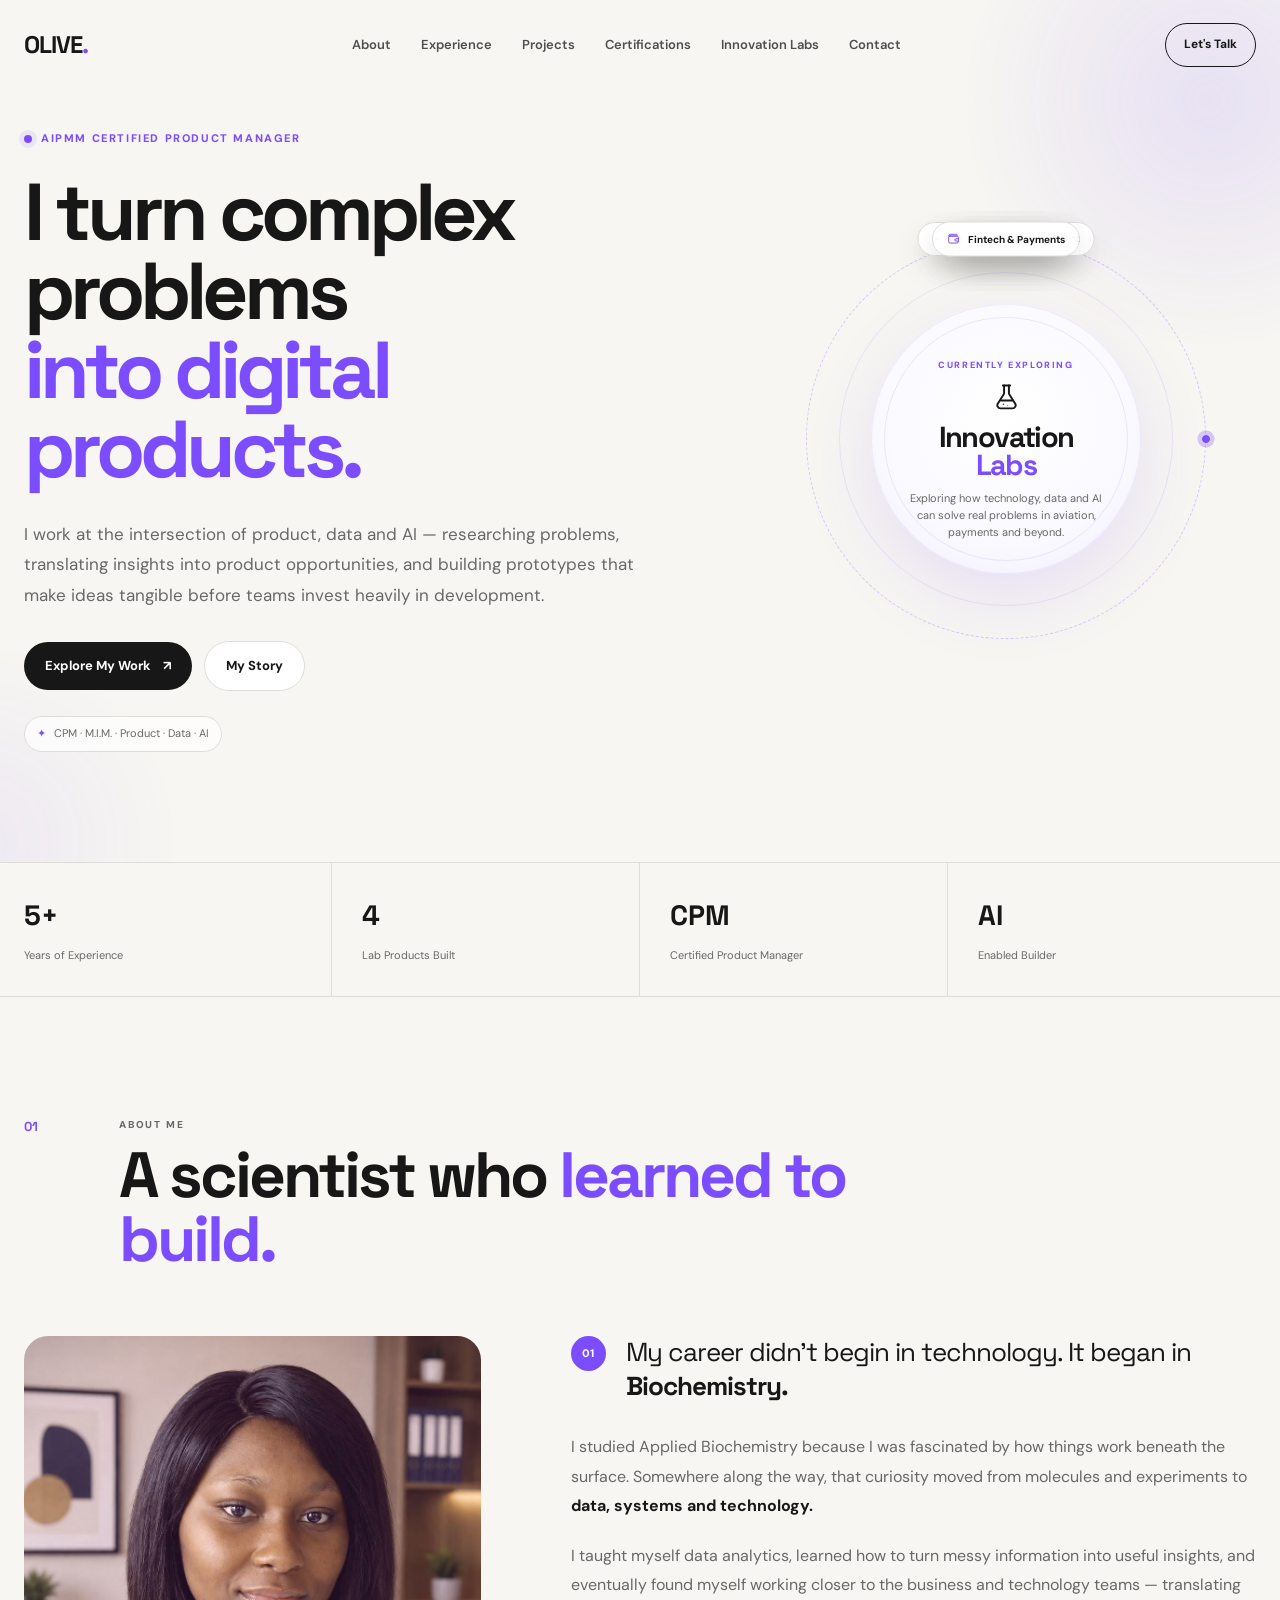
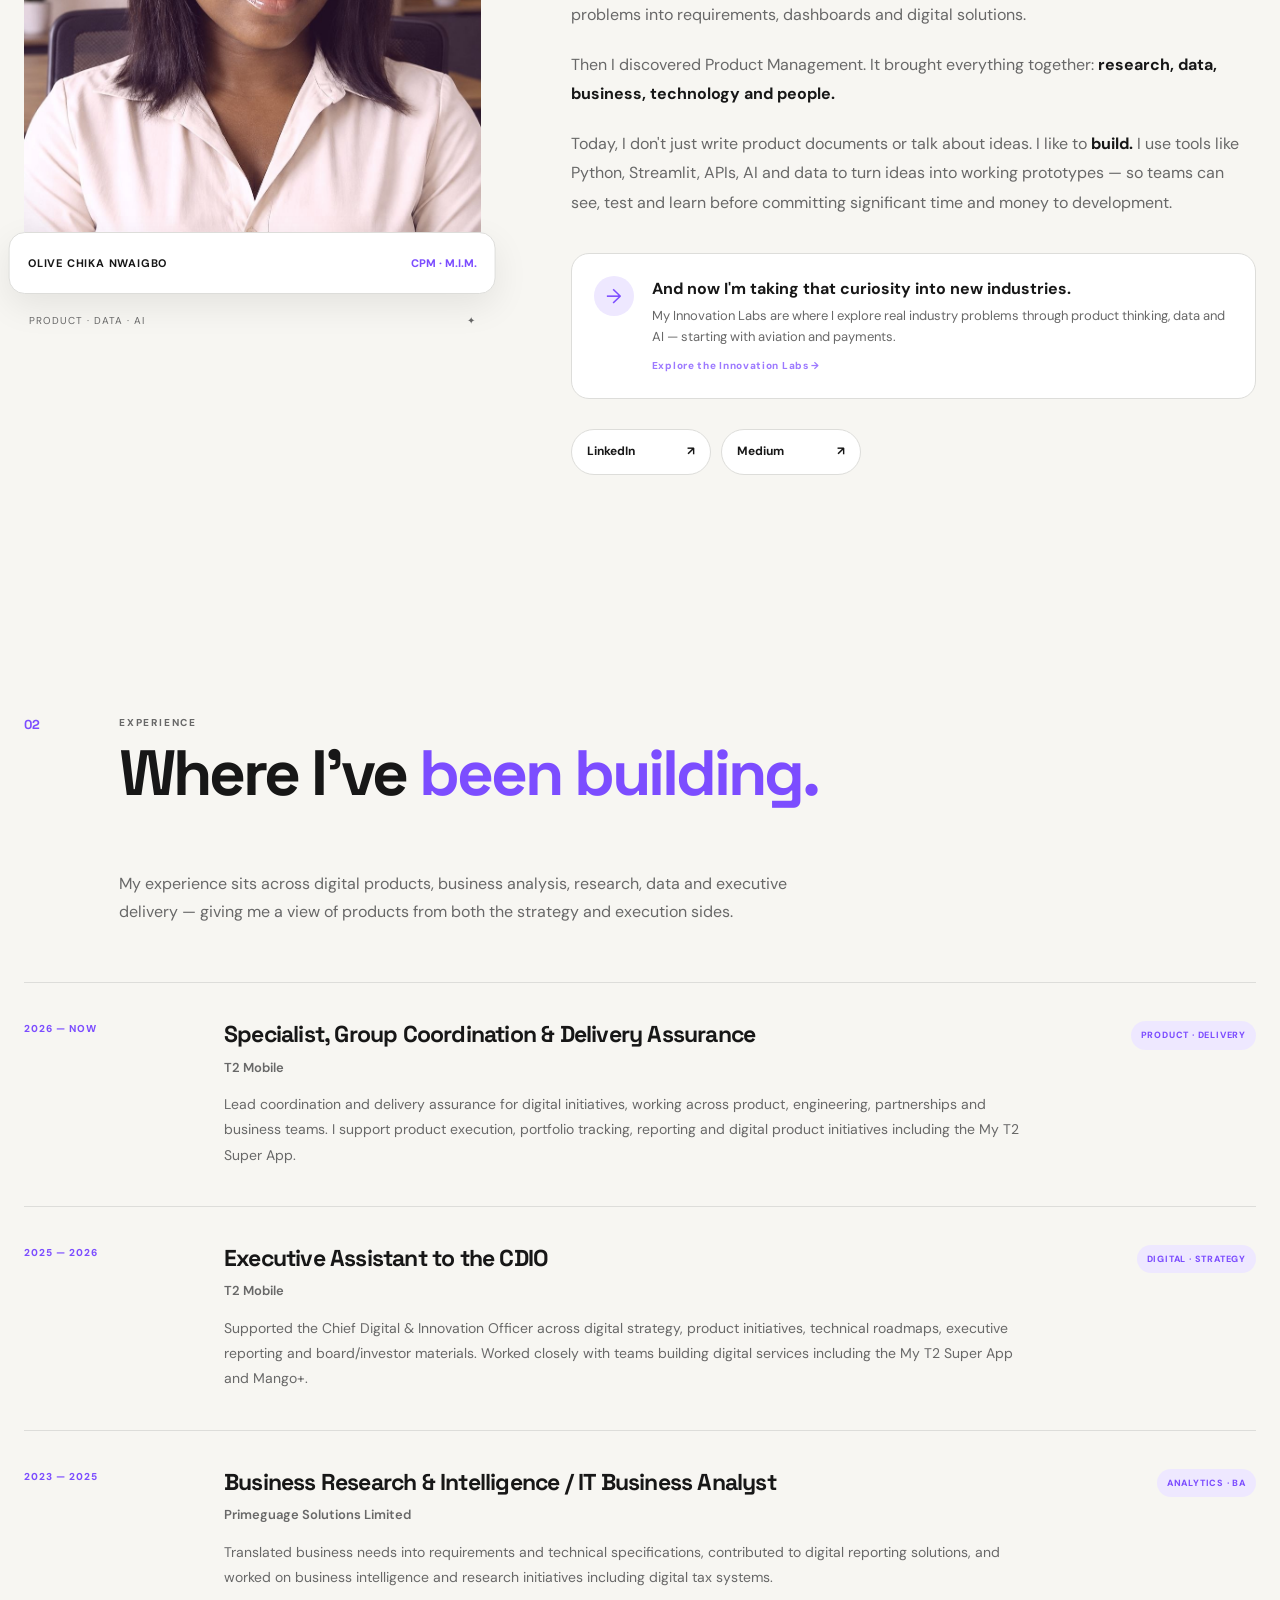
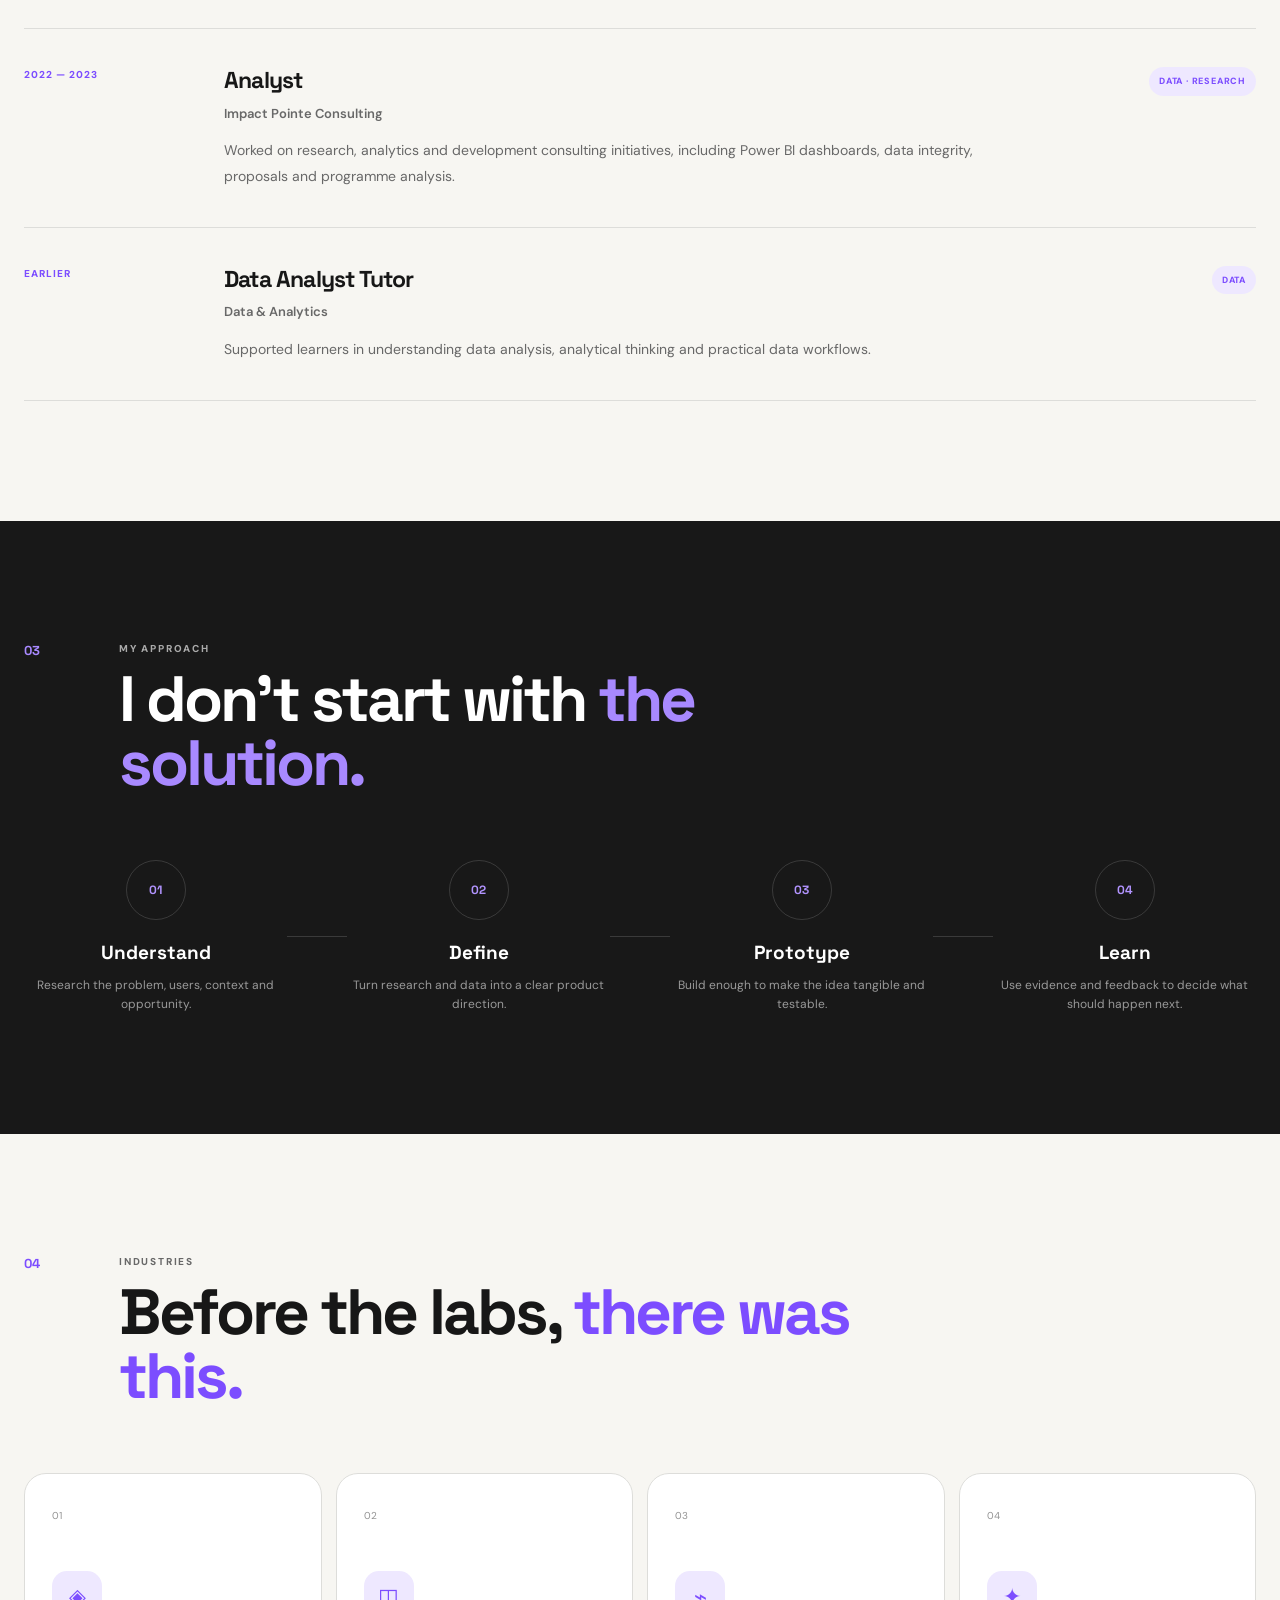
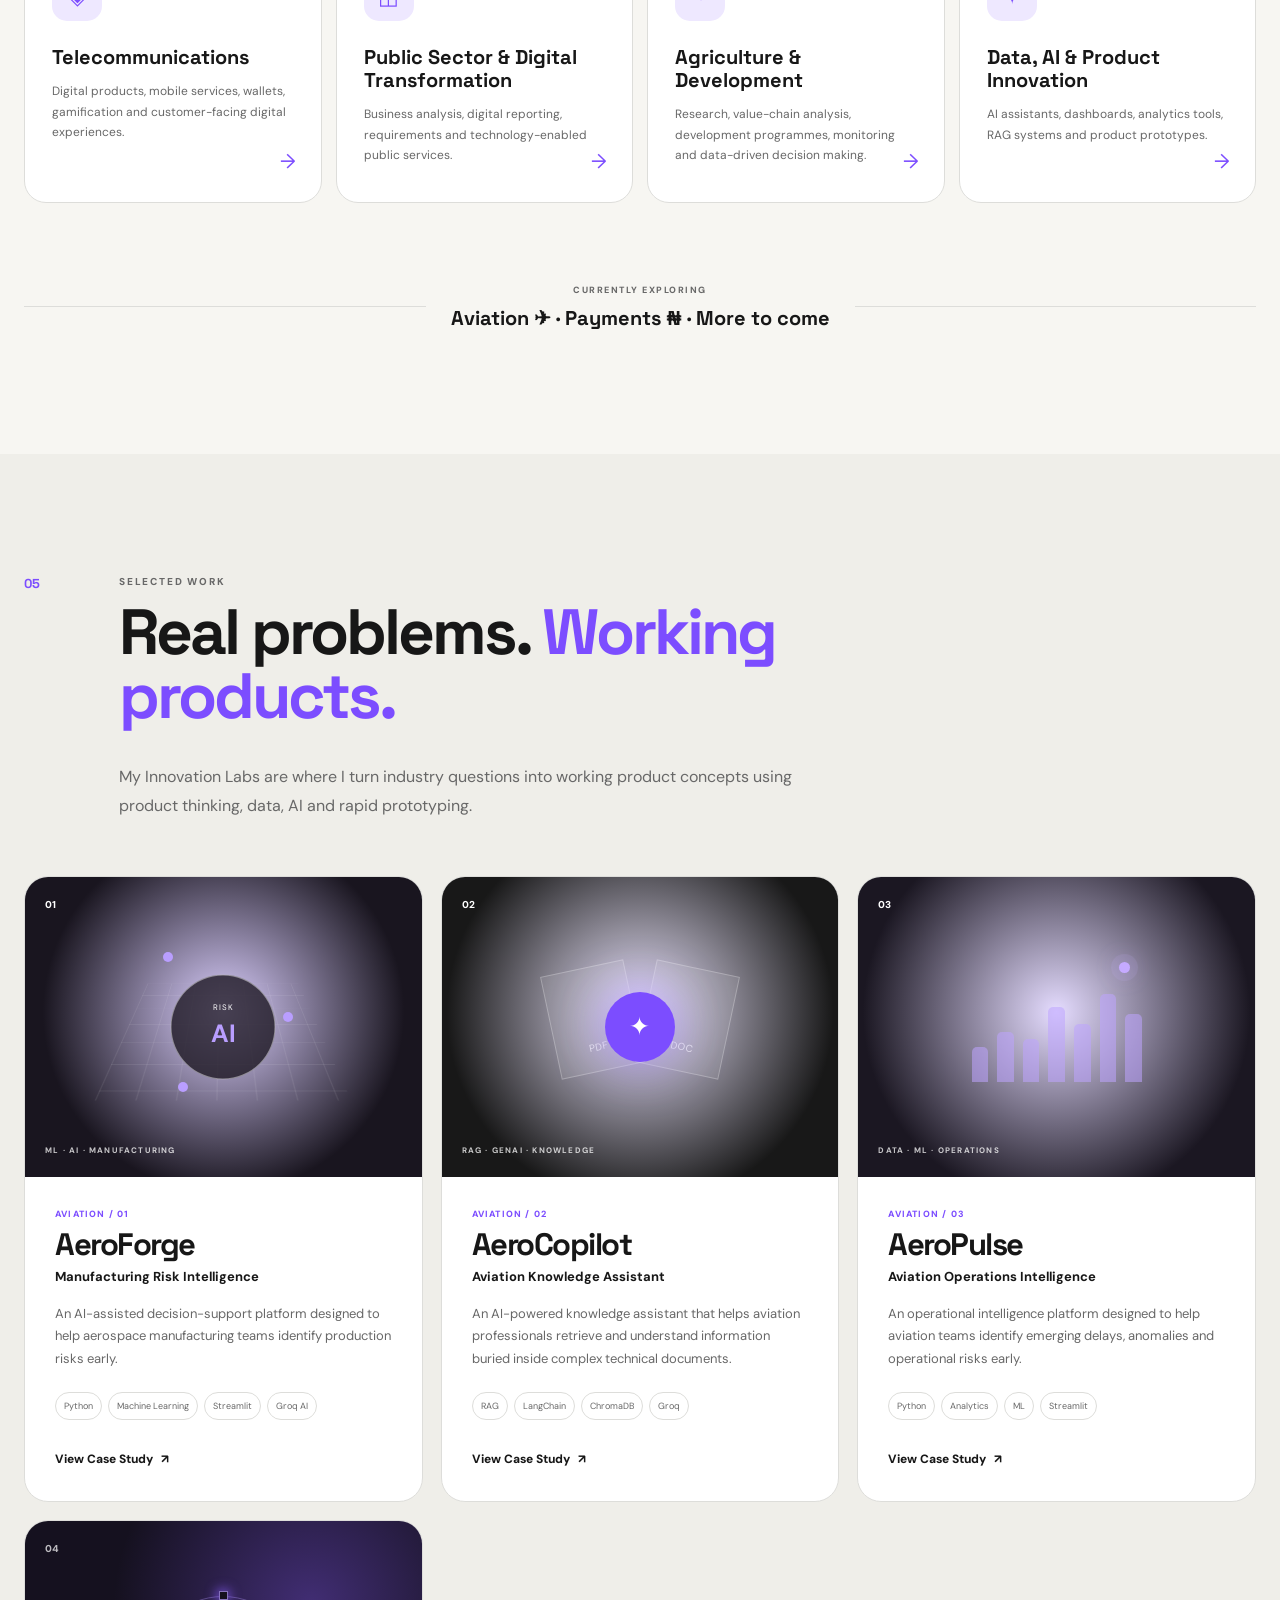
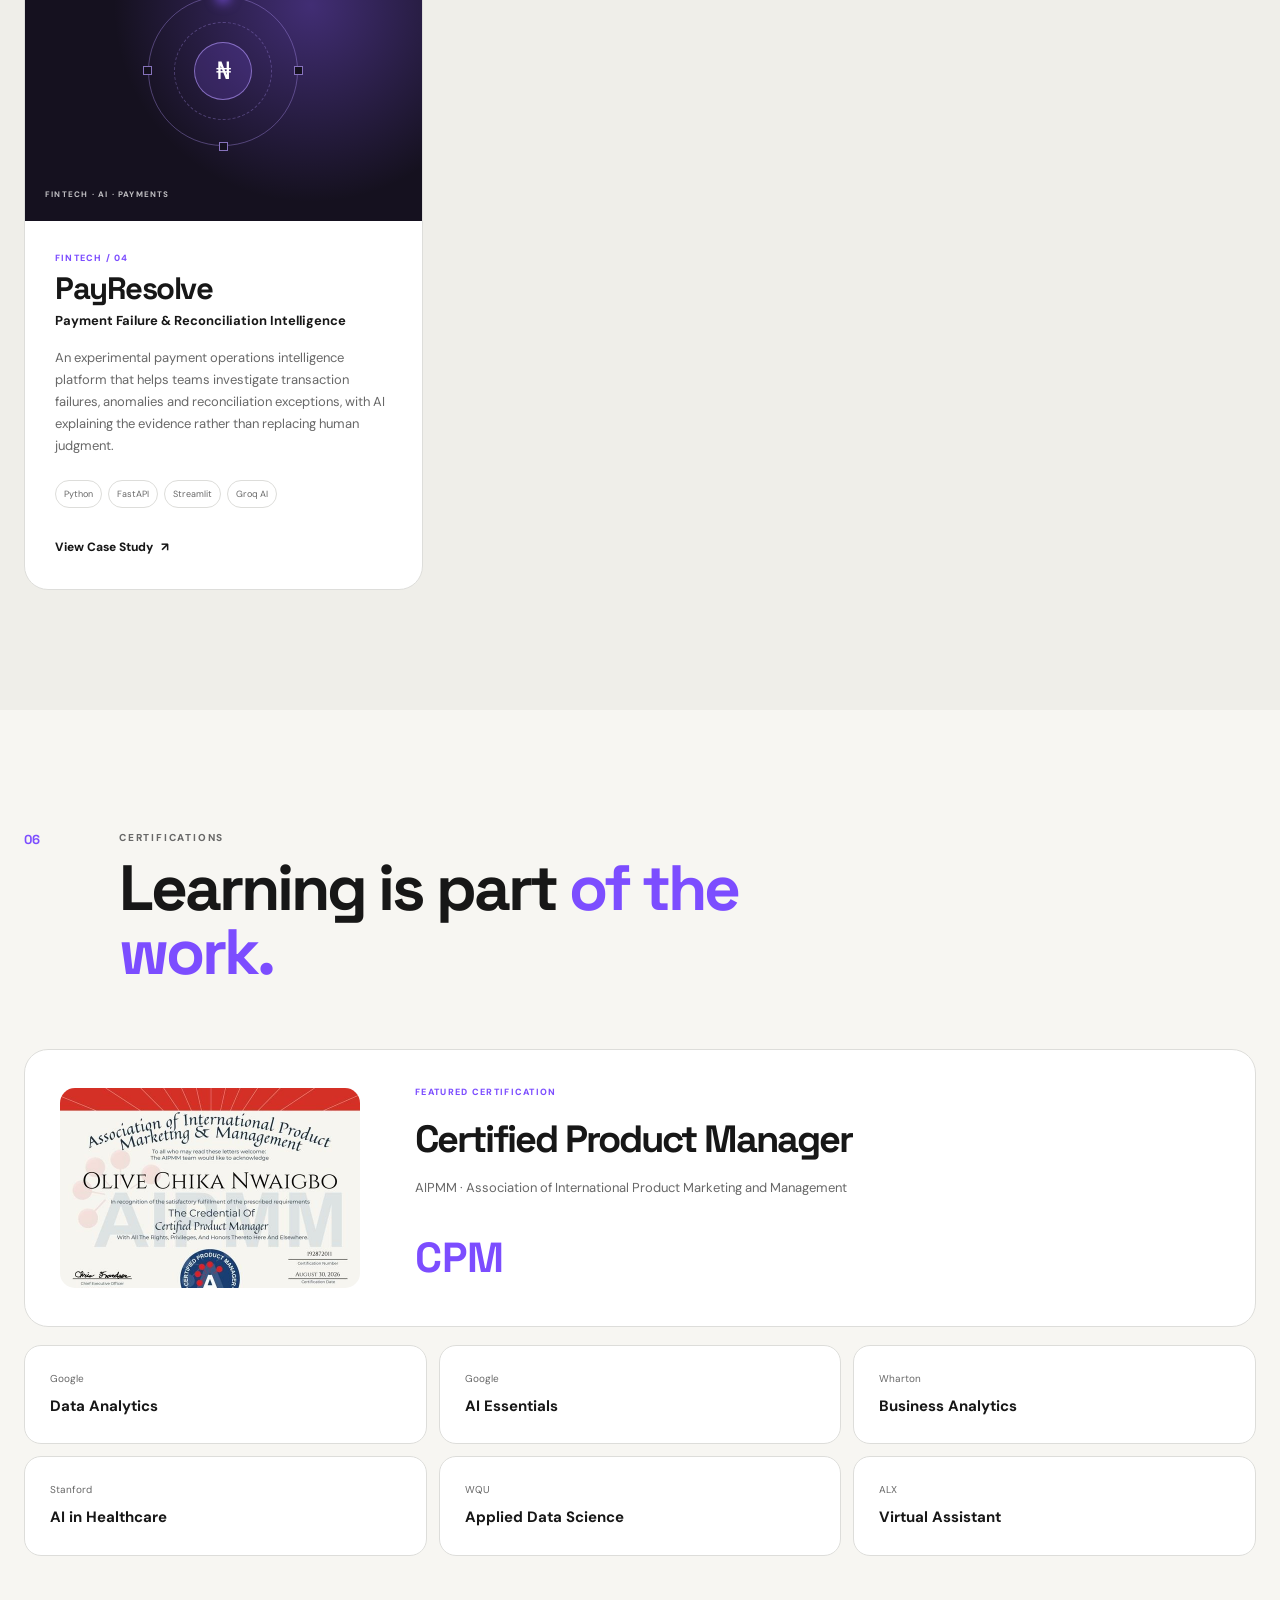
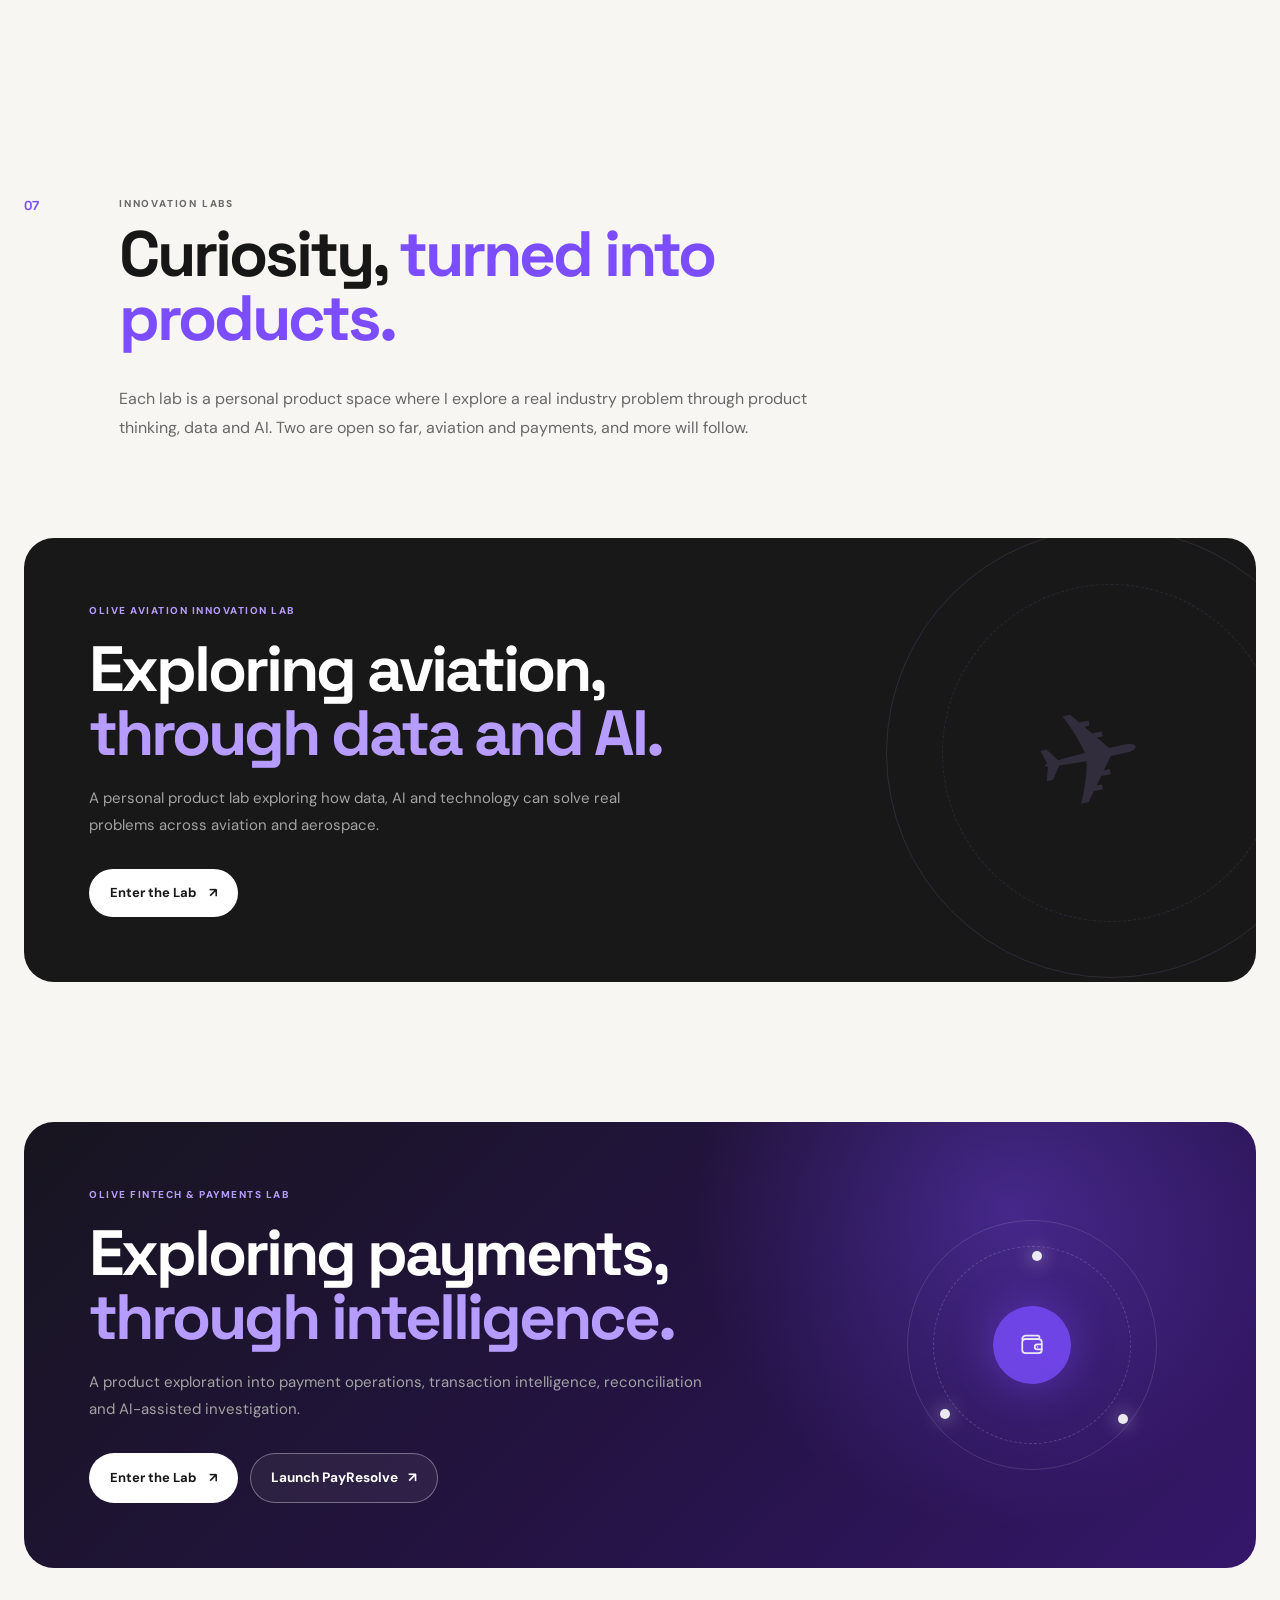
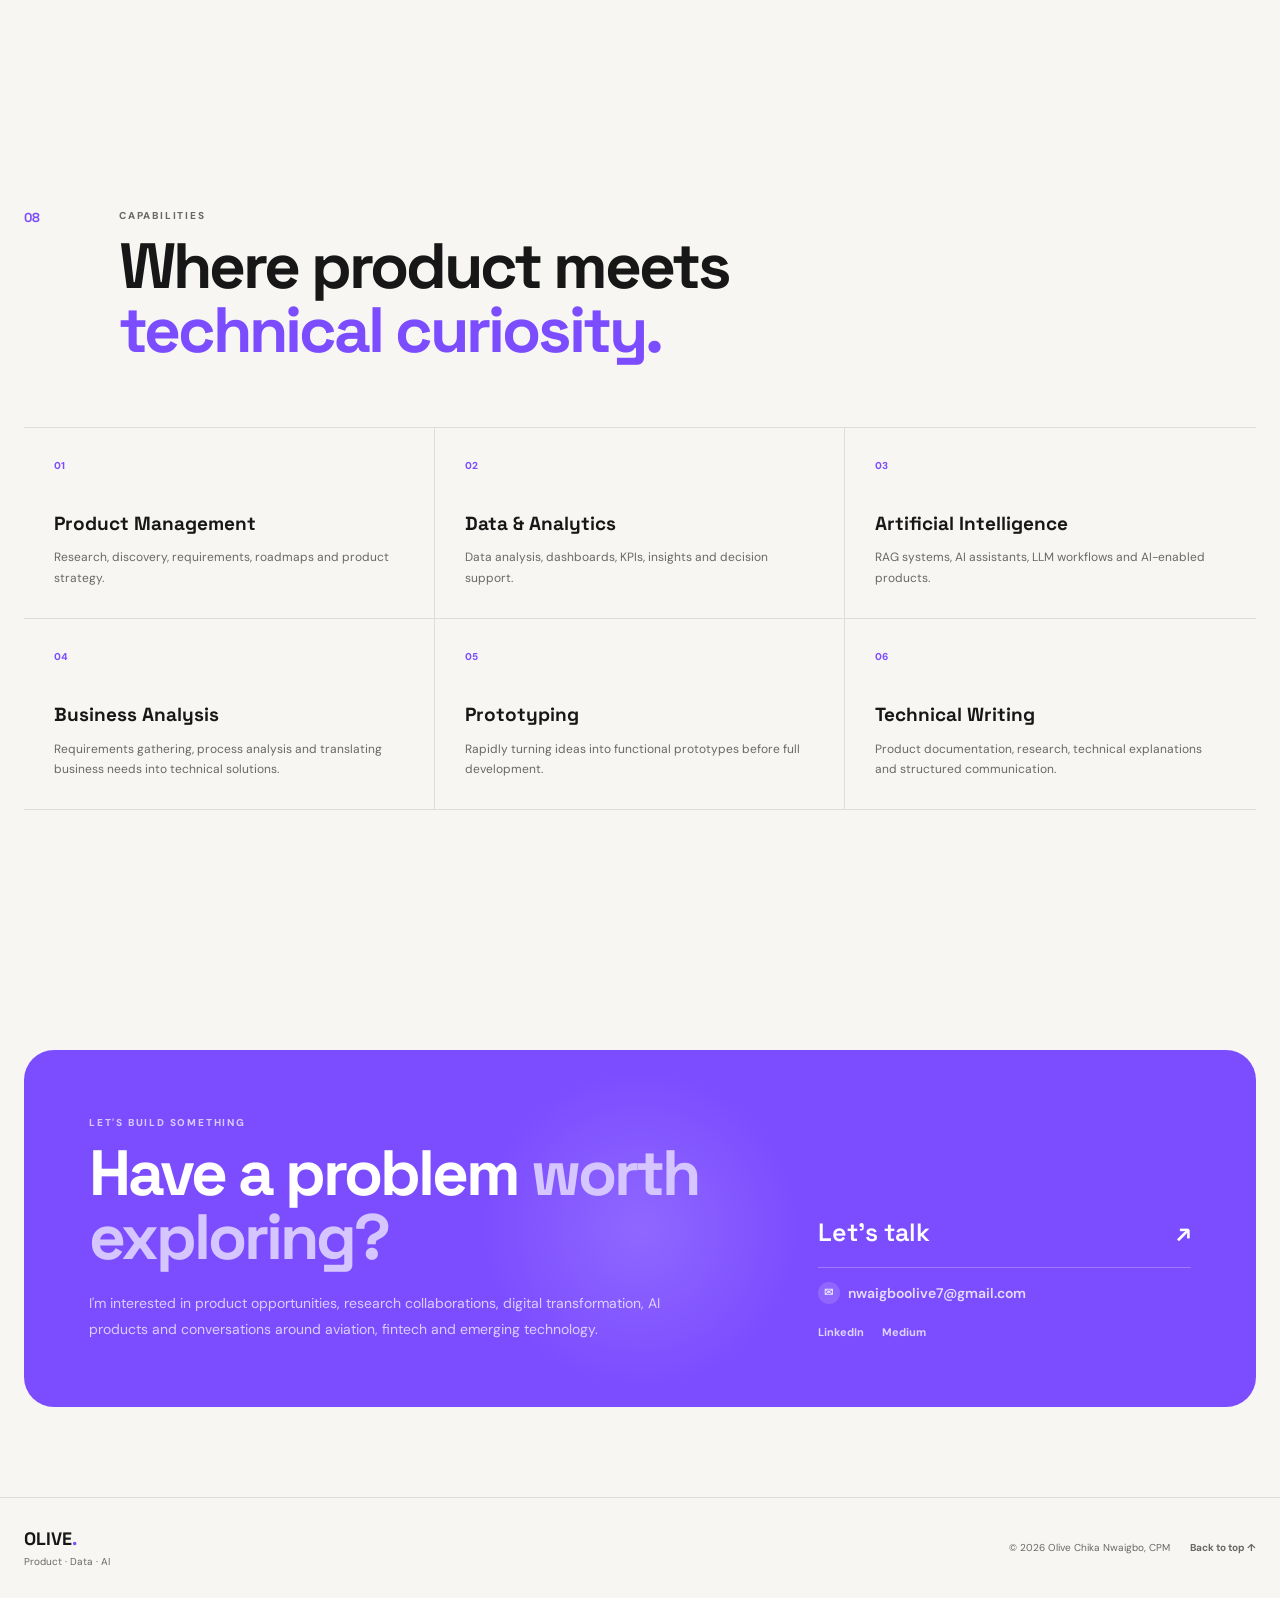
<file: index.html>
<!DOCTYPE html>
<html lang="en">
<head>

    <meta charset="UTF-8">

    <meta
        name="viewport"
        content="width=device-width, initial-scale=1.0"
    >

    <title>
        Olive Chika Nwaigbo, CPM | Product · Data · AI
    </title>

    <meta
        name="description"
        content="Olive Chika Nwaigbo is an AIPMM Certified Product Manager, Data Analyst, Business Analyst and AI-enabled builder creating digital products from research, data and ideas."
    >

    <link
        rel="stylesheet"
        href="css/style.css"
    >

    <link
        rel="preconnect"
        href="https://fonts.googleapis.com"
    >

    <link
        rel="preconnect"
        href="https://fonts.gstatic.com"
        crossorigin
    >

    <link
        href="https://fonts.googleapis.com/css2?family=DM+Sans:wght@400;500;600;700&family=Space+Grotesk:wght@400;500;600;700&display=swap"
        rel="stylesheet"
    >

    <!-- =========================================================
         PAYRESOLVE PROJECT CARD
         Styles for the new card's visual. You can move this block
         into css/style.css whenever you like.
    ========================================================== -->

    <style>

        .project-visual-payresolve {
            background:
                radial-gradient(
                    circle at 72% 28%,
                    rgba(138, 92, 255, 0.38),
                    transparent 55%
                ),
                #15111f;
            color: #ffffff;
        }

        .project-visual-payresolve .project-number,
        .project-visual-payresolve .project-type {
            color: rgba(255, 255, 255, 0.72);
        }

        .payresolve-graphic {
            position: relative;
            min-height: 190px;
        }

        .pr-orbit {
            position: absolute;
            left: 50%;
            top: 50%;
            width: 150px;
            height: 150px;
            margin: -75px 0 0 -75px;
        }

        .pr-ring,
        .pr-ring-inner {
            position: absolute;
            border-radius: 50%;
        }

        .pr-ring {
            inset: 0;
            border: 1px solid rgba(183, 156, 255, 0.35);
        }

        .pr-ring-inner {
            inset: 26px;
            border: 1px dashed rgba(183, 156, 255, 0.3);
        }

        .pr-track {
            position: absolute;
            inset: 0;
            animation: pr-spin 8s linear infinite;
        }

        .pr-track i {
            position: absolute;
            top: -4px;
            left: 50%;
            width: 8px;
            height: 8px;
            margin-left: -4px;
            border-radius: 50%;
            background: #ffffff;
            box-shadow: 0 0 12px 3px rgba(138, 92, 255, 0.85);
        }

        .pr-core {
            position: absolute;
            left: 50%;
            top: 50%;
            width: 58px;
            height: 58px;
            margin: -29px 0 0 -29px;
            border-radius: 50%;
            border: 1px solid rgba(183, 156, 255, 0.6);
            background: rgba(138, 92, 255, 0.18);

            display: grid;
            place-items: center;

            font-size: 24px;
            font-weight: 300;
            line-height: 1;
            color: #ffffff;

            animation: pr-glow 3.6s ease-in-out infinite alternate;
        }

        /* four stages: detect, reconcile, classify, explain */
        .pr-node {
            position: absolute;
            width: 9px;
            height: 9px;
            border: 1px solid rgba(183, 156, 255, 0.7);
            background: #15111f;
            animation: pr-node 8s ease-in-out infinite;
        }

        .pr-node-1 { top: -5px;    left: 50%; margin-left: -4.5px; }
        .pr-node-2 { right: -5px;  top: 50%;  margin-top: -4.5px;  animation-delay: 2s; }
        .pr-node-3 { bottom: -5px; left: 50%; margin-left: -4.5px; animation-delay: 4s; }
        .pr-node-4 { left: -5px;   top: 50%;  margin-top: -4.5px;  animation-delay: 6s; }

        @keyframes pr-spin {
            to { transform: rotate(360deg); }
        }

        @keyframes pr-glow {
            from { box-shadow: 0 0 18px rgba(138, 92, 255, 0.2); }
            to   { box-shadow: 0 0 42px rgba(138, 92, 255, 0.55); }
        }

        @keyframes pr-node {
            0%, 2% {
                background: #15111f;
                box-shadow: none;
            }
            6%, 18% {
                background: #b79cff;
                box-shadow: 0 0 12px rgba(183, 156, 255, 0.9);
            }
            26%, 100% {
                background: #15111f;
                box-shadow: none;
            }
        }

        @media (prefers-reduced-motion: reduce) {
            .pr-track,
            .pr-core,
            .pr-node {
                animation: none;
            }
        }


        /* =========================================================
           FIXES
           - the fintech-lab orbit ring, its dot and its nodes now
             move (the class existed but had no animation set)
           - the gap between the labs intro and the first lab
             banner is tightened
           - the two new hero orbit labels (Aviation, Fintech &
             Payments) reuse .industry-orbit's look
        ========================================================== */

        .fintech-symbol-ring {
            animation: fintech-spin 26s linear infinite;
        }

        .fintech-symbol-center {
            animation: fintech-breathe 4s ease-in-out infinite alternate;
        }

        .fintech-node {
            animation: fintech-node-pulse 9s ease-in-out infinite;
        }

        .fintech-node-one   { animation-delay: 0.3s; }
        .fintech-node-two   { animation-delay: 3.3s; }
        .fintech-node-three { animation-delay: 6.3s; }

        @keyframes fintech-spin {
            to { transform: rotate(360deg); }
        }

        @keyframes fintech-breathe {
            from { box-shadow: 0 0 24px rgba(138, 92, 255, 0.25); }
            to   { box-shadow: 0 0 52px rgba(138, 92, 255, 0.55); }
        }

        @keyframes fintech-node-pulse {
            0%, 4%    { opacity: 0.55; transform: scale(1); }
            10%, 26%  { opacity: 1;    transform: scale(1.6); }
            32%, 100% { opacity: 0.55; transform: scale(1); }
        }

        @media (prefers-reduced-motion: reduce) {
            .fintech-symbol-ring,
            .fintech-symbol-center,
            .fintech-node {
                animation: none;
            }
        }

        .labs-intro-section {
            padding-bottom: 20px !important;
        }

        #aviation-lab.lab-section {
            padding-top: 20px !important;
        }

        /* Aviation now orbits using .industry-orbit's own offset-path
           system, same as Telecom/Public Sector/Agriculture/Data —
           see .orbit-aviation's animation-delay in css/style.css.
           The centre lab icon is also fixed at the source now (see
           .plane-icon in css/style.css), so no overrides are needed
           here for either. */

        .exploration-visual .exploration-center .exploration-content h2 {
            margin: 0 0 12px !important;
        }

        .exploration-visual .exploration-center .exploration-content p {
            margin: 0 !important;
        }

    </style>

</head>


<body>

<!-- Icon sprite: wallet (used for payments / fintech in place of the ₦ sign) -->
<svg width="0" height="0" style="position:absolute" aria-hidden="true" focusable="false">
    <symbol id="icon-wallet" viewBox="0 0 24 24">
        <path d="M5 6.5h12.3a1.6 1.6 0 0 0 0-3.2H6.3A3.3 3.3 0 0 0 3 6.6"/>
        <rect x="3" y="6.5" width="18" height="13" rx="3"/>
        <path d="M21 11.5h-4.2a2.25 2.25 0 0 0 0 4.5H21"/>
        <circle cx="17" cy="13.75" r="0.7" fill="currentColor" stroke="none"/>
    </symbol>
    <!-- Lab flask icon — used at the centre of the hero "Innovation
         Labs" orbit in place of the ⚗ character -->
    <symbol id="icon-lab" viewBox="0 0 24 24">
        <path d="M9 2h6"/>
        <path d="M10 2v6.3a2.2 2.2 0 0 1-.4 1.25L4.9 16.9A2.6 2.6 0 0 0 7 21h10a2.6 2.6 0 0 0 2.1-4.1l-4.7-7.35A2.2 2.2 0 0 1 14 8.3V2"/>
        <path d="M7.3 14.5h9.4"/>
        <circle cx="9.5" cy="17.5" r="0.6" fill="currentColor" stroke="none"/>
        <circle cx="13" cy="18.7" r="0.4" fill="currentColor" stroke="none"/>
    </symbol>
</svg>


<!-- =========================================================
     NAVIGATION
========================================================= -->

<header class="site-header">

    <div class="container nav-container">

        <a
            href="#top"
            class="logo"
        >
            OLIVE<span>.</span>
        </a>


        <nav class="main-nav">

            <a href="#about">
                About
            </a>

            <a href="#experience">
                Experience
            </a>

            <a href="#projects">
                Projects
            </a>

            <a href="#certifications">
                Certifications
            </a>

            <a href="#innovation-lab">
                Innovation Labs
            </a>

            <a href="#contact">
                Contact
            </a>

        </nav>


        <a
            href="#contact"
            class="nav-button"
        >
            Let's Talk
        </a>

    </div>

</header>



<main id="top">


<!-- =========================================================
     HERO
========================================================= -->

<section class="hero">

    <div class="hero-background hero-background-one"></div>

    <div class="hero-background hero-background-two"></div>


    <div class="container hero-content">


        <!-- HERO TEXT -->

        <div class="hero-text">


            <div class="eyebrow">

                <span class="eyebrow-dot"></span>

                AIPMM CERTIFIED PRODUCT MANAGER

            </div>


            <h1>

                I turn complex problems

                <span>
                    into digital products.
                </span>

            </h1>


            <p class="hero-description">

                I work at the intersection of product, data and AI —
                researching problems, translating insights into product
                opportunities, and building prototypes that make ideas
                tangible before teams invest heavily in development.

            </p>


            <div class="hero-actions">


                <a
                    href="#projects"
                    class="button button-primary"
                >

                    Explore My Work

                    <span>
                        ↗
                    </span>

                </a>


                <a
                    href="#about"
                    class="button button-secondary"
                >

                    My Story

                </a>


            </div>


            <div class="hero-badge">

                <span>
                    ✦
                </span>

                CPM · M.I.M. · Product · Data · AI

            </div>


        </div>



        <!-- =================================================
             HERO EXPLORATION VISUAL
        ================================================== -->

        <div class="exploration-visual">


            <!-- MAIN ORBIT -->

            <div class="exploration-orbit"></div>


            <!-- ORBITING DOTS -->

            <div class="orbit-dot orbit-dot-one"></div>

            <div class="orbit-dot orbit-dot-two"></div>

            <div class="orbit-dot orbit-dot-three"></div>

            <div class="orbit-dot orbit-dot-four"></div>


            <!-- INDUSTRY ORBIT LABELS -->

            <div class="industry-orbit orbit-telecom">

                <span class="orbit-icon">
                    ◈
                </span>

                Telecommunications

            </div>


            <div class="industry-orbit orbit-public">

                <span class="orbit-icon">
                    ◫
                </span>

                Public Sector

            </div>


            <div class="industry-orbit orbit-agriculture">

                <span class="orbit-icon">
                    ⌁
                </span>

                Agriculture & Development

            </div>


            <div class="industry-orbit orbit-data">

                <span class="orbit-icon">
                    ✦
                </span>

                Data · AI · Product

            </div>


            <!-- Aviation and Fintech & Payments orbit alongside
                 Telecommunications, Public Sector, Agriculture and
                 Data · AI · Product using the shared .industry-orbit
                 rotation system in css/style.css. -->

            <div class="industry-orbit orbit-aviation">

                <span class="orbit-icon">
                    ✈
                </span>

                Aviation

            </div>


            <div class="industry-orbit orbit-fintech">

                <span class="orbit-icon">
                    <svg width="13" height="13" style="vertical-align:-2px;fill:none;stroke:currentColor;stroke-width:1.8;stroke-linecap:round;stroke-linejoin:round;">
                        <use href="#icon-wallet"></use>
                    </svg>
                </span>

                Fintech & Payments

            </div>



            <!-- CENTRAL INNOVATION LABS -->

            <div class="exploration-center">


                <div class="center-ring"></div>


                <div class="exploration-content">


                    <span class="exploration-label">

                        CURRENTLY EXPLORING

                    </span>


                    <div class="plane-icon">

                        <svg width="30" height="30" viewBox="0 0 24 24" style="fill:none;stroke:currentColor;stroke-width:1.6;stroke-linecap:round;stroke-linejoin:round;">
                            <use href="#icon-lab"></use>
                        </svg>

                    </div>


                    <h2>

                        Innovation

                        <br>

                        <span>
                            Labs
                        </span>

                    </h2>


                    <p>

                        Exploring how technology, data and AI can
                        solve real problems in aviation, payments
                        and beyond.

                    </p>


                </div>


            </div>


        </div>

    </div>

</section>



<!-- =========================================================
     QUICK STATS
========================================================= -->

<section class="stats-section">

    <div class="container stats-grid">


        <div class="stat-card">

            <strong>
                5+
            </strong>

            <span>
                Years of Experience
            </span>

        </div>


        <div class="stat-card">

            <strong>
                4
            </strong>

            <span>
                Lab Products Built
            </span>

        </div>


        <div class="stat-card">

            <strong>
                CPM
            </strong>

            <span>
                Certified Product Manager
            </span>

        </div>


        <div class="stat-card">

            <strong>
                AI
            </strong>

            <span>
                Enabled Builder
            </span>

        </div>


    </div>

</section>



<!-- =========================================================
     ABOUT
========================================================= -->

<section
    class="section about-section"
    id="about"
>

    <div class="container">


        <div class="section-heading">


            <span class="section-number">
                01
            </span>


            <div>

                <span class="section-kicker">
                    ABOUT ME
                </span>


                <h2>

                    A scientist who

                    <span>
                        learned to build.
                    </span>

                </h2>

            </div>


        </div>



        <div class="about-grid">


            <!-- PHOTO -->

            <div class="about-photo-wrap">


                <div class="about-photo">


                    <img
                        src="assets/images/olive-professional.png"
                        alt="Olive Chika Nwaigbo"
                    >


                    <div class="photo-nameplate">


                        <strong>
                            OLIVE CHIKA NWAIGBO
                        </strong>


                        <span>
                            CPM · M.I.M.
                        </span>


                    </div>


                </div>


                <div class="photo-caption">

                    <span>
                        PRODUCT · DATA · AI
                    </span>

                    <span>
                        ✦
                    </span>

                </div>


            </div>



            <!-- STORY -->

            <div class="about-story">


                <div class="story-intro">

                    <span class="story-number">
                        01
                    </span>


                    <p>

                        My career didn't begin in technology.
                        It began in
                        <strong>
                            Biochemistry.
                        </strong>

                    </p>

                </div>



                <p>

                    I studied Applied Biochemistry because I was
                    fascinated by how things work beneath the surface.
                    Somewhere along the way, that curiosity moved from
                    molecules and experiments to
                    <strong>
                        data, systems and technology.
                    </strong>

                </p>



                <p>

                    I taught myself data analytics, learned how to turn
                    messy information into useful insights, and eventually
                    found myself working closer to the business and
                    technology teams — translating problems into
                    requirements, dashboards and digital solutions.

                </p>



                <p>

                    Then I discovered Product Management.
                    It brought everything together:
                    <strong>
                        research, data, business, technology and people.
                    </strong>

                </p>



                <p>

                    Today, I don't just write product documents or talk
                    about ideas. I like to
                    <strong>
                        build.
                    </strong>

                    I use tools like Python, Streamlit, APIs, AI and
                    data to turn ideas into working prototypes — so
                    teams can see, test and learn before committing
                    significant time and money to development.

                </p>



                <!-- =================================================
                     CLICKABLE INNOVATION LABS STORY
                ================================================== -->

                <div class="story-ending">


                    <span class="story-arrow">
                        →
                    </span>


                    <div>

                        <a
                            href="#innovation-lab"
                            class="lab-story-link"
                        >


                            <strong>
                                And now I'm taking that curiosity into new industries.
                            </strong>


                            <p>

                                My Innovation Labs are where I explore real
                                industry problems through product thinking,
                                data and AI — starting with aviation and
                                payments.

                            </p>


                            <span class="lab-story-cta">
                                Explore the Innovation Labs →
                            </span>


                        </a>

                    </div>


                </div>



                <!-- SOCIAL LINKS -->

                <div class="social-links">


                    <a
                        href="https://ng.linkedin.com/in/olive-chika-nwaigbo-cpm%C2%AE-mim-95707a151"
                        target="_blank"
                        rel="noopener noreferrer"
                        class="social-link"
                    >

                        <span>
                            LinkedIn
                        </span>

                        <span>
                            ↗
                        </span>

                    </a>



                    <a
                        href="https://medium.com/@nwaigboolive7"
                        target="_blank"
                        rel="noopener noreferrer"
                        class="social-link"
                    >

                        <span>
                            Medium
                        </span>

                        <span>
                            ↗
                        </span>

                    </a>


                </div>


            </div>

        </div>

    </div>

</section>



<!-- =========================================================
     EXPERIENCE
========================================================= -->

<section
    class="section experience-section"
    id="experience"
>

    <div class="container">


        <div class="section-heading">

            <span class="section-number">
                02
            </span>


            <div>

                <span class="section-kicker">
                    EXPERIENCE
                </span>


                <h2>

                    Where I've

                    <span>
                        been building.
                    </span>

                </h2>

            </div>

        </div>



        <div class="experience-intro">

            <p>

                My experience sits across digital products,
                business analysis, research, data and executive
                delivery — giving me a view of products from
                both the strategy and execution sides.

            </p>

        </div>



        <div class="experience-list">


            <!-- EXPERIENCE 01 -->

            <article class="experience-item">


                <div class="experience-year">
                    2026 — NOW
                </div>


                <div class="experience-main">


                    <div class="experience-top">


                        <div>

                            <h3>
                                Specialist, Group Coordination
                                & Delivery Assurance
                            </h3>


                            <span class="experience-company">
                                T2 Mobile
                            </span>

                        </div>


                        <span class="experience-tag">
                            PRODUCT · DELIVERY
                        </span>


                    </div>


                    <p>

                        Lead coordination and delivery assurance for
                        digital initiatives, working across product,
                        engineering, partnerships and business teams.
                        I support product execution, portfolio tracking,
                        reporting and digital product initiatives including
                        the My T2 Super App.

                    </p>


                </div>


            </article>



            <!-- EXPERIENCE 02 -->

            <article class="experience-item">


                <div class="experience-year">
                    2025 — 2026
                </div>


                <div class="experience-main">


                    <div class="experience-top">


                        <div>

                            <h3>
                                Executive Assistant to the CDIO
                            </h3>


                            <span class="experience-company">
                                T2 Mobile
                            </span>

                        </div>


                        <span class="experience-tag">
                            DIGITAL · STRATEGY
                        </span>


                    </div>


                    <p>

                        Supported the Chief Digital & Innovation Officer
                        across digital strategy, product initiatives,
                        technical roadmaps, executive reporting and
                        board/investor materials. Worked closely with
                        teams building digital services including the
                        My T2 Super App and Mango+.

                    </p>


                </div>


            </article>



            <!-- EXPERIENCE 03 -->

            <article class="experience-item">


                <div class="experience-year">
                    2023 — 2025
                </div>


                <div class="experience-main">


                    <div class="experience-top">


                        <div>

                            <h3>
                                Business Research & Intelligence /
                                IT Business Analyst
                            </h3>


                            <span class="experience-company">
                                Primeguage Solutions Limited
                            </span>

                        </div>


                        <span class="experience-tag">
                            ANALYTICS · BA
                        </span>


                    </div>


                    <p>

                        Translated business needs into requirements and
                        technical specifications, contributed to digital
                        reporting solutions, and worked on business
                        intelligence and research initiatives including
                        digital tax systems.

                    </p>


                </div>


            </article>



            <!-- EXPERIENCE 04 -->

            <article class="experience-item">


                <div class="experience-year">
                    2022 — 2023
                </div>


                <div class="experience-main">


                    <div class="experience-top">


                        <div>

                            <h3>
                                Analyst
                            </h3>


                            <span class="experience-company">
                                Impact Pointe Consulting
                            </span>

                        </div>


                        <span class="experience-tag">
                            DATA · RESEARCH
                        </span>


                    </div>


                    <p>

                        Worked on research, analytics and development
                        consulting initiatives, including Power BI
                        dashboards, data integrity, proposals and
                        programme analysis.

                    </p>


                </div>


            </article>



            <!-- EXPERIENCE 05 -->

            <article class="experience-item">


                <div class="experience-year">
                    EARLIER
                </div>


                <div class="experience-main">


                    <div class="experience-top">


                        <div>

                            <h3>
                                Data Analyst Tutor
                            </h3>


                            <span class="experience-company">
                                Data & Analytics
                            </span>

                        </div>


                        <span class="experience-tag">
                            DATA
                        </span>


                    </div>


                    <p>

                        Supported learners in understanding data analysis,
                        analytical thinking and practical data workflows.

                    </p>


                </div>


            </article>


        </div>

    </div>

</section>



<!-- =========================================================
     HOW I WORK
========================================================= -->

<section class="section process-section">

    <div class="container">


        <div class="section-heading">


            <span class="section-number">
                03
            </span>


            <div>

                <span class="section-kicker">
                    MY APPROACH
                </span>


                <h2>

                    I don't start with

                    <span>
                        the solution.
                    </span>

                </h2>

            </div>


        </div>



        <div class="process-flow">


            <div class="process-step">

                <div class="process-icon">
                    01
                </div>

                <h3>
                    Understand
                </h3>

                <p>
                    Research the problem, users,
                    context and opportunity.
                </p>

            </div>


            <div class="process-line"></div>


            <div class="process-step">

                <div class="process-icon">
                    02
                </div>

                <h3>
                    Define
                </h3>

                <p>
                    Turn research and data into
                    a clear product direction.
                </p>

            </div>


            <div class="process-line"></div>


            <div class="process-step">

                <div class="process-icon">
                    03
                </div>

                <h3>
                    Prototype
                </h3>

                <p>
                    Build enough to make the
                    idea tangible and testable.
                </p>

            </div>


            <div class="process-line"></div>


            <div class="process-step">

                <div class="process-icon">
                    04
                </div>

                <h3>
                    Learn
                </h3>

                <p>
                    Use evidence and feedback
                    to decide what should happen next.
                </p>

            </div>


        </div>

    </div>

</section>



<!-- =========================================================
     INDUSTRIES
========================================================= -->

<section class="section industries-section">

    <div class="container">


        <div class="section-heading">


            <span class="section-number">
                04
            </span>


            <div>

                <span class="section-kicker">
                    INDUSTRIES
                </span>


                <h2>

                    Before the labs,

                    <span>
                        there was this.
                    </span>

                </h2>

            </div>


        </div>



        <div class="industry-grid">


            <article class="industry-card">


                <span class="industry-index">
                    01
                </span>


                <div class="industry-symbol">
                    ◈
                </div>


                <h3>
                    Telecommunications
                </h3>


                <p>

                    Digital products, mobile services,
                    wallets, gamification and customer-facing
                    digital experiences.

                </p>


                <span class="industry-arrow">
                    →
                </span>


            </article>



            <article class="industry-card">


                <span class="industry-index">
                    02
                </span>


                <div class="industry-symbol">
                    ◫
                </div>


                <h3>
                    Public Sector & Digital Transformation
                </h3>


                <p>

                    Business analysis, digital reporting,
                    requirements and technology-enabled
                    public services.

                </p>


                <span class="industry-arrow">
                    →
                </span>


            </article>



            <article class="industry-card">


                <span class="industry-index">
                    03
                </span>


                <div class="industry-symbol">
                    ⌁
                </div>


                <h3>
                    Agriculture & Development
                </h3>


                <p>

                    Research, value-chain analysis,
                    development programmes, monitoring
                    and data-driven decision making.

                </p>


                <span class="industry-arrow">
                    →
                </span>


            </article>



            <article class="industry-card">


                <span class="industry-index">
                    04
                </span>


                <div class="industry-symbol">
                    ✦
                </div>


                <h3>
                    Data, AI & Product Innovation
                </h3>


                <p>

                    AI assistants, dashboards, analytics
                    tools, RAG systems and product
                    prototypes.

                </p>


                <span class="industry-arrow">
                    →
                </span>


            </article>


        </div>



        <div class="aviation-transition">


            <span class="transition-line"></span>


            <div>

                <span>
                    CURRENTLY EXPLORING
                </span>


                <strong>
                    Aviation ✈ · Payments ₦ · More to come
                </strong>

            </div>


            <span class="transition-line"></span>


        </div>


    </div>

</section>



<!-- =========================================================
     PROJECTS — PRODUCTS BUILT IN THE INNOVATION LABS
========================================================= -->

<section
    class="section projects-section"
    id="projects"
>

    <div class="container">


        <div class="section-heading">


            <span class="section-number">
                05
            </span>


            <div>

                <span class="section-kicker">
                    SELECTED WORK
                </span>


                <h2>

                    Real problems.

                    <span>
                        Working products.
                    </span>


                </h2>


            </div>


        </div>



        <div class="projects-intro">

            <p>

                My Innovation Labs are where I turn industry
                questions into working product concepts using
                product thinking, data, AI and rapid prototyping.

            </p>

        </div>



        <div class="project-grid">


            <!-- =================================================
                 AEROFORGE
            ================================================== -->

            <article class="project-card">


                <div class="project-visual project-visual-aeroforge">


                    <span class="project-number">
                        01
                    </span>


                    <div class="project-graphic">


                        <div class="graphic-grid"></div>


                        <div class="risk-circle">

                            <span>
                                RISK
                            </span>

                            <strong>
                                AI
                            </strong>

                        </div>


                        <div class="graphic-node node-one"></div>

                        <div class="graphic-node node-two"></div>

                        <div class="graphic-node node-three"></div>


                    </div>


                    <span class="project-type">
                        ML · AI · MANUFACTURING
                    </span>


                </div>



                <div class="project-content">


                    <span class="project-label">
                        AVIATION / 01
                    </span>


                    <h3>
                        AeroForge
                    </h3>


                    <p class="project-tagline">
                        Manufacturing Risk Intelligence
                    </p>


                    <p>

                        An AI-assisted decision-support platform
                        designed to help aerospace manufacturing
                        teams identify production risks early.

                    </p>


                    <div class="project-tech">

                        <span>
                            Python
                        </span>

                        <span>
                            Machine Learning
                        </span>

                        <span>
                            Streamlit
                        </span>

                        <span>
                            Groq AI
                        </span>

                    </div>


                    <a
                        href="projects/aeroforge.html"
                        class="project-link"
                    >

                        View Case Study

                        <span>
                            ↗
                        </span>

                    </a>


                </div>


            </article>



            <!-- =================================================
                 AEROCOPILOT
            ================================================== -->

            <article class="project-card">


                <div class="project-visual project-visual-aerocopilot">


                    <span class="project-number">
                        02
                    </span>


                    <div class="project-graphic copilot-graphic">


                        <div class="document document-one">
                            PDF
                        </div>


                        <div class="document document-two">
                            DOC
                        </div>


                        <div class="copilot-core">
                            ✦
                        </div>


                        <div class="copilot-lines"></div>


                    </div>


                    <span class="project-type">
                        RAG · GENAI · KNOWLEDGE
                    </span>


                </div>



                <div class="project-content">


                    <span class="project-label">
                        AVIATION / 02
                    </span>


                    <h3>
                        AeroCopilot
                    </h3>


                    <p class="project-tagline">
                        Aviation Knowledge Assistant
                    </p>


                    <p>

                        An AI-powered knowledge assistant that
                        helps aviation professionals retrieve and
                        understand information buried inside
                        complex technical documents.

                    </p>


                    <div class="project-tech">

                        <span>
                            RAG
                        </span>

                        <span>
                            LangChain
                        </span>

                        <span>
                            ChromaDB
                        </span>

                        <span>
                            Groq
                        </span>

                    </div>


                    <a
                        href="projects/aerocopilot.html"
                        class="project-link"
                    >

                        View Case Study

                        <span>
                            ↗
                        </span>

                    </a>


                </div>


            </article>



            <!-- =================================================
                 AEROPULSE
            ================================================== -->

            <article class="project-card">


                <div class="project-visual project-visual-aeropulse">


                    <span class="project-number">
                        03
                    </span>


                    <div class="project-graphic pulse-graphic">


                        <div class="pulse-chart">

                            <span></span>

                            <span></span>

                            <span></span>

                            <span></span>

                            <span></span>

                            <span></span>

                            <span></span>

                        </div>


                        <div class="pulse-dot"></div>


                    </div>


                    <span class="project-type">
                        DATA · ML · OPERATIONS
                    </span>


                </div>



                <div class="project-content">


                    <span class="project-label">
                        AVIATION / 03
                    </span>


                    <h3>
                        AeroPulse
                    </h3>


                    <p class="project-tagline">
                        Aviation Operations Intelligence
                    </p>


                    <p>

                        An operational intelligence platform designed
                        to help aviation teams identify emerging
                        delays, anomalies and operational risks early.

                    </p>


                    <div class="project-tech">

                        <span>
                            Python
                        </span>

                        <span>
                            Analytics
                        </span>

                        <span>
                            ML
                        </span>

                        <span>
                            Streamlit
                        </span>

                    </div>


                    <a
                        href="projects/aeropulse.html"
                        class="project-link"
                    >

                        View Case Study

                        <span>
                            ↗
                        </span>

                    </a>


                </div>


            </article>



            <!-- =================================================
                 PAYRESOLVE
            ================================================== -->

            <article class="project-card">


                <div class="project-visual project-visual-payresolve">


                    <span class="project-number">
                        04
                    </span>


                    <div class="project-graphic payresolve-graphic">


                        <div class="pr-orbit">

                            <div class="pr-ring"></div>

                            <div class="pr-ring-inner"></div>

                            <div class="pr-track"><i></i></div>

                            <span class="pr-node pr-node-1"></span>
                            <span class="pr-node pr-node-2"></span>
                            <span class="pr-node pr-node-3"></span>
                            <span class="pr-node pr-node-4"></span>

                            <div class="pr-core">
                                ₦
                            </div>

                        </div>


                    </div>


                    <span class="project-type">
                        FINTECH · AI · PAYMENTS
                    </span>


                </div>



                <div class="project-content">


                    <span class="project-label">
                        FINTECH / 04
                    </span>


                    <h3>
                        PayResolve
                    </h3>


                    <p class="project-tagline">
                        Payment Failure & Reconciliation Intelligence
                    </p>


                    <p>

                        An experimental payment operations intelligence
                        platform that helps teams investigate transaction
                        failures, anomalies and reconciliation exceptions,
                        with AI explaining the evidence rather than
                        replacing human judgment.

                    </p>


                    <div class="project-tech">

                        <span>
                            Python
                        </span>

                        <span>
                            FastAPI
                        </span>

                        <span>
                            Streamlit
                        </span>

                        <span>
                            Groq AI
                        </span>

                    </div>


                    <a
                        href="projects/payresolve.html"
                        class="project-link"
                    >

                        View Case Study

                        <span>
                            ↗
                        </span>

                    </a>


                </div>


            </article>


        </div>

    </div>

</section>



<!-- =========================================================
     CERTIFICATIONS
========================================================= -->

<section
    class="section certifications-section"
    id="certifications"
>

    <div class="container">


        <div class="section-heading">


            <span class="section-number">
                06
            </span>


            <div>

                <span class="section-kicker">
                    CERTIFICATIONS
                </span>


                <h2>

                    Learning is part

                    <span>
                        of the work.
                    </span>


                </h2>


            </div>


        </div>



        <div class="featured-certification">


            <div class="featured-cert-image">


                <img
                    src="assets/images/certificates/aipmm-cpm.png"
                    alt="AIPMM Certified Product Manager certificate"
                >


            </div>



            <div class="featured-cert-content">


                <span class="cert-label">
                    FEATURED CERTIFICATION
                </span>


                <h3>
                    Certified Product Manager
                </h3>


                <p>

                    AIPMM · Association of International Product
                    Marketing and Management

                </p>


                <strong>
                    CPM
                </strong>


            </div>


        </div>



        <div class="certificate-grid">


            <div class="certificate-card">

                <span>
                    Google
                </span>

                <strong>
                    Data Analytics
                </strong>

            </div>


            <div class="certificate-card">

                <span>
                    Google
                </span>

                <strong>
                    AI Essentials
                </strong>

            </div>


            <div class="certificate-card">

                <span>
                    Wharton
                </span>

                <strong>
                    Business Analytics
                </strong>

            </div>


            <div class="certificate-card">

                <span>
                    Stanford
                </span>

                <strong>
                    AI in Healthcare
                </strong>

            </div>


            <div class="certificate-card">

                <span>
                    WQU
                </span>

                <strong>
                    Applied Data Science
                </strong>

            </div>


            <div class="certificate-card">

                <span>
                    ALX
                </span>

                <strong>
                    Virtual Assistant
                </strong>

            </div>


        </div>

    </div>

</section>



<!-- =========================================================
     INNOVATION LABS — GROUP HEADING
     Add each new lab as its own banner section below.
========================================================= -->

<section
    class="section labs-intro-section"
    id="innovation-lab"
>

    <div class="container">


        <div class="section-heading">


            <span class="section-number">
                07
            </span>


            <div>

                <span class="section-kicker">
                    INNOVATION LABS
                </span>


                <h2>

                    Curiosity,

                    <span>
                        turned into products.
                    </span>

                </h2>


            </div>


        </div>



        <div class="projects-intro">

            <p>

                Each lab is a personal product space where I explore
                a real industry problem through product thinking, data
                and AI. Two are open so far, aviation and payments,
                and more will follow.

            </p>

        </div>


    </div>

</section>



<!-- =========================================================
     AVIATION INNOVATION LAB
========================================================= -->

<section
    class="section lab-section"
    id="aviation-lab"
>

    <div class="container">


        <div class="lab-banner">


            <div class="lab-orbit-decoration"></div>


            <div class="lab-content">


                <span class="lab-kicker">
                    OLIVE AVIATION INNOVATION LAB
                </span>


                <h2>

                    Exploring aviation,

                    <span>
                        through data and AI.
                    </span>

                </h2>


                <p>

                    A personal product lab exploring how data,
                    AI and technology can solve real problems
                    across aviation and aerospace.

                </p>


                <a
                    href="labs/aviation.html"
                    class="button button-light"
                >

                    Enter the Lab

                    <span>
                        ↗
                    </span>

                </a>


            </div>


            <div class="lab-plane">
                ✈
            </div>


        </div>

    </div>

</section>

<!-- =========================================================
     FINTECH & PAYMENTS LAB
========================================================= -->

<section
    class="section lab-section fintech-lab-section"
    id="fintech-lab"
>

    <div class="container">

        <div class="lab-banner fintech-lab-banner">

            <div class="fintech-orbit-decoration"></div>

            <div class="lab-content">

                <span class="lab-kicker">
                    OLIVE FINTECH & PAYMENTS LAB
                </span>

                <h2>

                    Exploring payments,

                    <span>
                        through intelligence.
                    </span>

                </h2>

                <p>

                    A product exploration into payment operations,
                    transaction intelligence, reconciliation and
                    AI-assisted investigation.

                </p>

                <div class="fintech-lab-actions">

                    <a
                        href="labs/fintech.html"
                        class="button button-light"
                    >

                        Enter the Lab

                        <span>
                            ↗
                        </span>

                    </a>

                    <a
                        href="https://payresolve.streamlit.app"
                        target="_blank"
                        rel="noopener noreferrer"
                        class="button button-outline-light"
                    >

                        Launch PayResolve

                        <span>
                            ↗
                        </span>

                    </a>

                </div>

            </div>

            <div class="fintech-symbol">

                <div class="fintech-symbol-ring"></div>

                <div class="fintech-symbol-center">
                    <svg width="26" height="26" style="fill:none;stroke:currentColor;stroke-width:1.6;stroke-linecap:round;stroke-linejoin:round;">
                        <use href="#icon-wallet"></use>
                    </svg>
                </div>

                <span class="fintech-node fintech-node-one"></span>
                <span class="fintech-node fintech-node-two"></span>
                <span class="fintech-node fintech-node-three"></span>

            </div>

        </div>

    </div>

</section>

<!-- =========================================================
     CAPABILITIES
========================================================= -->

<section class="section capabilities-section">

    <div class="container">


        <div class="section-heading">


            <span class="section-number">
                08
            </span>


            <div>

                <span class="section-kicker">
                    CAPABILITIES
                </span>


                <h2>

                    Where product meets

                    <span>
                        technical curiosity.
                    </span>


                </h2>


            </div>


        </div>



        <div class="capabilities-grid">


            <div class="capability">

                <span>
                    01
                </span>

                <strong>
                    Product Management
                </strong>

                <p>
                    Research, discovery, requirements,
                    roadmaps and product strategy.
                </p>

            </div>



            <div class="capability">

                <span>
                    02
                </span>

                <strong>
                    Data & Analytics
                </strong>

                <p>
                    Data analysis, dashboards, KPIs,
                    insights and decision support.
                </p>

            </div>



            <div class="capability">

                <span>
                    03
                </span>

                <strong>
                    Artificial Intelligence
                </strong>

                <p>
                    RAG systems, AI assistants, LLM workflows
                    and AI-enabled products.
                </p>

            </div>



            <div class="capability">

                <span>
                    04
                </span>

                <strong>
                    Business Analysis
                </strong>

                <p>
                    Requirements gathering, process analysis
                    and translating business needs into
                    technical solutions.
                </p>

            </div>



            <div class="capability">

                <span>
                    05
                </span>

                <strong>
                    Prototyping
                </strong>

                <p>
                    Rapidly turning ideas into functional
                    prototypes before full development.
                </p>

            </div>



            <div class="capability">

                <span>
                    06
                </span>

                <strong>
                    Technical Writing
                </strong>

                <p>
                    Product documentation, research,
                    technical explanations and structured
                    communication.
                </p>

            </div>


        </div>

    </div>

</section>



<!-- =========================================================
     CONTACT
========================================================= -->

<section
    class="section contact-section"
    id="contact"
>

    <div class="container">


        <div class="contact-card">


            <div class="contact-left">


                <span class="section-kicker">
                    LET'S BUILD SOMETHING
                </span>


                <h2>

                    Have a problem

                    <span>
                        worth exploring?
                    </span>

                </h2>


                <p>

                    I'm interested in product opportunities,
                    research collaborations, digital transformation,
                    AI products and conversations around aviation,
                    fintech and emerging technology.

                </p>


            </div>



            <div class="contact-right">


                <a
                    href="mailto:nwaigboolive7@gmail.com"
                    class="contact-email"
                >

                    Let's talk

                    <span>
                        ↗
                    </span>

                </a>


                <a
                    href="mailto:nwaigboolive7@gmail.com"
                    class="contact-email-address"
                >

                    <span class="contact-email-icon">
                        ✉
                    </span>

                    nwaigboolive7@gmail.com

                </a>


                <div class="contact-socials">


                    <a
                        href="https://ng.linkedin.com/in/olive-chika-nwaigbo-cpm%C2%AE-mim-95707a151"
                        target="_blank"
                        rel="noopener noreferrer"
                    >
                        LinkedIn
                    </a>


                    <a
                        href="https://medium.com/@nwaigboolive7"
                        target="_blank"
                        rel="noopener noreferrer"
                    >
                        Medium
                    </a>


                </div>


            </div>


        </div>

    </div>

</section>


</main>



<!-- =========================================================
     FOOTER
========================================================= -->

<footer class="site-footer">


    <div class="container footer-inner">


        <div>


            <strong>
                OLIVE<span>.</span>
            </strong>


            <p>
                Product · Data · AI
            </p>


        </div>


        <p>
            © 2026 Olive Chika Nwaigbo, CPM
        </p>


        <a href="#top">
            Back to top ↑
        </a>


    </div>


</footer>



<!-- =========================================================
     JAVASCRIPT
========================================================= -->

<script src="js/script.js"></script>


<!-- =========================================================
     STAT COUNT-UP
     Animates the "5+", "4", "CPM", "AI" quick-stat numbers
     when they scroll into view.
========================================================= -->

<script>
document.addEventListener("DOMContentLoaded", function () {

    var statEls = document.querySelectorAll(".stat-card strong");

    if (!statEls.length) {
        return;
    }

    var statObserver = new IntersectionObserver(function (entries) {

        entries.forEach(function (entry) {

            if (entry.isIntersecting) {
                animateStat(entry.target);
                statObserver.unobserve(entry.target);
            }

        });

    }, { threshold: .6 });

    statEls.forEach(function (el) {
        statObserver.observe(el);
    });


    function animateStat(el) {

        var raw = el.textContent.trim();
        var match = raw.match(/^(\d+)(\D*)$/);

        // Non-numeric stats (CPM, AI) get a pop-in instead of a count
        if (!match) {
            el.classList.add("stat-text-reveal");
            return;
        }

        var target = parseInt(match[1], 10);
        var suffix = match[2];
        var duration = 1100;
        var start = null;

        el.classList.add("is-counting");

        function step(timestamp) {

            if (!start) {
                start = timestamp;
            }

            var progress = Math.min((timestamp - start) / duration, 1);
            var eased = 1 - Math.pow(1 - progress, 3);

            el.textContent = Math.round(eased * target) + suffix;

            if (progress < 1) {
                requestAnimationFrame(step);
            } else {
                el.textContent = target + suffix;
                el.classList.remove("is-counting");
            }

        }

        requestAnimationFrame(step);

    }

});
</script>


</body>
</html>
</file>
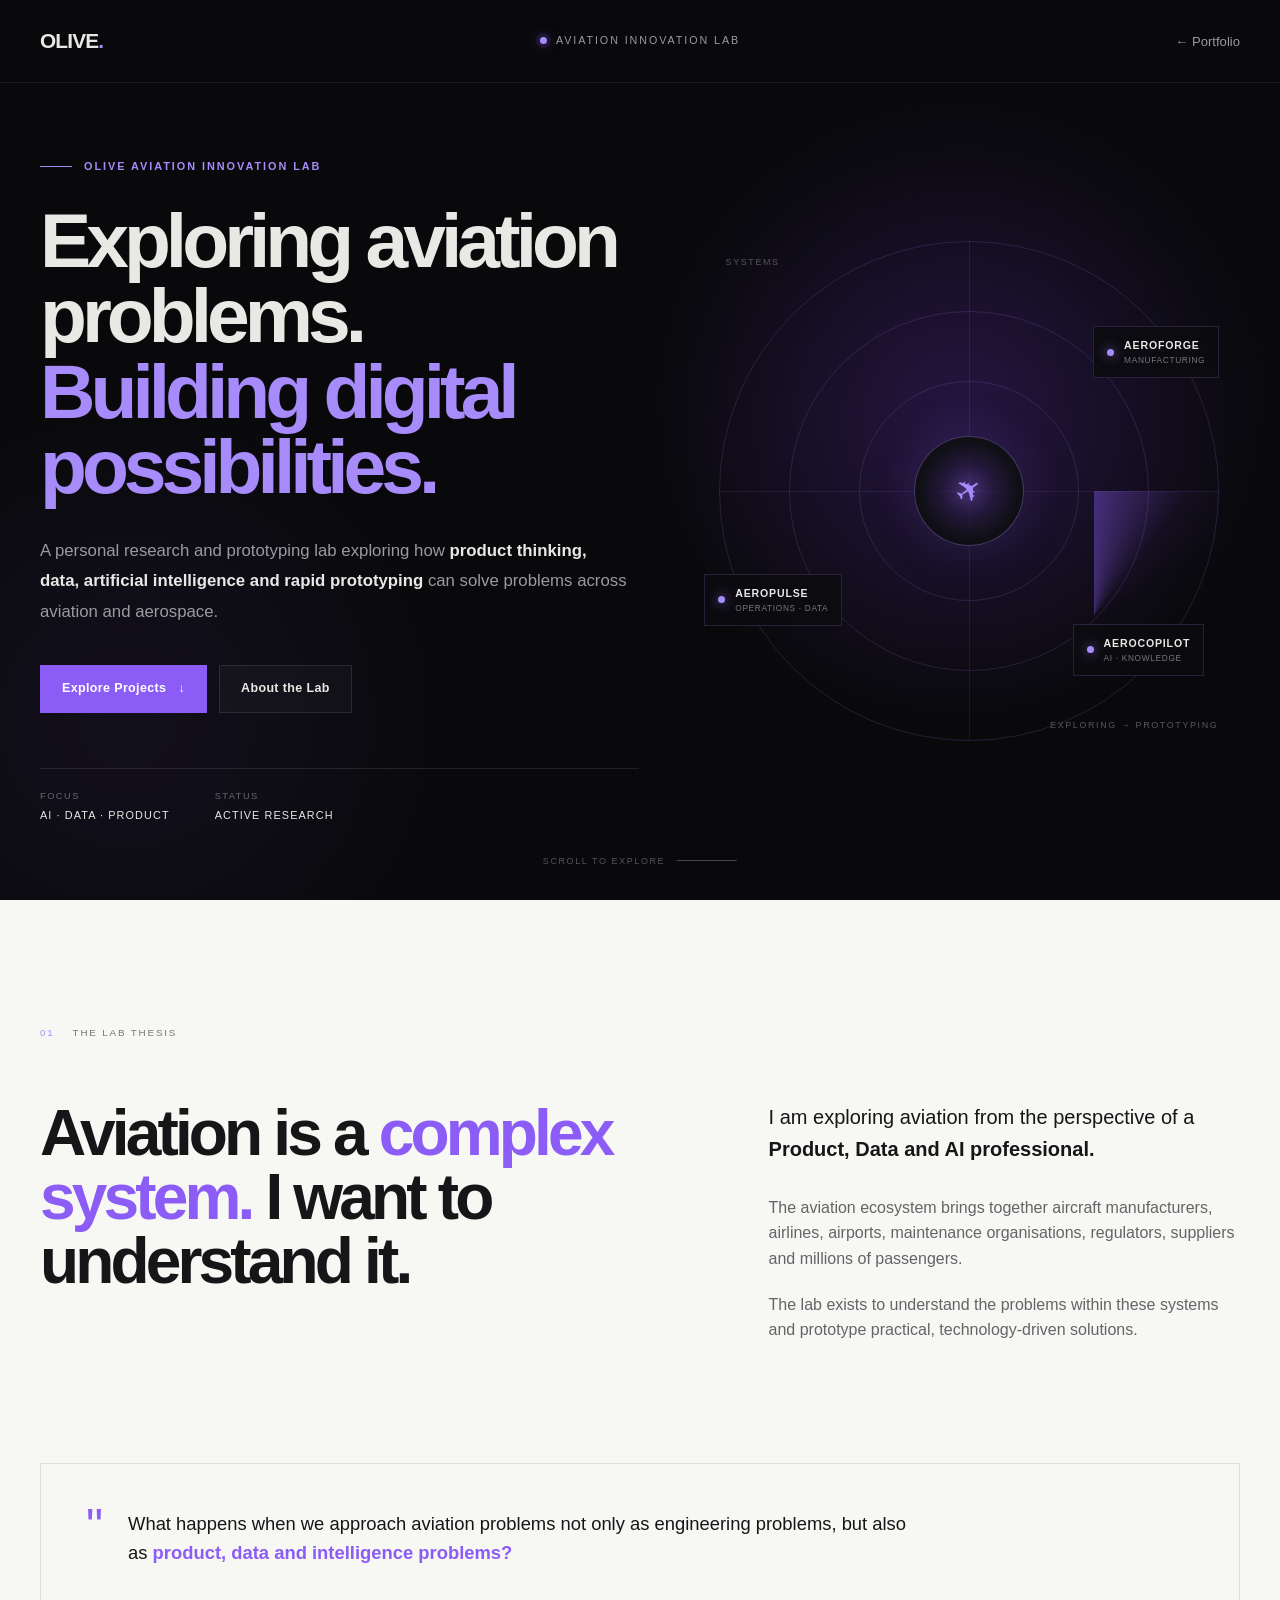
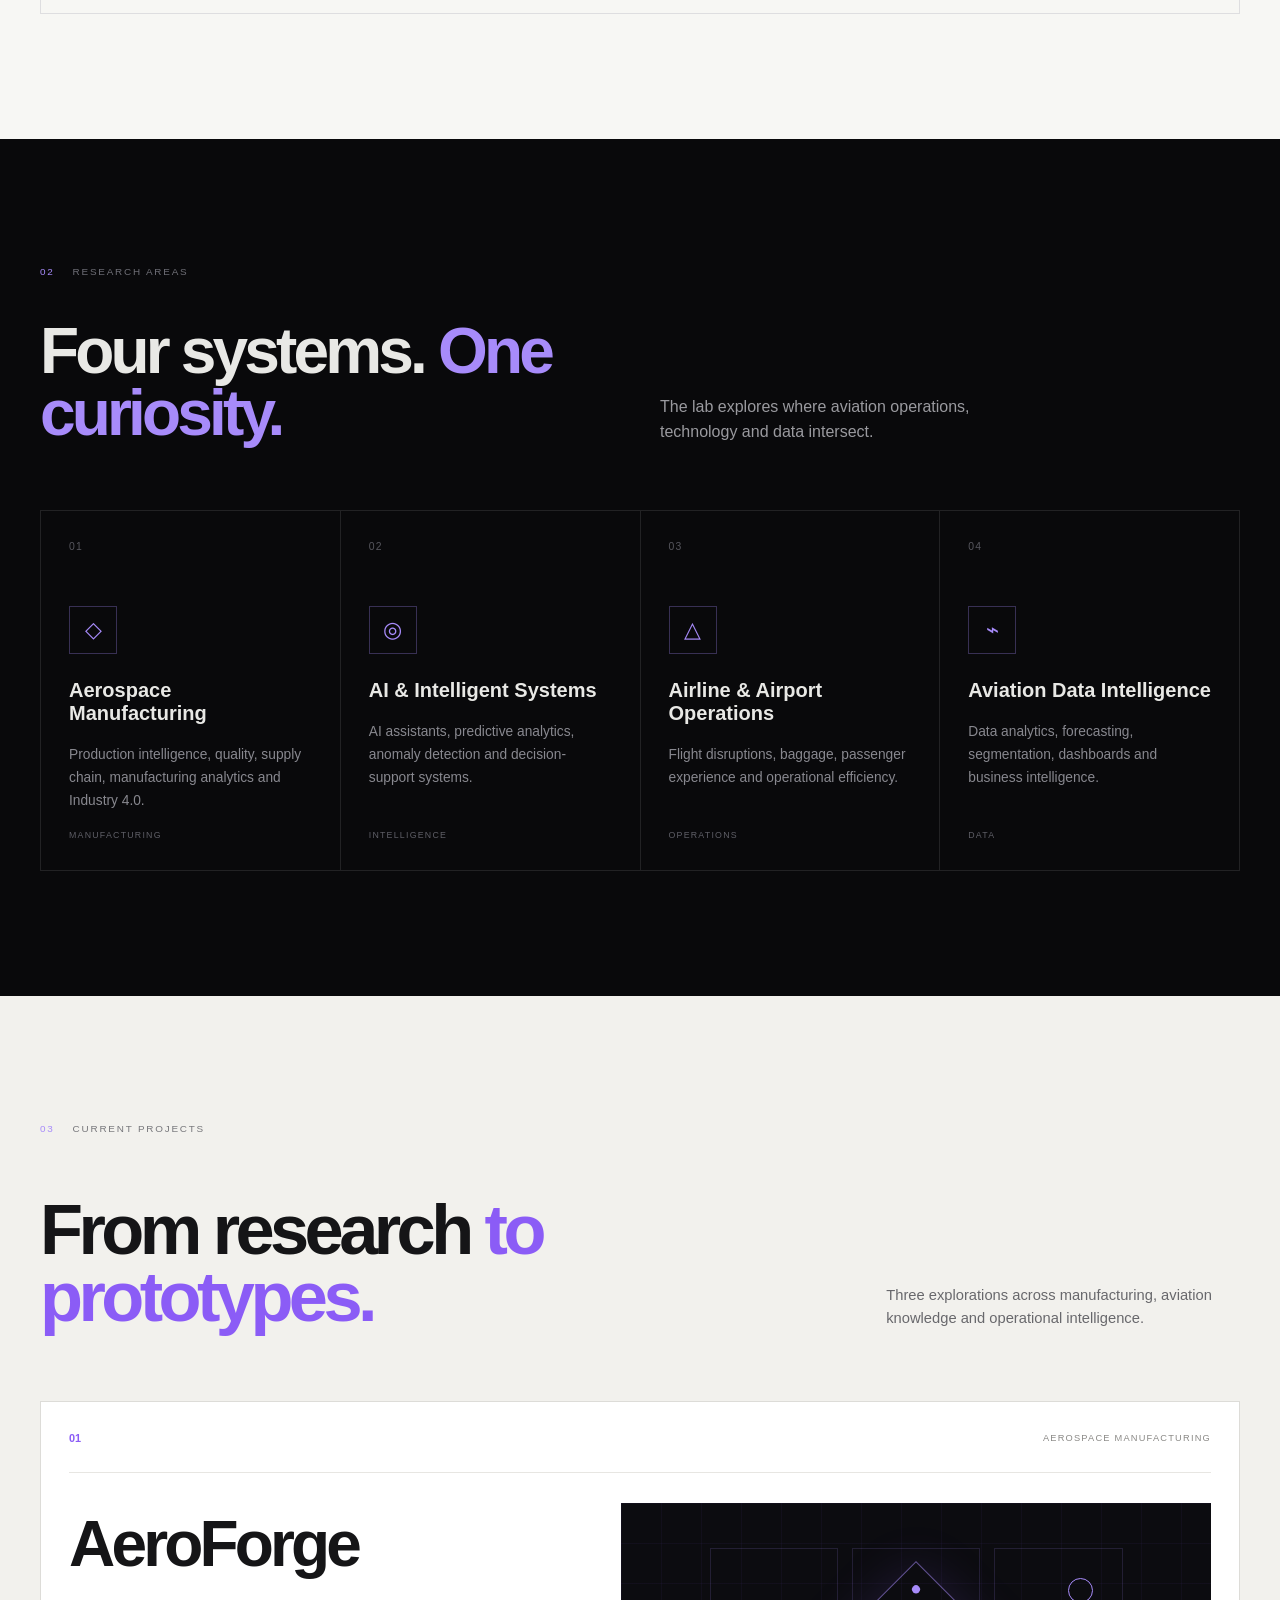
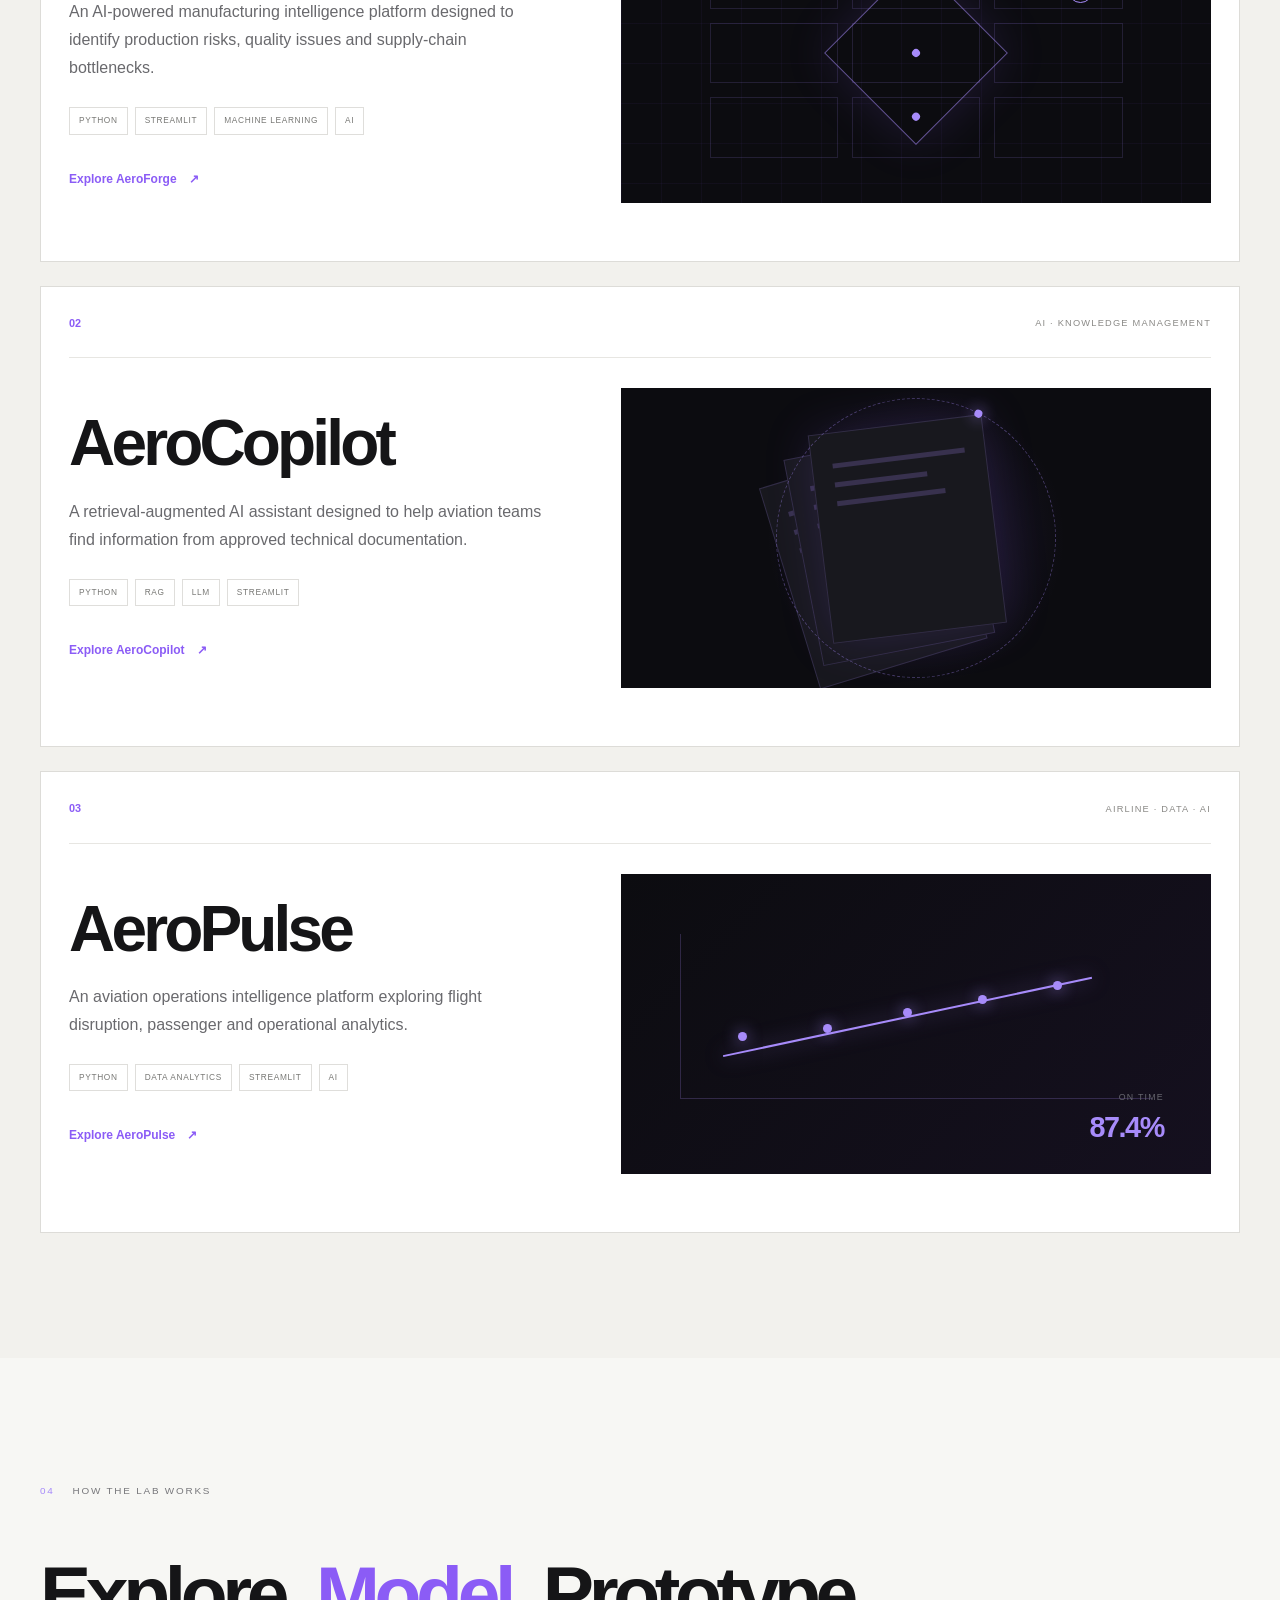
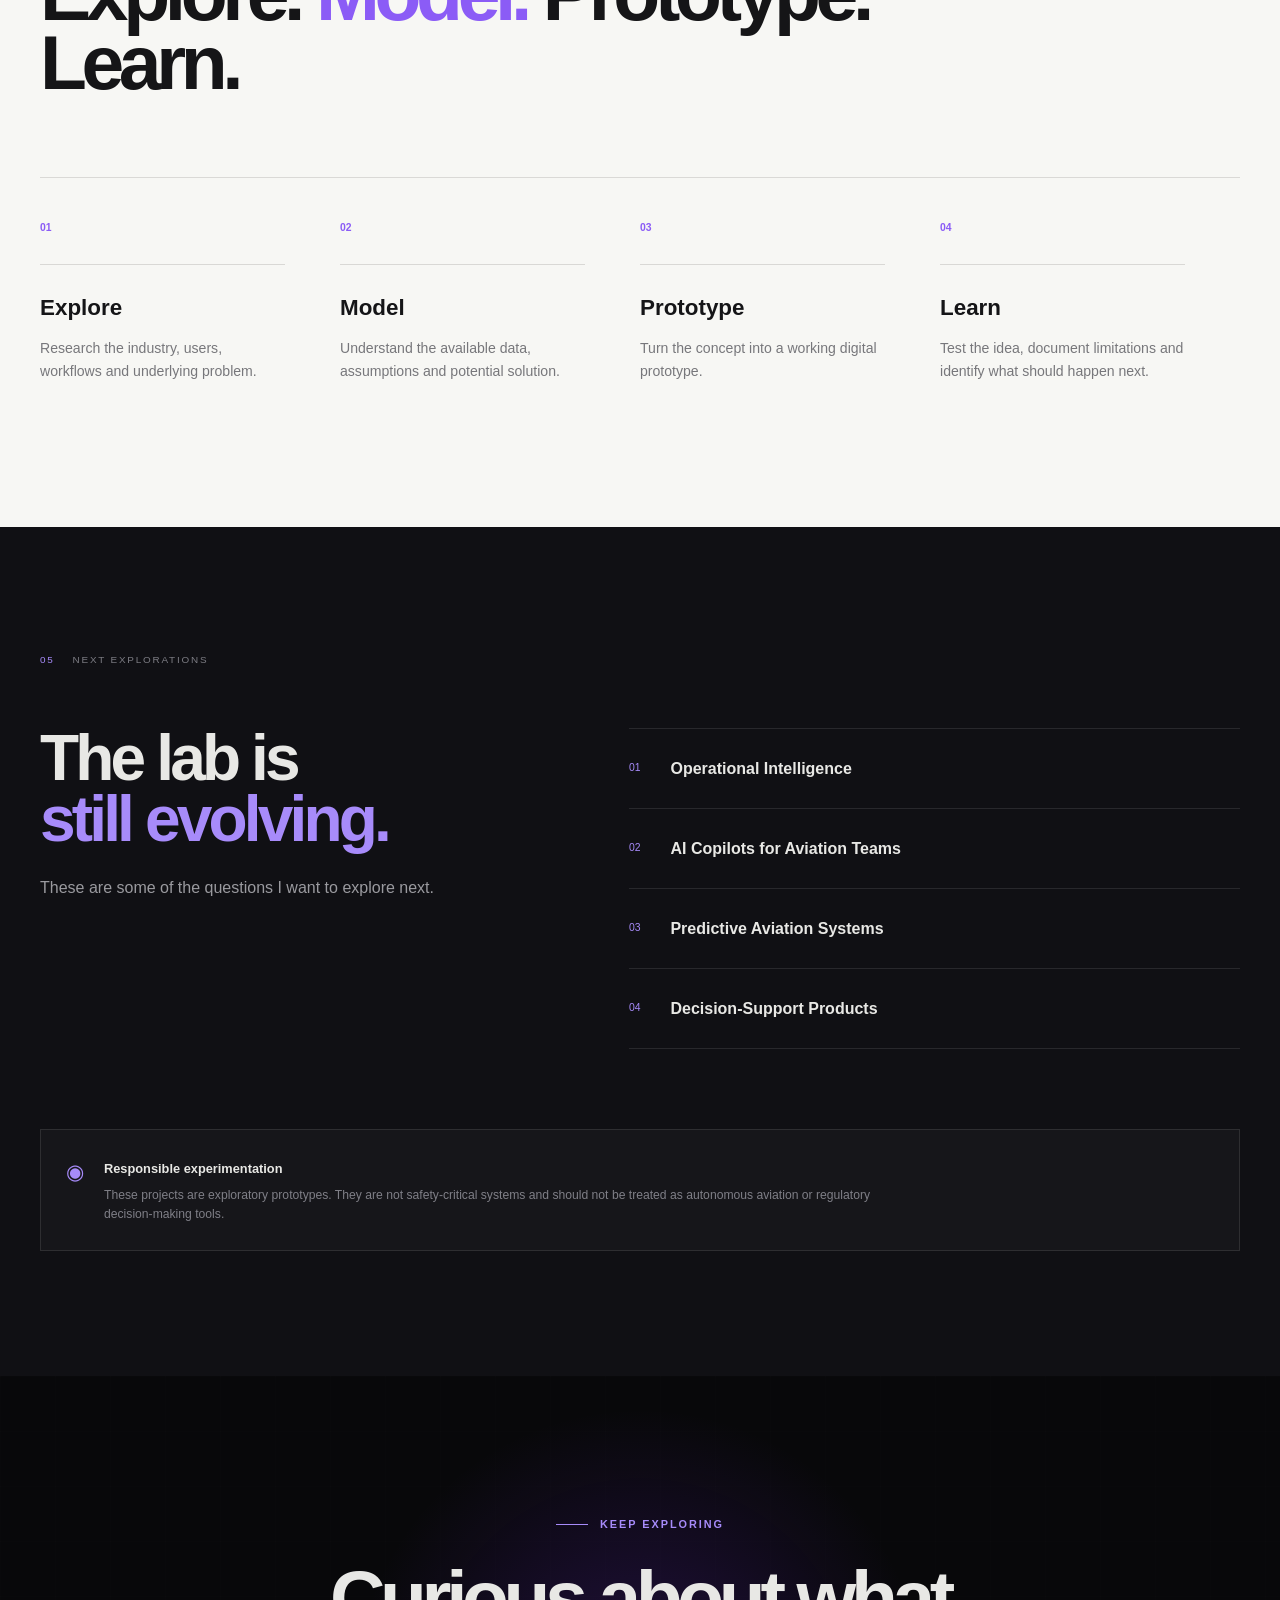
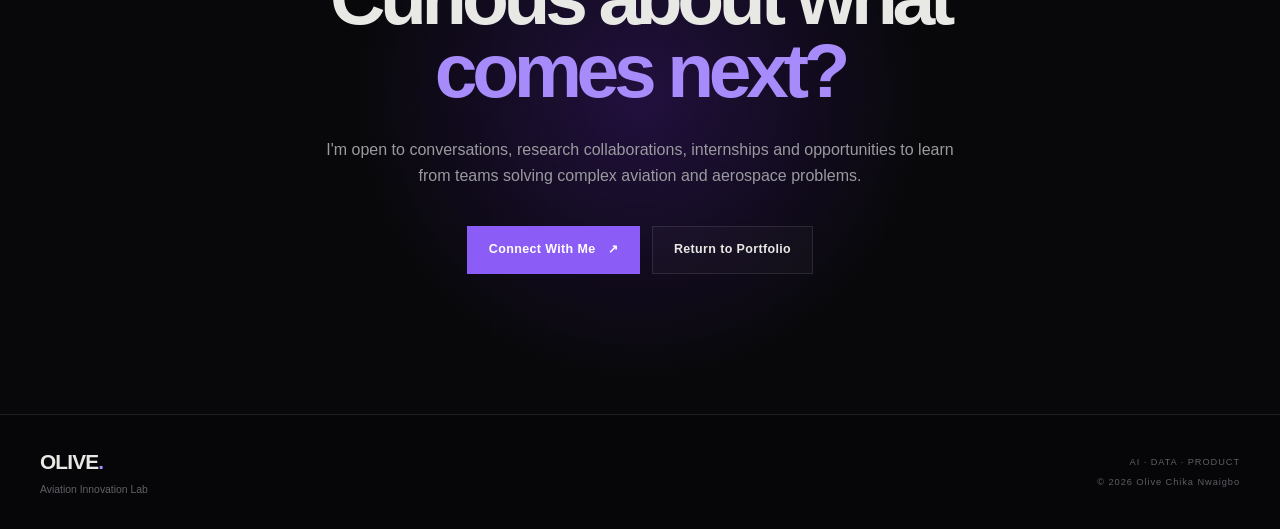
<file: labs/aviation.html>
<!DOCTYPE html>
<html lang="en">

<head>

    <meta charset="UTF-8">

    <meta name="viewport"
          content="width=device-width, initial-scale=1.0">

    <meta name="description"
          content="Olive Aviation Innovation Lab — exploring AI, data and digital products for aviation and aerospace.">

    <title>Olive Aviation Innovation Lab</title>

    <!-- LAB-SPECIFIC CSS -->
    <link rel="stylesheet"
          href="aviation.css">

</head>


<body>


<!-- =========================================================
     NAVIGATION
========================================================= -->

<header class="lab-nav">

    <div class="lab-container nav-inner">

        <a href="../index.html"
           class="lab-logo">
            OLIVE<span>.</span>
        </a>


        <div class="lab-nav-center">

            <span class="nav-status-dot"></span>

            <span>
                AVIATION INNOVATION LAB
            </span>

        </div>


        <a href="../index.html"
           class="back-link">

            ← Portfolio

        </a>

    </div>

</header>



<main>


<!-- =========================================================
     HERO
========================================================= -->

<section class="lab-hero">

    <!-- Decorative grid -->

    <div class="hero-grid"></div>

    <div class="hero-glow"></div>


    <div class="lab-container hero-layout">


        <!-- LEFT -->

        <div class="hero-copy">

            <div class="lab-eyebrow">

                <span class="eyebrow-line"></span>

                <span>
                    OLIVE AVIATION INNOVATION LAB
                </span>

            </div>


            <h1>

                Exploring aviation problems.
                
                <span>
                    Building digital possibilities.
                </span>

            </h1>


            <p class="hero-text">

                A personal research and prototyping lab exploring
                how <strong>product thinking, data, artificial intelligence
                and rapid prototyping</strong> can solve problems across
                aviation and aerospace.

            </p>


            <div class="hero-actions">

                <a href="#projects"
                   class="lab-button primary-button">

                    Explore Projects

                    <span>↓</span>

                </a>


                <a href="#about-lab"
                   class="lab-button secondary-button">

                    About the Lab

                </a>

            </div>


            <div class="hero-meta">

                <div>

                    <span class="meta-label">
                        FOCUS
                    </span>

                    <span>
                        AI · DATA · PRODUCT
                    </span>

                </div>


                <div>

                    <span class="meta-label">
                        STATUS
                    </span>

                    <span>
                        ACTIVE RESEARCH
                    </span>

                </div>

            </div>

        </div>



        <!-- RIGHT — AVIATION RADAR -->

        <div class="hero-visual">


            <div class="radar-wrapper">


                <div class="radar-ring ring-one"></div>

                <div class="radar-ring ring-two"></div>

                <div class="radar-ring ring-three"></div>


                <div class="radar-cross horizontal"></div>

                <div class="radar-cross vertical"></div>


                <div class="radar-sweep"></div>


                <!-- Center -->

                <div class="radar-center">

                    <div class="plane-icon">
                        ✈
                    </div>

                </div>


                <!-- Project nodes -->

                <a href="../projects/aeroforge.html"
                   class="radar-node node-one">

                    <span class="node-dot"></span>

                    <div>

                        <strong>
                            AEROFORGE
                        </strong>

                        <small>
                            MANUFACTURING
                        </small>

                    </div>

                </a>


                <a href="../projects/aerocopilot.html"
                   class="radar-node node-two">

                    <span class="node-dot"></span>

                    <div>

                        <strong>
                            AEROCOPILOT
                        </strong>

                        <small>
                            AI · KNOWLEDGE
                        </small>

                    </div>

                </a>


                <a href="../projects/aeropulse.html"
                   class="radar-node node-three">

                    <span class="node-dot"></span>

                    <div>

                        <strong>
                            AEROPULSE
                        </strong>

                        <small>
                            OPERATIONS · DATA
                        </small>

                    </div>

                </a>


            </div>


            <div class="visual-label label-top">
                SYSTEMS
            </div>

            <div class="visual-label label-bottom">
                EXPLORING → PROTOTYPING
            </div>


        </div>

    </div>


    <!-- Scroll -->

    <div class="hero-scroll">

        <span>SCROLL TO EXPLORE</span>

        <span class="scroll-line"></span>

    </div>

</section>



<!-- =========================================================
     LAB THESIS
========================================================= -->

<section id="about-lab"
         class="lab-section thesis-section">

    <div class="lab-container">


        <div class="section-label">

            <span>
                01
            </span>

            <span>
                THE LAB THESIS
            </span>

        </div>


        <div class="thesis-grid">


            <div>

                <h2>

                    Aviation is a
                    <span>complex system.</span>

                    I want to understand it.

                </h2>

            </div>


            <div class="thesis-copy">

                <p class="large-copy">

                    I am exploring aviation from the perspective
                    of a <strong>Product, Data and AI professional.</strong>

                </p>


                <p>

                    The aviation ecosystem brings together aircraft
                    manufacturers, airlines, airports, maintenance
                    organisations, regulators, suppliers and millions
                    of passengers.

                </p>


                <p>

                    The lab exists to understand the problems within
                    these systems and prototype practical,
                    technology-driven solutions.

                </p>

            </div>

        </div>


        <div class="thesis-statement">

            <span class="statement-mark">
                "
            </span>

            <p>

                What happens when we approach aviation problems
                not only as engineering problems, but also as
                <strong>product, data and intelligence problems?</strong>

            </p>

        </div>

    </div>

</section>



<!-- =========================================================
     RESEARCH AREAS
========================================================= -->

<section id="research"
         class="lab-section research-section">

    <div class="lab-container">


        <div class="section-header-dark">

            <div class="section-label light-label">

                <span>
                    02
                </span>

                <span>
                    RESEARCH AREAS
                </span>

            </div>


            <h2>

                Four systems.
                <span>One curiosity.</span>

            </h2>


            <p>

                The lab explores where aviation operations,
                technology and data intersect.

            </p>

        </div>



        <div class="research-grid">


            <article class="research-card">

                <div class="research-number">
                    01
                </div>

                <div class="research-icon">
                    ◇
                </div>

                <h3>
                    Aerospace Manufacturing
                </h3>

                <p>

                    Production intelligence, quality,
                    supply chain, manufacturing analytics
                    and Industry 4.0.

                </p>

                <div class="research-tag">
                    MANUFACTURING
                </div>

            </article>



            <article class="research-card">

                <div class="research-number">
                    02
                </div>

                <div class="research-icon">
                    ◎
                </div>

                <h3>
                    AI & Intelligent Systems
                </h3>

                <p>

                    AI assistants, predictive analytics,
                    anomaly detection and decision-support
                    systems.

                </p>

                <div class="research-tag">
                    INTELLIGENCE
                </div>

            </article>



            <article class="research-card">

                <div class="research-number">
                    03
                </div>

                <div class="research-icon">
                    △
                </div>

                <h3>
                    Airline & Airport Operations
                </h3>

                <p>

                    Flight disruptions, baggage,
                    passenger experience and operational
                    efficiency.

                </p>

                <div class="research-tag">
                    OPERATIONS
                </div>

            </article>



            <article class="research-card">

                <div class="research-number">
                    04
                </div>

                <div class="research-icon">
                    ⌁
                </div>

                <h3>
                    Aviation Data Intelligence
                </h3>

                <p>

                    Data analytics, forecasting,
                    segmentation, dashboards and
                    business intelligence.

                </p>

                <div class="research-tag">
                    DATA
                </div>

            </article>


        </div>

    </div>

</section>



<!-- =========================================================
     PROJECTS
========================================================= -->

<section id="projects"
         class="lab-section projects-section">

    <div class="lab-container">


        <div class="section-label">

            <span>
                03
            </span>

            <span>
                CURRENT PROJECTS
            </span>

        </div>


        <div class="projects-heading">

            <div>

                <h2>

                    From research
                    <span>to prototypes.</span>

                </h2>

            </div>


            <p>

                Three explorations across manufacturing,
                aviation knowledge and operational intelligence.

            </p>

        </div>



        <div class="lab-projects">


            <!-- AEROFORGE -->

            <article class="lab-project project-aeroforge">

                <div class="project-top">

                    <span class="project-index">
                        01
                    </span>

                    <span class="project-type">
                        AEROSPACE MANUFACTURING
                    </span>

                </div>


                <div class="project-body">

                    <div class="project-info">

                        <h3>
                            AeroForge
                        </h3>

                        <p>

                            An AI-powered manufacturing intelligence
                            platform designed to identify production
                            risks, quality issues and supply-chain
                            bottlenecks.

                        </p>


                        <div class="tech-list">

                            <span>PYTHON</span>

                            <span>STREAMLIT</span>

                            <span>MACHINE LEARNING</span>

                            <span>AI</span>

                        </div>


                        <a href="../projects/aeroforge.html"
                           class="project-button">

                            Explore AeroForge

                            <span>↗</span>

                        </a>

                    </div>


                    <div class="project-visual forge-visual">

                        <div class="factory-grid">

                            <div></div>
                            <div></div>
                            <div></div>
                            <div></div>
                            <div></div>
                            <div></div>
                            <div></div>
                            <div></div>
                            <div></div>

                        </div>

                        <div class="visual-machine">

                            <span></span>
                            <span></span>
                            <span></span>

                        </div>

                        <div class="risk-pulse"></div>

                    </div>

                </div>

            </article>



            <!-- AEROCOPILOT -->

            <article class="lab-project project-aerocopilot">

                <div class="project-top">

                    <span class="project-index">
                        02
                    </span>

                    <span class="project-type">
                        AI · KNOWLEDGE MANAGEMENT
                    </span>

                </div>


                <div class="project-body">

                    <div class="project-info">

                        <h3>
                            AeroCopilot
                        </h3>

                        <p>

                            A retrieval-augmented AI assistant designed
                            to help aviation teams find information
                            from approved technical documentation.

                        </p>


                        <div class="tech-list">

                            <span>PYTHON</span>

                            <span>RAG</span>

                            <span>LLM</span>

                            <span>STREAMLIT</span>

                        </div>


                        <a href="../projects/aerocopilot.html"
                           class="project-button">

                            Explore AeroCopilot

                            <span>↗</span>

                        </a>

                    </div>


                    <div class="project-visual copilot-visual">

                        <div class="document-stack">

                            <div class="document">
                                <span></span>
                                <span></span>
                                <span></span>
                            </div>

                            <div class="document">
                                <span></span>
                                <span></span>
                                <span></span>
                            </div>

                            <div class="document active-document">
                                <span></span>
                                <span></span>
                                <span></span>
                            </div>

                        </div>


                        <div class="ai-orbit">

                            <span></span>

                        </div>

                    </div>

                </div>

            </article>



            <!-- AEROPULSE -->

            <article class="lab-project project-aeropulse">

                <div class="project-top">

                    <span class="project-index">
                        03
                    </span>

                    <span class="project-type">
                        AIRLINE · DATA · AI
                    </span>

                </div>


                <div class="project-body">

                    <div class="project-info">

                        <h3>
                            AeroPulse
                        </h3>

                        <p>

                            An aviation operations intelligence platform
                            exploring flight disruption, passenger
                            and operational analytics.

                        </p>


                        <div class="tech-list">

                            <span>PYTHON</span>

                            <span>DATA ANALYTICS</span>

                            <span>STREAMLIT</span>

                            <span>AI</span>

                        </div>


                        <a href="../projects/aeropulse.html"
                           class="project-button">

                            Explore AeroPulse

                            <span>↗</span>

                        </a>

                    </div>


                    <div class="project-visual pulse-visual">

                        <div class="flight-chart">

                            <div class="chart-line"></div>

                            <div class="chart-point p1"></div>
                            <div class="chart-point p2"></div>
                            <div class="chart-point p3"></div>
                            <div class="chart-point p4"></div>
                            <div class="chart-point p5"></div>

                        </div>


                        <div class="flight-data">

                            <span>ON TIME</span>

                            <strong>87.4%</strong>

                        </div>

                    </div>

                </div>

            </article>


        </div>

    </div>

</section>



<!-- =========================================================
     PROCESS
========================================================= -->

<section class="lab-section process-section">

    <div class="lab-container">


        <div class="section-label">

            <span>
                04
            </span>

            <span>
                HOW THE LAB WORKS
            </span>

        </div>


        <div class="process-heading">

            <h2>

                Explore.
                <span>Model.</span>
                Prototype.
                Learn.

            </h2>

        </div>


        <div class="process-grid">


            <div class="process-step">

                <span class="step-number">
                    01
                </span>

                <div class="step-line"></div>

                <h3>
                    Explore
                </h3>

                <p>

                    Research the industry, users,
                    workflows and underlying problem.

                </p>

            </div>


            <div class="process-step">

                <span class="step-number">
                    02
                </span>

                <div class="step-line"></div>

                <h3>
                    Model
                </h3>

                <p>

                    Understand the available data,
                    assumptions and potential solution.

                </p>

            </div>


            <div class="process-step">

                <span class="step-number">
                    03
                </span>

                <div class="step-line"></div>

                <h3>
                    Prototype
                </h3>

                <p>

                    Turn the concept into a working
                    digital prototype.

                </p>

            </div>


            <div class="process-step">

                <span class="step-number">
                    04
                </span>

                <div class="step-line"></div>

                <h3>
                    Learn
                </h3>

                <p>

                    Test the idea, document limitations
                    and identify what should happen next.

                </p>

            </div>


        </div>

    </div>

</section>



<!-- =========================================================
     NEXT EXPLORATIONS
========================================================= -->

<section class="lab-section future-section">

    <div class="lab-container">


        <div class="section-label">

            <span>
                05
            </span>

            <span>
                NEXT EXPLORATIONS
            </span>

        </div>


        <div class="future-layout">


            <div>

                <h2>

                    The lab is
                    <span>still evolving.</span>

                </h2>

                <p>

                    These are some of the questions I want
                    to explore next.

                </p>

            </div>


            <div class="future-list">

                <div>

                    <span>01</span>

                    <strong>
                        Operational Intelligence
                    </strong>

                </div>


                <div>

                    <span>02</span>

                    <strong>
                        AI Copilots for Aviation Teams
                    </strong>

                </div>


                <div>

                    <span>03</span>

                    <strong>
                        Predictive Aviation Systems
                    </strong>

                </div>


                <div>

                    <span>04</span>

                    <strong>
                        Decision-Support Products
                    </strong>

                </div>

            </div>

        </div>


        <div class="responsible-ai">

            <span class="ai-symbol">
                ◉
            </span>

            <div>

                <strong>
                    Responsible experimentation
                </strong>

                <p>

                    These projects are exploratory prototypes.
                    They are not safety-critical systems and should
                    not be treated as autonomous aviation or
                    regulatory decision-making tools.

                </p>

            </div>

        </div>

    </div>

</section>



<!-- =========================================================
     CTA
========================================================= -->

<section class="lab-cta">

    <div class="cta-grid"></div>


    <div class="lab-container cta-content">

        <p class="lab-eyebrow">

            <span class="eyebrow-line"></span>

            KEEP EXPLORING

        </p>


        <h2>

            Curious about what
            <span>comes next?</span>

        </h2>


        <p>

            I'm open to conversations, research collaborations,
            internships and opportunities to learn from teams
            solving complex aviation and aerospace problems.

        </p>


        <div class="cta-actions">

            <a href="../index.html#contact"
               class="lab-button primary-button">

                Connect With Me

                <span>↗</span>

            </a>


            <a href="../index.html"
               class="lab-button secondary-button">

                Return to Portfolio

            </a>

        </div>

    </div>

</section>


</main>



<!-- =========================================================
     FOOTER
========================================================= -->

<footer class="lab-footer">

    <div class="lab-container footer-inner">

        <div>

            <a href="../index.html"
               class="lab-logo">
                OLIVE<span>.</span>
            </a>

            <p>
                Aviation Innovation Lab
            </p>

        </div>


        <div class="footer-right">

            <span>
                AI · DATA · PRODUCT
            </span>

            <span>
                © 2026 Olive Chika Nwaigbo
            </span>

        </div>

    </div>

</footer>



</body>

</html>
</file>
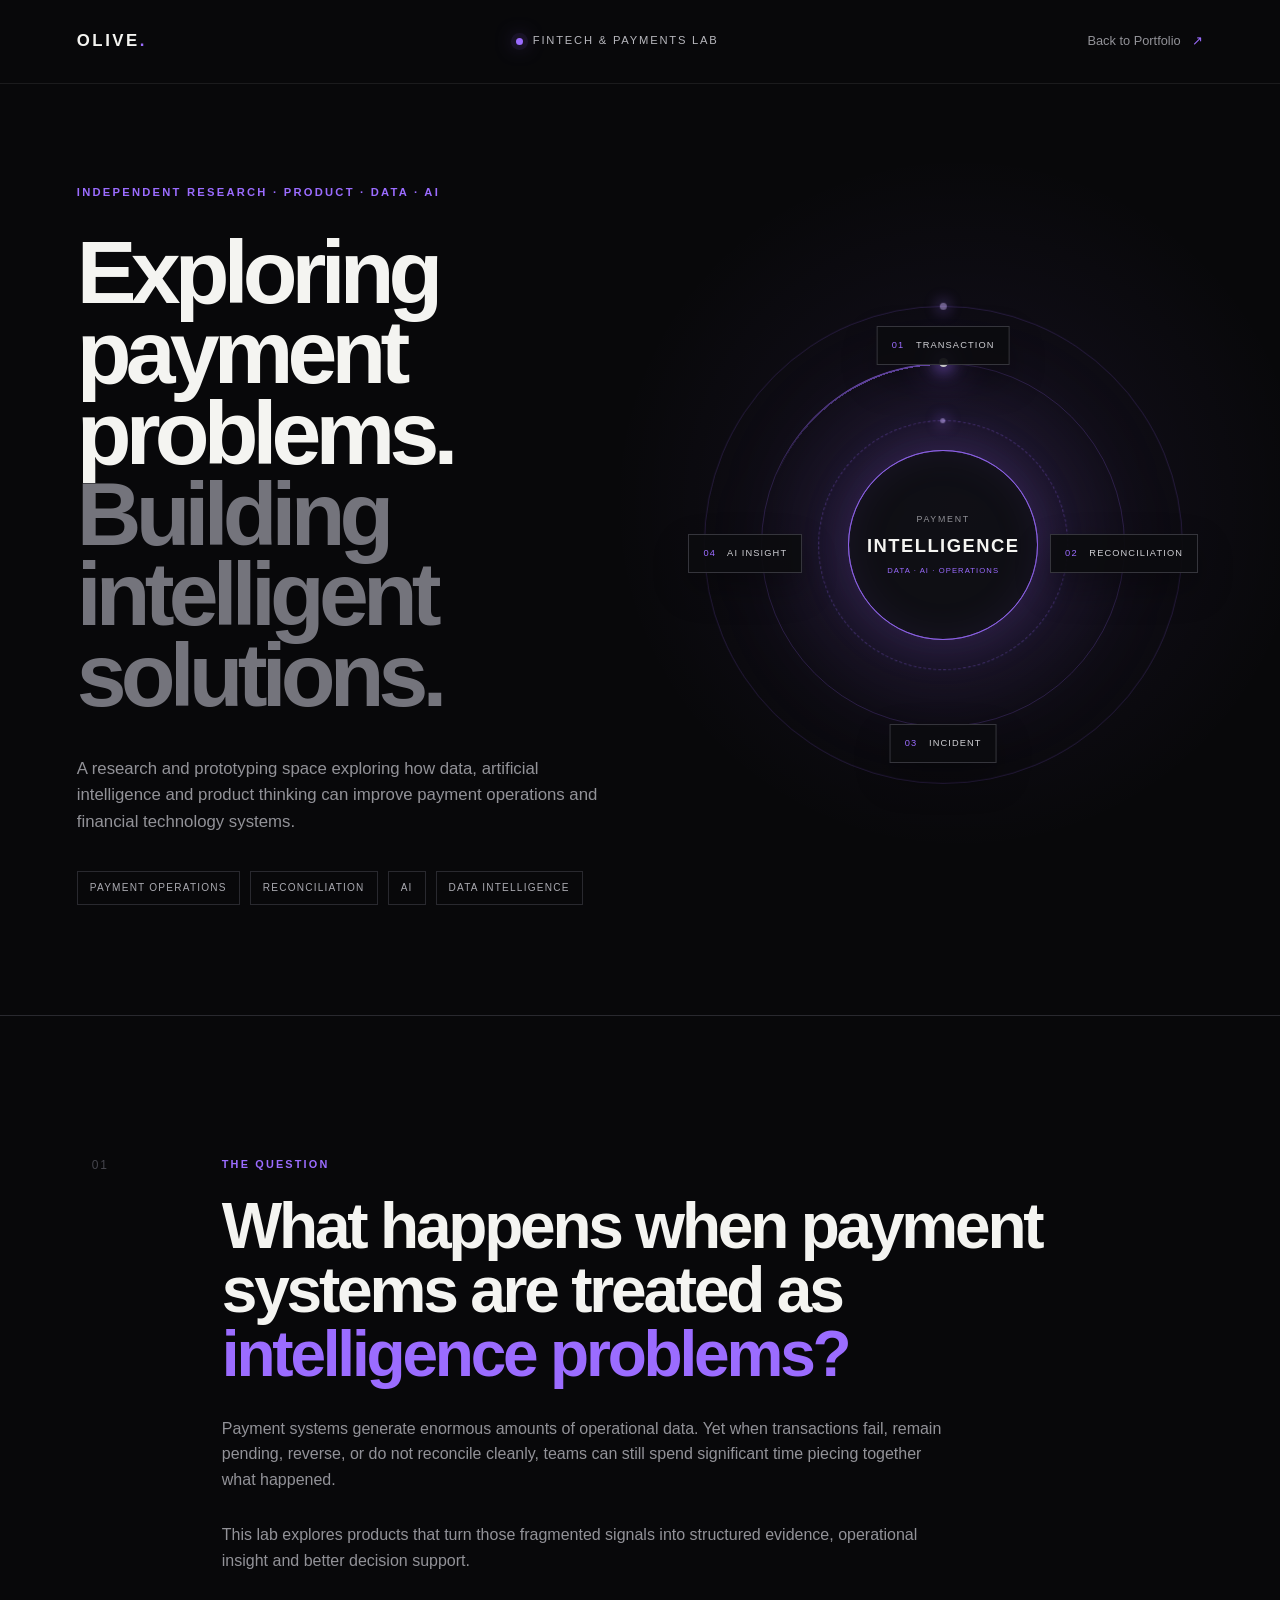
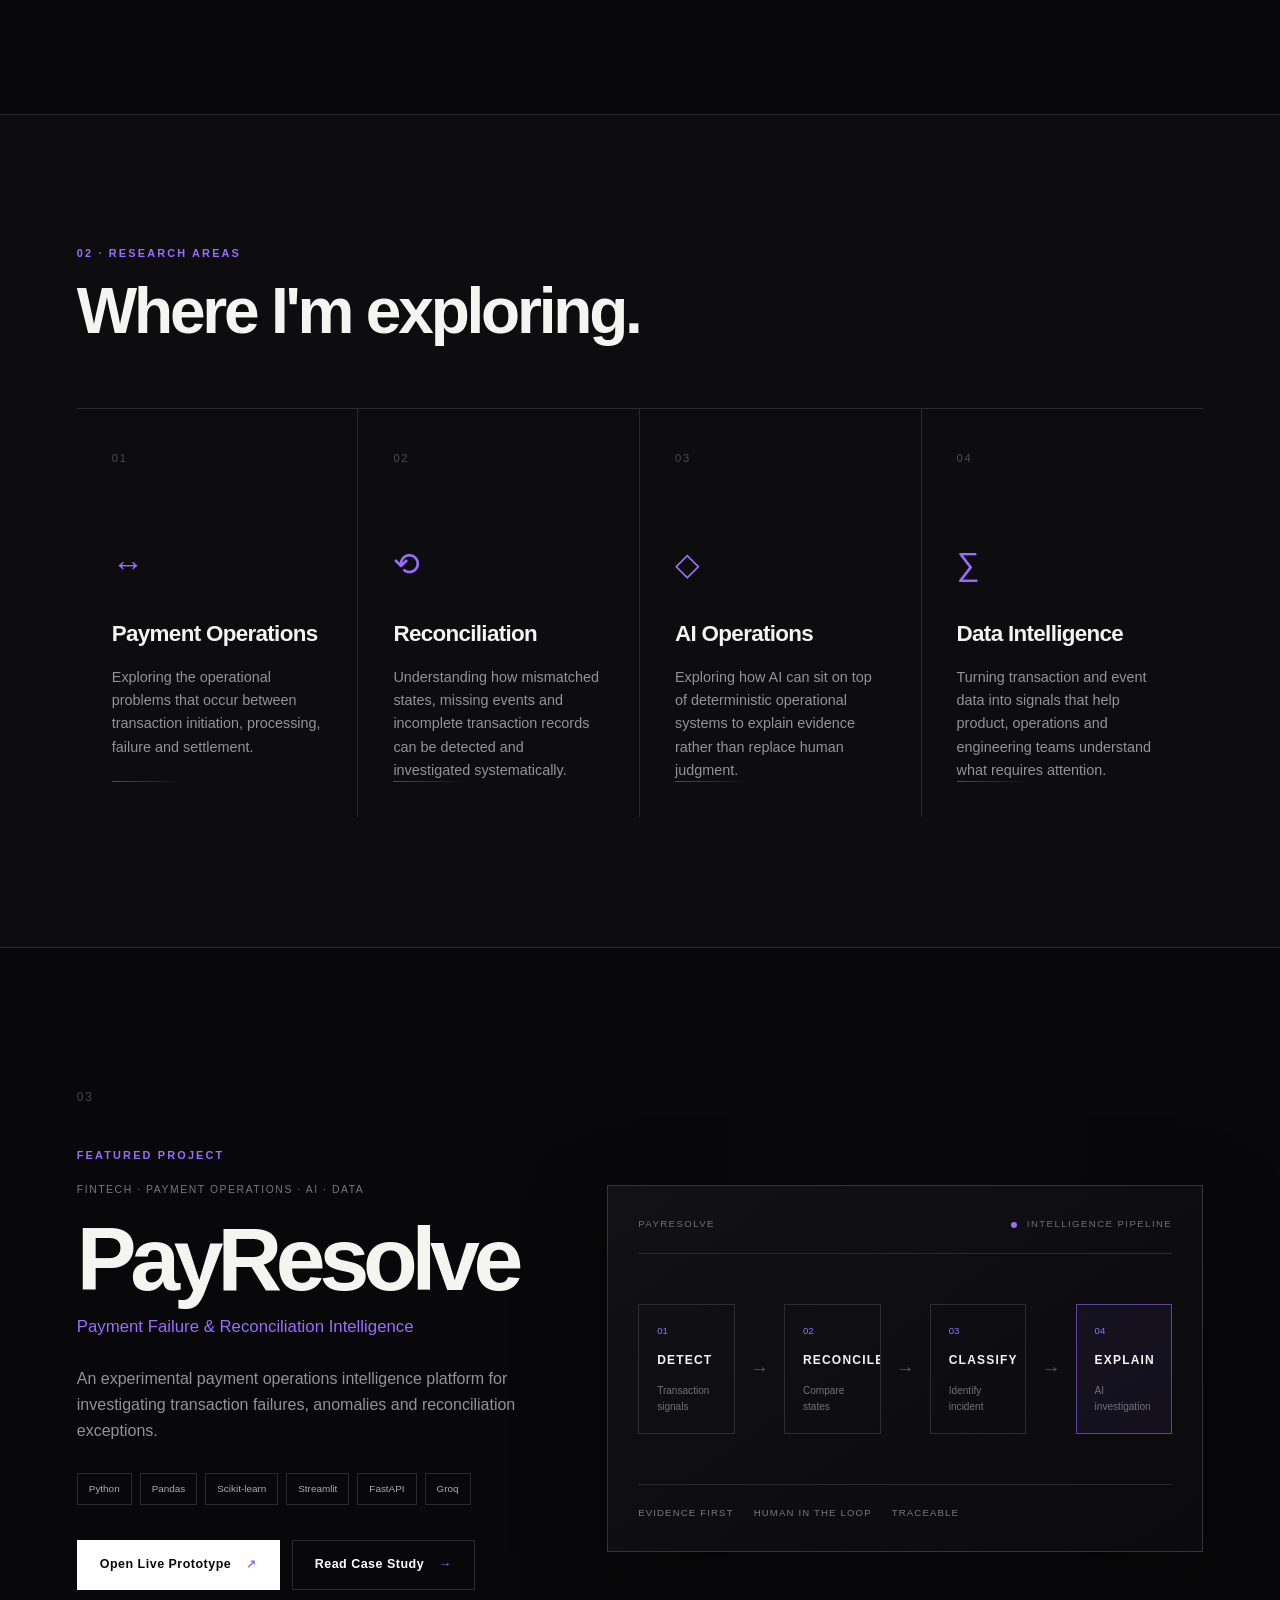
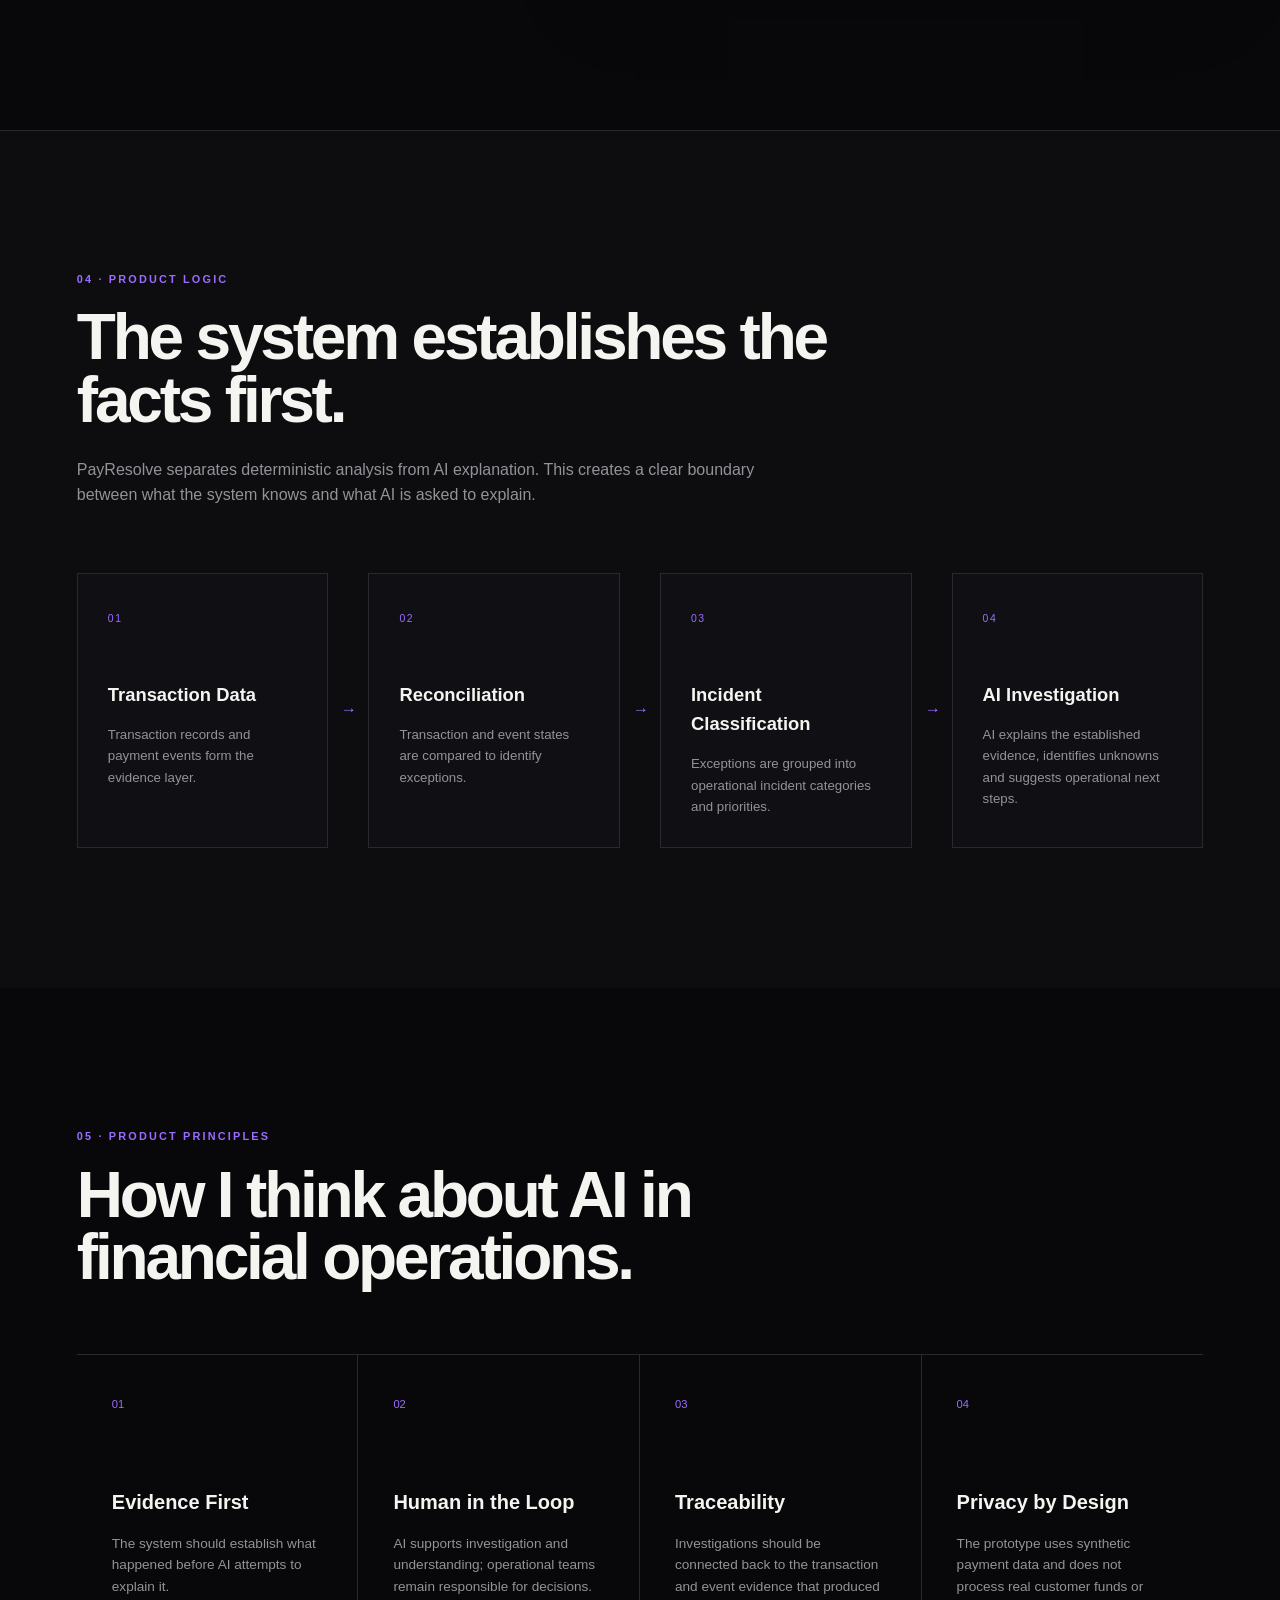
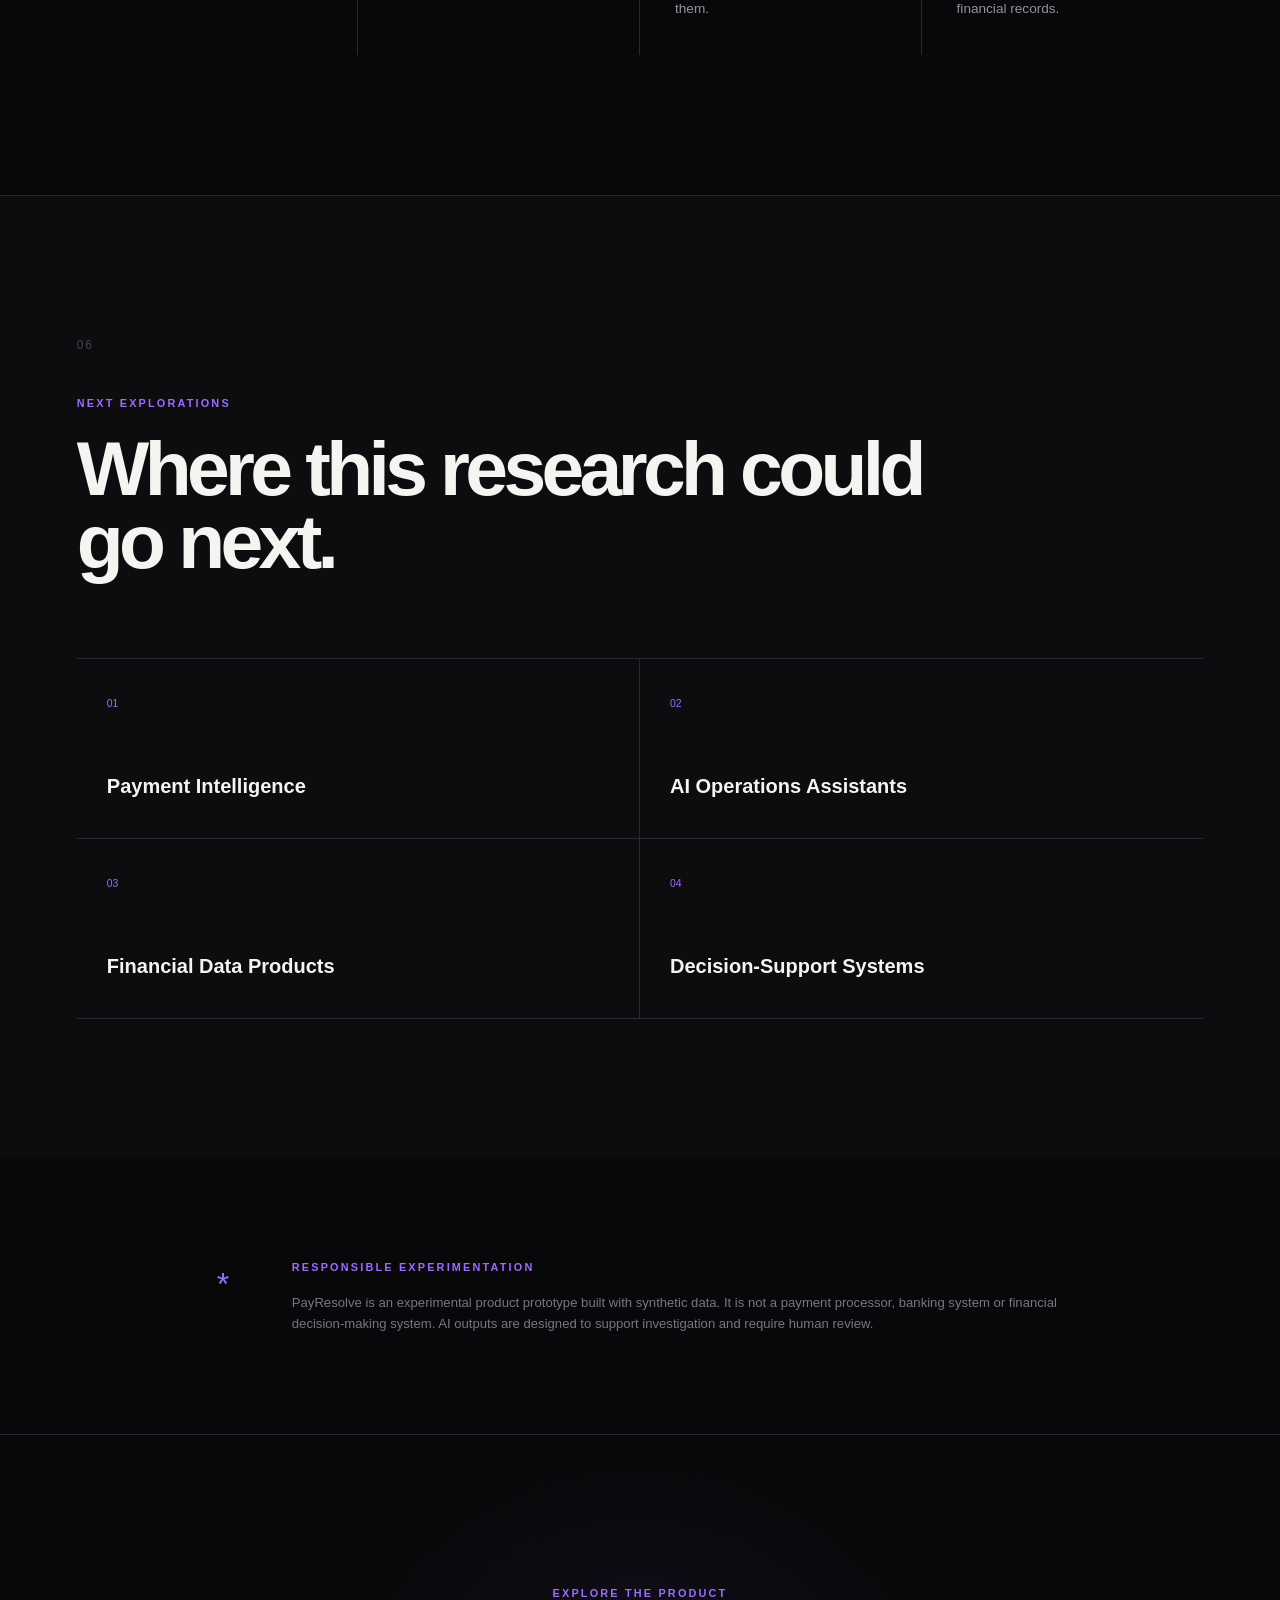
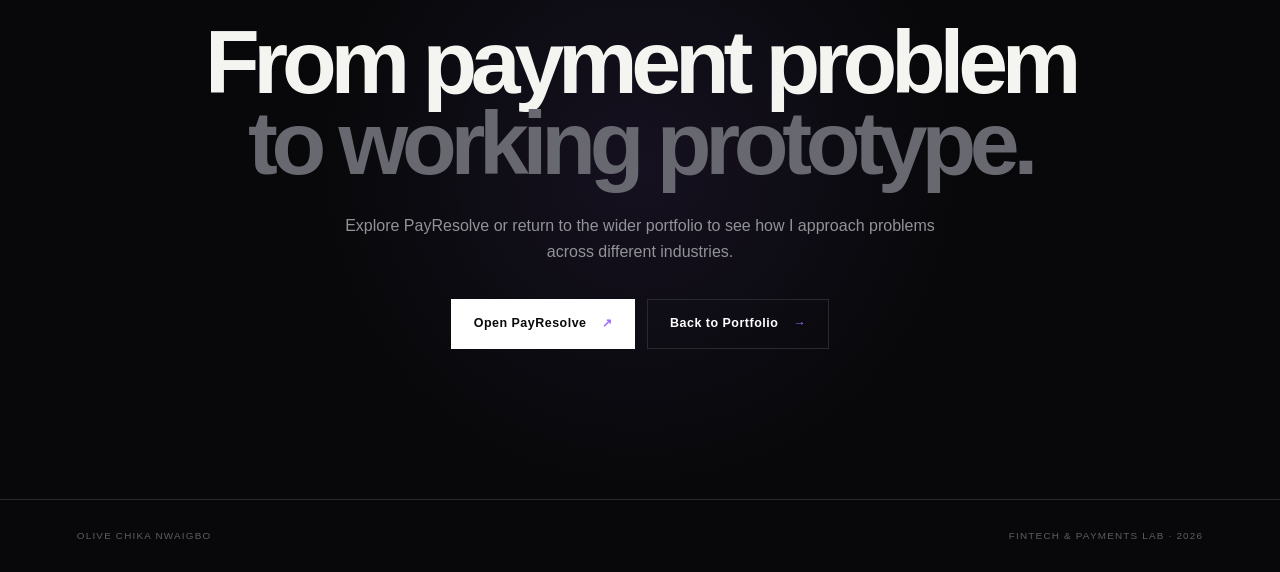
<file: labs/fintech.html>
<!DOCTYPE html>
<html lang="en">

<head>
    <meta charset="UTF-8">
    <meta name="viewport" content="width=device-width, initial-scale=1.0">

    <meta name="description"
        content="Olive Fintech & Payments Lab — exploring payment operations, reconciliation, AI and financial data intelligence through product experimentation.">

    <title>Fintech & Payments Lab | Olive Chika Nwaigbo</title>

    <link rel="stylesheet" href="fintech.css">
</head>


<body>


<!-- =========================================================
     NAVIGATION
========================================================= -->

<header class="lab-nav">

    <a href="../index.html" class="lab-logo">
        OLIVE<span>.</span>
    </a>

    <div class="lab-nav-center">
        <span class="status-dot"></span>
        FINTECH &amp; PAYMENTS LAB
    </div>

    <a href="../index.html" class="back-link">
        Back to Portfolio
        <span>↗</span>
    </a>

</header>



<main>


<!-- =========================================================
     HERO
========================================================= -->

<section class="fintech-hero" data-pause>

    <div class="hero-grid">

        <div class="hero-copy">

            <p class="lab-eyebrow">
                INDEPENDENT RESEARCH · PRODUCT · DATA · AI
            </p>

            <h1>
                Exploring payment problems.
                <span>Building intelligent solutions.</span>
            </h1>

            <p class="hero-description">
                A research and prototyping space exploring how
                data, artificial intelligence and product thinking
                can improve payment operations and financial
                technology systems.
            </p>

            <div class="hero-meta">

                <span>PAYMENT OPERATIONS</span>
                <span>RECONCILIATION</span>
                <span>AI</span>
                <span>DATA INTELLIGENCE</span>

            </div>

        </div>


        <!-- PAYMENT SYSTEM VISUAL -->

        <div class="payment-system">

            <div class="system-glow"></div>

            <!-- MOTION: each ring carries a rotating track -->
            <div class="orbit orbit-one"><span class="orbit-track"><i></i></span></div>
            <div class="orbit orbit-two"><span class="orbit-track"></span></div>
            <div class="orbit orbit-three"><span class="orbit-track"><i></i></span></div>

            <!-- MOTION: the main signal, travelling around the middle ring -->
            <span class="signal" aria-hidden="true"><i></i></span>

            <div class="system-core">

                <span class="core-label">
                    PAYMENT
                </span>

                <strong>
                    INTELLIGENCE
                </strong>

                <small>
                    DATA · AI · OPERATIONS
                </small>

            </div>


            <div class="system-node node-transaction">
                <span class="node-number">01</span>
                TRANSACTION
            </div>

            <div class="system-node node-reconciliation">
                <span class="node-number">02</span>
                RECONCILIATION
            </div>

            <div class="system-node node-incident">
                <span class="node-number">03</span>
                INCIDENT
            </div>

            <div class="system-node node-ai">
                <span class="node-number">04</span>
                AI INSIGHT
            </div>

        </div>

    </div>

</section>



<!-- =========================================================
     THESIS
========================================================= -->

<section class="thesis-section">

    <div class="section-number">
        01
    </div>

    <div class="thesis-content">

        <p class="section-label">
            THE QUESTION
        </p>

        <h2>
            What happens when payment systems
            are treated as <span>intelligence problems?</span>
        </h2>

        <p>
            Payment systems generate enormous amounts of operational
            data. Yet when transactions fail, remain pending, reverse,
            or do not reconcile cleanly, teams can still spend significant
            time piecing together what happened.
        </p>

        <p>
            This lab explores products that turn those fragmented
            signals into structured evidence, operational insight
            and better decision support.
        </p>

    </div>

</section>



<!-- =========================================================
     RESEARCH AREAS
========================================================= -->

<section class="research-section">

    <div class="section-heading">

        <p class="section-label">
            02 · RESEARCH AREAS
        </p>

        <h2>
            Where I'm exploring.
        </h2>

    </div>


    <div class="research-grid" data-live>


        <article class="research-card">

            <span class="research-number">01</span>

            <div class="research-icon">
                ↔
            </div>

            <h3>
                Payment Operations
            </h3>

            <p>
                Exploring the operational problems that occur
                between transaction initiation, processing,
                failure and settlement.
            </p>

            <div class="research-line"></div>

        </article>



        <article class="research-card">

            <span class="research-number">02</span>

            <div class="research-icon">
                ⟲
            </div>

            <h3>
                Reconciliation
            </h3>

            <p>
                Understanding how mismatched states, missing
                events and incomplete transaction records can
                be detected and investigated systematically.
            </p>

            <div class="research-line"></div>

        </article>



        <article class="research-card">

            <span class="research-number">03</span>

            <div class="research-icon">
                ◇
            </div>

            <h3>
                AI Operations
            </h3>

            <p>
                Exploring how AI can sit on top of deterministic
                operational systems to explain evidence rather
                than replace human judgment.
            </p>

            <div class="research-line"></div>

        </article>



        <article class="research-card">

            <span class="research-number">04</span>

            <div class="research-icon">
                ∑
            </div>

            <h3>
                Data Intelligence
            </h3>

            <p>
                Turning transaction and event data into signals
                that help product, operations and engineering
                teams understand what requires attention.
            </p>

            <div class="research-line"></div>

        </article>


    </div>

</section>



<!-- =========================================================
     FEATURED PROJECT
========================================================= -->

<section class="featured-project">

    <div class="section-number">
        03
    </div>

    <div class="featured-inner">


        <div class="featured-copy">

            <p class="section-label">
                FEATURED PROJECT
            </p>

            <p class="project-category">
                FINTECH · PAYMENT OPERATIONS · AI · DATA
            </p>

            <h2>
                PayResolve
            </h2>

            <p class="project-tagline">
                Payment Failure &amp; Reconciliation Intelligence
            </p>

            <p>
                An experimental payment operations intelligence
                platform for investigating transaction failures,
                anomalies and reconciliation exceptions.
            </p>

            <div class="project-tags">

                <span>Python</span>
                <span>Pandas</span>
                <span>Scikit-learn</span>
                <span>Streamlit</span>
                <span>FastAPI</span>
                <span>Groq</span>

            </div>

            <div class="project-buttons">

                <a href="https://payresolve.streamlit.app/"
                   target="_blank"
                   rel="noopener"
                   class="button button-primary">

                    Open Live Prototype
                    <span>↗</span>

                </a>

                <a href="../projects/payresolve.html"
                   class="button button-outline">

                    Read Case Study
                    <span>→</span>

                </a>

            </div>

        </div>



        <!-- PAYRESOLVE SYSTEM -->

        <div class="resolve-system" data-live>

            <div class="resolve-header">

                <span>PAYRESOLVE</span>

                <span>INTELLIGENCE PIPELINE</span>

            </div>


            <div class="resolve-flow">

                <div class="flow-step">

                    <span>01</span>

                    <strong>
                        DETECT
                    </strong>

                    <small>
                        Transaction signals
                    </small>

                </div>


                <div class="flow-arrow">
                    →
                </div>


                <!-- MOTION: the static "active" class was removed here; the
                     highlight now moves through all four steps on its own -->
                <div class="flow-step">

                    <span>02</span>

                    <strong>
                        RECONCILE
                    </strong>

                    <small>
                        Compare states
                    </small>

                </div>


                <div class="flow-arrow">
                    →
                </div>


                <div class="flow-step">

                    <span>03</span>

                    <strong>
                        CLASSIFY
                    </strong>

                    <small>
                        Identify incident
                    </small>

                </div>


                <div class="flow-arrow">
                    →
                </div>


                <div class="flow-step ai-step">

                    <span>04</span>

                    <strong>
                        EXPLAIN
                    </strong>

                    <small>
                        AI investigation
                    </small>

                </div>

            </div>


            <div class="resolve-bottom">

                <span>
                    EVIDENCE FIRST
                </span>

                <span>
                    HUMAN IN THE LOOP
                </span>

                <span>
                    TRACEABLE
                </span>

            </div>

        </div>

    </div>

</section>



<!-- =========================================================
     PRODUCT LOGIC
========================================================= -->

<section class="logic-section">

    <div class="section-heading">

        <p class="section-label">
            04 · PRODUCT LOGIC
        </p>

        <h2>
            The system establishes the facts first.
        </h2>

        <p>
            PayResolve separates deterministic analysis from
            AI explanation. This creates a clear boundary between
            what the system knows and what AI is asked to explain.
        </p>

    </div>


    <div class="logic-architecture" data-live>


        <div class="logic-column">

            <span class="logic-index">
                01
            </span>

            <h3>
                Transaction Data
            </h3>

            <p>
                Transaction records and payment events
                form the evidence layer.
            </p>

        </div>


        <div class="logic-connector">
            ↓
        </div>


        <div class="logic-column">

            <span class="logic-index">
                02
            </span>

            <h3>
                Reconciliation
            </h3>

            <p>
                Transaction and event states are compared
                to identify exceptions.
            </p>

        </div>


        <div class="logic-connector">
            ↓
        </div>


        <div class="logic-column">

            <span class="logic-index">
                03
            </span>

            <h3>
                Incident Classification
            </h3>

            <p>
                Exceptions are grouped into operational
                incident categories and priorities.
            </p>

        </div>


        <div class="logic-connector">
            ↓
        </div>


        <div class="logic-column">

            <span class="logic-index">
                04
            </span>

            <h3>
                AI Investigation
            </h3>

            <p>
                AI explains the established evidence,
                identifies unknowns and suggests operational
                next steps.
            </p>

        </div>


    </div>

</section>



<!-- =========================================================
     PRINCIPLES
========================================================= -->

<section class="principles-section">

    <div class="section-heading">

        <p class="section-label">
            05 · PRODUCT PRINCIPLES
        </p>

        <h2>
            How I think about AI in financial operations.
        </h2>

    </div>


    <div class="principles-grid">


        <article class="principle">

            <span>01</span>

            <h3>
                Evidence First
            </h3>

            <p>
                The system should establish what happened
                before AI attempts to explain it.
            </p>

        </article>


        <article class="principle">

            <span>02</span>

            <h3>
                Human in the Loop
            </h3>

            <p>
                AI supports investigation and understanding;
                operational teams remain responsible for decisions.
            </p>

        </article>


        <article class="principle">

            <span>03</span>

            <h3>
                Traceability
            </h3>

            <p>
                Investigations should be connected back to
                the transaction and event evidence that produced them.
            </p>

        </article>


        <article class="principle">

            <span>04</span>

            <h3>
                Privacy by Design
            </h3>

            <p>
                The prototype uses synthetic payment data
                and does not process real customer funds or
                financial records.
            </p>

        </article>


    </div>

</section>



<!-- =========================================================
     NEXT EXPLORATIONS
========================================================= -->

<section class="next-section">

    <div class="section-number">
        06
    </div>

    <div class="next-content">

        <p class="section-label">
            NEXT EXPLORATIONS
        </p>

        <h2>
            Where this research could go next.
        </h2>


        <div class="next-grid">

            <div>
                <span>01</span>
                <h3>Payment Intelligence</h3>
            </div>

            <div>
                <span>02</span>
                <h3>AI Operations Assistants</h3>
            </div>

            <div>
                <span>03</span>
                <h3>Financial Data Products</h3>
            </div>

            <div>
                <span>04</span>
                <h3>Decision-Support Systems</h3>
            </div>

        </div>

    </div>

</section>



<!-- =========================================================
     RESPONSIBLE EXPERIMENTATION
========================================================= -->

<section class="disclaimer-section">

    <div class="disclaimer-mark">
        *
    </div>

    <div>

        <p class="section-label">
            RESPONSIBLE EXPERIMENTATION
        </p>

        <p>
            PayResolve is an experimental product prototype built
            with synthetic data. It is not a payment processor,
            banking system or financial decision-making system.
            AI outputs are designed to support investigation and
            require human review.
        </p>

    </div>

</section>



<!-- =========================================================
     CTA
========================================================= -->

<section class="lab-cta">

    <p class="section-label">
        EXPLORE THE PRODUCT
    </p>

    <h2>
        From payment problem
        <span>to working prototype.</span>
    </h2>

    <p>
        Explore PayResolve or return to the wider portfolio
        to see how I approach problems across different industries.
    </p>

    <div class="cta-buttons">

        <a href="https://payresolve.streamlit.app/"
           target="_blank"
           rel="noopener"
           class="button button-primary">

            Open PayResolve
            <span>↗</span>

        </a>

        <a href="../index.html"
           class="button button-outline">

            Back to Portfolio
            <span>→</span>

        </a>

    </div>

</section>


</main>



<!-- =========================================================
     FOOTER
========================================================= -->

<footer class="lab-footer">

    <span>
        OLIVE CHIKA NWAIGBO
    </span>

    <span>
        FINTECH &amp; PAYMENTS LAB · 2026
    </span>

</footer>


<!-- =========================================================
     MOTION SCRIPT
     - [data-live]  : adds .is-live while the diagram is on screen, so
                      pipelines restart from step 01 each time you arrive
     - [data-pause] : pauses the hero loop while it is off screen
========================================================= -->

<script>
(function () {
    var reduce = window.matchMedia('(prefers-reduced-motion: reduce)').matches;
    if (reduce) return;

    var live = document.querySelectorAll('[data-live]');
    var pausable = document.querySelectorAll('[data-pause]');

    if (!('IntersectionObserver' in window)) {
        live.forEach(function (el) { el.classList.add('is-live'); });
        return;
    }

    var liveObserver = new IntersectionObserver(function (entries) {
        entries.forEach(function (entry) {
            entry.target.classList.toggle('is-live', entry.isIntersecting);
        });
    }, { rootMargin: '-10% 0px -10% 0px' });

    var pauseObserver = new IntersectionObserver(function (entries) {
        entries.forEach(function (entry) {
            entry.target.classList.toggle('is-offscreen', !entry.isIntersecting);
        });
    }, { threshold: 0 });

    live.forEach(function (el) { liveObserver.observe(el); });
    pausable.forEach(function (el) { pauseObserver.observe(el); });
})();
</script>


</body>
</html>
</file>
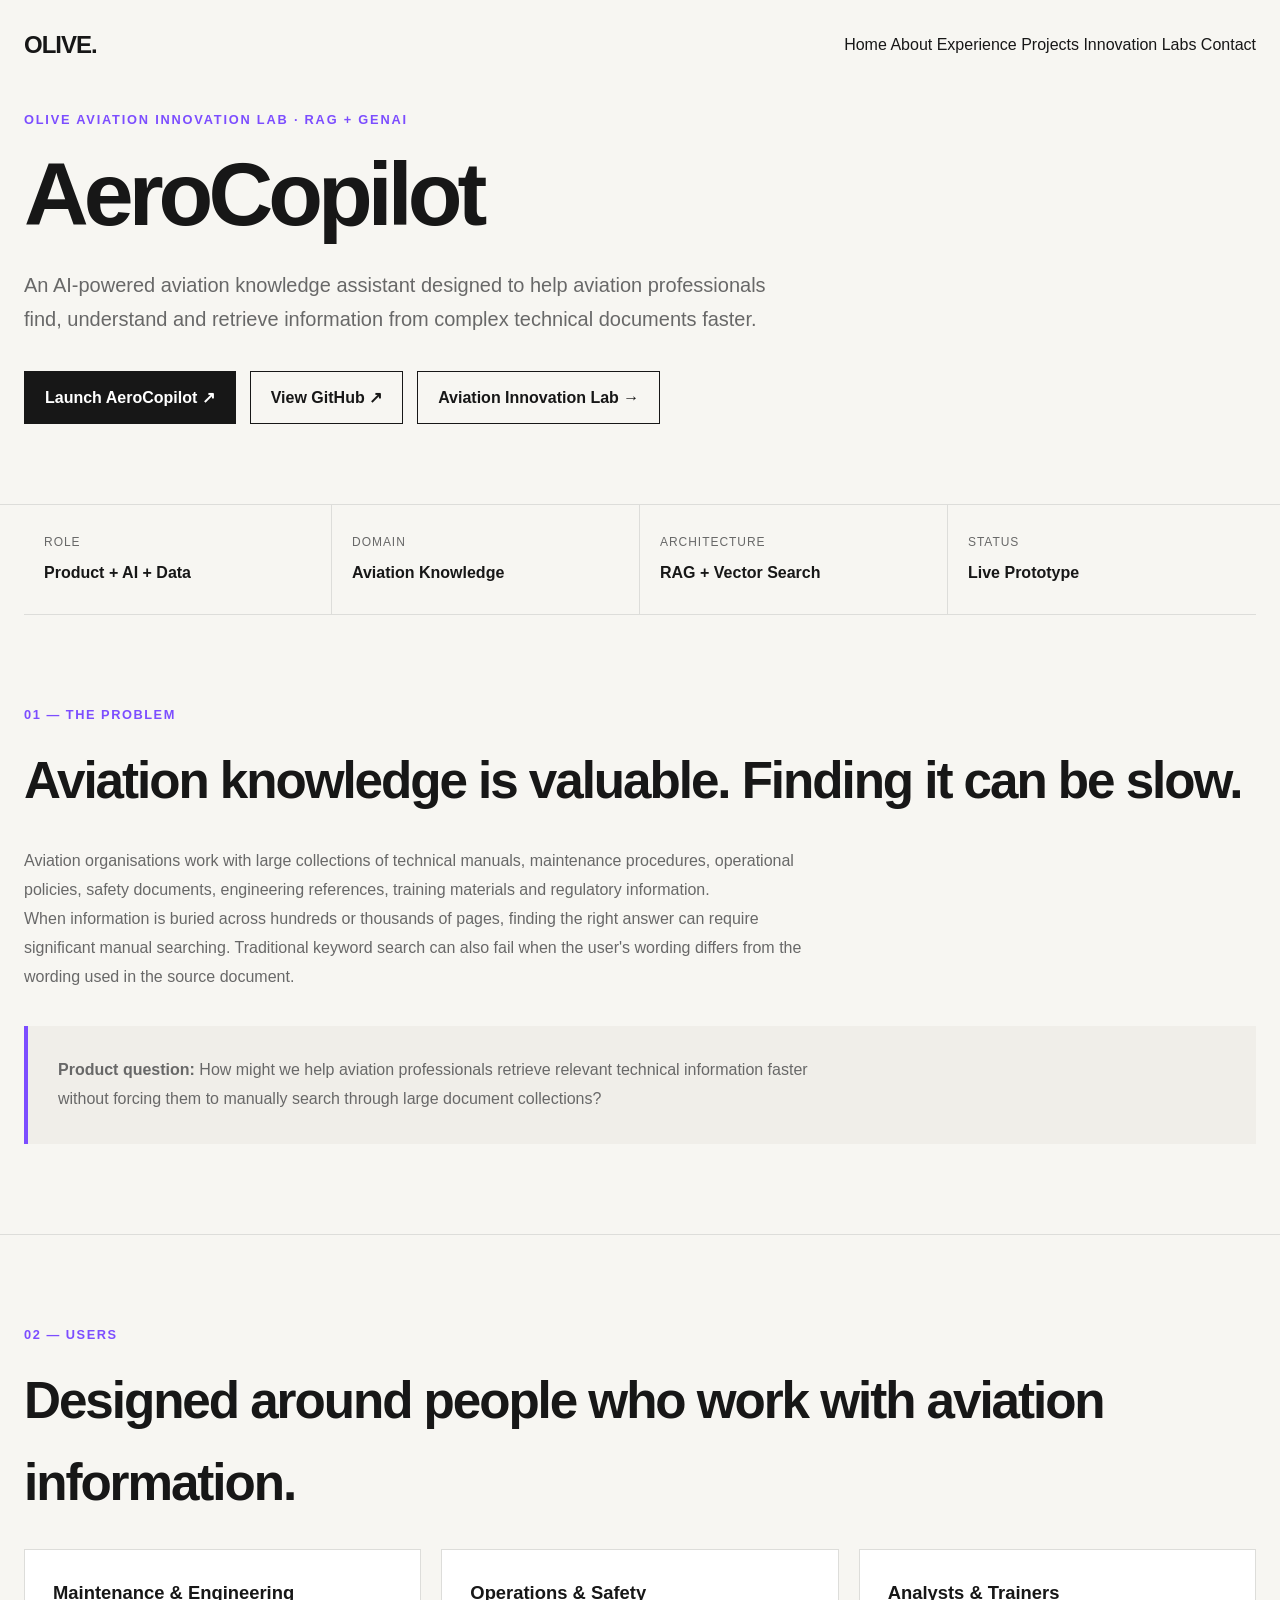
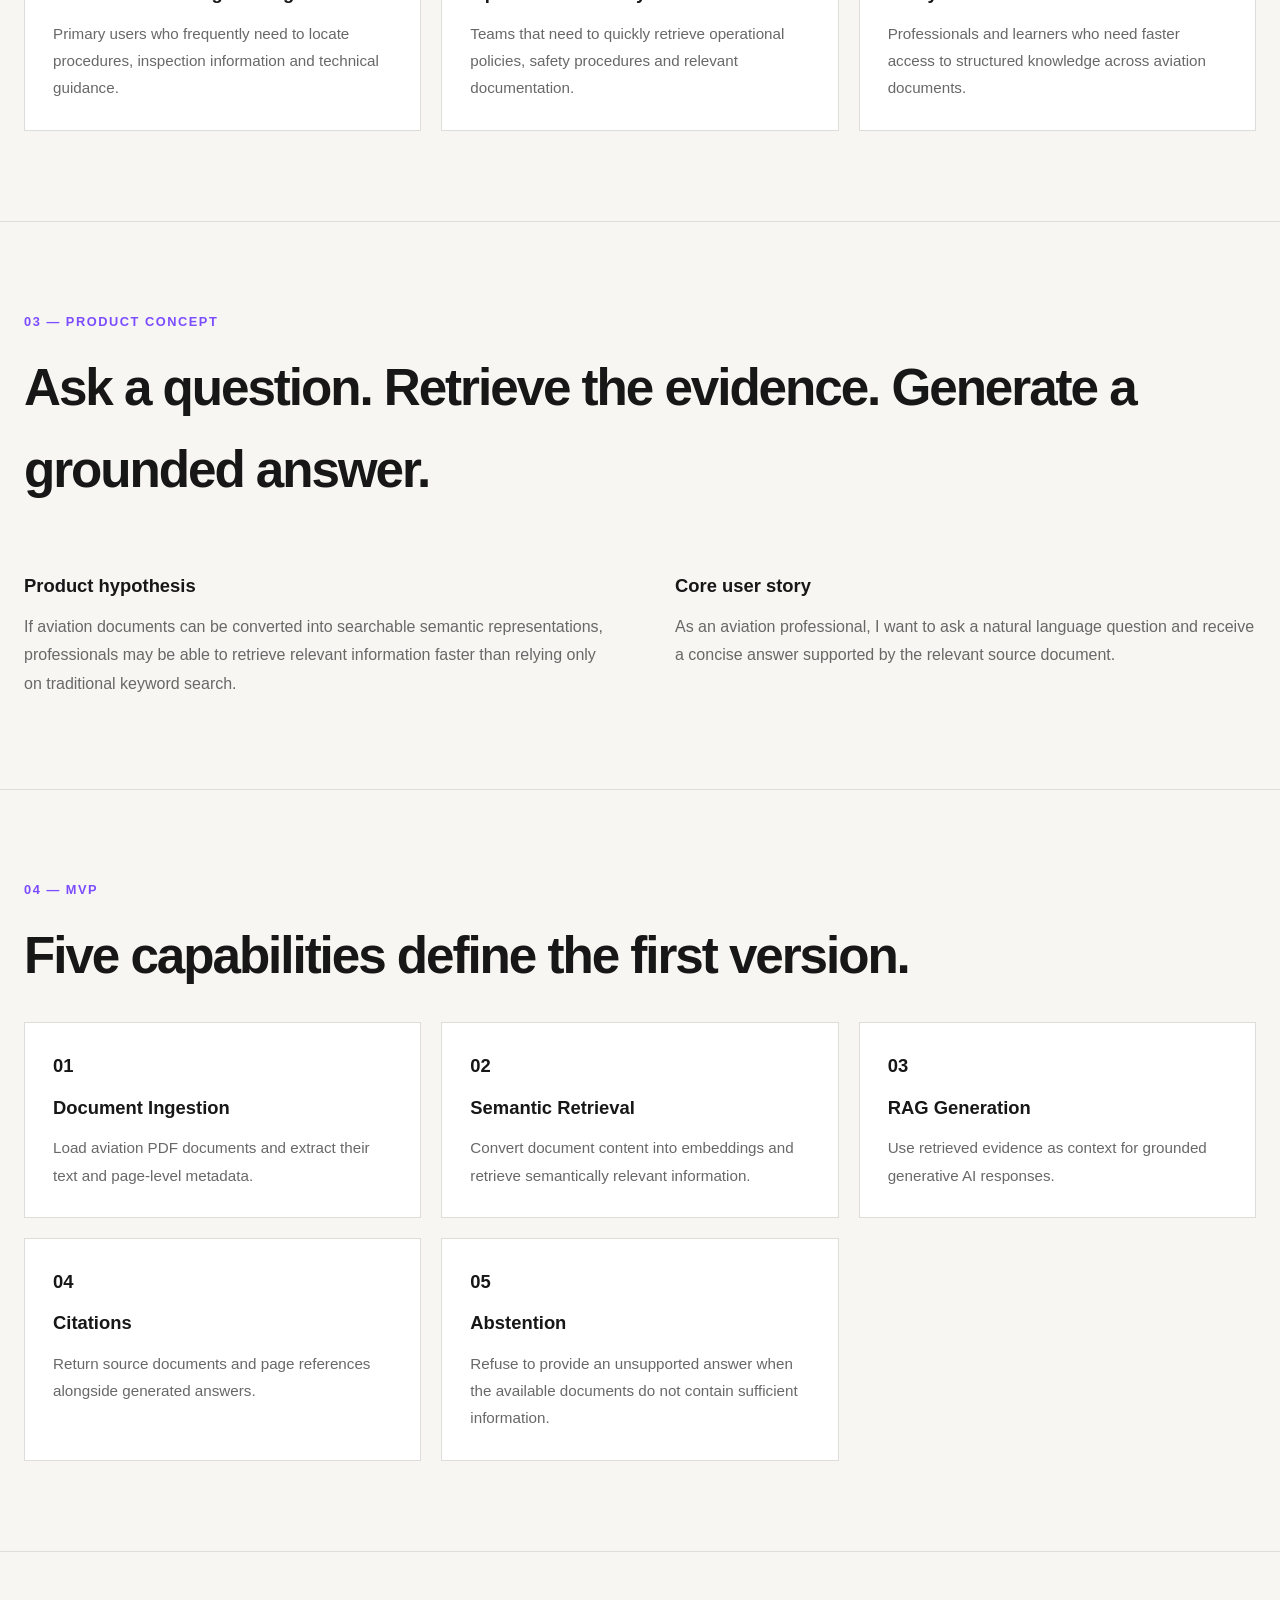
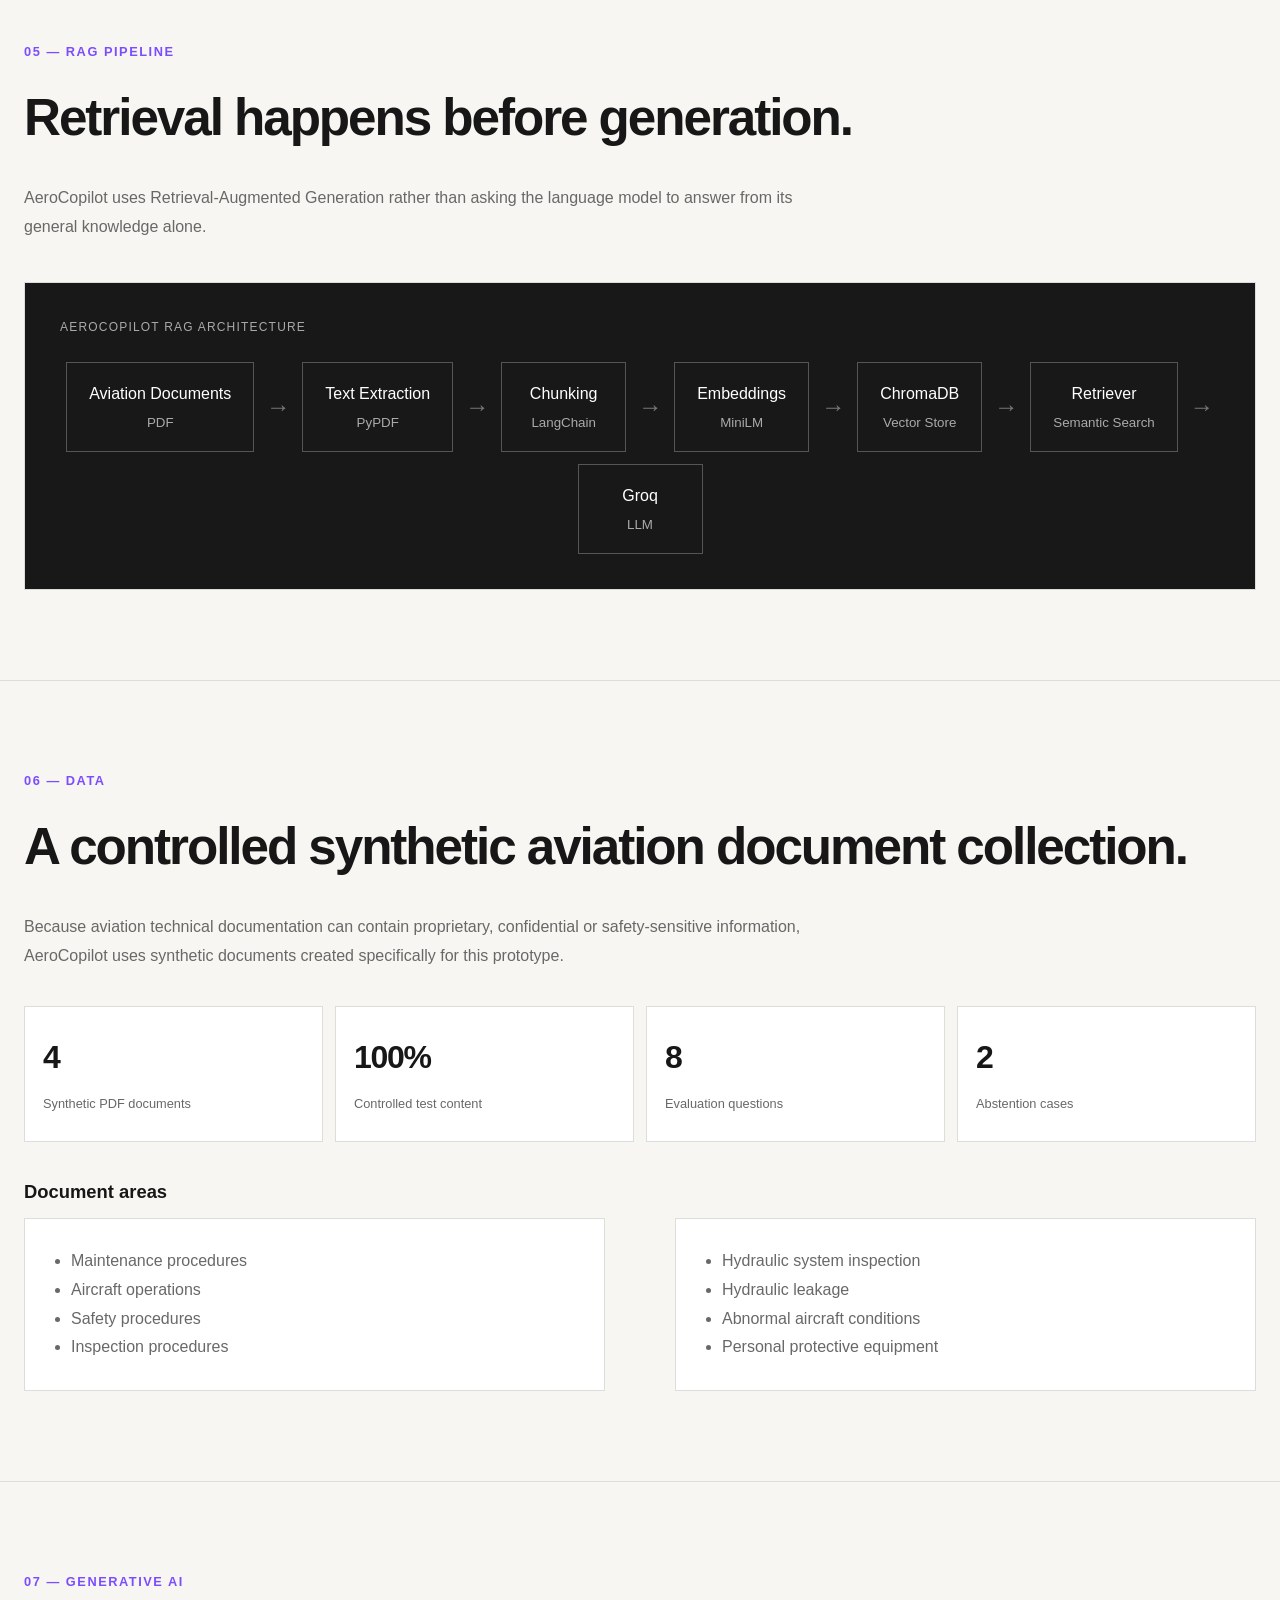
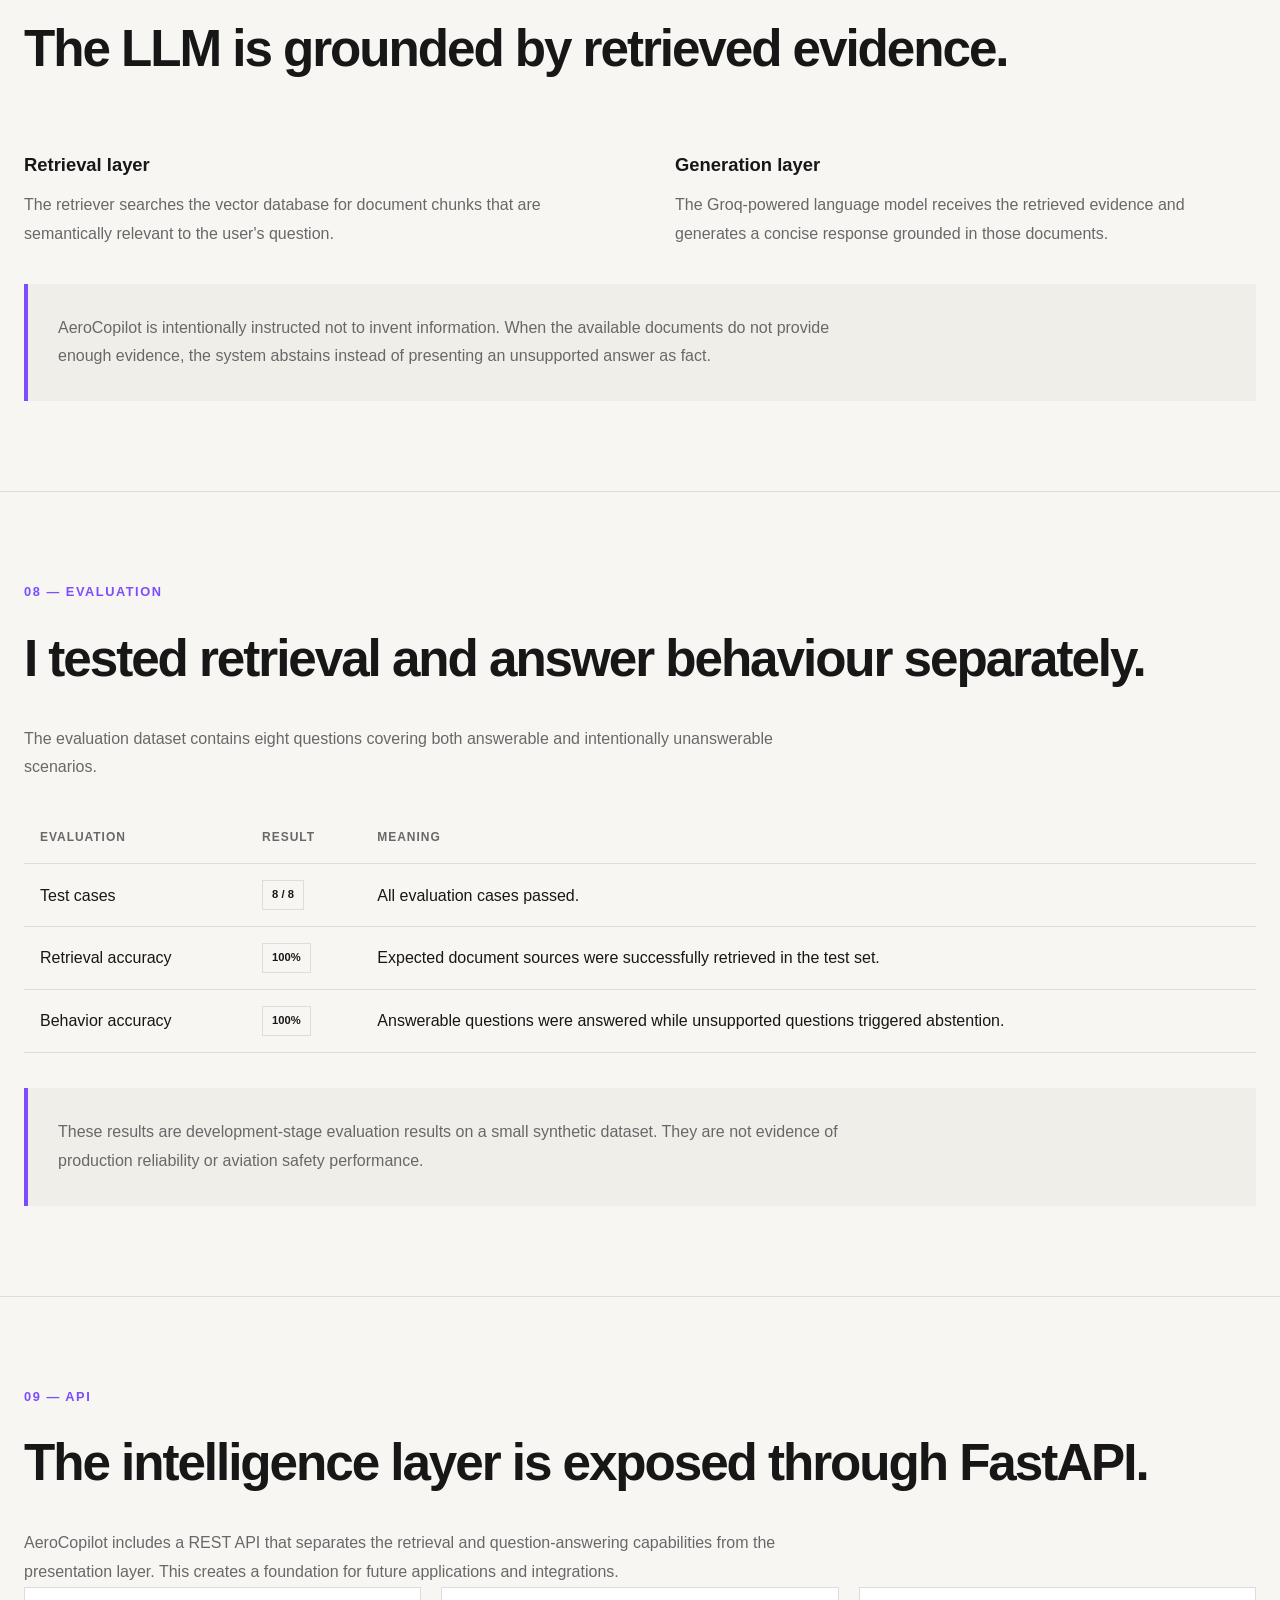
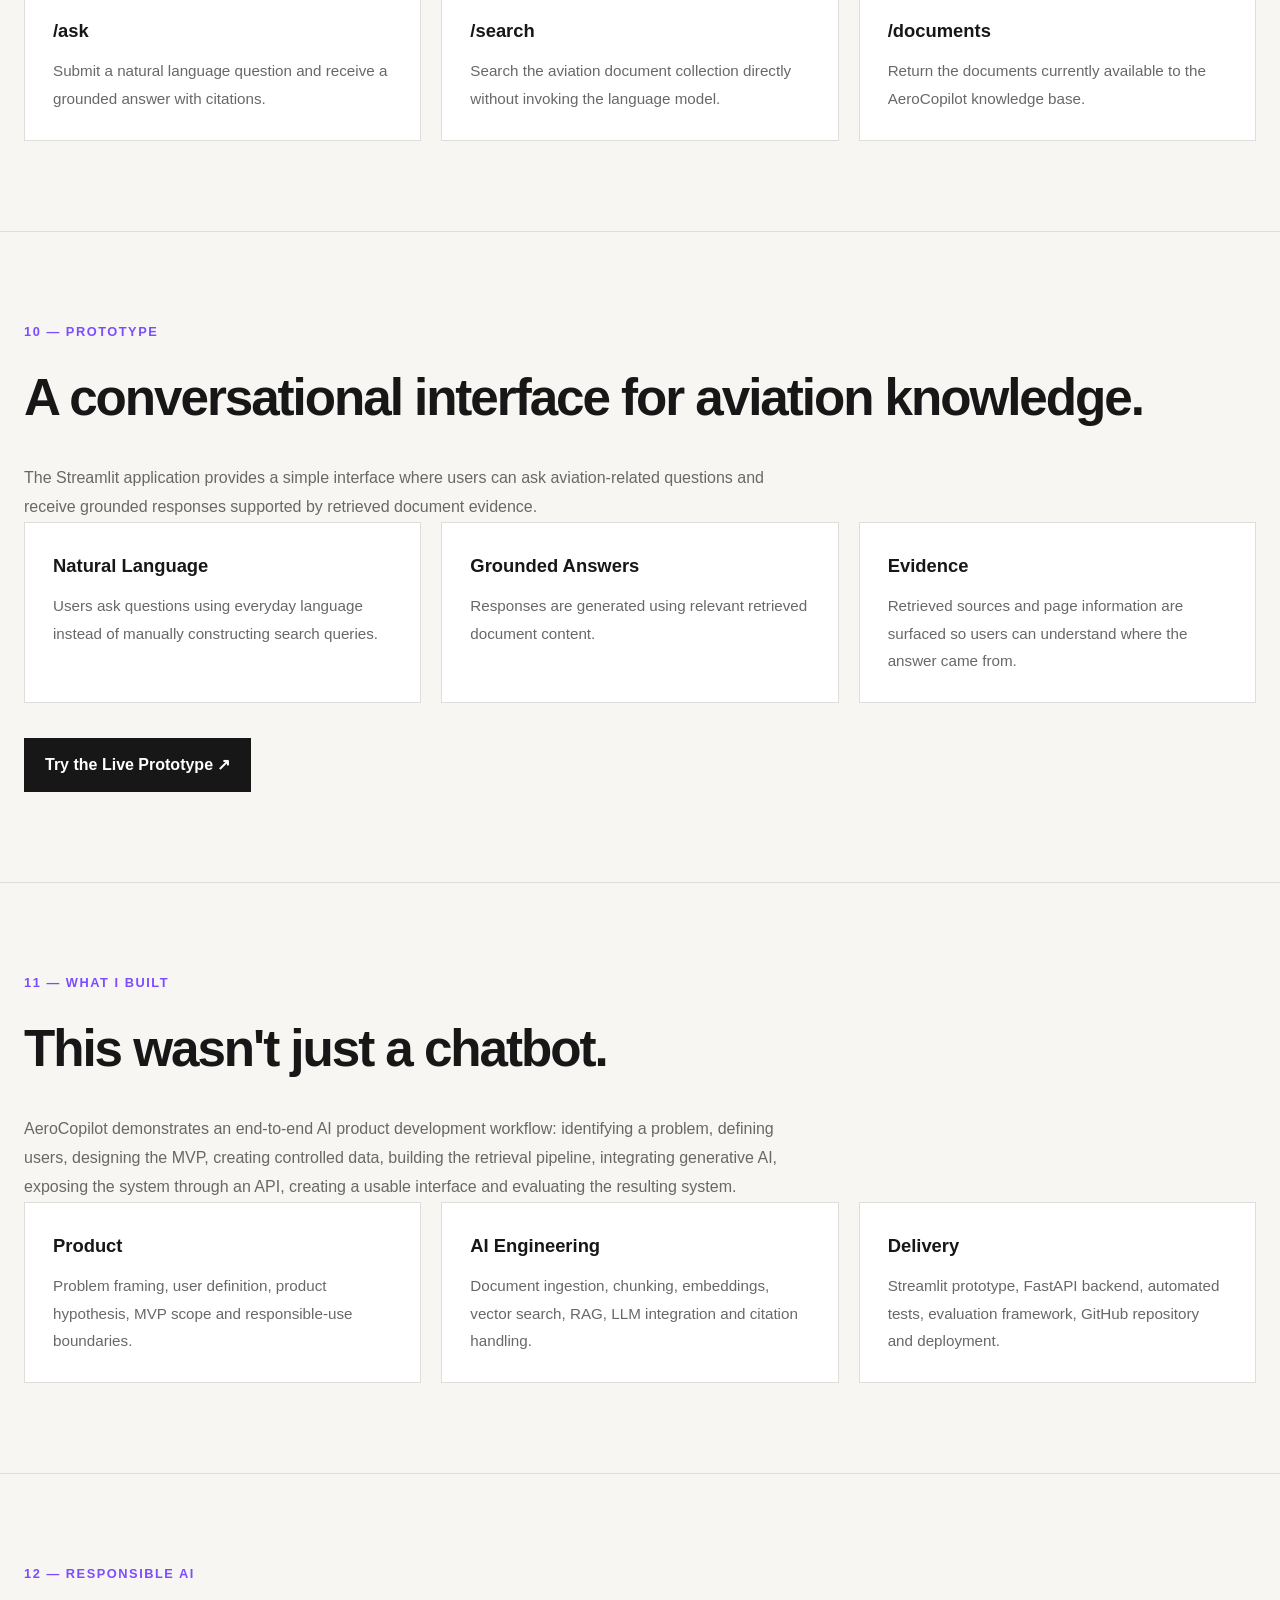
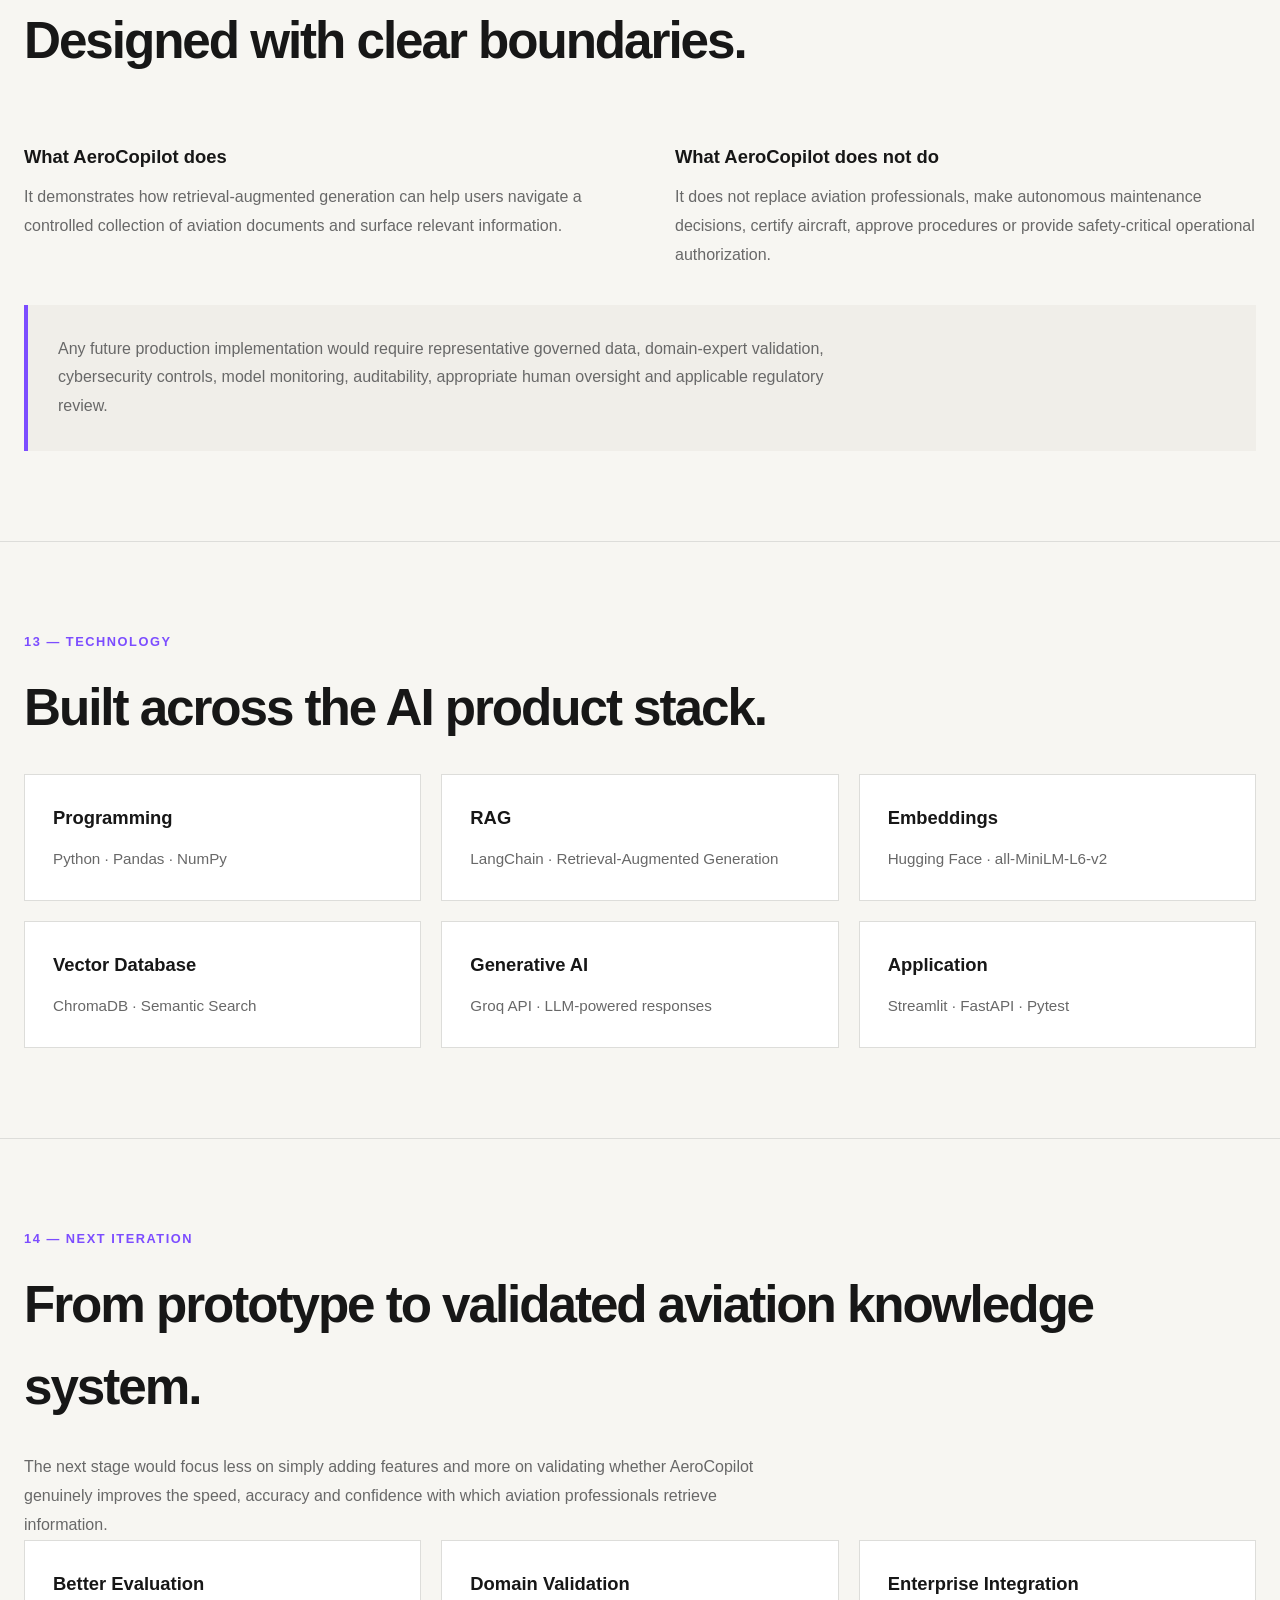
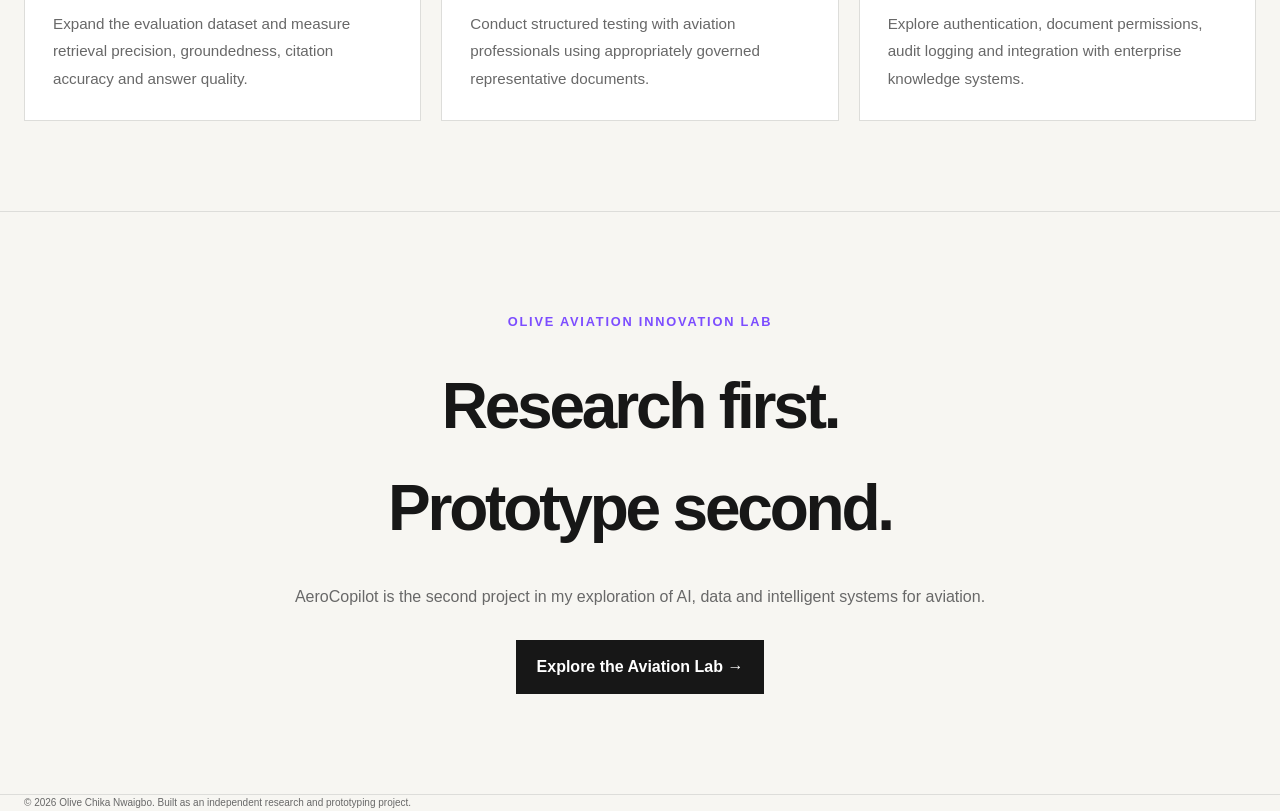
<file: projects/aerocopilot.html>
<!DOCTYPE html>
<html lang="en">
<head>
    <meta charset="UTF-8">
    <meta name="viewport" content="width=device-width, initial-scale=1.0">

    <title>AeroCopilot — Olive Chika Nwaigbo</title>

    <link rel="stylesheet" href="../css/style.css">

    <style>
        .project-hero {
            padding: 110px 0 80px;
            border-bottom: 1px solid var(--line);
        }

        .project-kicker {
            color: var(--accent);
            font-size: 0.8rem;
            font-weight: 700;
            letter-spacing: 0.14em;
            text-transform: uppercase;
            margin-bottom: 22px;
        }

        .project-hero h1 {
            max-width: 1000px;
            font-size: clamp(3rem, 7vw, 6.5rem);
            line-height: 0.95;
            letter-spacing: -0.055em;
            margin-bottom: 30px;
        }

        .project-hero p {
            max-width: 780px;
            font-size: 1.25rem;
            line-height: 1.7;
            color: var(--muted);
        }

        .project-actions {
            display: flex;
            gap: 14px;
            margin-top: 35px;
            flex-wrap: wrap;
        }

        .project-button {
            display: inline-block;
            padding: 13px 20px;
            border: 1px solid var(--black);
            text-decoration: none;
            color: var(--black);
            font-weight: 600;
            transition: 0.2s ease;
        }

        .project-button.primary {
            background: var(--black);
            color: white;
        }

        .project-button:hover {
            transform: translateY(-2px);
        }

        .project-meta {
            display: grid;
            grid-template-columns: repeat(4, 1fr);
            border-bottom: 1px solid var(--line);
        }

        .meta-item {
            padding: 28px 20px;
            border-right: 1px solid var(--line);
        }

        .meta-item:last-child {
            border-right: none;
        }

        .meta-label {
            display: block;
            color: var(--muted);
            font-size: 0.75rem;
            text-transform: uppercase;
            letter-spacing: 0.08em;
            margin-bottom: 8px;
        }

        .meta-value {
            font-weight: 700;
        }

        .case-section {
            padding: 90px 0;
            border-bottom: 1px solid var(--line);
        }

        .section-number {
            color: var(--accent);
            font-size: 0.8rem;
            font-weight: 700;
            letter-spacing: 0.12em;
            margin-bottom: 15px;
        }

        .case-section h2 {
            font-size: clamp(2rem, 4vw, 3.5rem);
            letter-spacing: -0.04em;
            margin-bottom: 25px;
        }

        .case-section h3 {
            margin-top: 35px;
            margin-bottom: 12px;
            font-size: 1.15rem;
        }

        .case-section p {
            max-width: 780px;
            line-height: 1.8;
            color: var(--muted);
        }

        .two-column {
            display: grid;
            grid-template-columns: 1fr 1fr;
            gap: 70px;
        }

        .three-column {
            display: grid;
            grid-template-columns: repeat(3, 1fr);
            gap: 20px;
        }

        .card {
            border: 1px solid var(--line);
            padding: 28px;
            background: var(--white);
        }

        .card h3 {
            margin-top: 0;
        }

        .card p {
            font-size: 0.95rem;
        }

        .card ul {
            padding-left: 18px;
            color: var(--muted);
            line-height: 1.8;
        }

        .metric-grid {
            display: grid;
            grid-template-columns: repeat(4, 1fr);
            gap: 12px;
            margin-top: 35px;
        }

        .metric {
            padding: 25px 18px;
            border: 1px solid var(--line);
            background: var(--white);
        }

        .metric strong {
            display: block;
            font-size: 2rem;
            letter-spacing: -0.04em;
            margin-bottom: 7px;
        }

        .metric span {
            color: var(--muted);
            font-size: 0.8rem;
        }

        .architecture {
            margin-top: 40px;
            border: 1px solid var(--line);
            background: #181818;
            color: white;
            padding: 35px;
        }

        .architecture-title {
            color: #aaa;
            font-size: 0.75rem;
            text-transform: uppercase;
            letter-spacing: 0.1em;
            margin-bottom: 25px;
        }

        .architecture-flow {
            display: flex;
            align-items: center;
            justify-content: center;
            gap: 12px;
            flex-wrap: wrap;
        }

        .architecture-box {
            border: 1px solid #555;
            padding: 18px 22px;
            text-align: center;
            min-width: 125px;
        }

        .architecture-box small {
            display: block;
            color: #aaa;
            margin-top: 5px;
        }

        .arrow {
            color: #777;
            font-size: 1.5rem;
        }

        .project-note {
            background: #f0eee9;
            padding: 30px;
            margin-top: 35px;
            border-left: 4px solid var(--accent);
        }

        .project-note p {
            margin: 0;
        }

        .evaluation-table {
            width: 100%;
            border-collapse: collapse;
            margin-top: 30px;
        }

        .evaluation-table th,
        .evaluation-table td {
            text-align: left;
            padding: 16px;
            border-bottom: 1px solid var(--line);
        }

        .evaluation-table th {
            font-size: 0.75rem;
            text-transform: uppercase;
            color: var(--muted);
            letter-spacing: 0.08em;
        }

        .tag {
            display: inline-block;
            padding: 5px 9px;
            font-size: 0.7rem;
            font-weight: 700;
            border: 1px solid var(--line);
        }

        .next-project {
            padding: 100px 0;
            text-align: center;
        }

        .next-project h2 {
            font-size: clamp(2.5rem, 5vw, 5rem);
            letter-spacing: -0.05em;
            margin-bottom: 25px;
        }

        .next-project p {
            color: var(--muted);
            margin-bottom: 30px;
        }

        @media (max-width: 900px) {
            .project-meta,
            .metric-grid {
                grid-template-columns: repeat(2, 1fr);
            }

            .two-column,
            .three-column {
                grid-template-columns: 1fr;
            }

            .meta-item:nth-child(2) {
                border-right: none;
            }

            .meta-item {
                border-bottom: 1px solid var(--line);
            }
        }

        @media (max-width: 600px) {
            .project-meta,
            .metric-grid {
                grid-template-columns: 1fr;
            }

            .meta-item {
                border-right: none;
            }

            .project-hero {
                padding-top: 70px;
            }

            .case-section {
                padding: 65px 0;
            }

            .architecture-flow {
                flex-direction: column;
            }

            .arrow {
                transform: rotate(90deg);
            }
        }
    </style>
</head>

<body>

<!-- NAVIGATION -->
<header class="site-header">
    <div class="container nav-container">
        <a href="../index.html" class="logo">OLIVE.</a>

        <nav>
            <a href="../index.html">Home</a>
            <a href="../index.html#about">About</a>
            <a href="../index.html#experience">Experience</a>
            <a href="../index.html#projects">Projects</a>
            <a href="../labs/aviation.html">Innovation Labs</a>
            <a href="../index.html#contact">Contact</a>
        </nav>
    </div>
</header>


<main>

<!-- HERO -->
<section class="project-hero">
    <div class="container">

        <div class="project-kicker">
            Olive Aviation Innovation Lab · RAG + GenAI
        </div>

        <h1>
            AeroCopilot
        </h1>

        <p>
            An AI-powered aviation knowledge assistant designed to help
            aviation professionals find, understand and retrieve information
            from complex technical documents faster.
        </p>

        <div class="project-actions">

            <a
                href="https://aerocopilot.streamlit.app/"
                class="project-button primary"
                target="_blank"
                rel="noopener noreferrer">
                Launch AeroCopilot ↗
            </a>

            <a
                href="https://github.com/Olivenwaigbo/aerocopilot"
                class="project-button"
                target="_blank"
                rel="noopener noreferrer">
                View GitHub ↗
            </a>

            <a
                href="../labs/aviation.html"
                class="project-button">
                Aviation Innovation Lab →
            </a>

        </div>

    </div>
</section>


<!-- PROJECT META -->
<section>
    <div class="container project-meta">

        <div class="meta-item">
            <span class="meta-label">Role</span>
            <span class="meta-value">Product + AI + Data</span>
        </div>

        <div class="meta-item">
            <span class="meta-label">Domain</span>
            <span class="meta-value">Aviation Knowledge</span>
        </div>

        <div class="meta-item">
            <span class="meta-label">Architecture</span>
            <span class="meta-value">RAG + Vector Search</span>
        </div>

        <div class="meta-item">
            <span class="meta-label">Status</span>
            <span class="meta-value">Live Prototype</span>
        </div>

    </div>
</section>


<!-- 01 PROBLEM -->
<section class="case-section">
    <div class="container">

        <div class="section-number">01 — THE PROBLEM</div>

        <h2>
            Aviation knowledge is valuable. Finding it can be slow.
        </h2>

        <p>
            Aviation organisations work with large collections of technical
            manuals, maintenance procedures, operational policies, safety
            documents, engineering references, training materials and
            regulatory information.
        </p>

        <p>
            When information is buried across hundreds or thousands of pages,
            finding the right answer can require significant manual searching.
            Traditional keyword search can also fail when the user's wording
            differs from the wording used in the source document.
        </p>

        <div class="project-note">
            <p>
                <strong>Product question:</strong>
                How might we help aviation professionals retrieve relevant
                technical information faster without forcing them to manually
                search through large document collections?
            </p>
        </div>

    </div>
</section>


<!-- 02 USERS -->
<section class="case-section">
    <div class="container">

        <div class="section-number">02 — USERS</div>

        <h2>
            Designed around people who work with aviation information.
        </h2>

        <div class="three-column">

            <div class="card">
                <h3>Maintenance & Engineering</h3>
                <p>
                    Primary users who frequently need to locate procedures,
                    inspection information and technical guidance.
                </p>
            </div>

            <div class="card">
                <h3>Operations & Safety</h3>
                <p>
                    Teams that need to quickly retrieve operational policies,
                    safety procedures and relevant documentation.
                </p>
            </div>

            <div class="card">
                <h3>Analysts & Trainers</h3>
                <p>
                    Professionals and learners who need faster access to
                    structured knowledge across aviation documents.
                </p>
            </div>

        </div>

    </div>
</section>


<!-- 03 PRODUCT -->
<section class="case-section">
    <div class="container">

        <div class="section-number">03 — PRODUCT CONCEPT</div>

        <h2>
            Ask a question. Retrieve the evidence. Generate a grounded answer.
        </h2>

        <div class="two-column">

            <div>
                <h3>Product hypothesis</h3>

                <p>
                    If aviation documents can be converted into searchable
                    semantic representations, professionals may be able to
                    retrieve relevant information faster than relying only
                    on traditional keyword search.
                </p>
            </div>

            <div>
                <h3>Core user story</h3>

                <p>
                    As an aviation professional, I want to ask a natural
                    language question and receive a concise answer supported
                    by the relevant source document.
                </p>
            </div>

        </div>

    </div>
</section>


<!-- 04 MVP -->
<section class="case-section">
    <div class="container">

        <div class="section-number">04 — MVP</div>

        <h2>
            Five capabilities define the first version.
        </h2>

        <div class="three-column">

            <div class="card">
                <h3>01</h3>
                <h3>Document Ingestion</h3>
                <p>
                    Load aviation PDF documents and extract their text
                    and page-level metadata.
                </p>
            </div>

            <div class="card">
                <h3>02</h3>
                <h3>Semantic Retrieval</h3>
                <p>
                    Convert document content into embeddings and retrieve
                    semantically relevant information.
                </p>
            </div>

            <div class="card">
                <h3>03</h3>
                <h3>RAG Generation</h3>
                <p>
                    Use retrieved evidence as context for grounded
                    generative AI responses.
                </p>
            </div>

            <div class="card">
                <h3>04</h3>
                <h3>Citations</h3>
                <p>
                    Return source documents and page references alongside
                    generated answers.
                </p>
            </div>

            <div class="card">
                <h3>05</h3>
                <h3>Abstention</h3>
                <p>
                    Refuse to provide an unsupported answer when the
                    available documents do not contain sufficient information.
                </p>
            </div>

        </div>

    </div>
</section>


<!-- 05 RAG PIPELINE -->
<section class="case-section">
    <div class="container">

        <div class="section-number">05 — RAG PIPELINE</div>

        <h2>
            Retrieval happens before generation.
        </h2>

        <p>
            AeroCopilot uses Retrieval-Augmented Generation rather than asking
            the language model to answer from its general knowledge alone.
        </p>

        <div class="architecture">

            <div class="architecture-title">
                AeroCopilot RAG Architecture
            </div>

            <div class="architecture-flow">

                <div class="architecture-box">
                    Aviation Documents
                    <small>PDF</small>
                </div>

                <div class="arrow">→</div>

                <div class="architecture-box">
                    Text Extraction
                    <small>PyPDF</small>
                </div>

                <div class="arrow">→</div>

                <div class="architecture-box">
                    Chunking
                    <small>LangChain</small>
                </div>

                <div class="arrow">→</div>

                <div class="architecture-box">
                    Embeddings
                    <small>MiniLM</small>
                </div>

                <div class="arrow">→</div>

                <div class="architecture-box">
                    ChromaDB
                    <small>Vector Store</small>
                </div>

                <div class="arrow">→</div>

                <div class="architecture-box">
                    Retriever
                    <small>Semantic Search</small>
                </div>

                <div class="arrow">→</div>

                <div class="architecture-box">
                    Groq
                    <small>LLM</small>
                </div>

            </div>

        </div>

    </div>
</section>


<!-- 06 DATA -->
<section class="case-section">
    <div class="container">

        <div class="section-number">06 — DATA</div>

        <h2>
            A controlled synthetic aviation document collection.
        </h2>

        <p>
            Because aviation technical documentation can contain proprietary,
            confidential or safety-sensitive information, AeroCopilot uses
            synthetic documents created specifically for this prototype.
        </p>

        <div class="metric-grid">

            <div class="metric">
                <strong>4</strong>
                <span>Synthetic PDF documents</span>
            </div>

            <div class="metric">
                <strong>100%</strong>
                <span>Controlled test content</span>
            </div>

            <div class="metric">
                <strong>8</strong>
                <span>Evaluation questions</span>
            </div>

            <div class="metric">
                <strong>2</strong>
                <span>Abstention cases</span>
            </div>

        </div>

        <h3>Document areas</h3>

        <div class="two-column">

            <div class="card">
                <ul>
                    <li>Maintenance procedures</li>
                    <li>Aircraft operations</li>
                    <li>Safety procedures</li>
                    <li>Inspection procedures</li>
                </ul>
            </div>

            <div class="card">
                <ul>
                    <li>Hydraulic system inspection</li>
                    <li>Hydraulic leakage</li>
                    <li>Abnormal aircraft conditions</li>
                    <li>Personal protective equipment</li>
                </ul>
            </div>

        </div>

    </div>
</section>


<!-- 07 AI -->
<section class="case-section">
    <div class="container">

        <div class="section-number">07 — GENERATIVE AI</div>

        <h2>
            The LLM is grounded by retrieved evidence.
        </h2>

        <div class="two-column">

            <div>
                <h3>Retrieval layer</h3>

                <p>
                    The retriever searches the vector database for document
                    chunks that are semantically relevant to the user's
                    question.
                </p>
            </div>

            <div>
                <h3>Generation layer</h3>

                <p>
                    The Groq-powered language model receives the retrieved
                    evidence and generates a concise response grounded in
                    those documents.
                </p>
            </div>

        </div>

        <div class="project-note">
            <p>
                AeroCopilot is intentionally instructed not to invent
                information. When the available documents do not provide
                enough evidence, the system abstains instead of presenting
                an unsupported answer as fact.
            </p>
        </div>

    </div>
</section>


<!-- 08 EVALUATION -->
<section class="case-section">
    <div class="container">

        <div class="section-number">08 — EVALUATION</div>

        <h2>
            I tested retrieval and answer behaviour separately.
        </h2>

        <p>
            The evaluation dataset contains eight questions covering both
            answerable and intentionally unanswerable scenarios.
        </p>

        <table class="evaluation-table">

            <thead>
                <tr>
                    <th>Evaluation</th>
                    <th>Result</th>
                    <th>Meaning</th>
                </tr>
            </thead>

            <tbody>

                <tr>
                    <td>Test cases</td>
                    <td><span class="tag">8 / 8</span></td>
                    <td>All evaluation cases passed.</td>
                </tr>

                <tr>
                    <td>Retrieval accuracy</td>
                    <td><span class="tag">100%</span></td>
                    <td>
                        Expected document sources were successfully retrieved
                        in the test set.
                    </td>
                </tr>

                <tr>
                    <td>Behavior accuracy</td>
                    <td><span class="tag">100%</span></td>
                    <td>
                        Answerable questions were answered while unsupported
                        questions triggered abstention.
                    </td>
                </tr>

            </tbody>

        </table>

        <div class="project-note">
            <p>
                These results are development-stage evaluation results on a
                small synthetic dataset. They are not evidence of production
                reliability or aviation safety performance.
            </p>
        </div>

    </div>
</section>


<!-- 09 API -->
<section class="case-section">
    <div class="container">

        <div class="section-number">09 — API</div>

        <h2>
            The intelligence layer is exposed through FastAPI.
        </h2>

        <p>
            AeroCopilot includes a REST API that separates the retrieval and
            question-answering capabilities from the presentation layer.
            This creates a foundation for future applications and integrations.
        </p>

        <div class="three-column">

            <div class="card">
                <h3>/ask</h3>
                <p>
                    Submit a natural language question and receive a grounded
                    answer with citations.
                </p>
            </div>

            <div class="card">
                <h3>/search</h3>
                <p>
                    Search the aviation document collection directly without
                    invoking the language model.
                </p>
            </div>

            <div class="card">
                <h3>/documents</h3>
                <p>
                    Return the documents currently available to the
                    AeroCopilot knowledge base.
                </p>
            </div>

        </div>

    </div>
</section>


<!-- 10 PROTOTYPE -->
<section class="case-section">
    <div class="container">

        <div class="section-number">10 — PROTOTYPE</div>

        <h2>
            A conversational interface for aviation knowledge.
        </h2>

        <p>
            The Streamlit application provides a simple interface where users
            can ask aviation-related questions and receive grounded responses
            supported by retrieved document evidence.
        </p>

        <div class="three-column">

            <div class="card">
                <h3>Natural Language</h3>
                <p>
                    Users ask questions using everyday language instead of
                    manually constructing search queries.
                </p>
            </div>

            <div class="card">
                <h3>Grounded Answers</h3>
                <p>
                    Responses are generated using relevant retrieved
                    document content.
                </p>
            </div>

            <div class="card">
                <h3>Evidence</h3>
                <p>
                    Retrieved sources and page information are surfaced so
                    users can understand where the answer came from.
                </p>
            </div>

        </div>

        <div class="project-actions">
            <a
                href="https://aerocopilot.streamlit.app/"
                class="project-button primary"
                target="_blank"
                rel="noopener noreferrer">
                Try the Live Prototype ↗
            </a>
        </div>

    </div>
</section>


<!-- 11 PRODUCT THINKING -->
<section class="case-section">
    <div class="container">

        <div class="section-number">11 — WHAT I BUILT</div>

        <h2>
            This wasn't just a chatbot.
        </h2>

        <p>
            AeroCopilot demonstrates an end-to-end AI product development
            workflow: identifying a problem, defining users, designing the
            MVP, creating controlled data, building the retrieval pipeline,
            integrating generative AI, exposing the system through an API,
            creating a usable interface and evaluating the resulting system.
        </p>

        <div class="three-column">

            <div class="card">
                <h3>Product</h3>
                <p>
                    Problem framing, user definition, product hypothesis,
                    MVP scope and responsible-use boundaries.
                </p>
            </div>

            <div class="card">
                <h3>AI Engineering</h3>
                <p>
                    Document ingestion, chunking, embeddings, vector search,
                    RAG, LLM integration and citation handling.
                </p>
            </div>

            <div class="card">
                <h3>Delivery</h3>
                <p>
                    Streamlit prototype, FastAPI backend, automated tests,
                    evaluation framework, GitHub repository and deployment.
                </p>
            </div>

        </div>

    </div>
</section>


<!-- 12 RESPONSIBLE AI -->
<section class="case-section">
    <div class="container">

        <div class="section-number">12 — RESPONSIBLE AI</div>

        <h2>
            Designed with clear boundaries.
        </h2>

        <div class="two-column">

            <div>
                <h3>What AeroCopilot does</h3>

                <p>
                    It demonstrates how retrieval-augmented generation can
                    help users navigate a controlled collection of aviation
                    documents and surface relevant information.
                </p>
            </div>

            <div>
                <h3>What AeroCopilot does not do</h3>

                <p>
                    It does not replace aviation professionals, make autonomous
                    maintenance decisions, certify aircraft, approve procedures
                    or provide safety-critical operational authorization.
                </p>
            </div>

        </div>

        <div class="project-note">
            <p>
                Any future production implementation would require
                representative governed data, domain-expert validation,
                cybersecurity controls, model monitoring, auditability,
                appropriate human oversight and applicable regulatory review.
            </p>
        </div>

    </div>
</section>


<!-- 13 TECHNOLOGY -->
<section class="case-section">
    <div class="container">

        <div class="section-number">13 — TECHNOLOGY</div>

        <h2>
            Built across the AI product stack.
        </h2>

        <div class="three-column">

            <div class="card">
                <h3>Programming</h3>
                <p>
                    Python · Pandas · NumPy
                </p>
            </div>

            <div class="card">
                <h3>RAG</h3>
                <p>
                    LangChain · Retrieval-Augmented Generation
                </p>
            </div>

            <div class="card">
                <h3>Embeddings</h3>
                <p>
                    Hugging Face · all-MiniLM-L6-v2
                </p>
            </div>

            <div class="card">
                <h3>Vector Database</h3>
                <p>
                    ChromaDB · Semantic Search
                </p>
            </div>

            <div class="card">
                <h3>Generative AI</h3>
                <p>
                    Groq API · LLM-powered responses
                </p>
            </div>

            <div class="card">
                <h3>Application</h3>
                <p>
                    Streamlit · FastAPI · Pytest
                </p>
            </div>

        </div>

    </div>
</section>


<!-- 14 FUTURE -->
<section class="case-section">
    <div class="container">

        <div class="section-number">14 — NEXT ITERATION</div>

        <h2>
            From prototype to validated aviation knowledge system.
        </h2>

        <p>
            The next stage would focus less on simply adding features and
            more on validating whether AeroCopilot genuinely improves the
            speed, accuracy and confidence with which aviation professionals
            retrieve information.
        </p>

        <div class="three-column">

            <div class="card">
                <h3>Better Evaluation</h3>
                <p>
                    Expand the evaluation dataset and measure retrieval
                    precision, groundedness, citation accuracy and answer
                    quality.
                </p>
            </div>

            <div class="card">
                <h3>Domain Validation</h3>
                <p>
                    Conduct structured testing with aviation professionals
                    using appropriately governed representative documents.
                </p>
            </div>

            <div class="card">
                <h3>Enterprise Integration</h3>
                <p>
                    Explore authentication, document permissions, audit
                    logging and integration with enterprise knowledge systems.
                </p>
            </div>

        </div>

    </div>
</section>


<!-- FINAL -->
<section class="next-project">
    <div class="container">

        <div class="project-kicker">
            Olive Aviation Innovation Lab
        </div>

        <h2>
            Research first.<br>
            Prototype second.
        </h2>

        <p>
            AeroCopilot is the second project in my exploration of AI,
            data and intelligent systems for aviation.
        </p>

        <a
            href="../labs/aviation.html"
            class="project-button primary">
            Explore the Aviation Lab →
        </a>

    </div>
</section>

</main>


<!-- FOOTER -->
<footer class="site-footer">
    <div class="container">
        <p>
            © 2026 Olive Chika Nwaigbo. Built as an independent research
            and prototyping project.
        </p>
    </div>
</footer>

</body>
</html>
</file>
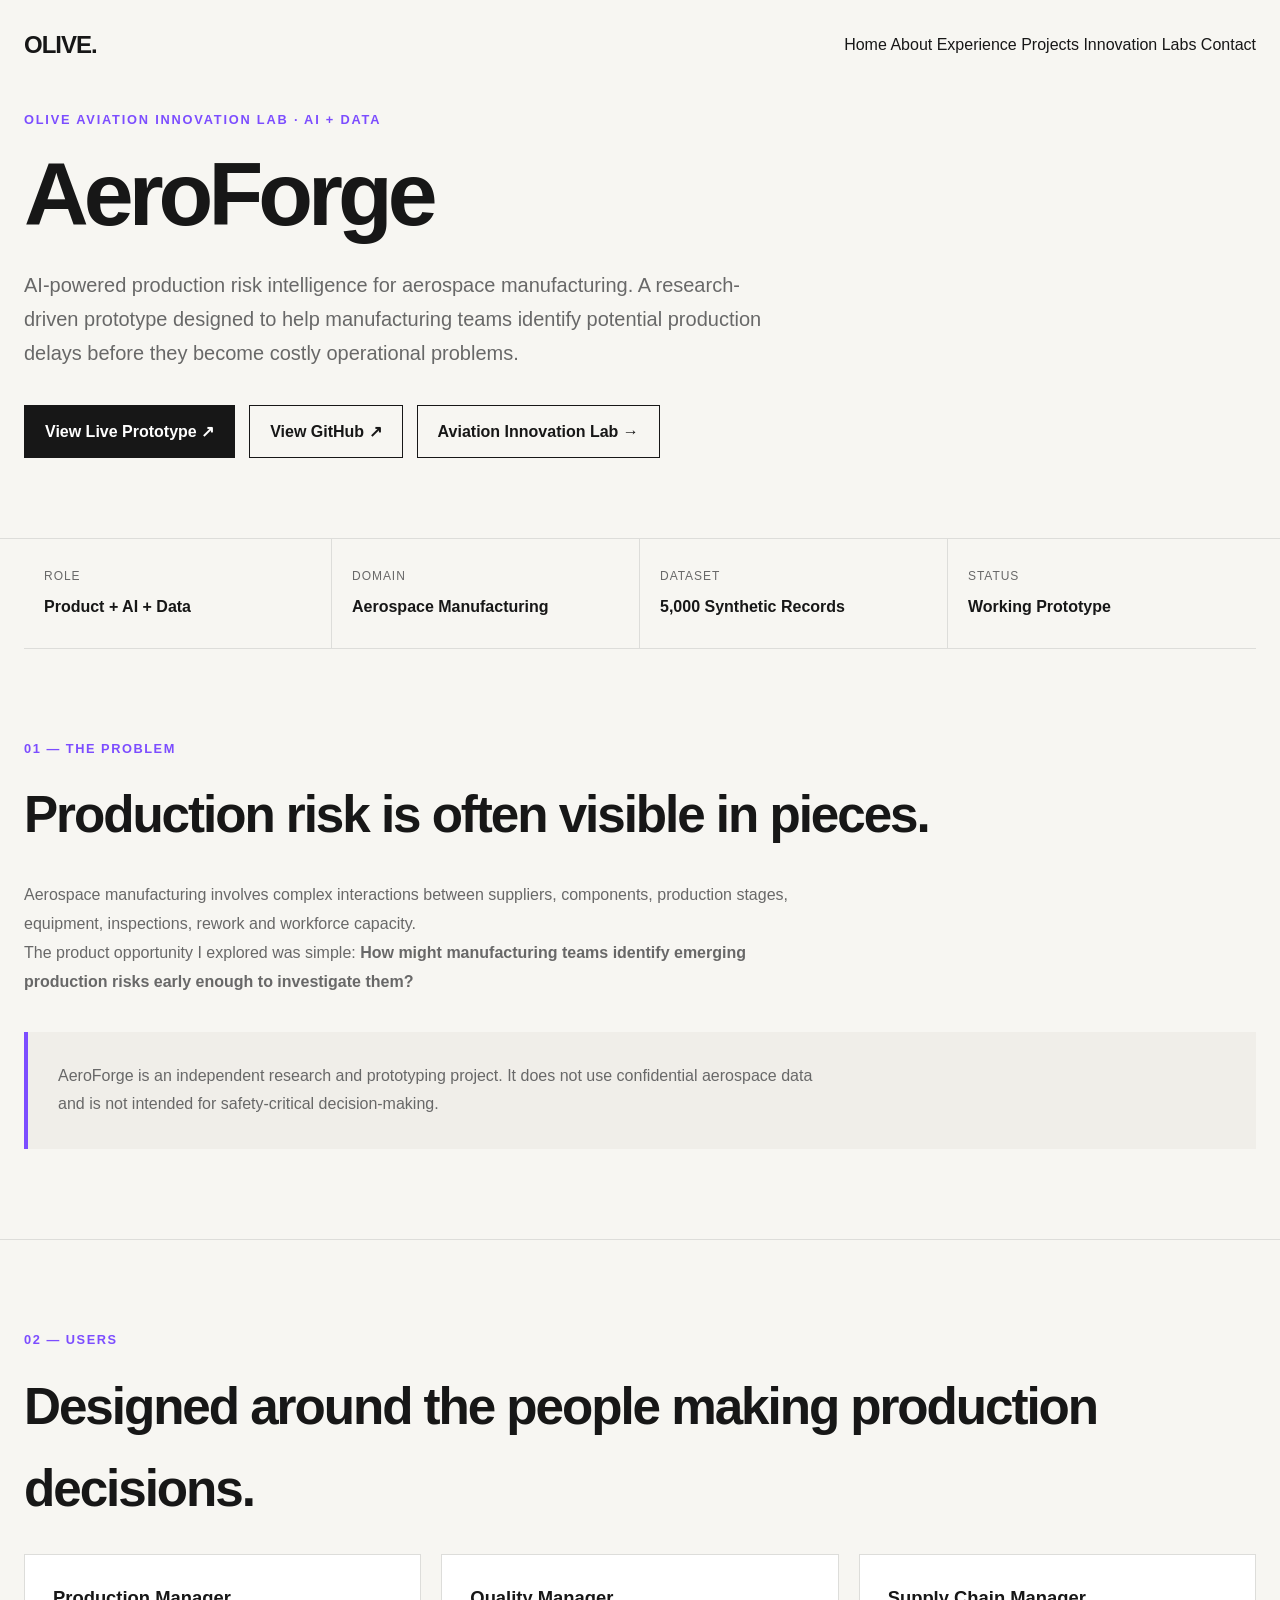
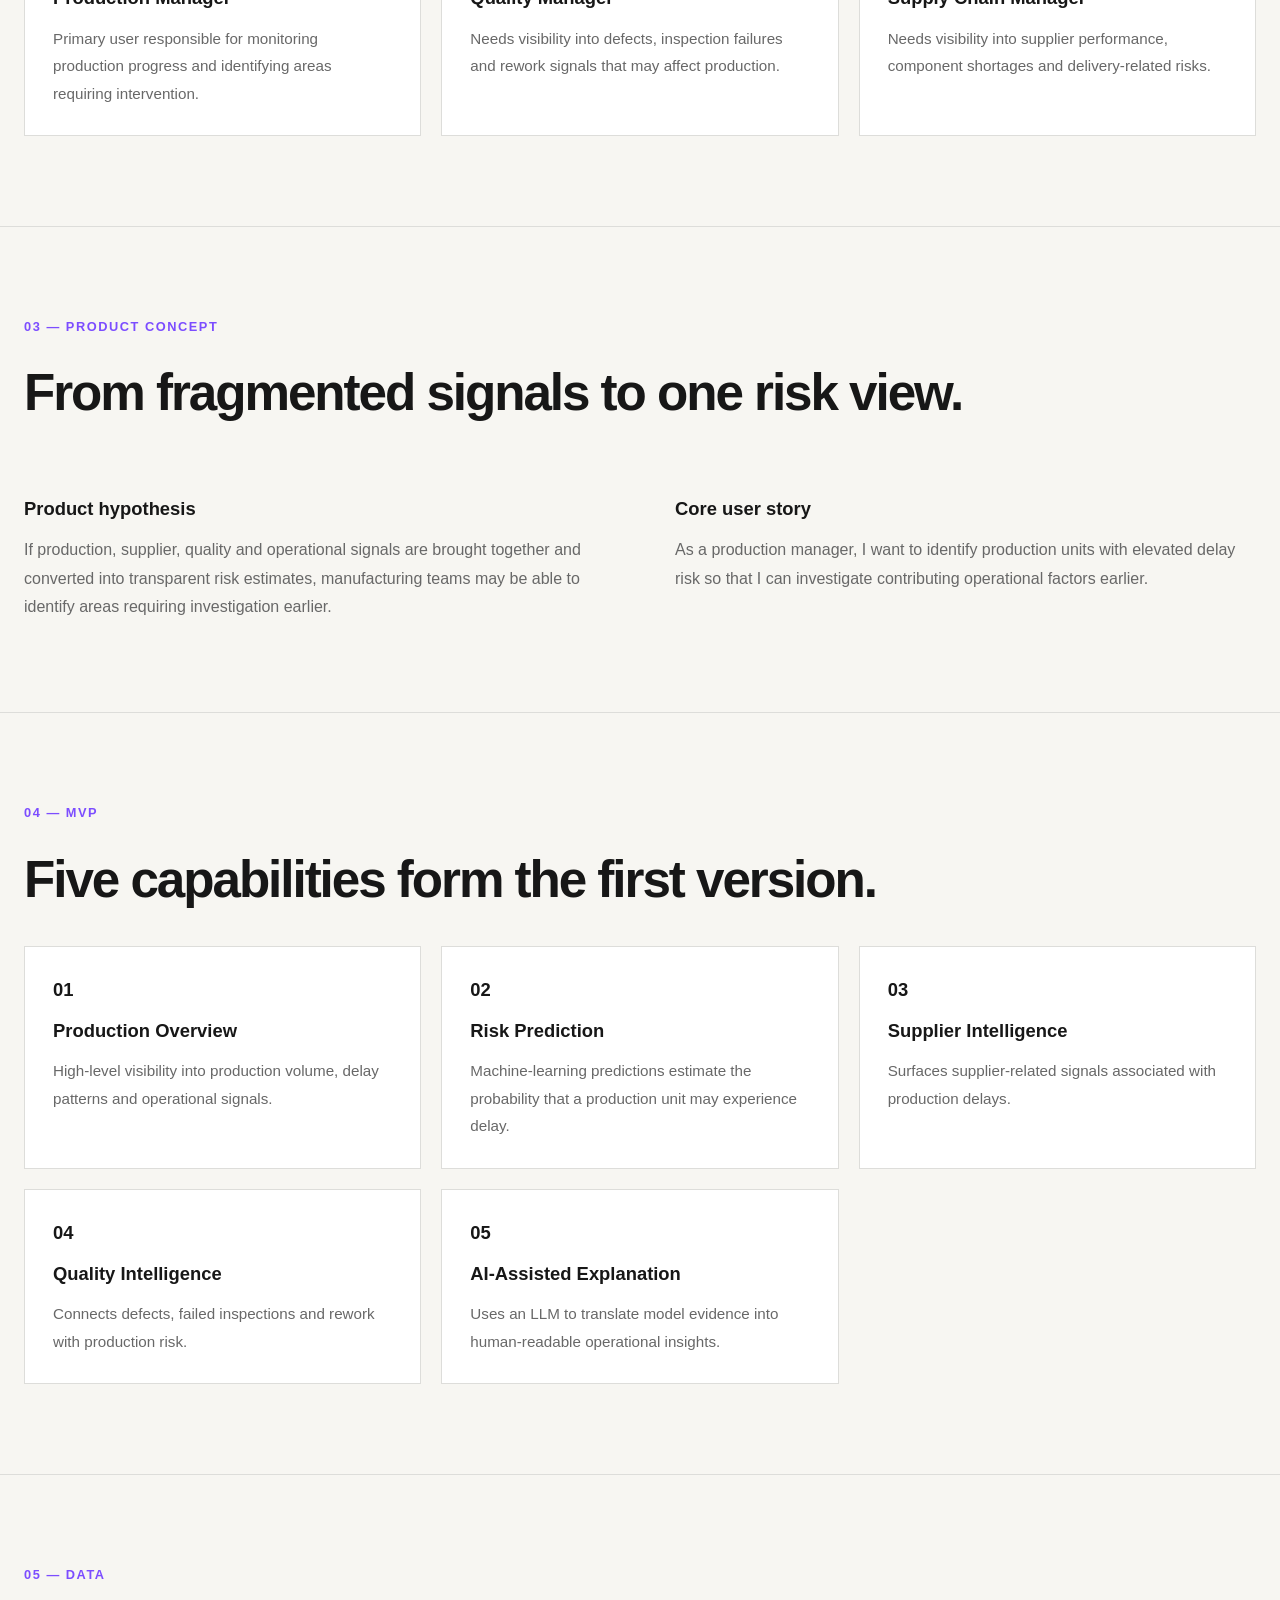
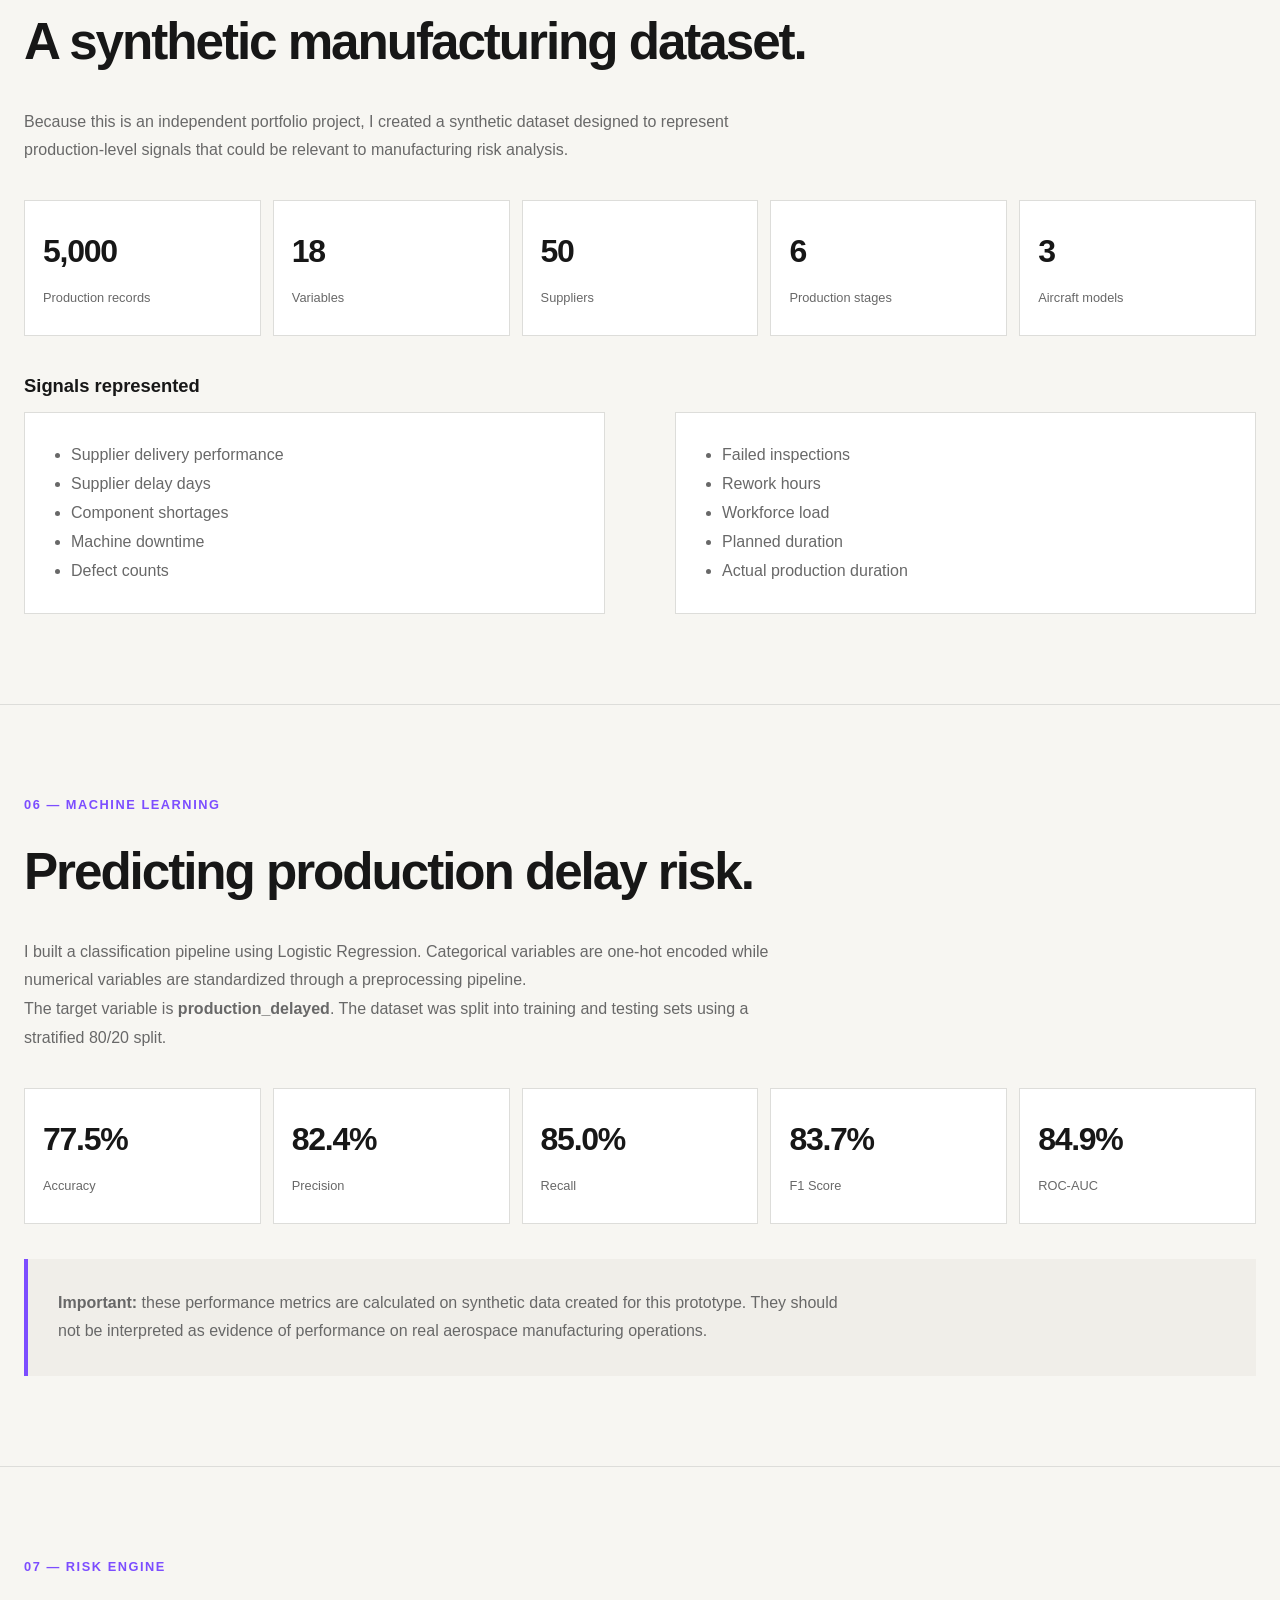
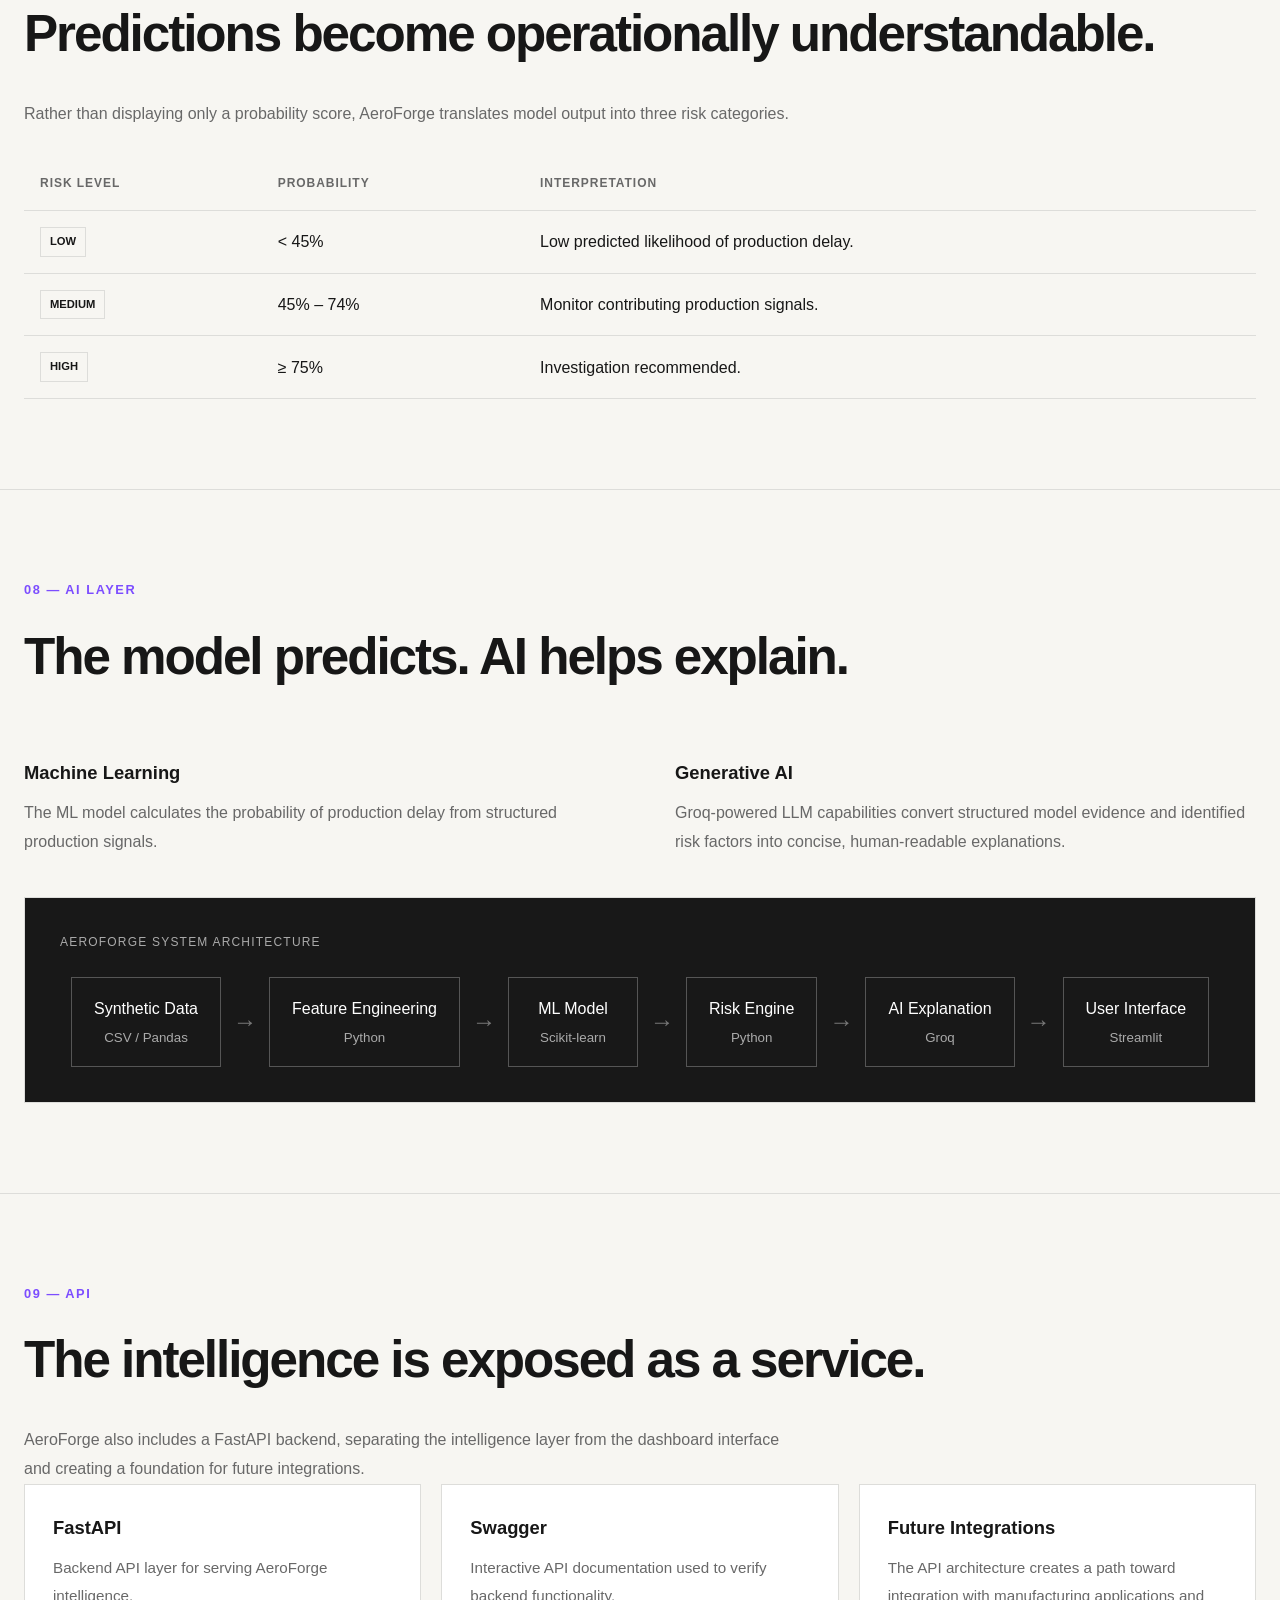
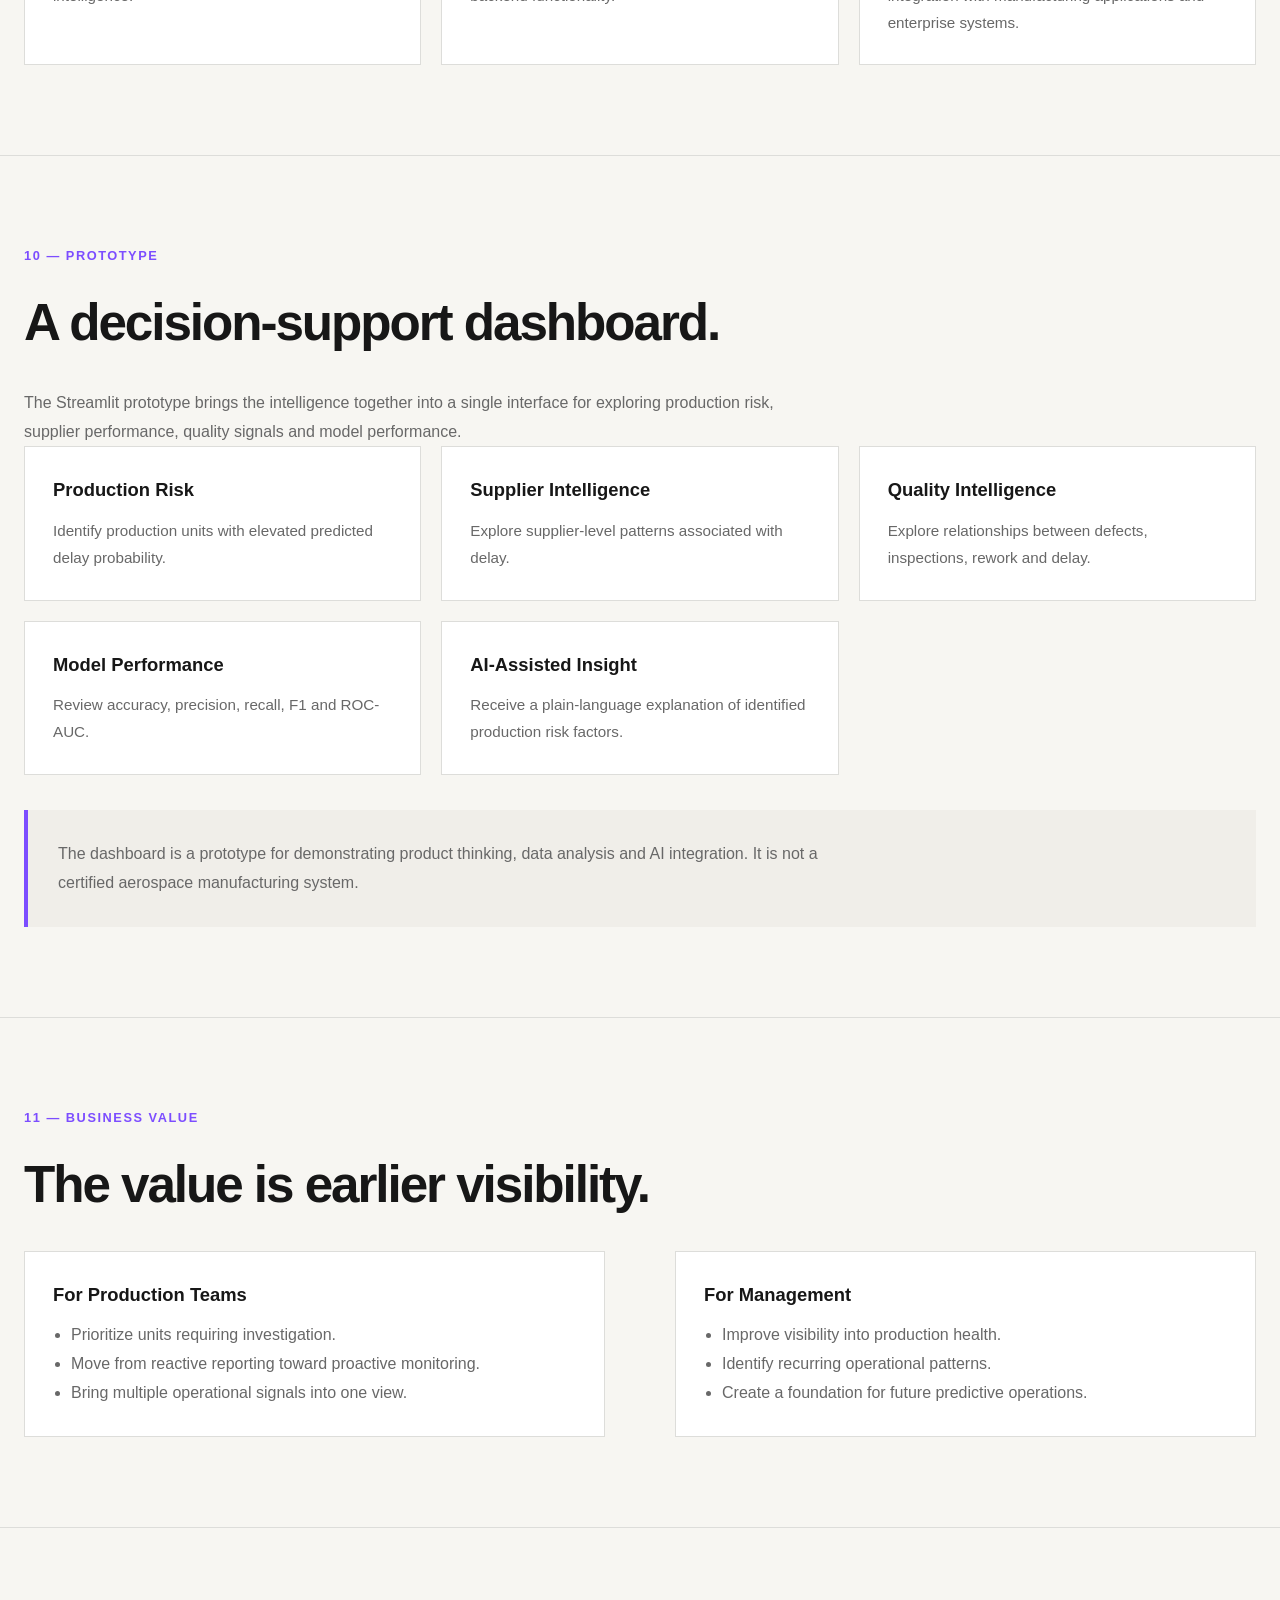
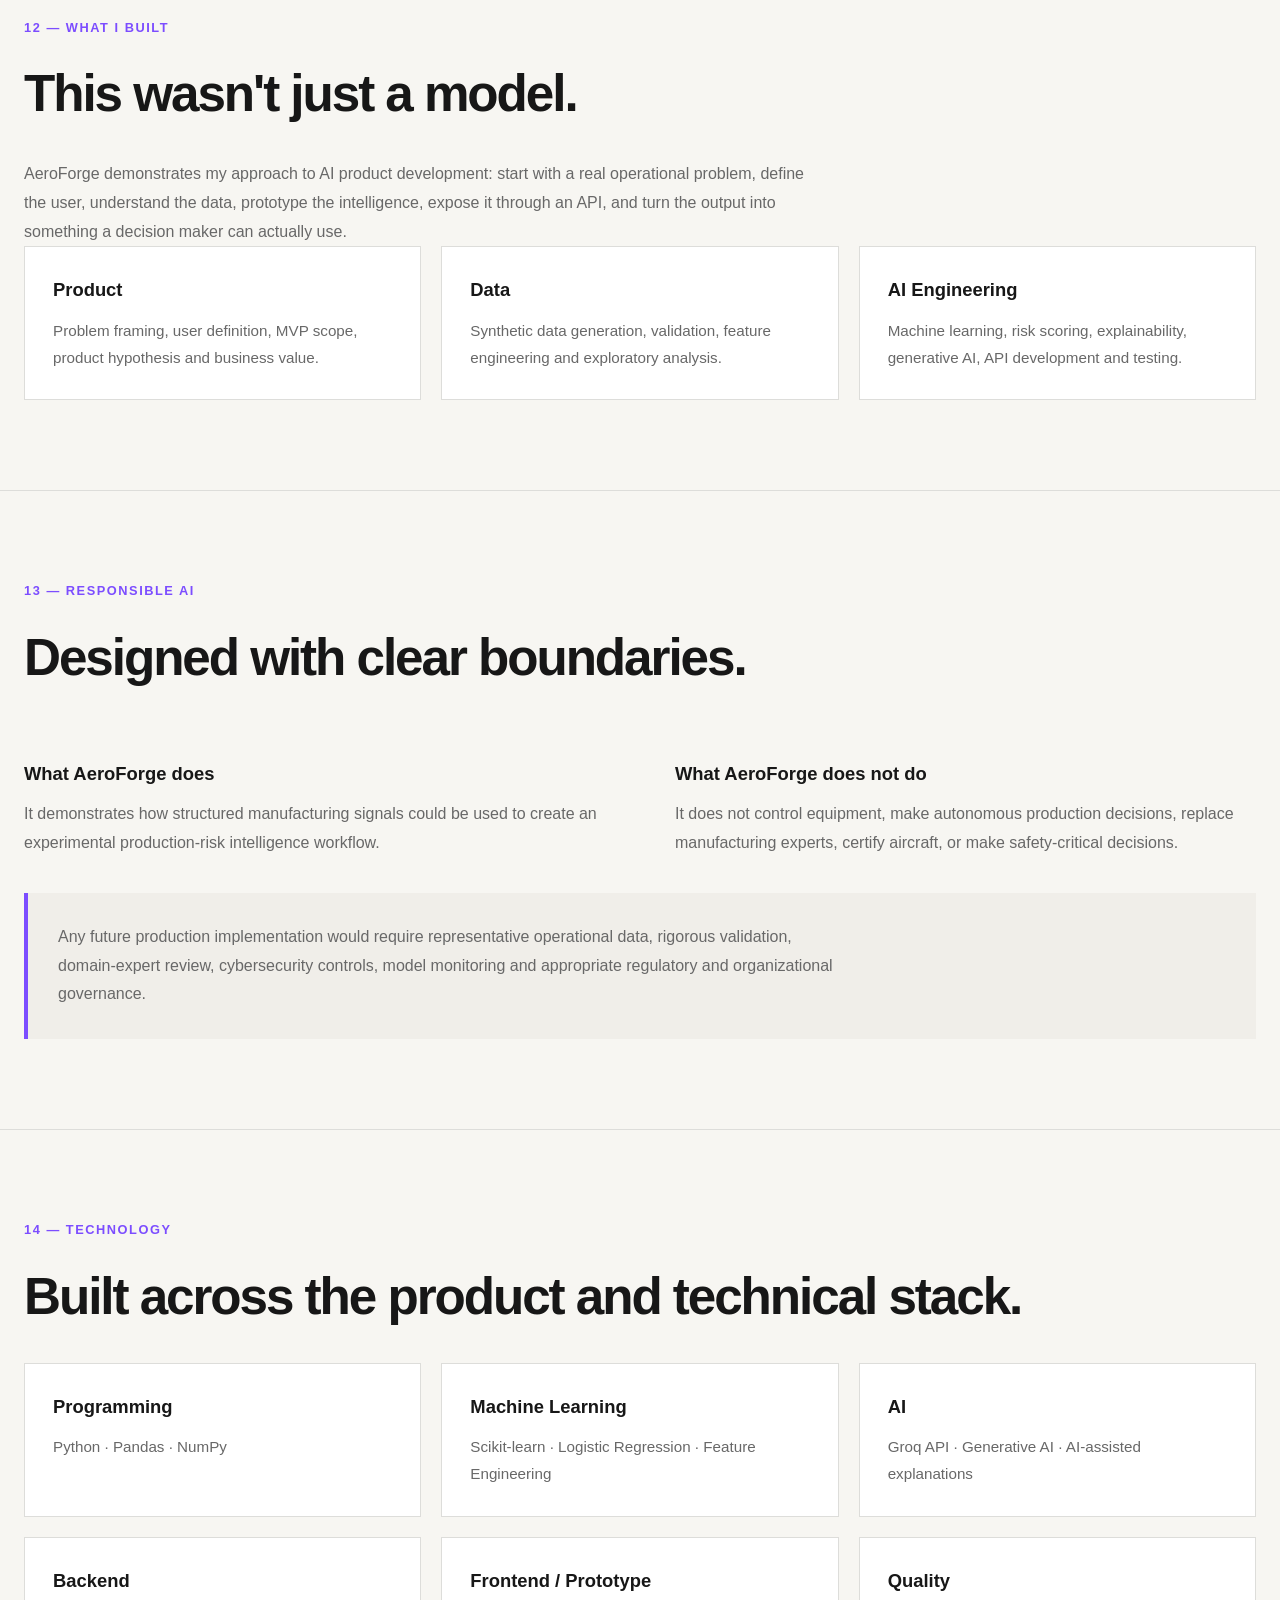
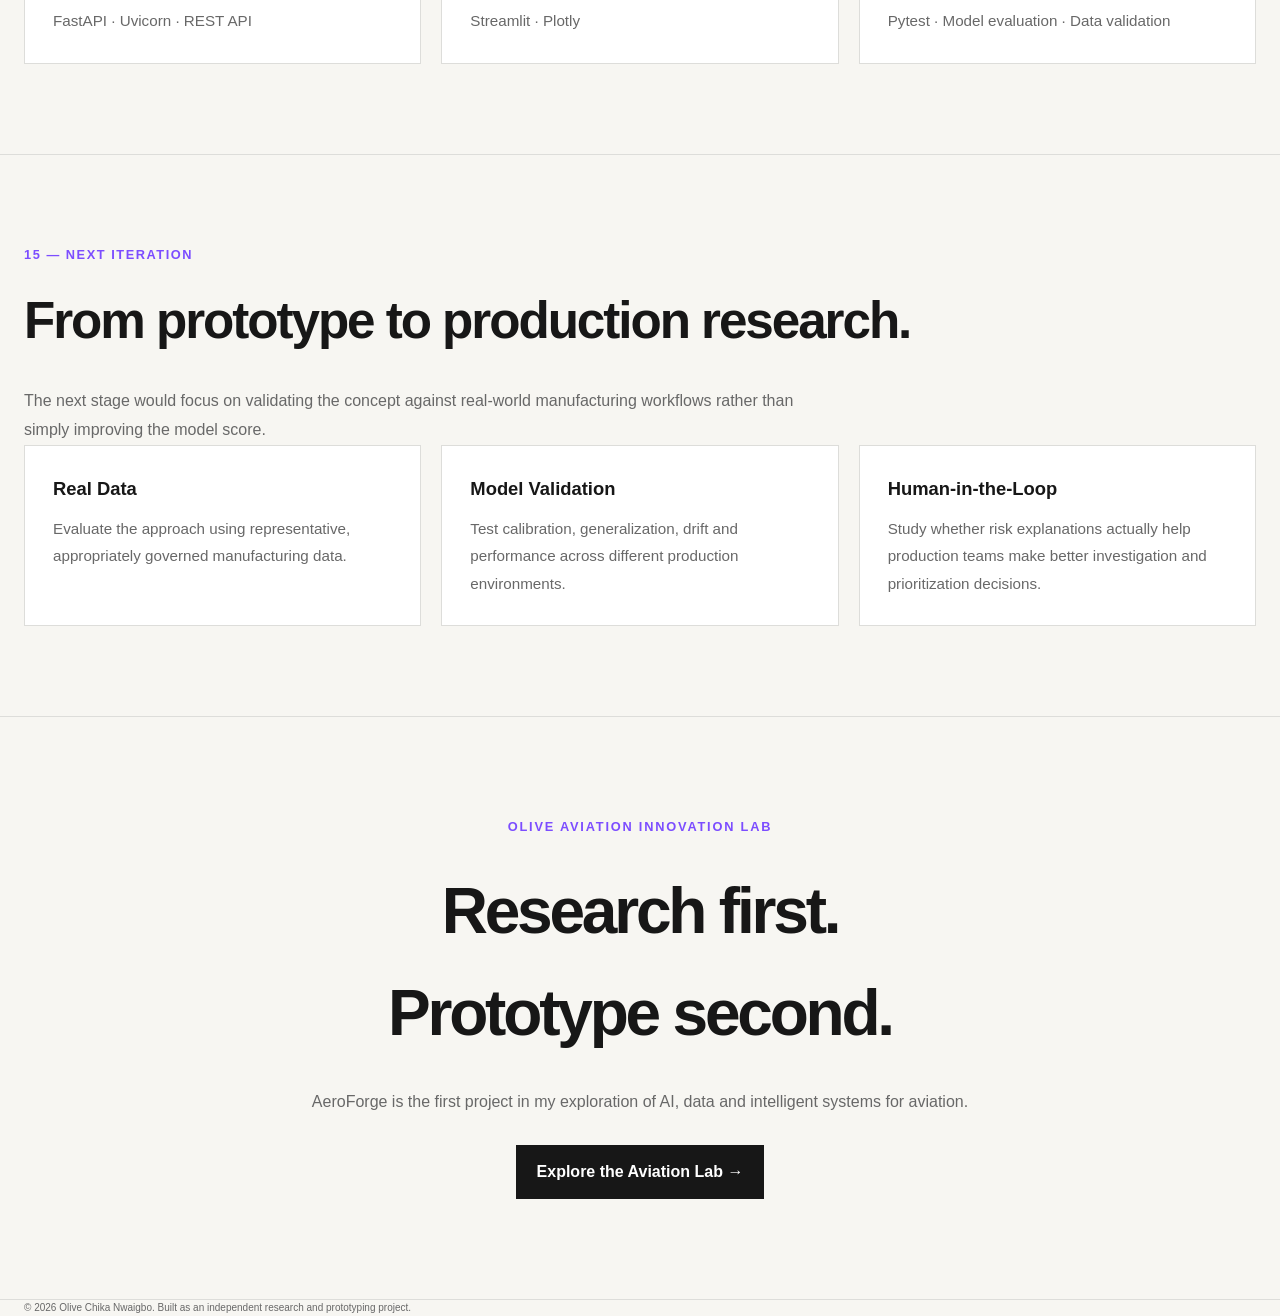
<file: projects/aeroforge.html>
<!DOCTYPE html>
<html lang="en">
<head>
    <meta charset="UTF-8">
    <meta name="viewport" content="width=device-width, initial-scale=1.0">

    <title>AeroForge — Olive Chika Nwaigbo</title>

    <link rel="stylesheet" href="../css/style.css">

    <style>
        .project-hero {
            padding: 110px 0 80px;
            border-bottom: 1px solid var(--line);
        }

        .project-kicker {
            color: var(--accent);
            font-size: 0.8rem;
            font-weight: 700;
            letter-spacing: 0.14em;
            text-transform: uppercase;
            margin-bottom: 22px;
        }

        .project-hero h1 {
            max-width: 900px;
            font-size: clamp(3rem, 7vw, 6.5rem);
            line-height: 0.95;
            letter-spacing: -0.055em;
            margin-bottom: 30px;
        }

        .project-hero p {
            max-width: 760px;
            font-size: 1.25rem;
            line-height: 1.7;
            color: var(--muted);
        }

        .project-actions {
            display: flex;
            gap: 14px;
            margin-top: 35px;
            flex-wrap: wrap;
        }

        .project-button {
            display: inline-block;
            padding: 13px 20px;
            border: 1px solid var(--black);
            text-decoration: none;
            color: var(--black);
            font-weight: 600;
            transition: 0.2s ease;
        }

        .project-button.primary {
            background: var(--black);
            color: white;
        }

        .project-button:hover {
            transform: translateY(-2px);
        }

        .project-meta {
            display: grid;
            grid-template-columns: repeat(4, 1fr);
            border-bottom: 1px solid var(--line);
        }

        .meta-item {
            padding: 28px 20px;
            border-right: 1px solid var(--line);
        }

        .meta-item:last-child {
            border-right: none;
        }

        .meta-label {
            display: block;
            color: var(--muted);
            font-size: 0.75rem;
            text-transform: uppercase;
            letter-spacing: 0.08em;
            margin-bottom: 8px;
        }

        .meta-value {
            font-weight: 700;
        }

        .case-section {
            padding: 90px 0;
            border-bottom: 1px solid var(--line);
        }

        .section-number {
            color: var(--accent);
            font-size: 0.8rem;
            font-weight: 700;
            letter-spacing: 0.12em;
            margin-bottom: 15px;
        }

        .case-section h2 {
            font-size: clamp(2rem, 4vw, 3.5rem);
            letter-spacing: -0.04em;
            margin-bottom: 25px;
        }

        .case-section h3 {
            margin-top: 35px;
            margin-bottom: 12px;
            font-size: 1.15rem;
        }

        .case-section p {
            max-width: 780px;
            line-height: 1.8;
            color: var(--muted);
        }

        .two-column {
            display: grid;
            grid-template-columns: 1fr 1fr;
            gap: 70px;
        }

        .three-column {
            display: grid;
            grid-template-columns: repeat(3, 1fr);
            gap: 20px;
        }

        .card {
            border: 1px solid var(--line);
            padding: 28px;
            background: var(--white);
        }

        .card h3 {
            margin-top: 0;
        }

        .card p {
            font-size: 0.95rem;
        }

        .card ul {
            padding-left: 18px;
            color: var(--muted);
            line-height: 1.8;
        }

        .metric-grid {
            display: grid;
            grid-template-columns: repeat(5, 1fr);
            gap: 12px;
            margin-top: 35px;
        }

        .metric {
            padding: 25px 18px;
            border: 1px solid var(--line);
            background: var(--white);
        }

        .metric strong {
            display: block;
            font-size: 2rem;
            letter-spacing: -0.04em;
            margin-bottom: 7px;
        }

        .metric span {
            color: var(--muted);
            font-size: 0.8rem;
        }

        .architecture {
            margin-top: 40px;
            border: 1px solid var(--line);
            background: #181818;
            color: white;
            padding: 35px;
        }

        .architecture-title {
            color: #aaa;
            font-size: 0.75rem;
            text-transform: uppercase;
            letter-spacing: 0.1em;
            margin-bottom: 25px;
        }

        .architecture-flow {
            display: flex;
            align-items: center;
            justify-content: center;
            gap: 12px;
            flex-wrap: wrap;
        }

        .architecture-box {
            border: 1px solid #555;
            padding: 18px 22px;
            text-align: center;
            min-width: 130px;
        }

        .architecture-box small {
            display: block;
            color: #aaa;
            margin-top: 5px;
        }

        .arrow {
            color: #777;
            font-size: 1.5rem;
        }

        .risk-table {
            width: 100%;
            border-collapse: collapse;
            margin-top: 30px;
        }

        .risk-table th,
        .risk-table td {
            text-align: left;
            padding: 16px;
            border-bottom: 1px solid var(--line);
        }

        .risk-table th {
            font-size: 0.75rem;
            text-transform: uppercase;
            color: var(--muted);
            letter-spacing: 0.08em;
        }

        .tag {
            display: inline-block;
            padding: 5px 9px;
            font-size: 0.7rem;
            font-weight: 700;
            border: 1px solid var(--line);
        }

        .project-note {
            background: #f0eee9;
            padding: 30px;
            margin-top: 35px;
            border-left: 4px solid var(--accent);
        }

        .project-note p {
            margin: 0;
        }

        .next-project {
            padding: 100px 0;
            text-align: center;
        }

        .next-project h2 {
            font-size: clamp(2.5rem, 5vw, 5rem);
            letter-spacing: -0.05em;
            margin-bottom: 25px;
        }

        .next-project p {
            color: var(--muted);
            margin-bottom: 30px;
        }

        @media (max-width: 900px) {
            .project-meta,
            .metric-grid {
                grid-template-columns: repeat(2, 1fr);
            }

            .two-column,
            .three-column {
                grid-template-columns: 1fr;
            }

            .meta-item:nth-child(2) {
                border-right: none;
            }

            .meta-item {
                border-bottom: 1px solid var(--line);
            }
        }

        @media (max-width: 600px) {
            .project-meta,
            .metric-grid {
                grid-template-columns: 1fr;
            }

            .meta-item {
                border-right: none;
            }

            .project-hero {
                padding-top: 70px;
            }

            .case-section {
                padding: 65px 0;
            }

            .architecture-flow {
                flex-direction: column;
            }

            .arrow {
                transform: rotate(90deg);
            }
        }
    </style>
</head>

<body>

<!-- NAVIGATION -->
<header class="site-header">
    <div class="container nav-container">
        <a href="../index.html" class="logo">OLIVE.</a>

        <nav>
            <a href="../index.html">Home</a>
            <a href="../index.html#about">About</a>
            <a href="../index.html#experience">Experience</a>
            <a href="../index.html#projects">Projects</a>
            <a href="../labs/aviation.html">Innovation Labs</a>
            <a href="../index.html#contact">Contact</a>
        </nav>
    </div>
</header>


<main>

<!-- HERO -->
<section class="project-hero">
    <div class="container">

        <div class="project-kicker">
            Olive Aviation Innovation Lab · AI + Data
        </div>

        <h1>
            AeroForge
        </h1>

        <p>
            AI-powered production risk intelligence for aerospace manufacturing.
            A research-driven prototype designed to help manufacturing teams
            identify potential production delays before they become costly
            operational problems.
        </p>

        <div class="project-actions">
            <a
    href="https://aeroforgee.streamlit.app"
    class="project-button primary"
    target="_blank"
    rel="noopener noreferrer">
    View Live Prototype ↗
</a>

<a
    href="https://github.com/Olivenwaigbo/aeroforge"
    class="project-button"
    target="_blank"
    rel="noopener noreferrer">
    View GitHub ↗
</a>

            <a href="../labs/aviation.html" class="project-button">
                Aviation Innovation Lab →
            </a>
        </div>

    </div>
</section>


<!-- PROJECT META -->
<section>
    <div class="container project-meta">

        <div class="meta-item">
            <span class="meta-label">Role</span>
            <span class="meta-value">Product + AI + Data</span>
        </div>

        <div class="meta-item">
            <span class="meta-label">Domain</span>
            <span class="meta-value">Aerospace Manufacturing</span>
        </div>

        <div class="meta-item">
            <span class="meta-label">Dataset</span>
            <span class="meta-value">5,000 Synthetic Records</span>
        </div>

        <div class="meta-item">
            <span class="meta-label">Status</span>
            <span class="meta-value">Working Prototype</span>
        </div>

    </div>
</section>


<!-- 01 PROBLEM -->
<section class="case-section">
    <div class="container">

        <div class="section-number">01 — THE PROBLEM</div>

        <h2>
            Production risk is often visible in pieces.
        </h2>

        <p>
            Aerospace manufacturing involves complex interactions between
            suppliers, components, production stages, equipment, inspections,
            rework and workforce capacity.
        </p>

        <p>
            The product opportunity I explored was simple:
            <strong>How might manufacturing teams identify emerging
            production risks early enough to investigate them?</strong>
        </p>

        <div class="project-note">
            <p>
                AeroForge is an independent research and prototyping project.
                It does not use confidential aerospace data and is not intended
                for safety-critical decision-making.
            </p>
        </div>

    </div>
</section>


<!-- 02 USERS -->
<section class="case-section">
    <div class="container">

        <div class="section-number">02 — USERS</div>

        <h2>
            Designed around the people making production decisions.
        </h2>

        <div class="three-column">

            <div class="card">
                <h3>Production Manager</h3>
                <p>
                    Primary user responsible for monitoring production progress
                    and identifying areas requiring intervention.
                </p>
            </div>

            <div class="card">
                <h3>Quality Manager</h3>
                <p>
                    Needs visibility into defects, inspection failures and
                    rework signals that may affect production.
                </p>
            </div>

            <div class="card">
                <h3>Supply Chain Manager</h3>
                <p>
                    Needs visibility into supplier performance, component
                    shortages and delivery-related risks.
                </p>
            </div>

        </div>

    </div>
</section>


<!-- 03 PRODUCT -->
<section class="case-section">
    <div class="container">

        <div class="section-number">03 — PRODUCT CONCEPT</div>

        <h2>
            From fragmented signals to one risk view.
        </h2>

        <div class="two-column">

            <div>
                <h3>Product hypothesis</h3>

                <p>
                    If production, supplier, quality and operational signals
                    are brought together and converted into transparent risk
                    estimates, manufacturing teams may be able to identify
                    areas requiring investigation earlier.
                </p>
            </div>

            <div>
                <h3>Core user story</h3>

                <p>
                    As a production manager, I want to identify production
                    units with elevated delay risk so that I can investigate
                    contributing operational factors earlier.
                </p>
            </div>

        </div>

    </div>
</section>


<!-- 04 MVP -->
<section class="case-section">
    <div class="container">

        <div class="section-number">04 — MVP</div>

        <h2>
            Five capabilities form the first version.
        </h2>

        <div class="three-column">

            <div class="card">
                <h3>01</h3>
                <h3>Production Overview</h3>
                <p>
                    High-level visibility into production volume,
                    delay patterns and operational signals.
                </p>
            </div>

            <div class="card">
                <h3>02</h3>
                <h3>Risk Prediction</h3>
                <p>
                    Machine-learning predictions estimate the probability
                    that a production unit may experience delay.
                </p>
            </div>

            <div class="card">
                <h3>03</h3>
                <h3>Supplier Intelligence</h3>
                <p>
                    Surfaces supplier-related signals associated with
                    production delays.
                </p>
            </div>

            <div class="card">
                <h3>04</h3>
                <h3>Quality Intelligence</h3>
                <p>
                    Connects defects, failed inspections and rework with
                    production risk.
                </p>
            </div>

            <div class="card">
                <h3>05</h3>
                <h3>AI-Assisted Explanation</h3>
                <p>
                    Uses an LLM to translate model evidence into
                    human-readable operational insights.
                </p>
            </div>

        </div>

    </div>
</section>


<!-- 05 DATA -->
<section class="case-section">
    <div class="container">

        <div class="section-number">05 — DATA</div>

        <h2>
            A synthetic manufacturing dataset.
        </h2>

        <p>
            Because this is an independent portfolio project, I created a
            synthetic dataset designed to represent production-level signals
            that could be relevant to manufacturing risk analysis.
        </p>

        <div class="metric-grid">

            <div class="metric">
                <strong>5,000</strong>
                <span>Production records</span>
            </div>

            <div class="metric">
                <strong>18</strong>
                <span>Variables</span>
            </div>

            <div class="metric">
                <strong>50</strong>
                <span>Suppliers</span>
            </div>

            <div class="metric">
                <strong>6</strong>
                <span>Production stages</span>
            </div>

            <div class="metric">
                <strong>3</strong>
                <span>Aircraft models</span>
            </div>

        </div>

        <h3>Signals represented</h3>

        <div class="two-column">

            <div class="card">
                <ul>
                    <li>Supplier delivery performance</li>
                    <li>Supplier delay days</li>
                    <li>Component shortages</li>
                    <li>Machine downtime</li>
                    <li>Defect counts</li>
                </ul>
            </div>

            <div class="card">
                <ul>
                    <li>Failed inspections</li>
                    <li>Rework hours</li>
                    <li>Workforce load</li>
                    <li>Planned duration</li>
                    <li>Actual production duration</li>
                </ul>
            </div>

        </div>

    </div>
</section>


<!-- 06 ML -->
<section class="case-section">
    <div class="container">

        <div class="section-number">06 — MACHINE LEARNING</div>

        <h2>
            Predicting production delay risk.
        </h2>

        <p>
            I built a classification pipeline using Logistic Regression.
            Categorical variables are one-hot encoded while numerical
            variables are standardized through a preprocessing pipeline.
        </p>

        <p>
            The target variable is <strong>production_delayed</strong>.
            The dataset was split into training and testing sets using a
            stratified 80/20 split.
        </p>

        <div class="metric-grid">

            <div class="metric">
                <strong>77.5%</strong>
                <span>Accuracy</span>
            </div>

            <div class="metric">
                <strong>82.4%</strong>
                <span>Precision</span>
            </div>

            <div class="metric">
                <strong>85.0%</strong>
                <span>Recall</span>
            </div>

            <div class="metric">
                <strong>83.7%</strong>
                <span>F1 Score</span>
            </div>

            <div class="metric">
                <strong>84.9%</strong>
                <span>ROC-AUC</span>
            </div>

        </div>

        <div class="project-note">
            <p>
                <strong>Important:</strong> these performance metrics are
                calculated on synthetic data created for this prototype.
                They should not be interpreted as evidence of performance
                on real aerospace manufacturing operations.
            </p>
        </div>

    </div>
</section>


<!-- 07 RISK ENGINE -->
<section class="case-section">
    <div class="container">

        <div class="section-number">07 — RISK ENGINE</div>

        <h2>
            Predictions become operationally understandable.
        </h2>

        <p>
            Rather than displaying only a probability score, AeroForge
            translates model output into three risk categories.
        </p>

        <table class="risk-table">

            <thead>
                <tr>
                    <th>Risk Level</th>
                    <th>Probability</th>
                    <th>Interpretation</th>
                </tr>
            </thead>

            <tbody>

                <tr>
                    <td><span class="tag">LOW</span></td>
                    <td>&lt; 45%</td>
                    <td>Low predicted likelihood of production delay.</td>
                </tr>

                <tr>
                    <td><span class="tag">MEDIUM</span></td>
                    <td>45% – 74%</td>
                    <td>Monitor contributing production signals.</td>
                </tr>

                <tr>
                    <td><span class="tag">HIGH</span></td>
                    <td>≥ 75%</td>
                    <td>Investigation recommended.</td>
                </tr>

            </tbody>

        </table>

    </div>
</section>


<!-- 08 AI -->
<section class="case-section">
    <div class="container">

        <div class="section-number">08 — AI LAYER</div>

        <h2>
            The model predicts. AI helps explain.
        </h2>

        <div class="two-column">

            <div>
                <h3>Machine Learning</h3>

                <p>
                    The ML model calculates the probability of production
                    delay from structured production signals.
                </p>
            </div>

            <div>
                <h3>Generative AI</h3>

                <p>
                    Groq-powered LLM capabilities convert structured model
                    evidence and identified risk factors into concise,
                    human-readable explanations.
                </p>
            </div>

        </div>

        <div class="architecture">

            <div class="architecture-title">
                AeroForge System Architecture
            </div>

            <div class="architecture-flow">

                <div class="architecture-box">
                    Synthetic Data
                    <small>CSV / Pandas</small>
                </div>

                <div class="arrow">→</div>

                <div class="architecture-box">
                    Feature Engineering
                    <small>Python</small>
                </div>

                <div class="arrow">→</div>

                <div class="architecture-box">
                    ML Model
                    <small>Scikit-learn</small>
                </div>

                <div class="arrow">→</div>

                <div class="architecture-box">
                    Risk Engine
                    <small>Python</small>
                </div>

                <div class="arrow">→</div>

                <div class="architecture-box">
                    AI Explanation
                    <small>Groq</small>
                </div>

                <div class="arrow">→</div>

                <div class="architecture-box">
                    User Interface
                    <small>Streamlit</small>
                </div>

            </div>

        </div>

    </div>
</section>


<!-- 09 API -->
<section class="case-section">
    <div class="container">

        <div class="section-number">09 — API</div>

        <h2>
            The intelligence is exposed as a service.
        </h2>

        <p>
            AeroForge also includes a FastAPI backend, separating the
            intelligence layer from the dashboard interface and creating
            a foundation for future integrations.
        </p>

        <div class="three-column">

            <div class="card">
                <h3>FastAPI</h3>
                <p>
                    Backend API layer for serving AeroForge intelligence.
                </p>
            </div>

            <div class="card">
                <h3>Swagger</h3>
                <p>
                    Interactive API documentation used to verify backend
                    functionality.
                </p>
            </div>

            <div class="card">
                <h3>Future Integrations</h3>
                <p>
                    The API architecture creates a path toward integration
                    with manufacturing applications and enterprise systems.
                </p>
            </div>

        </div>

    </div>
</section>


<!-- 10 DASHBOARD -->
<section class="case-section">
    <div class="container">

        <div class="section-number">10 — PROTOTYPE</div>

        <h2>
            A decision-support dashboard.
        </h2>

        <p>
            The Streamlit prototype brings the intelligence together into
            a single interface for exploring production risk, supplier
            performance, quality signals and model performance.
        </p>

        <div class="three-column">

            <div class="card">
                <h3>Production Risk</h3>
                <p>
                    Identify production units with elevated predicted delay
                    probability.
                </p>
            </div>

            <div class="card">
                <h3>Supplier Intelligence</h3>
                <p>
                    Explore supplier-level patterns associated with delay.
                </p>
            </div>

            <div class="card">
                <h3>Quality Intelligence</h3>
                <p>
                    Explore relationships between defects, inspections,
                    rework and delay.
                </p>
            </div>

            <div class="card">
                <h3>Model Performance</h3>
                <p>
                    Review accuracy, precision, recall, F1 and ROC-AUC.
                </p>
            </div>

            <div class="card">
                <h3>AI-Assisted Insight</h3>
                <p>
                    Receive a plain-language explanation of identified
                    production risk factors.
                </p>
            </div>

        </div>

        <div class="project-note">
            <p>
                The dashboard is a prototype for demonstrating product
                thinking, data analysis and AI integration. It is not a
                certified aerospace manufacturing system.
            </p>
        </div>

    </div>
</section>


<!-- 11 BUSINESS VALUE -->
<section class="case-section">
    <div class="container">

        <div class="section-number">11 — BUSINESS VALUE</div>

        <h2>
            The value is earlier visibility.
        </h2>

        <div class="two-column">

            <div class="card">
                <h3>For Production Teams</h3>
                <ul>
                    <li>Prioritize units requiring investigation.</li>
                    <li>Move from reactive reporting toward proactive monitoring.</li>
                    <li>Bring multiple operational signals into one view.</li>
                </ul>
            </div>

            <div class="card">
                <h3>For Management</h3>
                <ul>
                    <li>Improve visibility into production health.</li>
                    <li>Identify recurring operational patterns.</li>
                    <li>Create a foundation for future predictive operations.</li>
                </ul>
            </div>

        </div>

    </div>
</section>


<!-- 12 PRODUCT THINKING -->
<section class="case-section">
    <div class="container">

        <div class="section-number">12 — WHAT I BUILT</div>

        <h2>
            This wasn't just a model.
        </h2>

        <p>
            AeroForge demonstrates my approach to AI product development:
            start with a real operational problem, define the user,
            understand the data, prototype the intelligence, expose it
            through an API, and turn the output into something a decision
            maker can actually use.
        </p>

        <div class="three-column">

            <div class="card">
                <h3>Product</h3>
                <p>
                    Problem framing, user definition, MVP scope,
                    product hypothesis and business value.
                </p>
            </div>

            <div class="card">
                <h3>Data</h3>
                <p>
                    Synthetic data generation, validation,
                    feature engineering and exploratory analysis.
                </p>
            </div>

            <div class="card">
                <h3>AI Engineering</h3>
                <p>
                    Machine learning, risk scoring, explainability,
                    generative AI, API development and testing.
                </p>
            </div>

        </div>

    </div>
</section>


<!-- 13 RESPONSIBLE AI -->
<section class="case-section">
    <div class="container">

        <div class="section-number">13 — RESPONSIBLE AI</div>

        <h2>
            Designed with clear boundaries.
        </h2>

        <div class="two-column">

            <div>
                <h3>What AeroForge does</h3>

                <p>
                    It demonstrates how structured manufacturing signals
                    could be used to create an experimental production-risk
                    intelligence workflow.
                </p>
            </div>

            <div>
                <h3>What AeroForge does not do</h3>

                <p>
                    It does not control equipment, make autonomous production
                    decisions, replace manufacturing experts, certify aircraft,
                    or make safety-critical decisions.
                </p>
            </div>

        </div>

        <div class="project-note">
            <p>
                Any future production implementation would require
                representative operational data, rigorous validation,
                domain-expert review, cybersecurity controls, model
                monitoring and appropriate regulatory and organizational
                governance.
            </p>
        </div>

    </div>
</section>


<!-- 14 STACK -->
<section class="case-section">
    <div class="container">

        <div class="section-number">14 — TECHNOLOGY</div>

        <h2>
            Built across the product and technical stack.
        </h2>

        <div class="three-column">

            <div class="card">
                <h3>Programming</h3>
                <p>
                    Python · Pandas · NumPy
                </p>
            </div>

            <div class="card">
                <h3>Machine Learning</h3>
                <p>
                    Scikit-learn · Logistic Regression · Feature Engineering
                </p>
            </div>

            <div class="card">
                <h3>AI</h3>
                <p>
                    Groq API · Generative AI · AI-assisted explanations
                </p>
            </div>

            <div class="card">
                <h3>Backend</h3>
                <p>
                    FastAPI · Uvicorn · REST API
                </p>
            </div>

            <div class="card">
                <h3>Frontend / Prototype</h3>
                <p>
                    Streamlit · Plotly
                </p>
            </div>

            <div class="card">
                <h3>Quality</h3>
                <p>
                    Pytest · Model evaluation · Data validation
                </p>
            </div>

        </div>

    </div>
</section>


<!-- 15 FUTURE -->
<section class="case-section">
    <div class="container">

        <div class="section-number">15 — NEXT ITERATION</div>

        <h2>
            From prototype to production research.
        </h2>

        <p>
            The next stage would focus on validating the concept against
            real-world manufacturing workflows rather than simply improving
            the model score.
        </p>

        <div class="three-column">

            <div class="card">
                <h3>Real Data</h3>
                <p>
                    Evaluate the approach using representative,
                    appropriately governed manufacturing data.
                </p>
            </div>

            <div class="card">
                <h3>Model Validation</h3>
                <p>
                    Test calibration, generalization, drift and performance
                    across different production environments.
                </p>
            </div>

            <div class="card">
                <h3>Human-in-the-Loop</h3>
                <p>
                    Study whether risk explanations actually help production
                    teams make better investigation and prioritization decisions.
                </p>
            </div>

        </div>

    </div>
</section>


<!-- FINAL -->
<section class="next-project">
    <div class="container">

        <div class="project-kicker">
            Olive Aviation Innovation Lab
        </div>

        <h2>
            Research first.<br>
            Prototype second.
        </h2>

        <p>
            AeroForge is the first project in my exploration of AI,
            data and intelligent systems for aviation.
        </p>

        <a href="../labs/aviation.html" class="project-button primary">
            Explore the Aviation Lab →
        </a>

    </div>
</section>

</main>


<!-- FOOTER -->
<footer class="site-footer">
    <div class="container">
        <p>
            © 2026 Olive Chika Nwaigbo. Built as an independent research
            and prototyping project.
        </p>
    </div>
</footer>

</body>
</html>
</file>
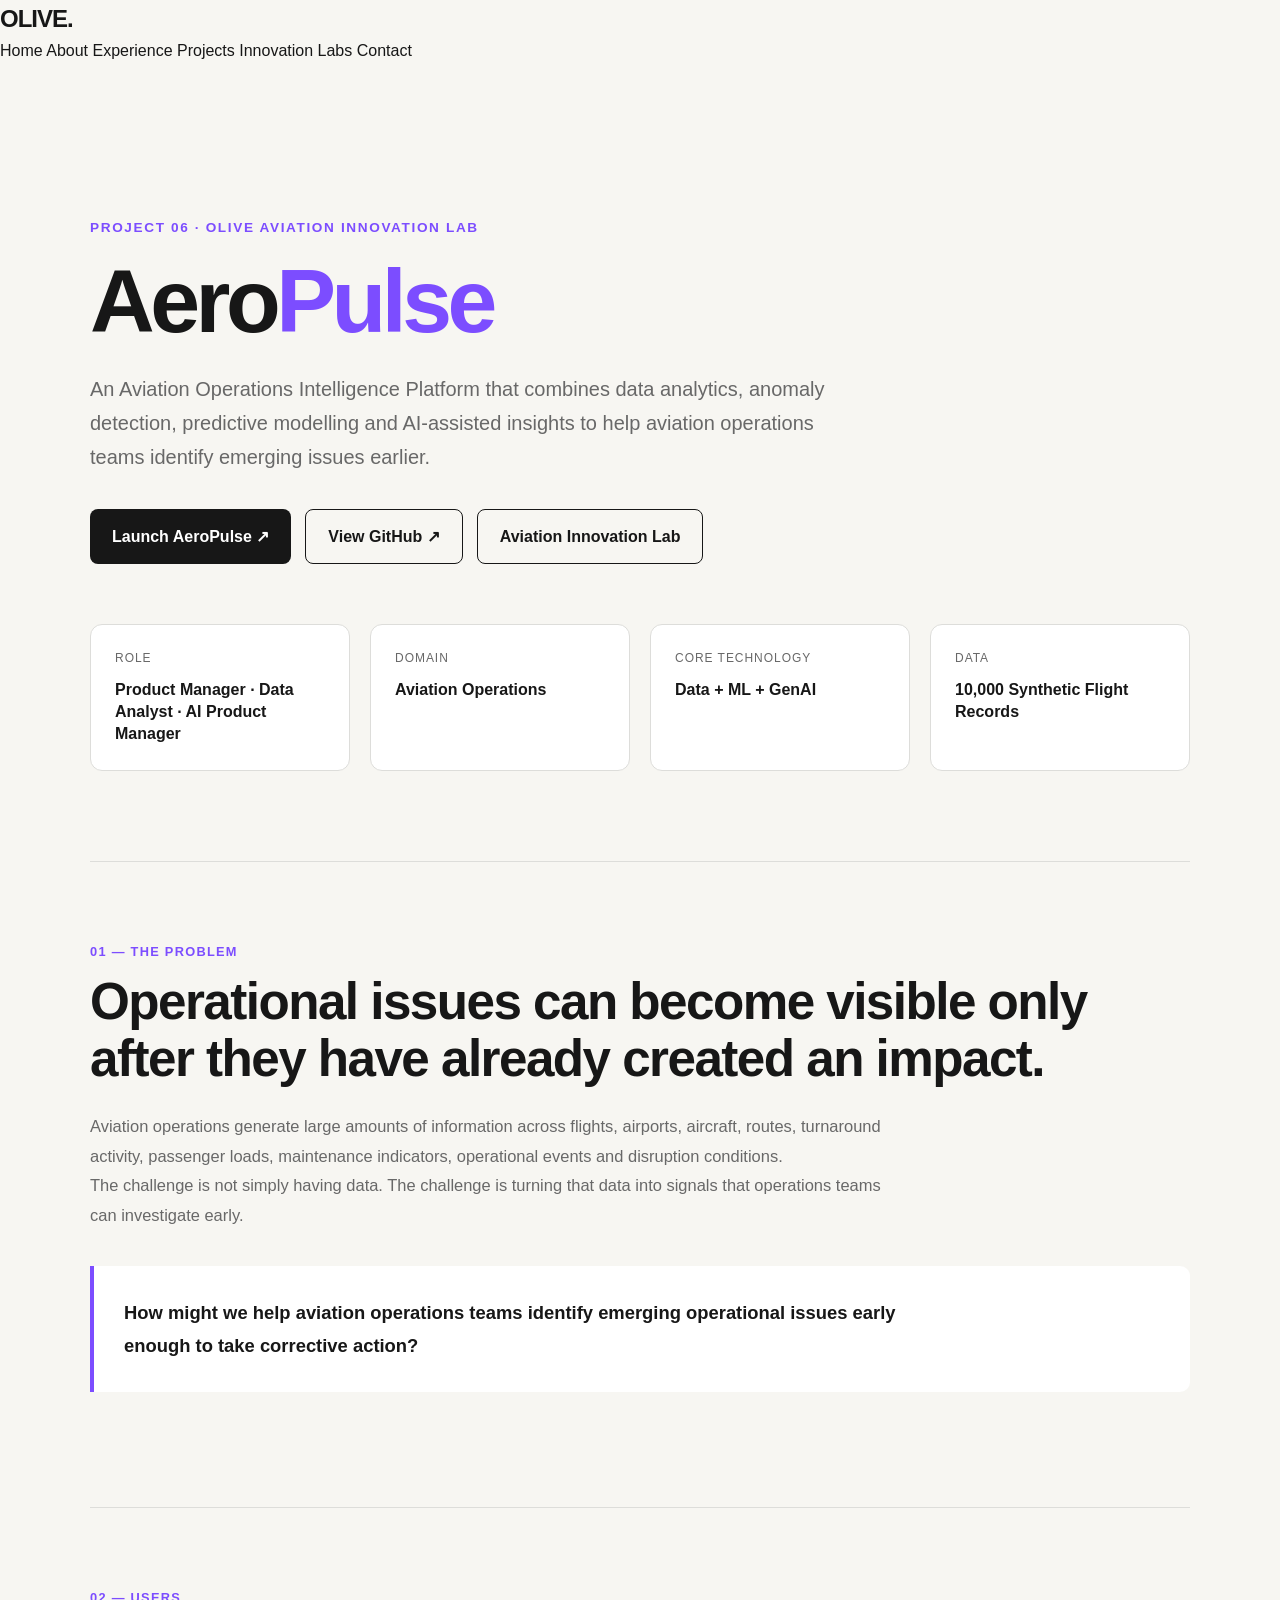
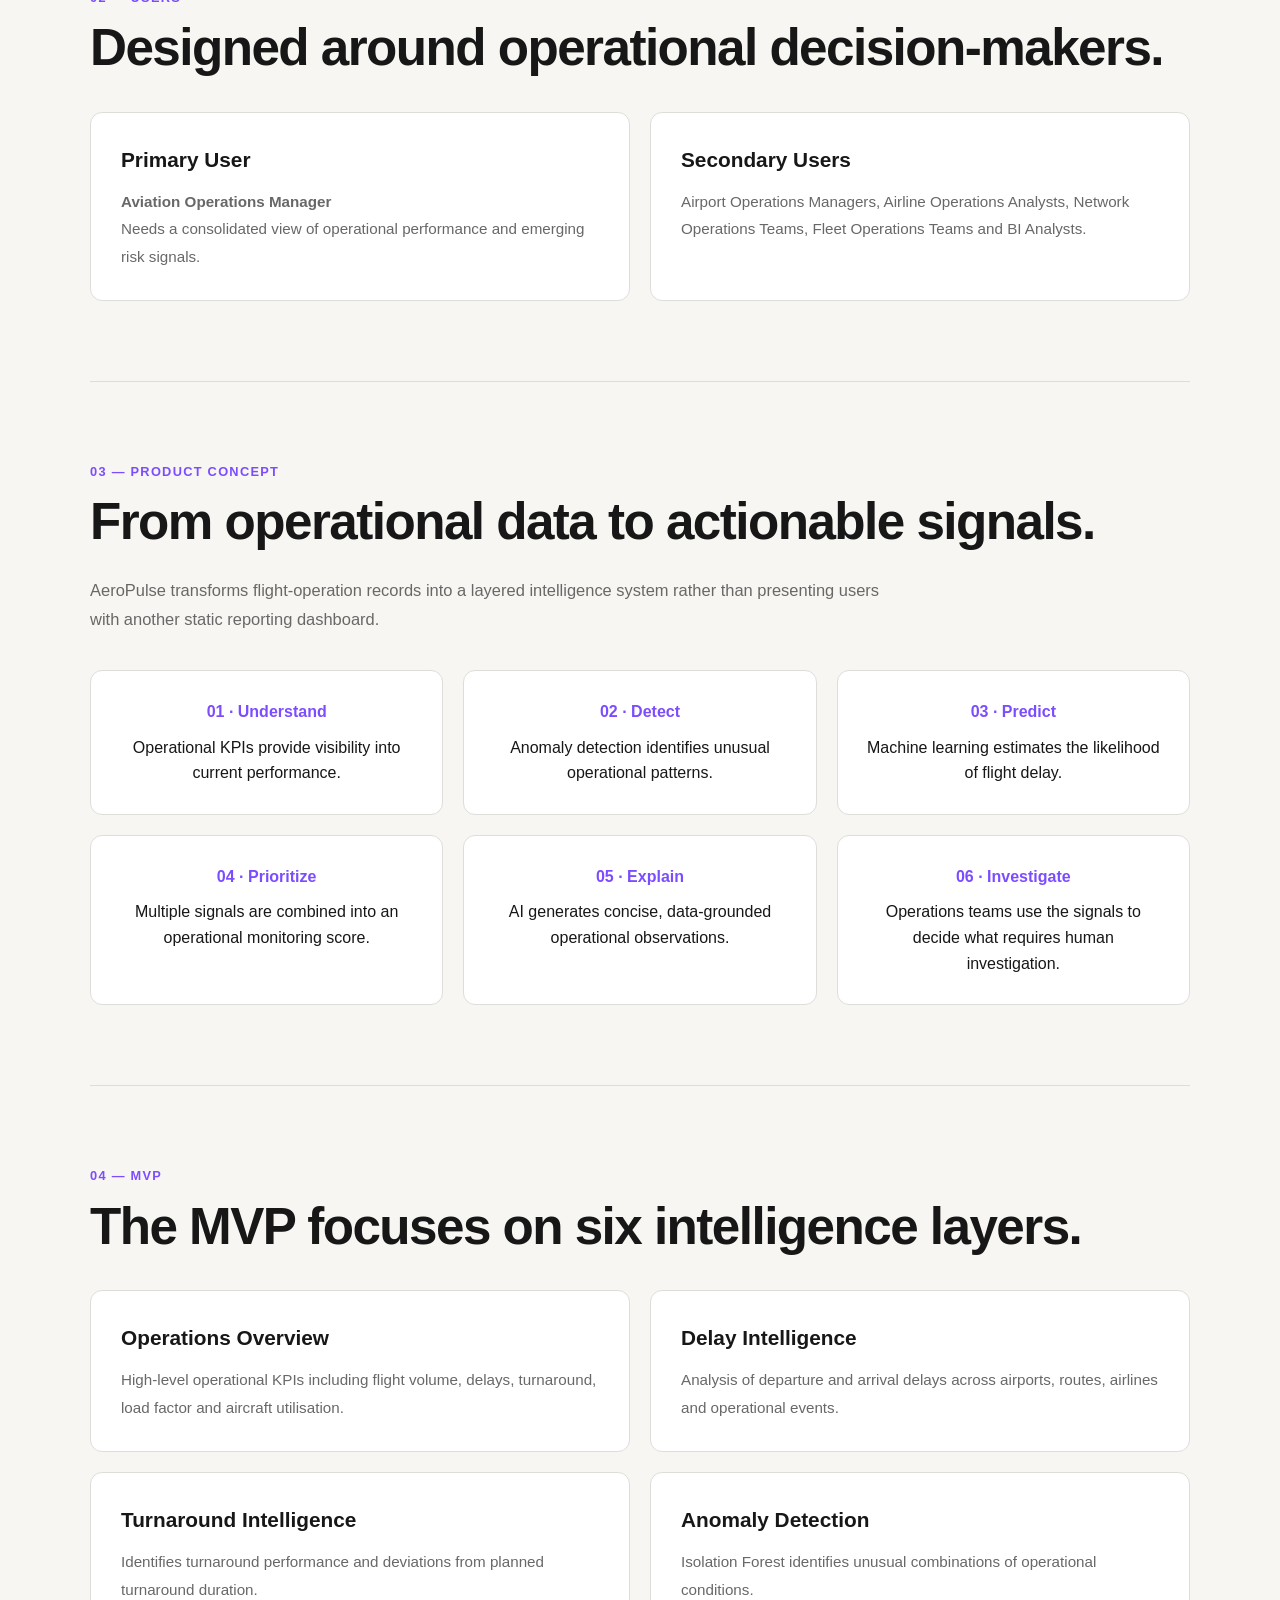
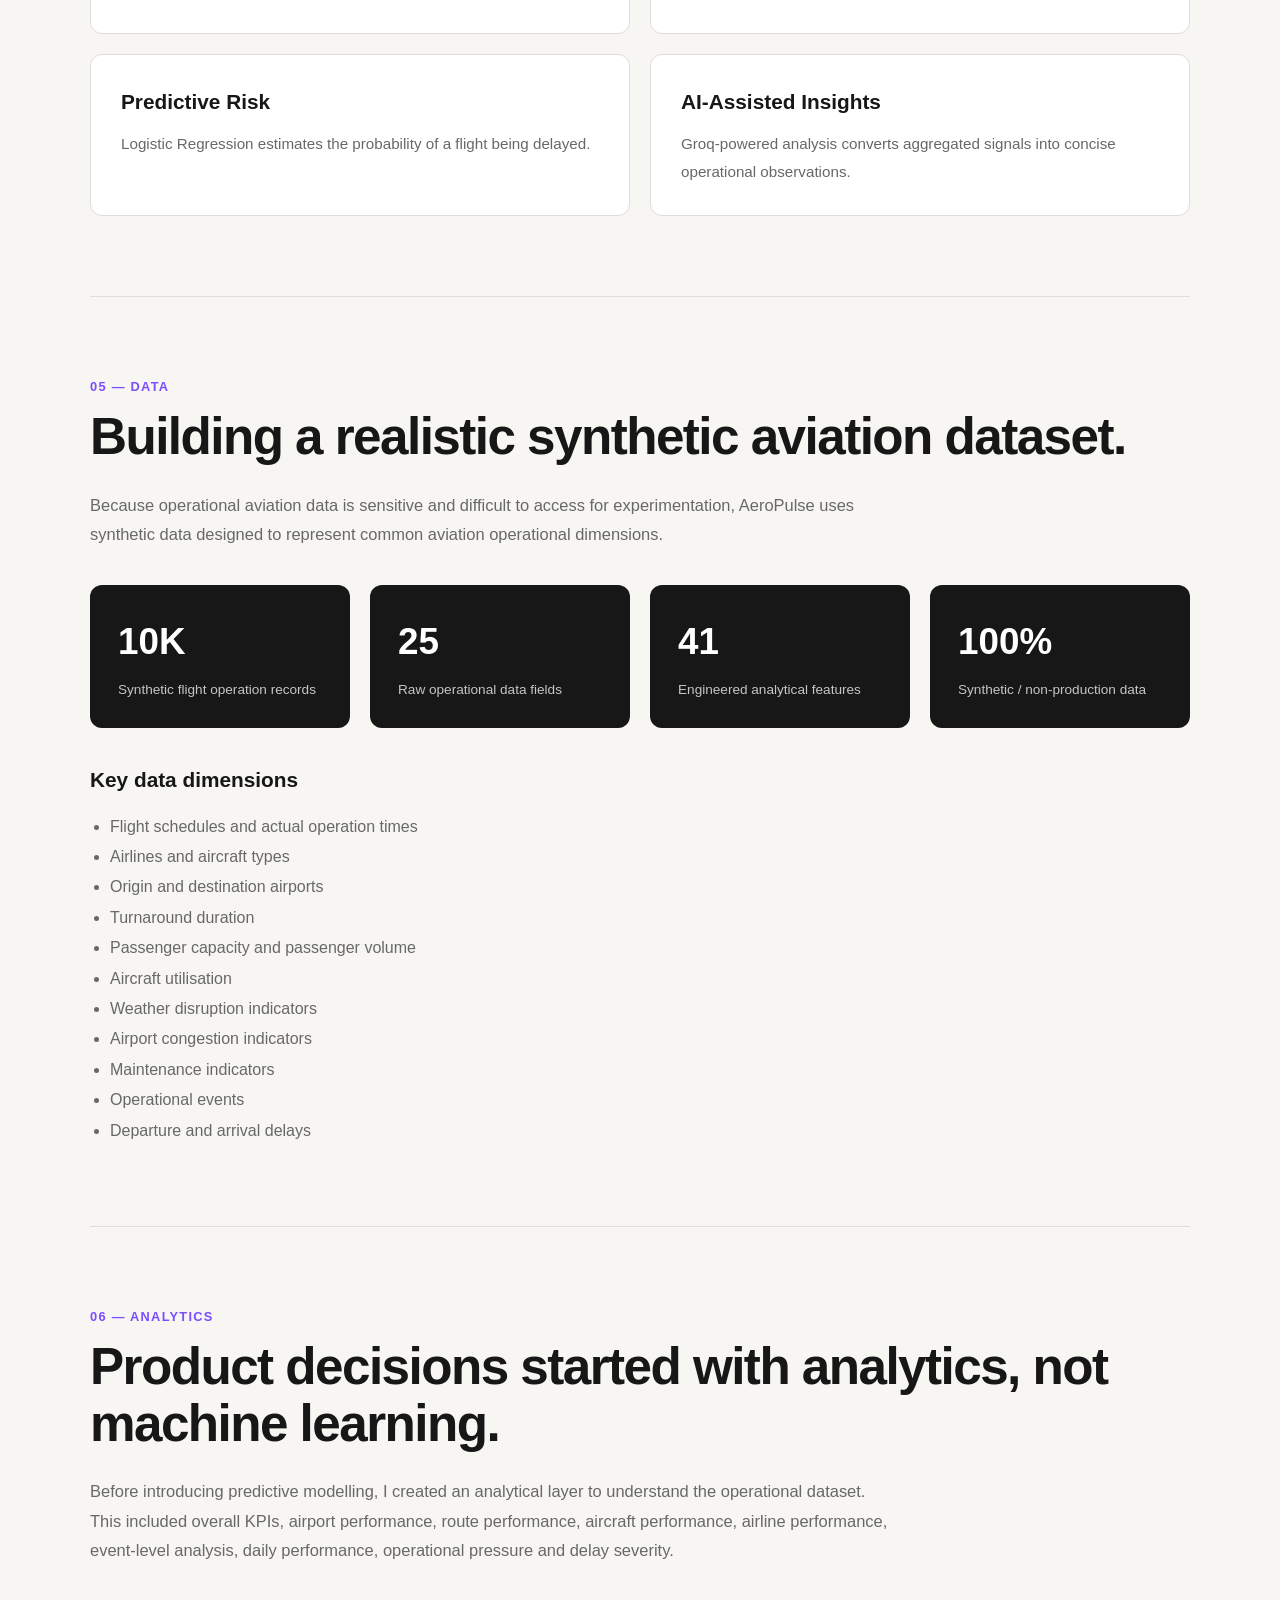
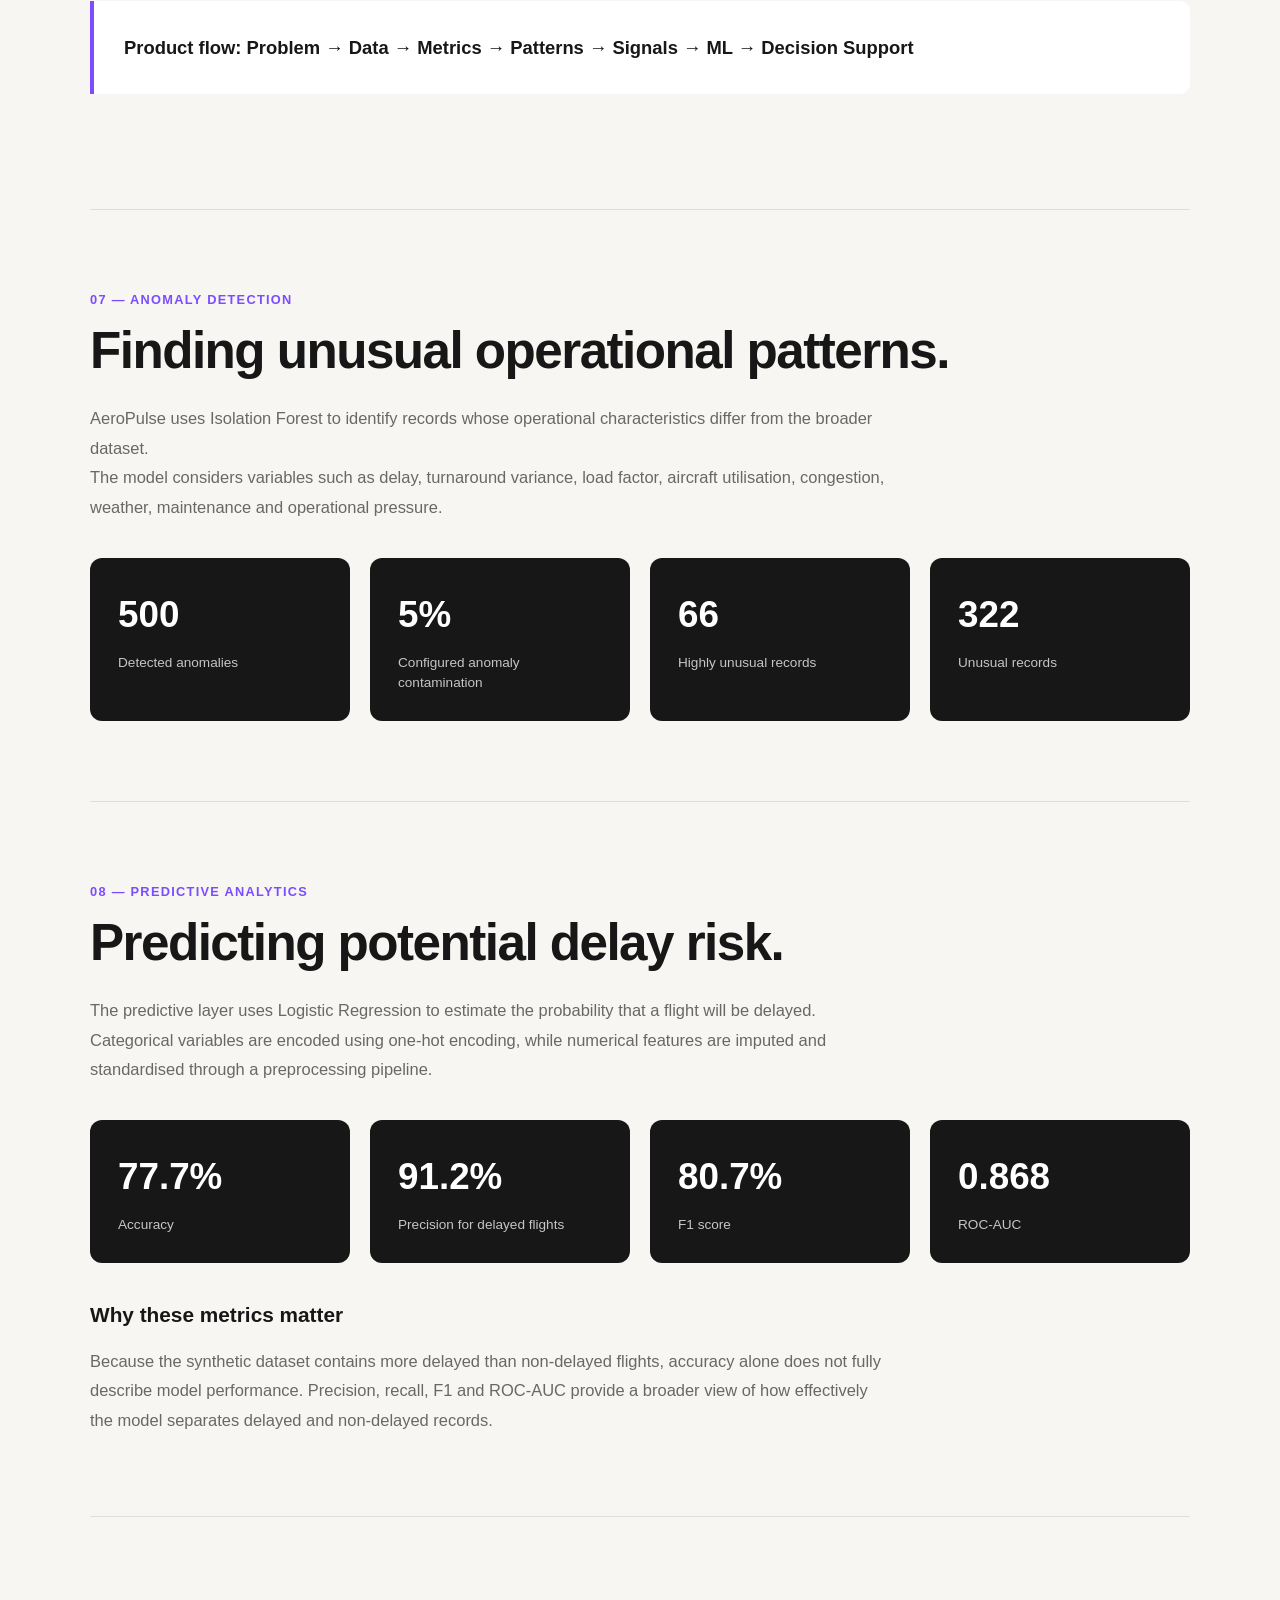
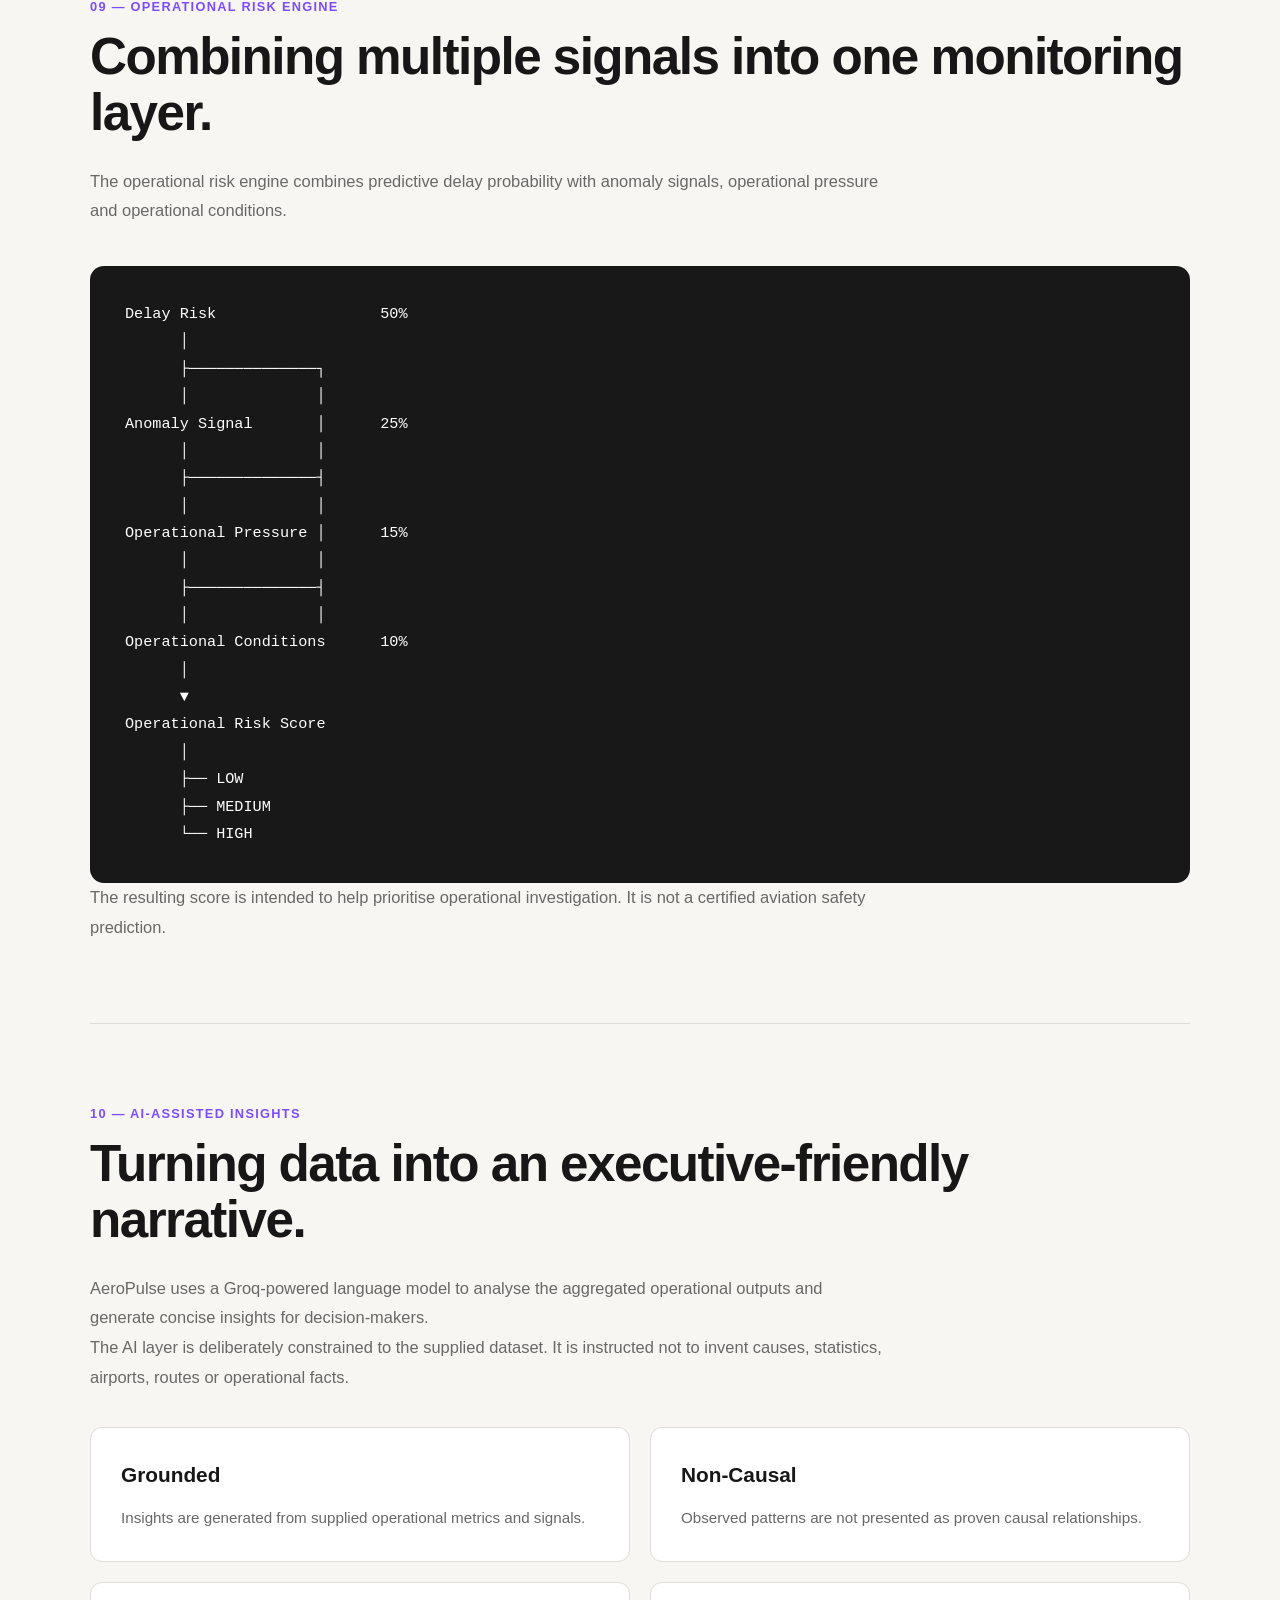
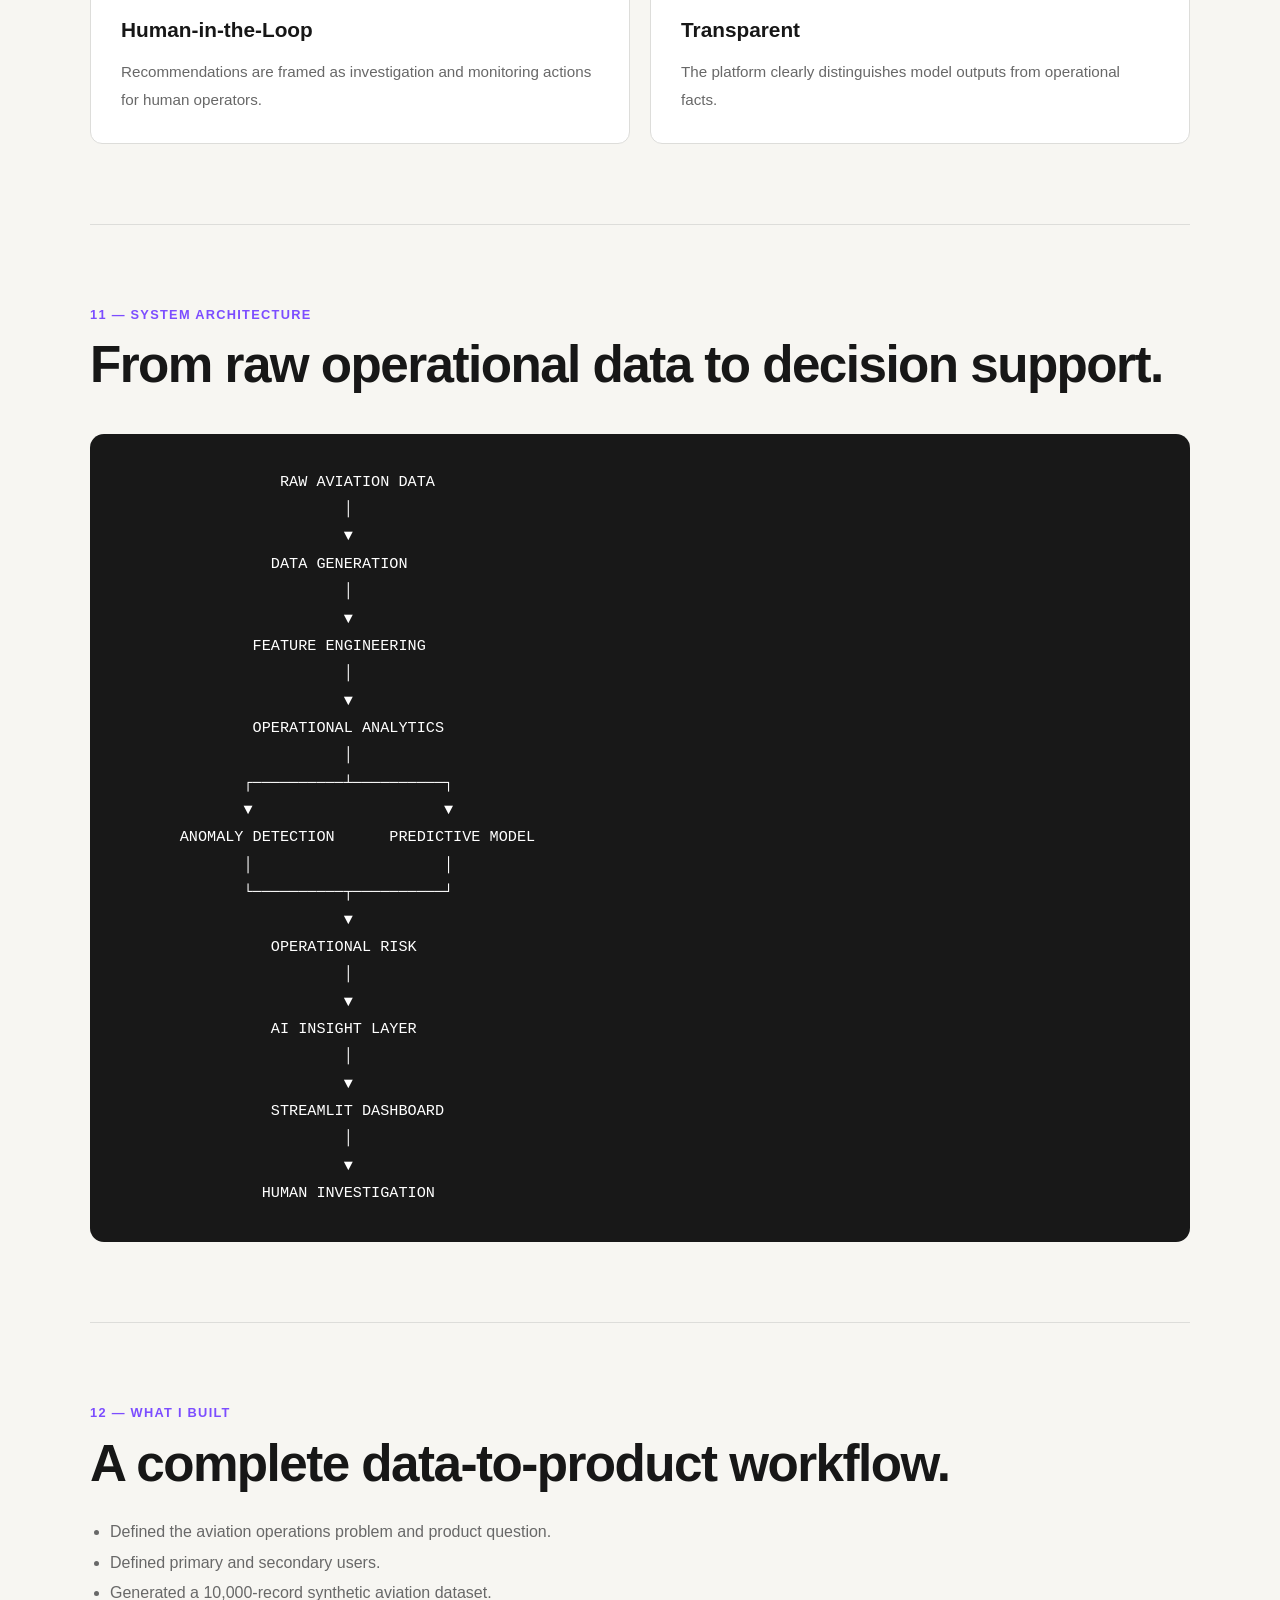
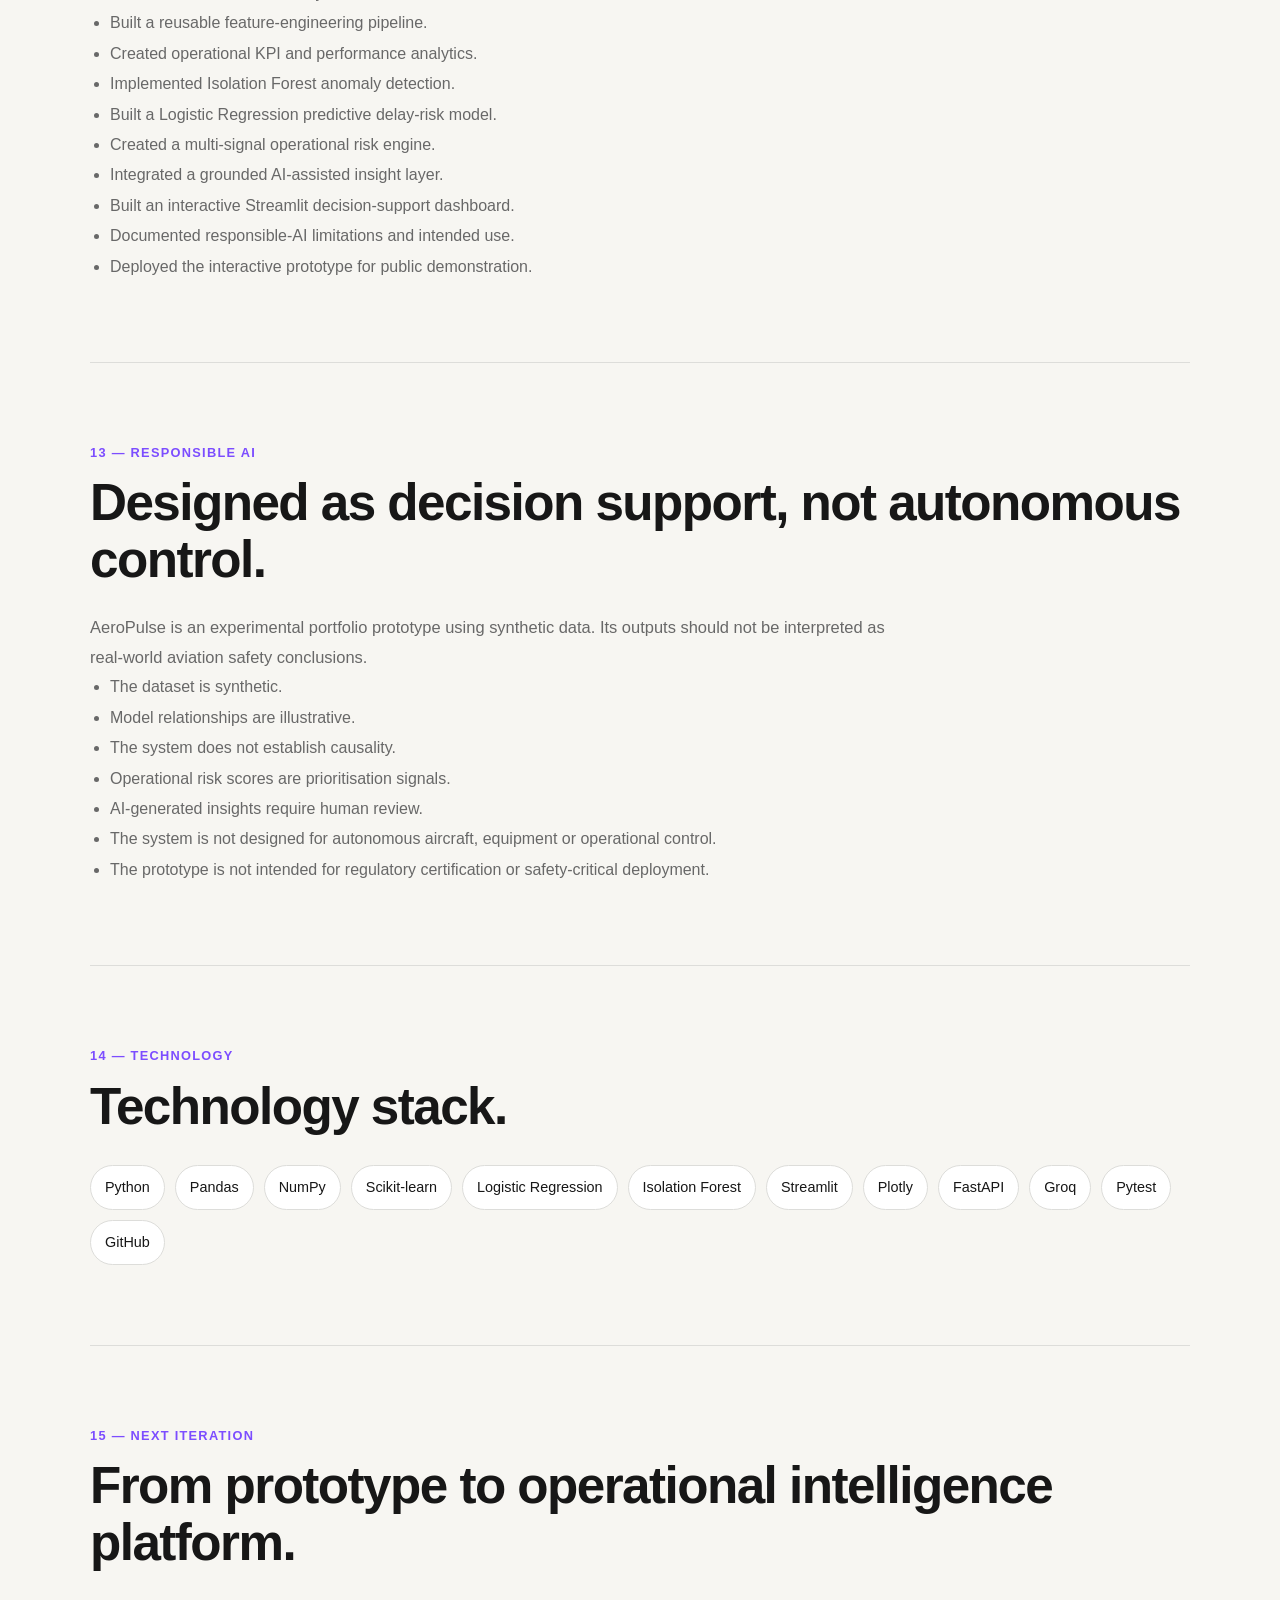
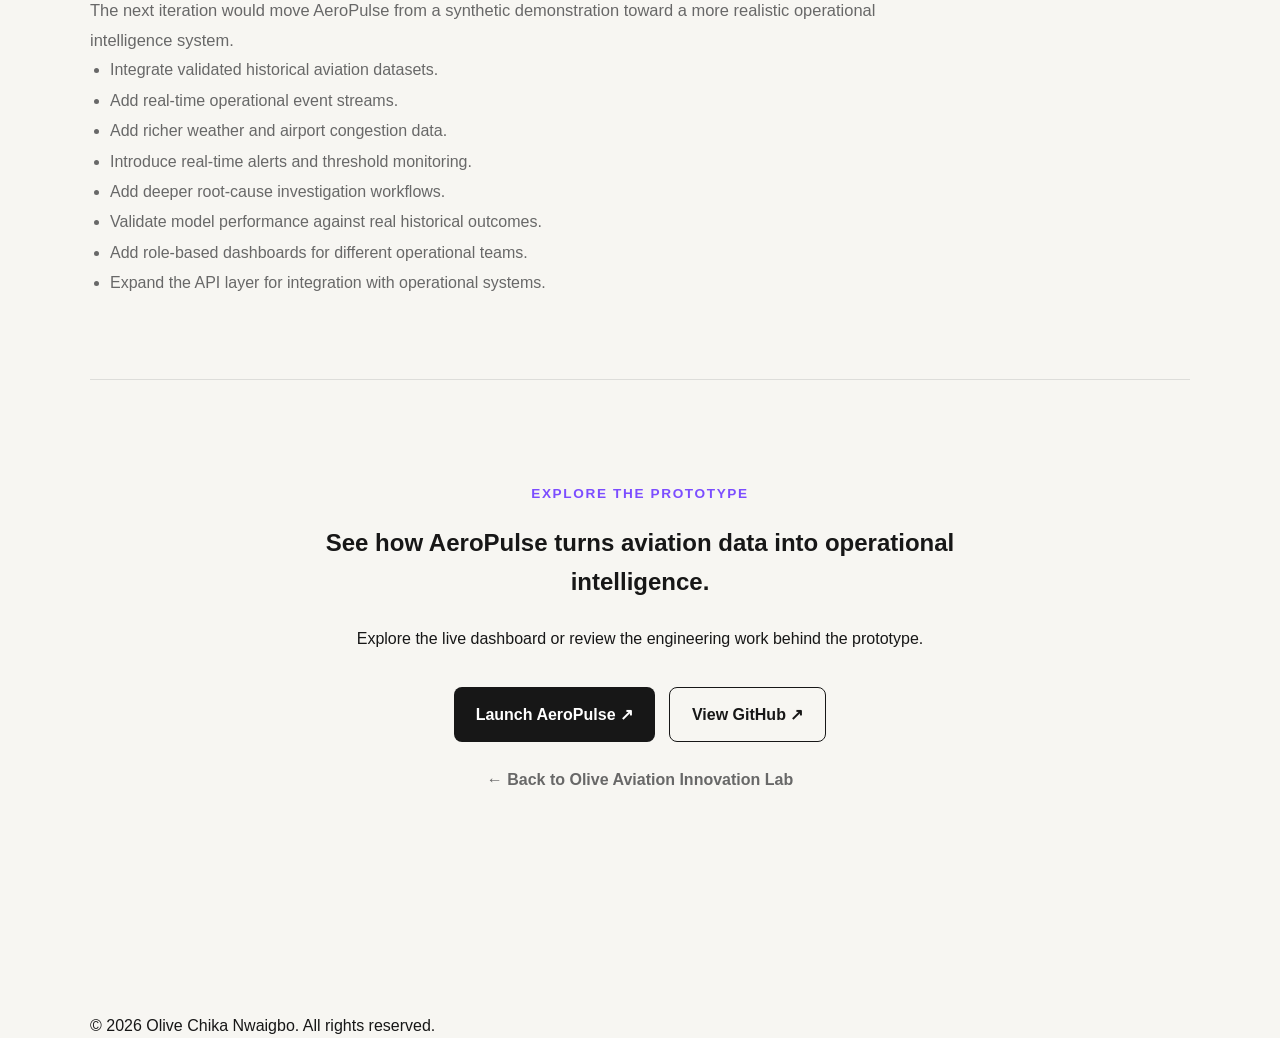
<file: projects/aeropulse.html>
<!DOCTYPE html>
<html lang="en">
<head>
    <meta charset="UTF-8">
    <meta name="viewport" content="width=device-width, initial-scale=1.0">

    <title>AeroPulse — Aviation Operations Intelligence | Olive Nwaigbo</title>

    <meta
        name="description"
        content="AeroPulse is an aviation operations intelligence platform that combines data analytics, anomaly detection, predictive analytics and AI-assisted insights."
    >

    <link rel="stylesheet" href="../css/style.css">

    <style>

        /* =========================================================
           AEROPULSE CASE STUDY
        ========================================================= */

        .case-study {
            padding: 80px 0 120px;
        }

        .case-container {
            width: min(1100px, 90%);
            margin: 0 auto;
        }

        .case-hero {
            padding: 70px 0 90px;
            border-bottom: 1px solid var(--line);
        }

        .eyebrow {
            color: var(--accent);
            font-size: 0.85rem;
            font-weight: 700;
            letter-spacing: 0.12em;
            text-transform: uppercase;
            margin-bottom: 20px;
        }

        .case-hero h1 {
            font-size: clamp(3rem, 7vw, 6rem);
            line-height: 0.95;
            letter-spacing: -0.05em;
            margin-bottom: 28px;
        }

        .case-hero h1 span {
            color: var(--accent);
        }

        .case-subtitle {
            max-width: 760px;
            font-size: 1.25rem;
            line-height: 1.7;
            color: var(--muted);
        }

        .case-actions {
            display: flex;
            flex-wrap: wrap;
            gap: 14px;
            margin-top: 35px;
        }

        .case-btn {
            display: inline-flex;
            align-items: center;
            justify-content: center;
            padding: 14px 22px;
            border-radius: 8px;
            text-decoration: none;
            font-weight: 700;
            transition: 0.2s ease;
        }

        .case-btn-primary {
            background: var(--black);
            color: white;
        }

        .case-btn-primary:hover {
            transform: translateY(-2px);
            opacity: 0.9;
        }

        .case-btn-secondary {
            border: 1px solid var(--black);
            color: var(--black);
            background: transparent;
        }

        .case-btn-secondary:hover {
            background: var(--black);
            color: white;
        }

        .case-meta {
            display: grid;
            grid-template-columns: repeat(4, 1fr);
            gap: 20px;
            margin-top: 60px;
        }

        .meta-card {
            padding: 24px;
            border: 1px solid var(--line);
            border-radius: 12px;
            background: var(--white);
        }

        .meta-label {
            font-size: 0.75rem;
            color: var(--muted);
            text-transform: uppercase;
            letter-spacing: 0.08em;
            margin-bottom: 10px;
        }

        .meta-value {
            font-weight: 700;
            line-height: 1.4;
        }

        /* =========================================================
           SECTIONS
        ========================================================= */

        .case-section {
            padding: 80px 0;
            border-bottom: 1px solid var(--line);
        }

        .section-number {
            color: var(--accent);
            font-size: 0.8rem;
            font-weight: 700;
            letter-spacing: 0.1em;
            margin-bottom: 12px;
        }

        .case-section h2 {
            font-size: clamp(2rem, 4vw, 3.4rem);
            line-height: 1.1;
            letter-spacing: -0.03em;
            margin-bottom: 25px;
        }

        .case-section h3 {
            font-size: 1.3rem;
            margin: 35px 0 15px;
        }

        .case-section p {
            max-width: 800px;
            color: var(--muted);
            line-height: 1.8;
            font-size: 1.03rem;
        }

        .case-section ul {
            max-width: 800px;
            padding-left: 20px;
            color: var(--muted);
            line-height: 1.9;
        }

        /* =========================================================
           HIGHLIGHT
        ========================================================= */

        .highlight {
            margin: 35px 0;
            padding: 30px;
            border-left: 4px solid var(--accent);
            background: var(--white);
            border-radius: 0 10px 10px 0;
        }

        .highlight p {
            margin: 0;
            color: var(--black);
            font-size: 1.15rem;
            font-weight: 600;
        }

        /* =========================================================
           ARCHITECTURE
        ========================================================= */

        .architecture {
            margin-top: 40px;
            padding: 35px;
            background: var(--dark);
            color: white;
            border-radius: 14px;
            overflow-x: auto;
        }

        .architecture pre {
            margin: 0;
            font-family: Consolas, Monaco, monospace;
            font-size: 0.95rem;
            line-height: 1.8;
            white-space: pre;
        }

        /* =========================================================
           FEATURE GRID
        ========================================================= */

        .feature-grid {
            display: grid;
            grid-template-columns: repeat(2, 1fr);
            gap: 20px;
            margin-top: 35px;
        }

        .feature-card {
            border: 1px solid var(--line);
            background: var(--white);
            padding: 30px;
            border-radius: 12px;
        }

        .feature-card h3 {
            margin-top: 0;
            margin-bottom: 12px;
        }

        .feature-card p {
            font-size: 0.95rem;
        }

        /* =========================================================
           METRIC GRID
        ========================================================= */

        .metric-grid {
            display: grid;
            grid-template-columns: repeat(4, 1fr);
            gap: 20px;
            margin-top: 35px;
        }

        .metric {
            padding: 28px;
            background: var(--black);
            color: white;
            border-radius: 12px;
        }

        .metric-value {
            font-size: 2.3rem;
            font-weight: 800;
            margin-bottom: 8px;
        }

        .metric-label {
            font-size: 0.85rem;
            opacity: 0.75;
            line-height: 1.5;
        }

        /* =========================================================
           PROCESS
        ========================================================= */

        .process {
            display: grid;
            grid-template-columns: repeat(3, 1fr);
            gap: 20px;
            margin-top: 35px;
        }

        .process-step {
            padding: 28px;
            border: 1px solid var(--line);
            border-radius: 12px;
            background: var(--white);
        }

        .process-step strong {
            display: block;
            color: var(--accent);
            margin-bottom: 10px;
        }

        /* =========================================================
           TECH STACK
        ========================================================= */

        .tech-list {
            display: flex;
            flex-wrap: wrap;
            gap: 10px;
            margin-top: 30px;
        }

        .tech-tag {
            padding: 10px 14px;
            border: 1px solid var(--line);
            border-radius: 999px;
            background: var(--white);
            font-size: 0.9rem;
        }

        /* =========================================================
           FINAL CTA
        ========================================================= */

        .final-cta {
            text-align: center;
            padding: 100px 0;
        }

        .final-cta h2 {
            max-width: 750px;
            margin: 0 auto 25px;
        }

        .final-cta p {
            margin: 0 auto 30px;
        }

        .back-link {
            display: inline-block;
            margin-top: 25px;
            color: var(--muted);
            text-decoration: none;
            font-weight: 600;
        }

        .back-link:hover {
            color: var(--accent);
        }

        /* =========================================================
           RESPONSIVE
        ========================================================= */

        @media (max-width: 850px) {

            .case-meta,
            .metric-grid {
                grid-template-columns: repeat(2, 1fr);
            }

            .feature-grid,
            .process {
                grid-template-columns: 1fr;
            }

        }

        @media (max-width: 600px) {

            .case-study {
                padding-top: 40px;
            }

            .case-hero {
                padding: 40px 0 60px;
            }

            .case-meta,
            .metric-grid {
                grid-template-columns: 1fr;
            }

            .case-section {
                padding: 60px 0;
            }

            .case-actions {
                flex-direction: column;
            }

            .case-btn {
                width: 100%;
            }

        }

    </style>
</head>

<body>

    <!-- =========================================================
         NAVIGATION
    ========================================================= -->

    <header>
        <nav class="navbar">

            <a href="../index.html" class="logo">
                OLIVE.
            </a>

            <div class="nav-links">
                <a href="../index.html">Home</a>
                <a href="../about.html">About</a>
                <a href="../experience.html">Experience</a>
                <a href="../projects.html">Projects</a>
                <a href="../labs/aviation.html">Innovation Labs</a>
                <a href="../contact.html">Contact</a>
            </div>

        </nav>
    </header>


    <!-- =========================================================
         CASE STUDY
    ========================================================= -->

    <main class="case-study">

        <div class="case-container">

            <!-- HERO -->

            <section class="case-hero">

                <div class="eyebrow">
                    Project 06 · Olive Aviation Innovation Lab
                </div>

                <h1>
                    Aero<span>Pulse</span>
                </h1>

                <p class="case-subtitle">
                    An Aviation Operations Intelligence Platform that combines
                    data analytics, anomaly detection, predictive modelling and
                    AI-assisted insights to help aviation operations teams
                    identify emerging issues earlier.
                </p>

                <div class="case-actions">

                    <a
                        href="https://aeropulsee.streamlit.app/"
                        target="_blank"
                        rel="noopener noreferrer"
                        class="case-btn case-btn-primary"
                    >
                        Launch AeroPulse ↗
                    </a>

                    <a
                        href="https://github.com/Olivenwaigbo/aeropulse"
                        target="_blank"
                        rel="noopener noreferrer"
                        class="case-btn case-btn-secondary"
                    >
                        View GitHub ↗
                    </a>

                    <a
                        href="../labs/aviation.html"
                        class="case-btn case-btn-secondary"
                    >
                        Aviation Innovation Lab
                    </a>

                </div>

                <div class="case-meta">

                    <div class="meta-card">
                        <div class="meta-label">Role</div>
                        <div class="meta-value">
                            Product Manager · Data Analyst · AI Product Manager
                        </div>
                    </div>

                    <div class="meta-card">
                        <div class="meta-label">Domain</div>
                        <div class="meta-value">
                            Aviation Operations
                        </div>
                    </div>

                    <div class="meta-card">
                        <div class="meta-label">Core Technology</div>
                        <div class="meta-value">
                            Data + ML + GenAI
                        </div>
                    </div>

                    <div class="meta-card">
                        <div class="meta-label">Data</div>
                        <div class="meta-value">
                            10,000 Synthetic Flight Records
                        </div>
                    </div>

                </div>

            </section>


            <!-- =====================================================
                 01 PROBLEM
            ====================================================== -->

            <section class="case-section">

                <div class="section-number">
                    01 — THE PROBLEM
                </div>

                <h2>
                    Operational issues can become visible only after
                    they have already created an impact.
                </h2>

                <p>
                    Aviation operations generate large amounts of information
                    across flights, airports, aircraft, routes, turnaround
                    activity, passenger loads, maintenance indicators,
                    operational events and disruption conditions.
                </p>

                <p>
                    The challenge is not simply having data. The challenge is
                    turning that data into signals that operations teams can
                    investigate early.
                </p>

                <div class="highlight">

                    <p>
                        How might we help aviation operations teams identify
                        emerging operational issues early enough to take
                        corrective action?
                    </p>

                </div>

            </section>


            <!-- =====================================================
                 02 USERS
            ====================================================== -->

            <section class="case-section">

                <div class="section-number">
                    02 — USERS
                </div>

                <h2>
                    Designed around operational decision-makers.
                </h2>

                <div class="feature-grid">

                    <div class="feature-card">
                        <h3>Primary User</h3>

                        <p>
                            <strong>Aviation Operations Manager</strong>
                        </p>

                        <p>
                            Needs a consolidated view of operational
                            performance and emerging risk signals.
                        </p>
                    </div>

                    <div class="feature-card">
                        <h3>Secondary Users</h3>

                        <p>
                            Airport Operations Managers, Airline Operations
                            Analysts, Network Operations Teams, Fleet
                            Operations Teams and BI Analysts.
                        </p>
                    </div>

                </div>

            </section>


            <!-- =====================================================
                 03 PRODUCT
            ====================================================== -->

            <section class="case-section">

                <div class="section-number">
                    03 — PRODUCT CONCEPT
                </div>

                <h2>
                    From operational data to actionable signals.
                </h2>

                <p>
                    AeroPulse transforms flight-operation records into a
                    layered intelligence system rather than presenting users
                    with another static reporting dashboard.
                </p>

                <div class="process">

                    <div class="process-step">
                        <strong>01 · Understand</strong>
                        Operational KPIs provide visibility into current
                        performance.
                    </div>

                    <div class="process-step">
                        <strong>02 · Detect</strong>
                        Anomaly detection identifies unusual operational
                        patterns.
                    </div>

                    <div class="process-step">
                        <strong>03 · Predict</strong>
                        Machine learning estimates the likelihood of flight
                        delay.
                    </div>

                    <div class="process-step">
                        <strong>04 · Prioritize</strong>
                        Multiple signals are combined into an operational
                        monitoring score.
                    </div>

                    <div class="process-step">
                        <strong>05 · Explain</strong>
                        AI generates concise, data-grounded operational
                        observations.
                    </div>

                    <div class="process-step">
                        <strong>06 · Investigate</strong>
                        Operations teams use the signals to decide what
                        requires human investigation.
                    </div>

                </div>

            </section>


            <!-- =====================================================
                 04 MVP
            ====================================================== -->

            <section class="case-section">

                <div class="section-number">
                    04 — MVP
                </div>

                <h2>
                    The MVP focuses on six intelligence layers.
                </h2>

                <div class="feature-grid">

                    <div class="feature-card">
                        <h3>Operations Overview</h3>
                        <p>
                            High-level operational KPIs including flight
                            volume, delays, turnaround, load factor and
                            aircraft utilisation.
                        </p>
                    </div>

                    <div class="feature-card">
                        <h3>Delay Intelligence</h3>
                        <p>
                            Analysis of departure and arrival delays across
                            airports, routes, airlines and operational events.
                        </p>
                    </div>

                    <div class="feature-card">
                        <h3>Turnaround Intelligence</h3>
                        <p>
                            Identifies turnaround performance and deviations
                            from planned turnaround duration.
                        </p>
                    </div>

                    <div class="feature-card">
                        <h3>Anomaly Detection</h3>
                        <p>
                            Isolation Forest identifies unusual combinations
                            of operational conditions.
                        </p>
                    </div>

                    <div class="feature-card">
                        <h3>Predictive Risk</h3>
                        <p>
                            Logistic Regression estimates the probability of
                            a flight being delayed.
                        </p>
                    </div>

                    <div class="feature-card">
                        <h3>AI-Assisted Insights</h3>
                        <p>
                            Groq-powered analysis converts aggregated signals
                            into concise operational observations.
                        </p>
                    </div>

                </div>

            </section>


            <!-- =====================================================
                 05 DATA
            ====================================================== -->

            <section class="case-section">

                <div class="section-number">
                    05 — DATA
                </div>

                <h2>
                    Building a realistic synthetic aviation dataset.
                </h2>

                <p>
                    Because operational aviation data is sensitive and
                    difficult to access for experimentation, AeroPulse uses
                    synthetic data designed to represent common aviation
                    operational dimensions.
                </p>

                <div class="metric-grid">

                    <div class="metric">
                        <div class="metric-value">10K</div>
                        <div class="metric-label">
                            Synthetic flight operation records
                        </div>
                    </div>

                    <div class="metric">
                        <div class="metric-value">25</div>
                        <div class="metric-label">
                            Raw operational data fields
                        </div>
                    </div>

                    <div class="metric">
                        <div class="metric-value">41</div>
                        <div class="metric-label">
                            Engineered analytical features
                        </div>
                    </div>

                    <div class="metric">
                        <div class="metric-value">100%</div>
                        <div class="metric-label">
                            Synthetic / non-production data
                        </div>
                    </div>

                </div>

                <h3>Key data dimensions</h3>

                <ul>

                    <li>Flight schedules and actual operation times</li>
                    <li>Airlines and aircraft types</li>
                    <li>Origin and destination airports</li>
                    <li>Turnaround duration</li>
                    <li>Passenger capacity and passenger volume</li>
                    <li>Aircraft utilisation</li>
                    <li>Weather disruption indicators</li>
                    <li>Airport congestion indicators</li>
                    <li>Maintenance indicators</li>
                    <li>Operational events</li>
                    <li>Departure and arrival delays</li>

                </ul>

            </section>


            <!-- =====================================================
                 06 ANALYTICS
            ====================================================== -->

            <section class="case-section">

                <div class="section-number">
                    06 — ANALYTICS
                </div>

                <h2>
                    Product decisions started with analytics,
                    not machine learning.
                </h2>

                <p>
                    Before introducing predictive modelling, I created an
                    analytical layer to understand the operational dataset.
                </p>

                <p>
                    This included overall KPIs, airport performance, route
                    performance, aircraft performance, airline performance,
                    event-level analysis, daily performance, operational
                    pressure and delay severity.
                </p>

                <div class="highlight">

                    <p>
                        Product flow: Problem → Data → Metrics → Patterns →
                        Signals → ML → Decision Support
                    </p>

                </div>

            </section>


            <!-- =====================================================
                 07 ANOMALY
            ====================================================== -->

            <section class="case-section">

                <div class="section-number">
                    07 — ANOMALY DETECTION
                </div>

                <h2>
                    Finding unusual operational patterns.
                </h2>

                <p>
                    AeroPulse uses Isolation Forest to identify records whose
                    operational characteristics differ from the broader
                    dataset.
                </p>

                <p>
                    The model considers variables such as delay, turnaround
                    variance, load factor, aircraft utilisation, congestion,
                    weather, maintenance and operational pressure.
                </p>

                <div class="metric-grid">

                    <div class="metric">
                        <div class="metric-value">500</div>
                        <div class="metric-label">
                            Detected anomalies
                        </div>
                    </div>

                    <div class="metric">
                        <div class="metric-value">5%</div>
                        <div class="metric-label">
                            Configured anomaly contamination
                        </div>
                    </div>

                    <div class="metric">
                        <div class="metric-value">66</div>
                        <div class="metric-label">
                            Highly unusual records
                        </div>
                    </div>

                    <div class="metric">
                        <div class="metric-value">322</div>
                        <div class="metric-label">
                            Unusual records
                        </div>
                    </div>

                </div>

            </section>


            <!-- =====================================================
                 08 PREDICTIVE MODEL
            ====================================================== -->

            <section class="case-section">

                <div class="section-number">
                    08 — PREDICTIVE ANALYTICS
                </div>

                <h2>
                    Predicting potential delay risk.
                </h2>

                <p>
                    The predictive layer uses Logistic Regression to estimate
                    the probability that a flight will be delayed.
                </p>

                <p>
                    Categorical variables are encoded using one-hot encoding,
                    while numerical features are imputed and standardised
                    through a preprocessing pipeline.
                </p>

                <div class="metric-grid">

                    <div class="metric">
                        <div class="metric-value">77.7%</div>
                        <div class="metric-label">
                            Accuracy
                        </div>
                    </div>

                    <div class="metric">
                        <div class="metric-value">91.2%</div>
                        <div class="metric-label">
                            Precision for delayed flights
                        </div>
                    </div>

                    <div class="metric">
                        <div class="metric-value">80.7%</div>
                        <div class="metric-label">
                            F1 score
                        </div>
                    </div>

                    <div class="metric">
                        <div class="metric-value">0.868</div>
                        <div class="metric-label">
                            ROC-AUC
                        </div>
                    </div>

                </div>

                <h3>Why these metrics matter</h3>

                <p>
                    Because the synthetic dataset contains more delayed than
                    non-delayed flights, accuracy alone does not fully describe
                    model performance. Precision, recall, F1 and ROC-AUC
                    provide a broader view of how effectively the model
                    separates delayed and non-delayed records.
                </p>

            </section>


            <!-- =====================================================
                 09 RISK ENGINE
            ====================================================== -->

            <section class="case-section">

                <div class="section-number">
                    09 — OPERATIONAL RISK ENGINE
                </div>

                <h2>
                    Combining multiple signals into one monitoring layer.
                </h2>

                <p>
                    The operational risk engine combines predictive delay
                    probability with anomaly signals, operational pressure and
                    operational conditions.
                </p>

                <div class="architecture">

<pre>
Delay Risk                  50%
      │
      ├──────────────┐
      │              │
Anomaly Signal       │      25%
      │              │
      ├──────────────┤
      │              │
Operational Pressure │      15%
      │              │
      ├──────────────┤
      │              │
Operational Conditions      10%
      │
      ▼
Operational Risk Score
      │
      ├── LOW
      ├── MEDIUM
      └── HIGH
</pre>

                </div>

                <p>
                    The resulting score is intended to help prioritise
                    operational investigation. It is not a certified aviation
                    safety prediction.
                </p>

            </section>


            <!-- =====================================================
                 10 AI
            ====================================================== -->

            <section class="case-section">

                <div class="section-number">
                    10 — AI-ASSISTED INSIGHTS
                </div>

                <h2>
                    Turning data into an executive-friendly narrative.
                </h2>

                <p>
                    AeroPulse uses a Groq-powered language model to analyse
                    the aggregated operational outputs and generate concise
                    insights for decision-makers.
                </p>

                <p>
                    The AI layer is deliberately constrained to the supplied
                    dataset. It is instructed not to invent causes, statistics,
                    airports, routes or operational facts.
                </p>

                <div class="feature-grid">

                    <div class="feature-card">
                        <h3>Grounded</h3>
                        <p>
                            Insights are generated from supplied operational
                            metrics and signals.
                        </p>
                    </div>

                    <div class="feature-card">
                        <h3>Non-Causal</h3>
                        <p>
                            Observed patterns are not presented as proven
                            causal relationships.
                        </p>
                    </div>

                    <div class="feature-card">
                        <h3>Human-in-the-Loop</h3>
                        <p>
                            Recommendations are framed as investigation and
                            monitoring actions for human operators.
                        </p>
                    </div>

                    <div class="feature-card">
                        <h3>Transparent</h3>
                        <p>
                            The platform clearly distinguishes model outputs
                            from operational facts.
                        </p>
                    </div>

                </div>

            </section>


            <!-- =====================================================
                 11 ARCHITECTURE
            ====================================================== -->

            <section class="case-section">

                <div class="section-number">
                    11 — SYSTEM ARCHITECTURE
                </div>

                <h2>
                    From raw operational data to decision support.
                </h2>

                <div class="architecture">

<pre>
                 RAW AVIATION DATA
                        │
                        ▼
                DATA GENERATION
                        │
                        ▼
              FEATURE ENGINEERING
                        │
                        ▼
              OPERATIONAL ANALYTICS
                        │
             ┌──────────┴──────────┐
             ▼                     ▼
      ANOMALY DETECTION      PREDICTIVE MODEL
             │                     │
             └──────────┬──────────┘
                        ▼
                OPERATIONAL RISK
                        │
                        ▼
                AI INSIGHT LAYER
                        │
                        ▼
                STREAMLIT DASHBOARD
                        │
                        ▼
               HUMAN INVESTIGATION
</pre>

                </div>

            </section>


            <!-- =====================================================
                 12 WHAT I BUILT
            ====================================================== -->

            <section class="case-section">

                <div class="section-number">
                    12 — WHAT I BUILT
                </div>

                <h2>
                    A complete data-to-product workflow.
                </h2>

                <ul>

                    <li>
                        Defined the aviation operations problem and product
                        question.
                    </li>

                    <li>
                        Defined primary and secondary users.
                    </li>

                    <li>
                        Generated a 10,000-record synthetic aviation dataset.
                    </li>

                    <li>
                        Built a reusable feature-engineering pipeline.
                    </li>

                    <li>
                        Created operational KPI and performance analytics.
                    </li>

                    <li>
                        Implemented Isolation Forest anomaly detection.
                    </li>

                    <li>
                        Built a Logistic Regression predictive delay-risk
                        model.
                    </li>

                    <li>
                        Created a multi-signal operational risk engine.
                    </li>

                    <li>
                        Integrated a grounded AI-assisted insight layer.
                    </li>

                    <li>
                        Built an interactive Streamlit decision-support
                        dashboard.
                    </li>

                    <li>
                        Documented responsible-AI limitations and intended use.
                    </li>

                    <li>
                        Deployed the interactive prototype for public
                        demonstration.
                    </li>

                </ul>

            </section>


            <!-- =====================================================
                 13 RESPONSIBLE AI
            ====================================================== -->

            <section class="case-section">

                <div class="section-number">
                    13 — RESPONSIBLE AI
                </div>

                <h2>
                    Designed as decision support, not autonomous control.
                </h2>

                <p>
                    AeroPulse is an experimental portfolio prototype using
                    synthetic data. Its outputs should not be interpreted as
                    real-world aviation safety conclusions.
                </p>

                <ul>

                    <li>
                        The dataset is synthetic.
                    </li>

                    <li>
                        Model relationships are illustrative.
                    </li>

                    <li>
                        The system does not establish causality.
                    </li>

                    <li>
                        Operational risk scores are prioritisation signals.
                    </li>

                    <li>
                        AI-generated insights require human review.
                    </li>

                    <li>
                        The system is not designed for autonomous aircraft,
                        equipment or operational control.
                    </li>

                    <li>
                        The prototype is not intended for regulatory
                        certification or safety-critical deployment.
                    </li>

                </ul>

            </section>


            <!-- =====================================================
                 14 TECHNOLOGY
            ====================================================== -->

            <section class="case-section">

                <div class="section-number">
                    14 — TECHNOLOGY
                </div>

                <h2>
                    Technology stack.
                </h2>

                <div class="tech-list">

                    <span class="tech-tag">Python</span>
                    <span class="tech-tag">Pandas</span>
                    <span class="tech-tag">NumPy</span>
                    <span class="tech-tag">Scikit-learn</span>
                    <span class="tech-tag">Logistic Regression</span>
                    <span class="tech-tag">Isolation Forest</span>
                    <span class="tech-tag">Streamlit</span>
                    <span class="tech-tag">Plotly</span>
                    <span class="tech-tag">FastAPI</span>
                    <span class="tech-tag">Groq</span>
                    <span class="tech-tag">Pytest</span>
                    <span class="tech-tag">GitHub</span>

                </div>

            </section>


            <!-- =====================================================
                 15 NEXT ITERATION
            ====================================================== -->

            <section class="case-section">

                <div class="section-number">
                    15 — NEXT ITERATION
                </div>

                <h2>
                    From prototype to operational intelligence platform.
                </h2>

                <p>
                    The next iteration would move AeroPulse from a synthetic
                    demonstration toward a more realistic operational
                    intelligence system.
                </p>

                <ul>

                    <li>
                        Integrate validated historical aviation datasets.
                    </li>

                    <li>
                        Add real-time operational event streams.
                    </li>

                    <li>
                        Add richer weather and airport congestion data.
                    </li>

                    <li>
                        Introduce real-time alerts and threshold monitoring.
                    </li>

                    <li>
                        Add deeper root-cause investigation workflows.
                    </li>

                    <li>
                        Validate model performance against real historical
                        outcomes.
                    </li>

                    <li>
                        Add role-based dashboards for different operational
                        teams.
                    </li>

                    <li>
                        Expand the API layer for integration with operational
                        systems.
                    </li>

                </ul>

            </section>


            <!-- =====================================================
                 FINAL CTA
            ====================================================== -->

            <section class="final-cta">

                <div class="eyebrow">
                    Explore the prototype
                </div>

                <h2>
                    See how AeroPulse turns aviation data into operational
                    intelligence.
                </h2>

                <p>
                    Explore the live dashboard or review the engineering work
                    behind the prototype.
                </p>

                <div class="case-actions"
                     style="justify-content:center;">

                    <a
                        href="https://aeropulsee.streamlit.app/"
                        target="_blank"
                        rel="noopener noreferrer"
                        class="case-btn case-btn-primary"
                    >
                        Launch AeroPulse ↗
                    </a>

                    <a
                        href="https://github.com/Olivenwaigbo/aeropulse"
                        target="_blank"
                        rel="noopener noreferrer"
                        class="case-btn case-btn-secondary"
                    >
                        View GitHub ↗
                    </a>

                </div>

                <a
                    href="../labs/aviation.html"
                    class="back-link"
                >
                    ← Back to Olive Aviation Innovation Lab
                </a>

            </section>

        </div>

    </main>


    <!-- =========================================================
         FOOTER
    ========================================================= -->

    <footer>

        <div class="case-container">

            <p>
                © 2026 Olive Chika Nwaigbo. All rights reserved.
            </p>

        </div>

    </footer>

</body>
</html>
</file>
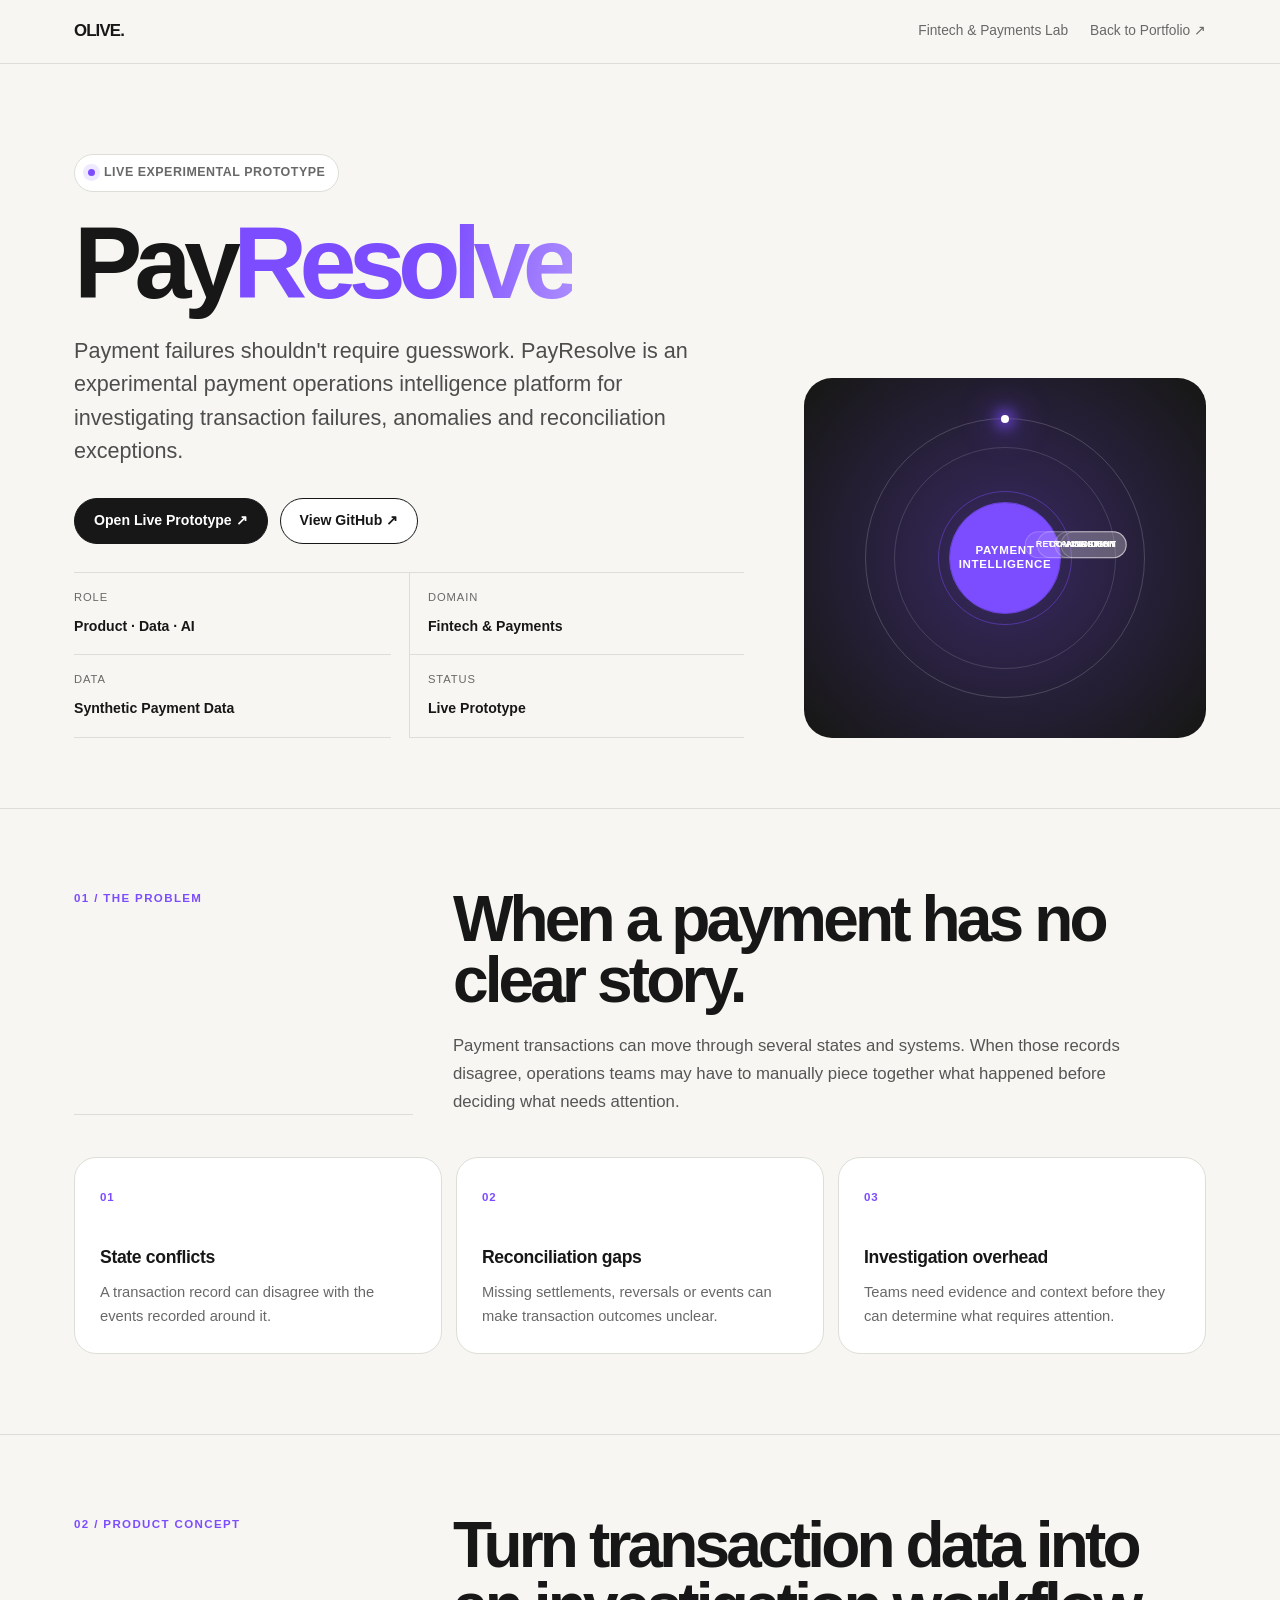
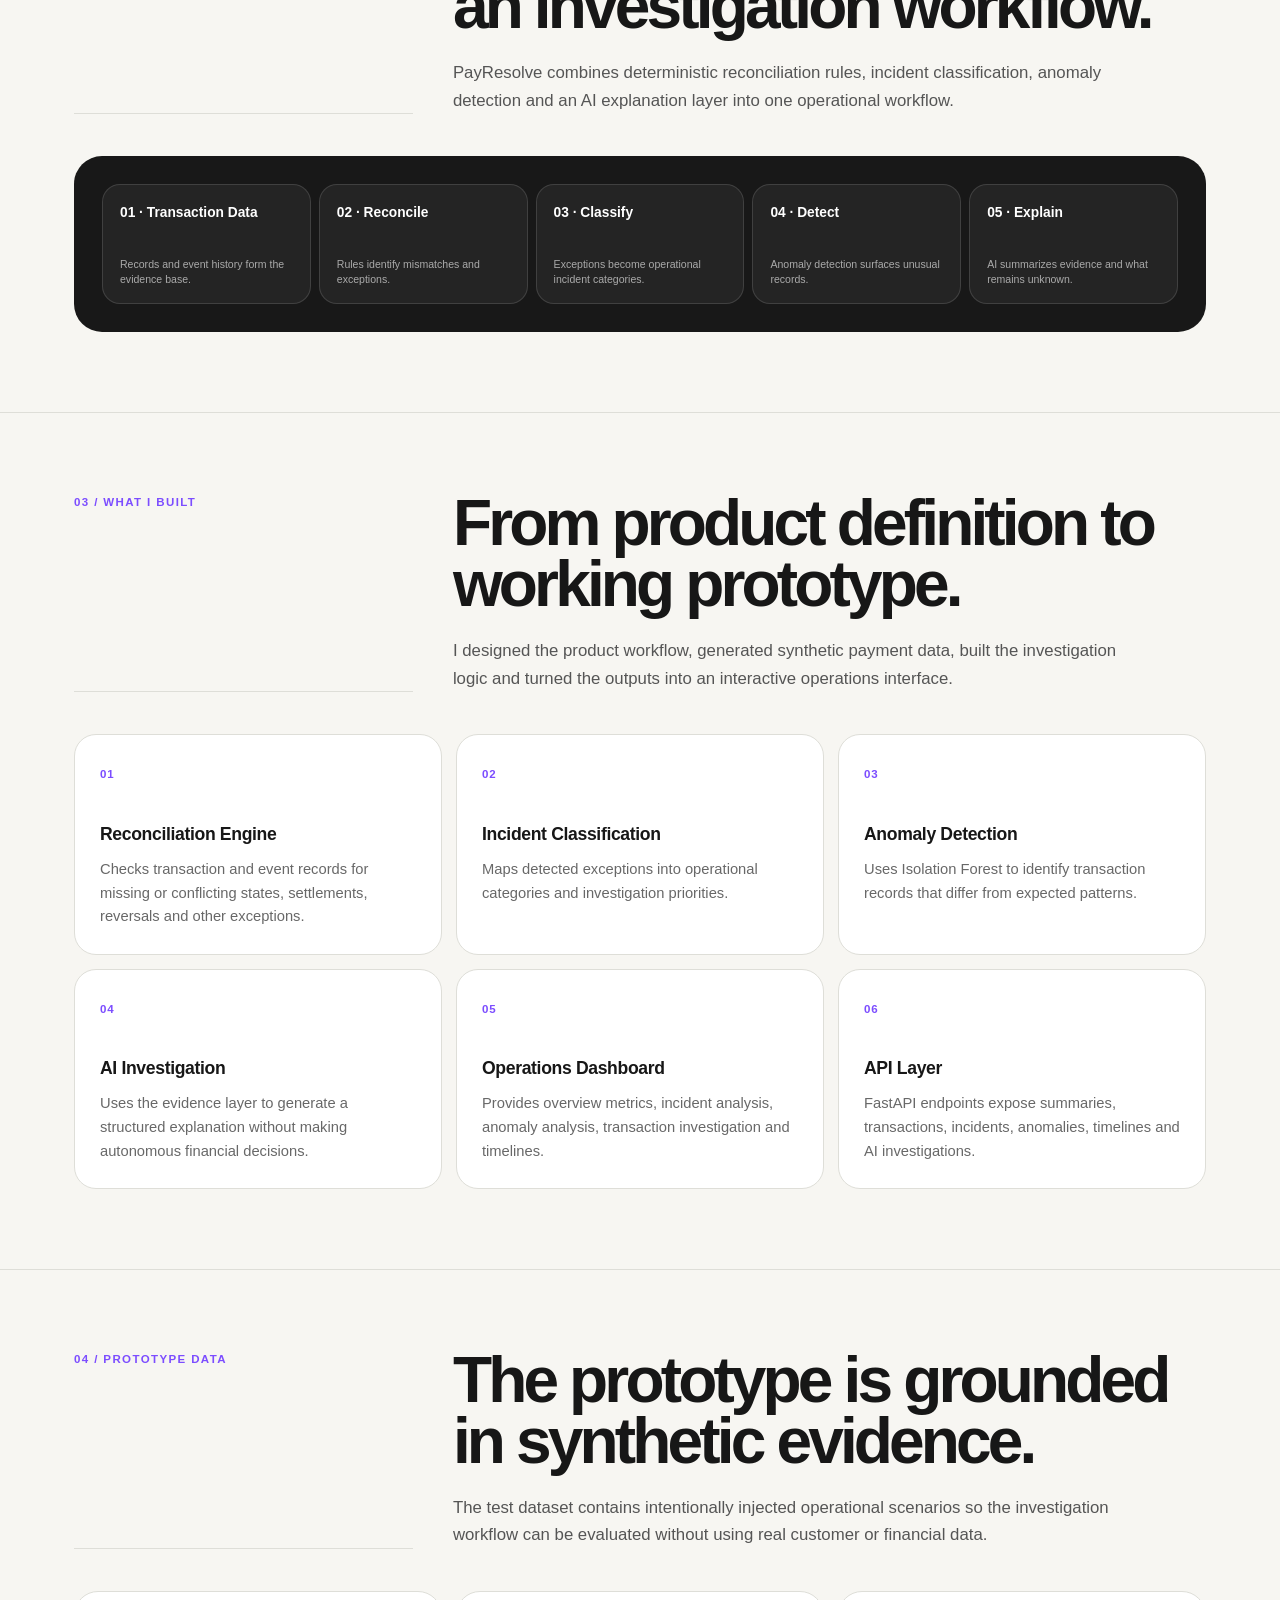
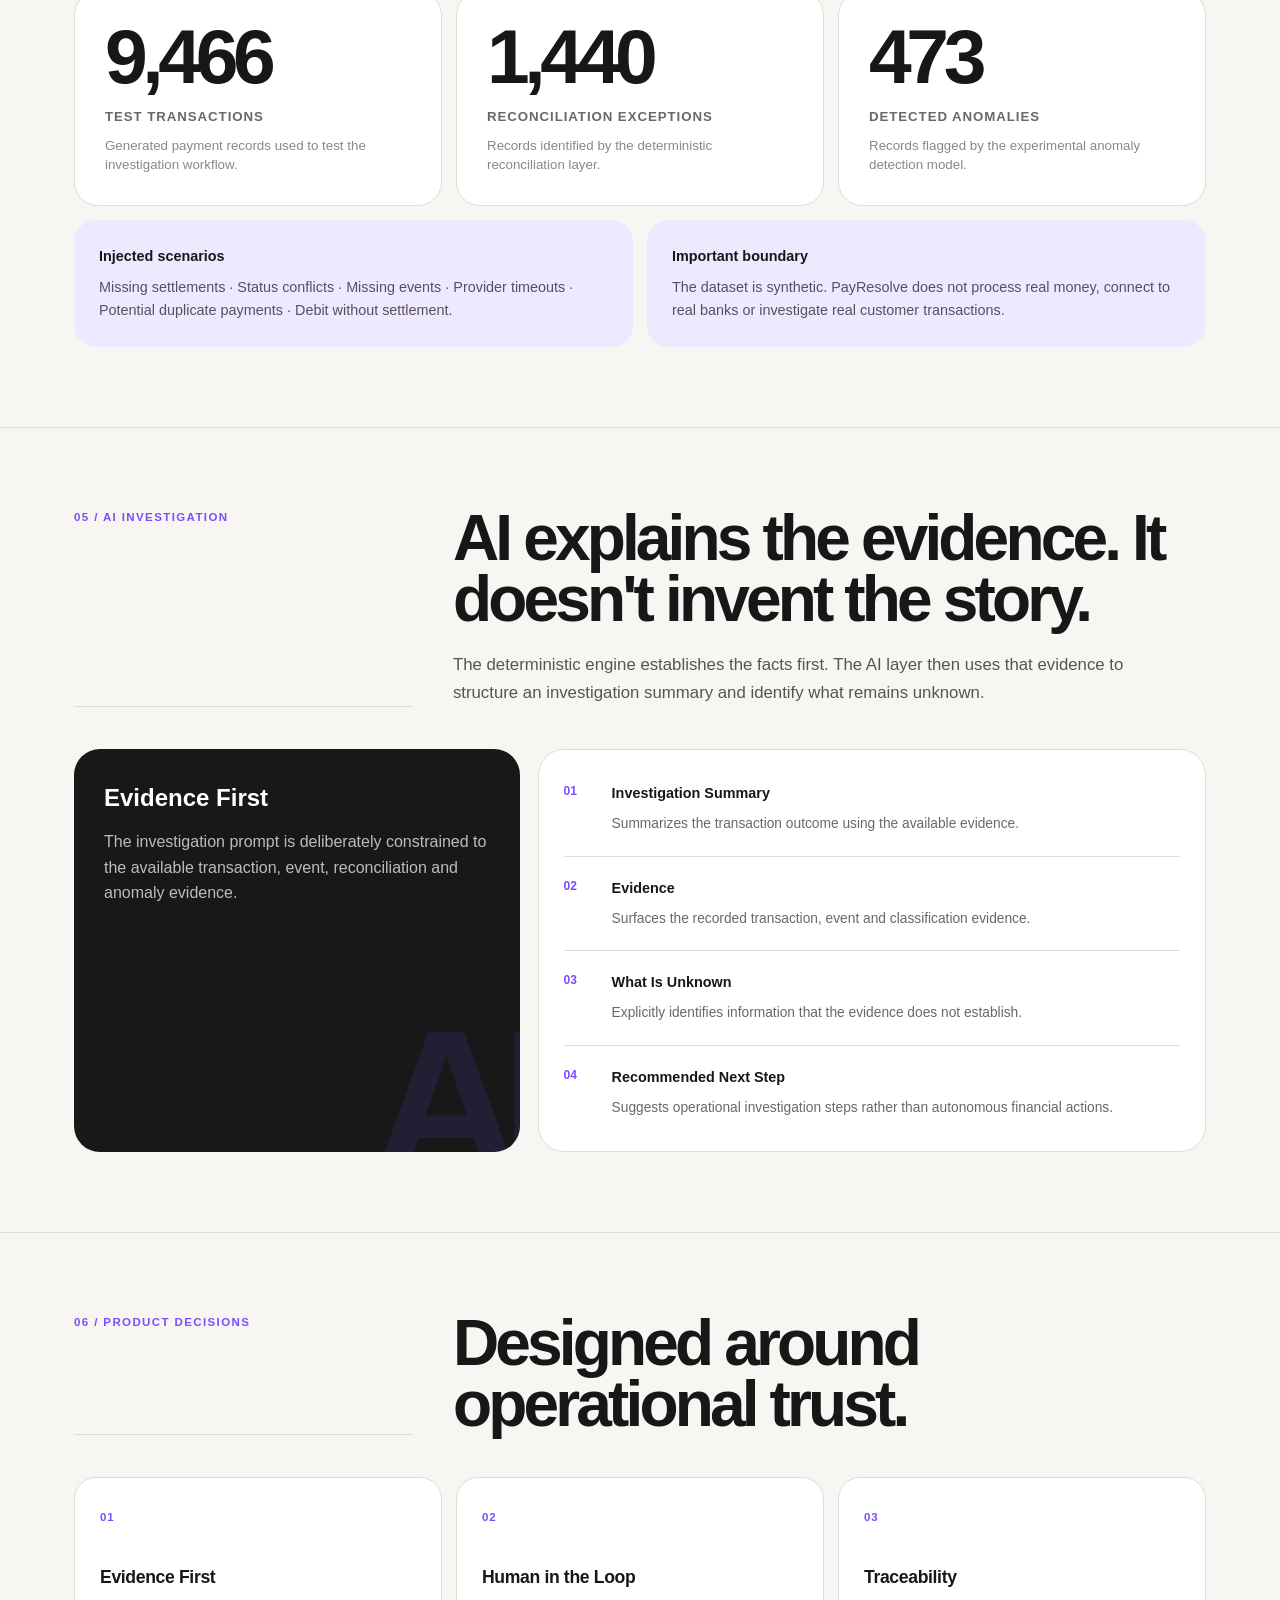
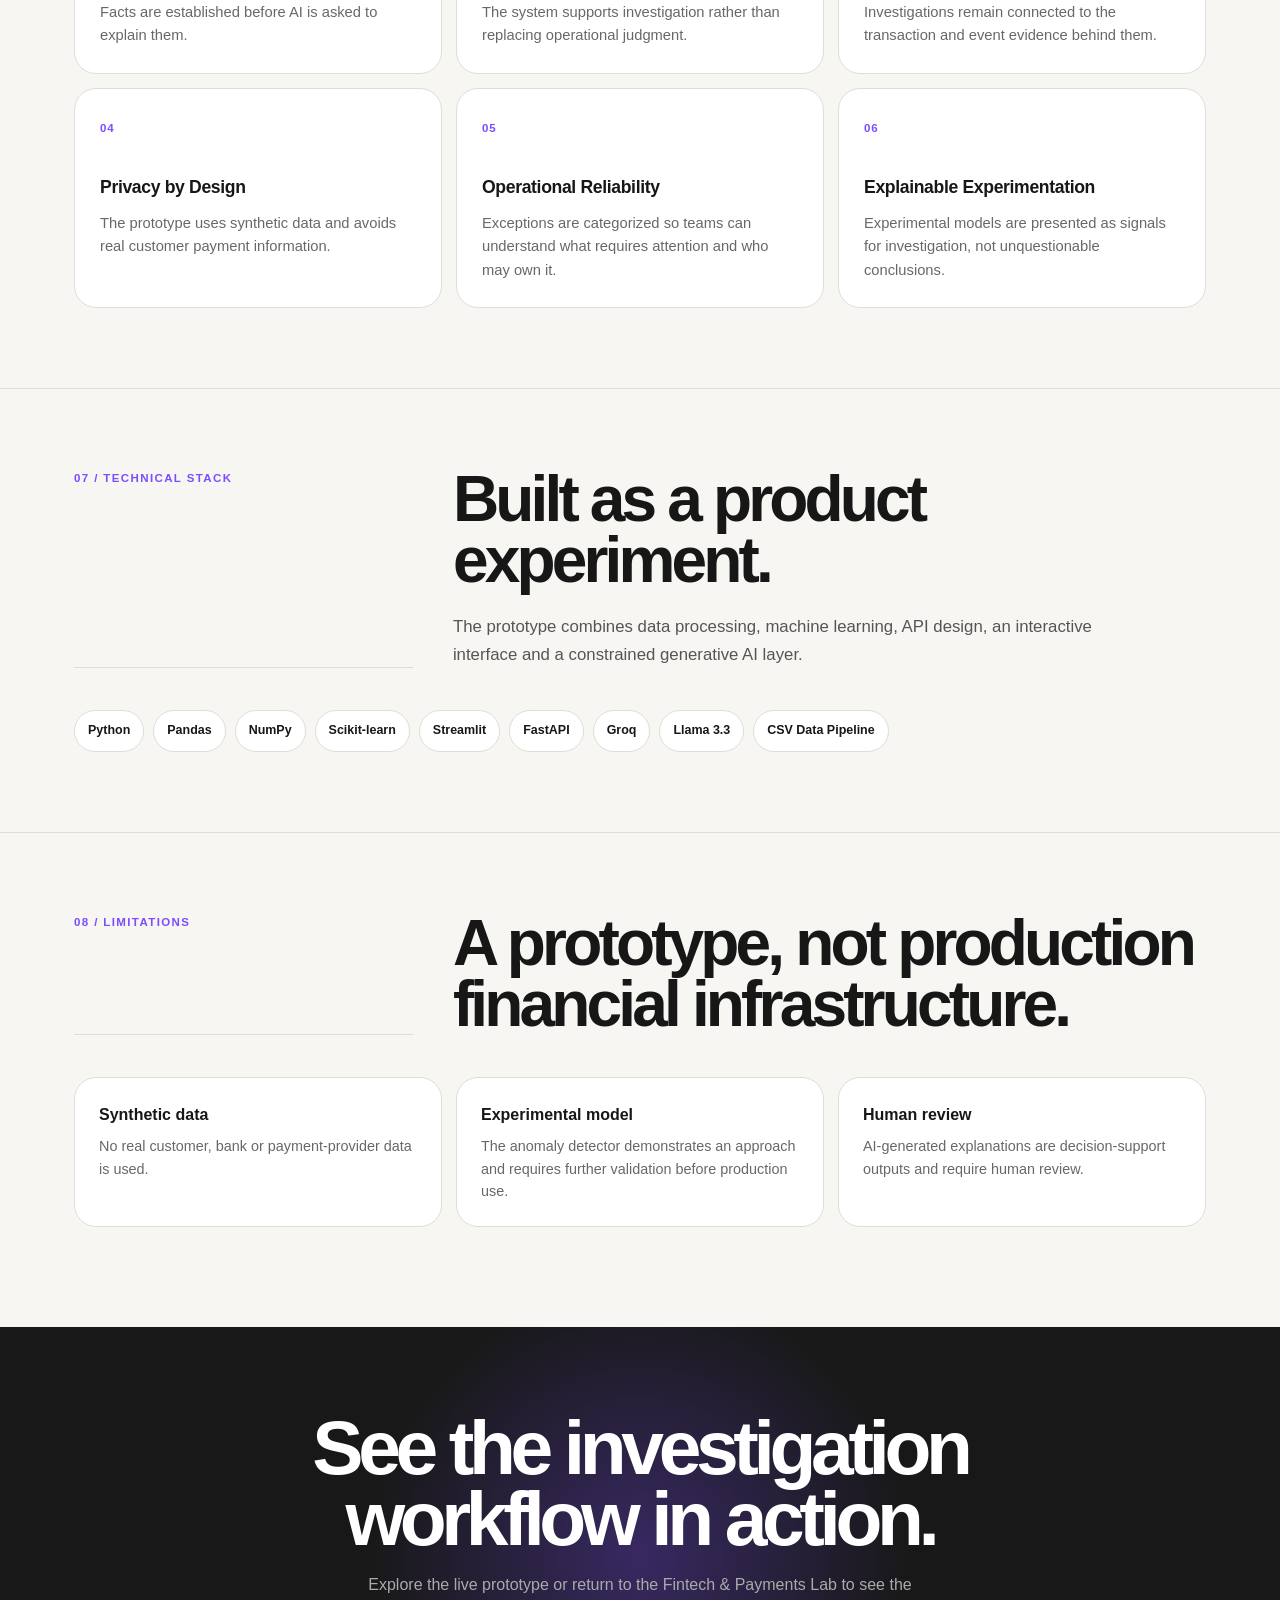
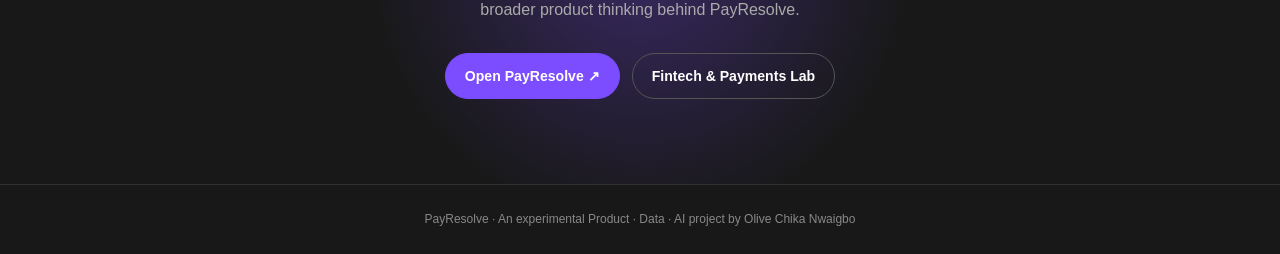
<file: projects/payresolve.html>
<!DOCTYPE html>
<html lang="en">
<head>
  <meta charset="UTF-8">
  <meta name="viewport" content="width=device-width, initial-scale=1.0">

  <title>PayResolve — Olive Chika Nwaigbo</title>

  <meta
    name="description"
    content="PayResolve — an experimental payment operations intelligence platform for investigating transaction failures, anomalies and reconciliation exceptions."
  >

  <link rel="stylesheet" href="../css/style.css">

  <style>
    :root {
      --pr-bg: #f7f6f2;
      --pr-surface: #ffffff;
      --pr-ink: #171717;
      --pr-muted: #686868;
      --pr-line: #deded8;
      --pr-purple: #7c4dff;
      --pr-purple-dark: #5930d6;
      --pr-soft: #eee9ff;
      --pr-dark: #181818;
    }

    * {
      box-sizing: border-box;
    }

    html {
      scroll-behavior: smooth;
    }

    body {
      margin: 0;
      background: var(--pr-bg);
      color: var(--pr-ink);
      font-family: Inter, Arial, Helvetica, sans-serif;
    }

    a {
      color: inherit;
    }

    /* =========================
       NAVIGATION
    ========================= */

    .pr-nav {
      position: sticky;
      top: 0;
      z-index: 20;
      background: rgba(247, 246, 242, 0.92);
      backdrop-filter: blur(12px);
      border-bottom: 1px solid var(--pr-line);
    }

    .pr-nav-inner {
      max-width: 1180px;
      margin: auto;
      padding: 18px 24px;
      display: flex;
      justify-content: space-between;
      align-items: center;
      gap: 20px;
    }

    .pr-logo {
      font-weight: 900;
      letter-spacing: -0.05em;
      text-decoration: none;
      font-size: 1.05rem;
    }

    .pr-nav-right {
      display: flex;
      align-items: center;
      gap: 22px;
      font-size: 0.86rem;
    }

    .pr-back {
      text-decoration: none;
      color: var(--pr-muted);
    }

    .pr-back:hover {
      color: var(--pr-purple);
    }

    /* =========================
       GENERAL
    ========================= */

    .pr-wrap {
      max-width: 1180px;
      margin: auto;
      padding: 0 24px;
    }

    /* =========================
       HERO
    ========================= */

    .pr-hero {
      padding: 90px 0 70px;
    }

    .pr-kicker {
      display: inline-flex;
      align-items: center;
      gap: 9px;
      border: 1px solid var(--pr-line);
      background: var(--pr-surface);
      border-radius: 999px;
      padding: 8px 13px;
      color: var(--pr-muted);
      font-size: 0.78rem;
      font-weight: 700;
      letter-spacing: 0.04em;
      text-transform: uppercase;
    }

    .pr-dot {
      width: 7px;
      height: 7px;
      border-radius: 50%;
      background: var(--pr-purple);
      box-shadow: 0 0 0 5px var(--pr-soft);
    }

    .pr-hero-grid {
      display: grid;
      grid-template-columns: 1.25fr 0.75fr;
      gap: 60px;
      align-items: end;
      margin-top: 28px;
    }

    .pr-hero h1 {
      font-size: clamp(3.4rem, 8vw, 7.4rem);
      line-height: 0.84;
      letter-spacing: -0.075em;
      margin: 0 0 28px;
      max-width: 800px;
    }

    .pr-hero h1 span {
      color: var(--pr-purple);
    }

    .pr-lead {
      font-size: clamp(1.05rem, 1.8vw, 1.35rem);
      line-height: 1.55;
      color: #4d4d4d;
      max-width: 680px;
      margin: 0;
    }

    /* =========================
       BUTTONS
    ========================= */

    .pr-actions {
      display: flex;
      flex-wrap: wrap;
      gap: 12px;
      margin-top: 30px;
    }

    .pr-btn {
      display: inline-flex;
      align-items: center;
      justify-content: center;
      min-height: 46px;
      padding: 0 19px;
      border-radius: 999px;
      text-decoration: none;
      font-size: 0.88rem;
      font-weight: 800;
      border: 1px solid var(--pr-ink);
      transition:
        transform 0.2s ease,
        background 0.2s ease;
    }

    .pr-btn:hover {
      transform: translateY(-2px);
    }

    .pr-btn.primary {
      background: var(--pr-ink);
      color: white;
    }

    .pr-btn.secondary {
      background: white;
    }

    /* =========================
       META
    ========================= */

    .pr-meta {
      display: grid;
      grid-template-columns: repeat(2, 1fr);
      border-top: 1px solid var(--pr-line);
      margin-top: 28px;
    }

    .pr-meta div {
      padding: 16px 0;
      border-bottom: 1px solid var(--pr-line);
    }

    .pr-meta div:nth-child(odd) {
      margin-right: 18px;
    }

    .pr-meta div:nth-child(even) {
      padding-left: 18px;
      border-left: 1px solid var(--pr-line);
    }

    .pr-meta small {
      display: block;
      color: var(--pr-muted);
      font-size: 0.7rem;
      text-transform: uppercase;
      letter-spacing: 0.08em;
      margin-bottom: 6px;
    }

    .pr-meta strong {
      font-size: 0.88rem;
    }

    /* =========================
       HERO SYSTEM VISUAL
    ========================= */

    .pr-system-card {
      background: var(--pr-dark);
      color: white;
      border-radius: 28px;
      padding: 26px;
      min-height: 360px;
      position: relative;
      overflow: hidden;
      display: flex;
      align-items: center;
      justify-content: center;
    }

    .pr-system-card::before {
      content: "";
      position: absolute;
      inset: -35%;
      background: radial-gradient(
        circle,
        rgba(124, 77, 255, 0.32),
        transparent 55%
      );
    }

    .pr-orbit {
      position: relative;
      width: 280px;
      height: 280px;
      border: 1px solid rgba(255, 255, 255, 0.18);
      border-radius: 50%;
    }

    .pr-orbit::before,
    .pr-orbit::after {
      content: "";
      position: absolute;
      inset: 28px;
      border: 1px solid rgba(255, 255, 255, 0.14);
      border-radius: 50%;
    }

    .pr-orbit::after {
      inset: 72px;
      border-color: rgba(124, 77, 255, 0.45);
    }

    .pr-core {
      position: absolute;
      width: 110px;
      height: 110px;
      border-radius: 50%;
      background: var(--pr-purple);
      left: 50%;
      top: 50%;
      transform: translate(-50%, -50%);
      display: flex;
      align-items: center;
      justify-content: center;
      text-align: center;
      font-size: 0.72rem;
      line-height: 1.2;
      font-weight: 900;
      letter-spacing: 0.06em;
      z-index: 2;
    }

    .pr-node {
      position: absolute;
      background: rgba(255, 255, 255, 0.08);
      border: 1px solid rgba(255, 255, 255, 0.2);
      border-radius: 999px;
      padding: 8px 11px;
      font-size: 0.62rem;
      letter-spacing: 0.05em;
      font-weight: 800;
      z-index: 3;
      white-space: nowrap;
    }

    .pr-node.one {
      top: 10px;
      left: 50%;
      transform: translateX(-50%);
    }

    .pr-node.two {
      right: -5px;
      top: 50%;
      transform: translateY(-50%);
    }

    .pr-node.three {
      bottom: 10px;
      left: 50%;
      transform: translateX(-50%);
    }

    .pr-node.four {
      left: -16px;
      top: 50%;
      transform: translateY(-50%);
    }

    /* =========================
       SECTIONS
    ========================= */

    .pr-section {
      padding: 80px 0;
      border-top: 1px solid var(--pr-line);
    }

    .pr-section-head {
      display: grid;
      grid-template-columns: 0.45fr 1fr;
      gap: 40px;
      margin-bottom: 42px;
    }

    .pr-eyebrow {
      font-size: 0.72rem;
      font-weight: 900;
      letter-spacing: 0.12em;
      color: var(--pr-purple);
      text-transform: uppercase;
    }

    .pr-section h2 {
      margin: 0;
      font-size: clamp(2.2rem, 5vw, 4.5rem);
      line-height: 0.95;
      letter-spacing: -0.06em;
    }

    .pr-section-intro {
      color: #555;
      font-size: 1.05rem;
      line-height: 1.65;
      max-width: 690px;
      margin: 0;
    }

    /* =========================
       CARDS
    ========================= */

    .pr-problem-grid,
    .pr-build-grid,
    .pr-principle-grid {
      display: grid;
      grid-template-columns: repeat(3, 1fr);
      gap: 14px;
    }

    .pr-card {
      background: var(--pr-surface);
      border: 1px solid var(--pr-line);
      border-radius: 22px;
      padding: 25px;
    }

    .pr-card-number {
      color: var(--pr-purple);
      font-size: 0.72rem;
      font-weight: 900;
      letter-spacing: 0.08em;
    }

    .pr-card h3 {
      font-size: 1.1rem;
      margin: 34px 0 10px;
      letter-spacing: -0.02em;
    }

    .pr-card p {
      color: var(--pr-muted);
      line-height: 1.6;
      font-size: 0.92rem;
      margin: 0;
    }

    /* =========================
       PRODUCT FLOW
    ========================= */

    .pr-flow {
      background: var(--pr-dark);
      color: white;
      border-radius: 28px;
      padding: 28px;
    }

    .pr-flow-row {
      display: grid;
      grid-template-columns: repeat(5, 1fr);
      gap: 8px;
      align-items: center;
    }

    .pr-flow-item {
      min-height: 120px;
      border: 1px solid rgba(255, 255, 255, 0.13);
      background: rgba(255, 255, 255, 0.055);
      border-radius: 18px;
      padding: 17px;
      display: flex;
      flex-direction: column;
      justify-content: space-between;
    }

    .pr-flow-item strong {
      font-size: 0.86rem;
    }

    .pr-flow-item span {
      font-size: 0.66rem;
      color: #aaa;
      line-height: 1.4;
    }

    /* =========================
       EVIDENCE
    ========================= */

    .pr-evidence {
      margin-top: 14px;
      display: grid;
      grid-template-columns: 1fr 1fr;
      gap: 14px;
    }

    .pr-evidence-box {
      background: var(--pr-soft);
      border-radius: 22px;
      padding: 25px;
    }

    .pr-evidence-box strong {
      display: block;
      margin-bottom: 8px;
      font-size: 0.9rem;
    }

    .pr-evidence-box p {
      margin: 0;
      color: #57505f;
      line-height: 1.6;
      font-size: 0.9rem;
    }

    /* =========================
       METRICS
    ========================= */

    .pr-stats {
      display: grid;
      grid-template-columns: repeat(3, 1fr);
      gap: 14px;
    }

    .pr-stat {
      background: white;
      border: 1px solid var(--pr-line);
      border-radius: 24px;
      padding: 30px;
    }

    .pr-stat strong {
      display: block;
      font-size: clamp(2.7rem, 6vw, 5rem);
      line-height: 0.9;
      letter-spacing: -0.07em;
    }

    .pr-stat span {
      display: block;
      margin-top: 15px;
      color: var(--pr-muted);
      font-size: 0.83rem;
      text-transform: uppercase;
      letter-spacing: 0.07em;
      font-weight: 800;
    }

    .pr-stat small {
      display: block;
      margin-top: 10px;
      color: #888;
      line-height: 1.4;
    }

    /* =========================
       AI SECTION
    ========================= */

    .pr-ai {
      display: grid;
      grid-template-columns: 0.8fr 1.2fr;
      gap: 18px;
      align-items: stretch;
    }

    .pr-ai-dark {
      background: var(--pr-dark);
      color: white;
      border-radius: 26px;
      padding: 30px;
      min-height: 310px;
      position: relative;
      overflow: hidden;
    }

    .pr-ai-dark::after {
      content: "AI";
      position: absolute;
      right: -18px;
      bottom: -55px;
      font-size: 13rem;
      line-height: 1;
      color: rgba(124, 77, 255, 0.13);
      font-weight: 900;
      letter-spacing: -0.1em;
    }

    .pr-ai-dark h3 {
      font-size: 1.5rem;
      margin: 0 0 12px;
      position: relative;
      z-index: 2;
    }

    .pr-ai-dark p {
      color: #bcbcbc;
      line-height: 1.6;
      position: relative;
      z-index: 2;
      max-width: 390px;
    }

    .pr-ai-list {
      background: white;
      border: 1px solid var(--pr-line);
      border-radius: 26px;
      padding: 12px 25px;
    }

    .pr-ai-row {
      display: grid;
      grid-template-columns: 34px 1fr;
      gap: 14px;
      padding: 20px 0;
      border-bottom: 1px solid var(--pr-line);
    }

    .pr-ai-row:last-child {
      border-bottom: 0;
    }

    .pr-ai-row b {
      color: var(--pr-purple);
      font-size: 0.75rem;
    }

    .pr-ai-row strong {
      display: block;
      font-size: 0.9rem;
      margin-bottom: 5px;
    }

    .pr-ai-row span {
      color: var(--pr-muted);
      font-size: 0.86rem;
      line-height: 1.5;
    }

    /* =========================
       STACK
    ========================= */

    .pr-stack {
      display: flex;
      flex-wrap: wrap;
      gap: 9px;
    }

    .pr-tag {
      padding: 10px 13px;
      background: white;
      border: 1px solid var(--pr-line);
      border-radius: 999px;
      font-size: 0.78rem;
      font-weight: 750;
    }

    /* =========================
       LIMITATIONS
    ========================= */

    .pr-limitations {
      display: grid;
      grid-template-columns: repeat(3, 1fr);
      gap: 14px;
    }

    .pr-limit {
      padding: 24px;
      background: white;
      border: 1px solid var(--pr-line);
      border-radius: 22px;
    }

    .pr-limit strong {
      display: block;
      margin-bottom: 8px;
    }

    .pr-limit p {
      margin: 0;
      color: var(--pr-muted);
      line-height: 1.55;
      font-size: 0.9rem;
    }

    /* =========================
       CTA
    ========================= */

    .pr-cta {
      padding: 85px 0;
      background: var(--pr-dark);
      color: white;
      text-align: center;
      margin-top: 20px;
    }

    .pr-cta h2 {
      margin: 0 auto 18px;
      max-width: 800px;
      font-size: clamp(2.6rem, 6vw, 5.7rem);
      line-height: 0.92;
      letter-spacing: -0.07em;
    }

    .pr-cta p {
      color: #aaa;
      max-width: 570px;
      margin: 0 auto;
      line-height: 1.6;
    }

    .pr-cta .pr-actions {
      justify-content: center;
    }

    .pr-cta .pr-btn.primary {
      background: var(--pr-purple);
      border-color: var(--pr-purple);
    }

    .pr-cta .pr-btn.secondary {
      background: transparent;
      color: white;
      border-color: #555;
    }

    /* =========================
       FOOTER
    ========================= */

    .pr-footer {
      padding: 25px 24px;
      background: var(--pr-dark);
      color: #888;
      border-top: 1px solid #303030;
      text-align: center;
      font-size: 0.75rem;
    }

    /* =========================
       RESPONSIVE
    ========================= */

    @media (max-width: 850px) {
      .pr-hero-grid,
      .pr-section-head,
      .pr-ai {
        grid-template-columns: 1fr;
      }

      .pr-hero {
        padding-top: 60px;
      }

      .pr-system-card {
        min-height: 320px;
      }

      .pr-problem-grid,
      .pr-build-grid,
      .pr-principle-grid,
      .pr-limitations {
        grid-template-columns: 1fr 1fr;
      }

      .pr-flow-row {
        grid-template-columns: 1fr;
      }

      .pr-flow-item {
        min-height: 95px;
      }

      .pr-stats {
        grid-template-columns: 1fr 1fr;
      }

      .pr-stat:last-child {
        grid-column: 1 / -1;
      }
    }

    @media (max-width: 600px) {
      .pr-nav-right {
        gap: 10px;
      }

      .pr-nav-right .pr-back {
        display: none;
      }

      .pr-hero h1 {
        font-size: 3.8rem;
      }

      .pr-problem-grid,
      .pr-build-grid,
      .pr-principle-grid,
      .pr-limitations,
      .pr-stats,
      .pr-evidence {
        grid-template-columns: 1fr;
      }

      .pr-stat:last-child {
        grid-column: auto;
      }

      .pr-section {
        padding: 60px 0;
      }

      .pr-section-head {
        gap: 18px;
      }

      .pr-orbit {
        width: 235px;
        height: 235px;
      }

      .pr-meta {
        grid-template-columns: 1fr;
      }

      .pr-meta div:nth-child(even) {
        padding-left: 0;
        border-left: 0;
      }
    }
  </style>


  <!-- =========================================================
       MOTION LAYER
       Everything below is additive: your original CSS above is
       untouched. This block adds the moving hero diagram, the
       pipeline highlight, scroll reveals, hover states and a
       couple of small design touches (underline draw on section
       labels, a gradient sheen on "Resolve", a glow behind the
       CTA). Reduced-motion visitors get the still design.
  ========================================================== -->

  <style id="pr-motion">

    .pr-progress {
      position: fixed;
      top: 0;
      left: 0;
      width: 100%;
      height: 3px;
      z-index: 50;
      pointer-events: none;

      background: linear-gradient(90deg, var(--pr-purple), #b79cff);
      transform: scaleX(0);
      transform-origin: left;
    }

    @keyframes pr-fade {
      from { opacity: 0; transform: translateY(24px); }
    }

    @keyframes pr-spin {
      to { transform: rotate(360deg); }
    }

    @keyframes pr-ripple {
      0%   { transform: scale(1);   opacity: 0.5; }
      100% { transform: scale(1.8); opacity: 0; }
    }

    @keyframes pr-breathe {
      from { box-shadow: 0 0 30px rgba(124, 77, 255, 0.25); }
      to   { box-shadow: 0 0 60px rgba(124, 77, 255, 0.55); }
    }

    @keyframes pr-node-pulse {
      0%, 4% {
        background: rgba(255, 255, 255, 0.08);
        border-color: rgba(255, 255, 255, 0.2);
        box-shadow: none;
      }
      10%, 26% {
        background: rgba(124, 77, 255, 0.38);
        border-color: #b79cff;
        box-shadow: 0 0 20px rgba(124, 77, 255, 0.55);
      }
      32%, 100% {
        background: rgba(255, 255, 255, 0.08);
        border-color: rgba(255, 255, 255, 0.2);
        box-shadow: none;
      }
    }

    @keyframes pr-step {
      0%, 4% {
        border-color: rgba(255, 255, 255, 0.13);
        background: rgba(255, 255, 255, 0.055);
        box-shadow: none;
      }
      10%, 26% {
        border-color: rgba(124, 77, 255, 0.6);
        background: rgba(124, 77, 255, 0.16);
        box-shadow: 0 14px 30px -14px rgba(124, 77, 255, 0.6);
      }
      32%, 100% {
        border-color: rgba(255, 255, 255, 0.13);
        background: rgba(255, 255, 255, 0.055);
        box-shadow: none;
      }
    }

    @keyframes pr-bar {
      0%   { transform: scaleX(0); opacity: 1; }
      30%  { transform: scaleX(1); opacity: 1; }
      38%  { transform: scaleX(1); opacity: 0; }
      100% { transform: scaleX(0); opacity: 0; }
    }

    @keyframes pr-dotpulse {
      0% {
        box-shadow: 0 0 0 5px var(--pr-soft), 0 0 0 0 rgba(124, 77, 255, 0.5);
      }
      70%, 100% {
        box-shadow: 0 0 0 5px var(--pr-soft), 0 0 0 9px rgba(124, 77, 255, 0);
      }
    }

    @keyframes pr-watermark {
      from { opacity: 0.10; }
      to   { opacity: 0.19; }
    }

    @keyframes pr-sheen {
      from { background-position: 100% 0; }
      to   { background-position: 0 0; }
    }

    @keyframes pr-ctaglow {
      from { transform: scale(0.85); opacity: 0.7; }
      to   { transform: scale(1.15); opacity: 1; }
    }

    /* ---------- kicker dot ---------- */

    .pr-dot {
      animation: pr-dotpulse 2.4s ease-out infinite;
    }

    /* ---------- hero title sheen ---------- */

    @supports (-webkit-background-clip: text) or (background-clip: text) {
      .pr-hero h1 span {
        background: linear-gradient(100deg, var(--pr-purple) 25%, #b79cff 45%, var(--pr-purple) 65%);
        background-size: 250% 100%;
        -webkit-background-clip: text;
        background-clip: text;
        -webkit-text-fill-color: transparent;
        color: transparent;
        animation: pr-sheen 6s linear infinite;
      }
    }

    /* ---------- hero diagram ---------- */

    .pr-orbit {
      animation: pr-fade 0.9s ease backwards;
    }

    .pr-core {
      animation: pr-breathe 4s ease-in-out infinite alternate;
    }

    .pr-core::before,
    .pr-core::after {
      content: "";
      position: absolute;
      inset: -1px;
      border-radius: 50%;
      border: 1px solid rgba(124, 77, 255, 0.5);
      pointer-events: none;
      animation: pr-ripple 4s ease-out infinite backwards;
    }

    .pr-core::after {
      animation-delay: 2s;
    }

    .pr-signal {
      position: absolute;
      inset: 0;
      z-index: 1;
      pointer-events: none;
      animation: pr-spin 12s linear infinite;
    }

    .pr-signal::before {
      content: "";
      position: absolute;
      top: -4px;
      left: 50%;
      width: 8px;
      height: 8px;
      margin-left: -4px;
      border-radius: 50%;
      background: #ffffff;
      box-shadow:
        0 0 14px 4px rgba(124, 77, 255, 0.9),
        0 0 32px 10px rgba(124, 77, 255, 0.35);
    }

    .pr-node {
      /* MOTION: sized so the longest label, "RECONCILIATION",
         sits on a single line instead of wrapping into a tall
         two-line block that can crowd or clip against the core
         as it travels around the ring. white-space stays as a
         safety net only. */
      max-width: 106px;
      padding: 7px 10px;
      font-size: 0.56rem;
      letter-spacing: 0.03em;
      line-height: 1.2;
      border-radius: 14px;
      white-space: normal;
      text-align: center;
    }

    /* Fallback position (used only where offset-path isn't
       supported — see the @supports block below, which is where
       the actual moving layout lives) */
    .pr-node.one   { animation-delay: 0.2s; }
    .pr-node.two   { animation-delay: 3.2s; }
    .pr-node.three { animation-delay: 6.2s; }
    .pr-node.four  { animation-delay: 9.2s; }

    @keyframes pr-orbit-move {
      to { offset-distance: 100%; }
    }

    /* Browsers that support CSS motion paths get the labels
       actually travelling around the ring, centred on the path
       at every point — which is what keeps "RECONCILIATION" from
       ever cutting across the core the way a fixed, right-anchored
       pill did. Browsers that don't support it keep the original
       static top/right/bottom/left positions above. */
    @supports (offset-path: circle(50% at 50% 50%)) {

      .pr-node.one,
      .pr-node.two,
      .pr-node.three,
      .pr-node.four {
        top: 50%;
        left: 50%;
        right: auto;
        bottom: auto;

        offset-path: circle(122px at 50% 50%);
        offset-rotate: 0deg;
        transform: translate(-50%, -50%);

        animation:
          pr-orbit-move 46s linear infinite,
          pr-node-pulse 12s ease-in-out infinite;
      }

      .pr-node.one   { animation-delay: 0s,     0.2s; }
      .pr-node.two   { animation-delay: -11.5s, 3.2s; }
      .pr-node.three { animation-delay: -23s,   6.2s; }
      .pr-node.four  { animation-delay: -34.5s, 9.2s; }

    }

    /* ---------- pipeline ---------- */

    .pr-flow-item {
      position: relative;
      overflow: hidden;
    }

    .pr-flow-item::before {
      content: "";
      position: absolute;
      top: 0;
      left: 0;
      width: 100%;
      height: 2px;
      background: var(--pr-purple);
      transform: scaleX(0);
      transform-origin: left;
    }

    .pr-flow.is-live .pr-flow-item {
      animation: pr-step 10s ease-in-out infinite;
    }

    .pr-flow.is-live .pr-flow-item::before {
      animation: pr-bar 10s ease-in-out infinite;
    }

    .pr-flow.is-live .pr-flow-item:nth-child(1),
    .pr-flow.is-live .pr-flow-item:nth-child(1)::before { animation-delay: 0s; }

    .pr-flow.is-live .pr-flow-item:nth-child(2),
    .pr-flow.is-live .pr-flow-item:nth-child(2)::before { animation-delay: 2s; }

    .pr-flow.is-live .pr-flow-item:nth-child(3),
    .pr-flow.is-live .pr-flow-item:nth-child(3)::before { animation-delay: 4s; }

    .pr-flow.is-live .pr-flow-item:nth-child(4),
    .pr-flow.is-live .pr-flow-item:nth-child(4)::before { animation-delay: 6s; }

    .pr-flow.is-live .pr-flow-item:nth-child(5),
    .pr-flow.is-live .pr-flow-item:nth-child(5)::before { animation-delay: 8s; }

    /* ---------- scroll reveals ---------- */

    .pr-js [data-reveal]:not(.is-visible),
    .pr-js [data-stagger]:not(.is-visible) > * {
      opacity: 0;
    }

    .pr-js [data-reveal].is-visible {
      animation: pr-fade 0.8s var(--pr-ease, ease) backwards;
    }

    .pr-js [data-stagger].is-visible > * {
      animation: pr-fade 0.8s ease calc(var(--i, 0) * 90ms) backwards;
    }

    /* underline draw beneath each section eyebrow */

    .pr-section-head .pr-eyebrow {
      position: relative;
      display: inline-block;
      padding-bottom: 11px;
    }

    .pr-section-head .pr-eyebrow::after {
      content: "";
      position: absolute;
      left: 0;
      bottom: 0;
      width: 100%;
      height: 1px;
      background: var(--pr-line);
      transform: scaleX(0);
      transform-origin: left;
      transition: transform 1.1s cubic-bezier(0.2, 0.7, 0.2, 1) 0.15s;
    }

    .pr-section-head.is-visible .pr-eyebrow::after {
      transform: scaleX(1);
    }

    /* ---------- hover interactions ---------- */

    .pr-card,
    .pr-stat,
    .pr-limit {
      transition: transform 0.35s var(--pr-ease, ease), box-shadow 0.35s ease;
    }

    .pr-card:hover,
    .pr-limit:hover {
      transform: translateY(-4px);
      box-shadow: 0 20px 40px -26px rgba(23, 23, 23, 0.22);
    }

    .pr-stat:hover {
      transform: translateY(-4px);
      box-shadow: 0 22px 44px -26px rgba(124, 77, 255, 0.35);
      border-color: var(--pr-purple);
    }

    .pr-tag {
      transition: transform 0.25s ease, border-color 0.25s ease, color 0.25s ease;
    }

    .pr-tag:hover {
      transform: translateY(-2px);
      border-color: var(--pr-purple);
      color: var(--pr-purple-dark);
    }

    .pr-ai-row {
      transition: background 0.3s ease;
    }

    .pr-ai-row:hover {
      background: var(--pr-soft);
    }

    .pr-ai-dark::after {
      animation: pr-watermark 5s ease-in-out infinite alternate;
    }

    .pr-evidence-box {
      transition: transform 0.35s ease;
    }

    .pr-evidence-box:hover {
      transform: translateY(-3px);
    }

    /* ---------- CTA glow ---------- */

    .pr-cta {
      position: relative;
      overflow: hidden;
    }

    .pr-cta::before {
      content: "";
      position: absolute;
      top: 50%;
      left: 50%;
      width: 640px;
      height: 640px;
      margin: -320px 0 0 -320px;
      border-radius: 50%;
      pointer-events: none;
      background: radial-gradient(circle, rgba(124, 77, 255, 0.32), transparent 60%);
      animation: pr-ctaglow 7s ease-in-out infinite alternate;
    }

    .pr-cta .pr-wrap {
      position: relative;
      z-index: 1;
    }

    /* ---------- pause off-screen loops ---------- */

    .is-offscreen,
    .is-offscreen::before,
    .is-offscreen::after,
    .is-offscreen *,
    .is-offscreen *::before,
    .is-offscreen *::after {
      animation-play-state: paused !important;
    }

    /* ---------- reduced motion ---------- */

    @media (max-width: 600px) {

      .pr-node {
        max-width: 80px;
        font-size: 0.5rem;
        padding: 6px 8px;
        letter-spacing: 0.02em;
      }

      @supports (offset-path: circle(50% at 50% 50%)) {
        .pr-node.one,
        .pr-node.two,
        .pr-node.three,
        .pr-node.four {
          offset-path: circle(96px at 50% 50%);
        }
      }
    }

    @media (prefers-reduced-motion: reduce) {

      *, *::before, *::after {
        animation: none !important;
        transition: none !important;
        scroll-behavior: auto !important;
      }

      .pr-js [data-reveal]:not(.is-visible),
      .pr-js [data-stagger]:not(.is-visible) > * {
        opacity: 1 !important;
      }

      .pr-section-head .pr-eyebrow::after {
        transform: scaleX(1);
      }

      .pr-progress {
        display: none;
      }

    }

  </style>

</head>

<body>

  <!-- MOTION: thin progress bar along the top of the page -->
  <div class="pr-progress" aria-hidden="true"></div>

  <!-- NAVIGATION -->
  <nav class="pr-nav">
    <div class="pr-nav-inner">

      <a href="../index.html" class="pr-logo">
        OLIVE.
      </a>

      <div class="pr-nav-right">
        <a href="../labs/fintech.html" class="pr-back">
          Fintech & Payments Lab
        </a>

        <a href="../index.html" class="pr-back">
          Back to Portfolio ↗
        </a>
      </div>

    </div>
  </nav>


  <main>

    <!-- ==========================================
         HERO
    =========================================== -->

    <section class="pr-hero" data-pause>

      <div class="pr-wrap">

        <span class="pr-kicker">
          <span class="pr-dot"></span>
          Live Experimental Prototype
        </span>


        <div class="pr-hero-grid">

          <div>

            <h1>
              Pay<span>Resolve</span>
            </h1>

            <p class="pr-lead">
              Payment failures shouldn't require guesswork.
              PayResolve is an experimental payment operations intelligence
              platform for investigating transaction failures, anomalies
              and reconciliation exceptions.
            </p>


            <div class="pr-actions">

              <a
                href="https://payresolve.streamlit.app/"
                target="_blank"
                rel="noopener"
                class="pr-btn primary"
              >
                Open Live Prototype ↗
              </a>

              <a
                href="https://github.com/Olivenwaigbo/payresolve"
                target="_blank"
                rel="noopener"
                class="pr-btn secondary"
              >
                View GitHub ↗
              </a>

            </div>


            <div class="pr-meta">

              <div>
                <small>Role</small>
                <strong>Product · Data · AI</strong>
              </div>

              <div>
                <small>Domain</small>
                <strong>Fintech & Payments</strong>
              </div>

              <div>
                <small>Data</small>
                <strong>Synthetic Payment Data</strong>
              </div>

              <div>
                <small>Status</small>
                <strong>Live Prototype</strong>
              </div>

            </div>

          </div>


          <!-- HERO VISUAL -->

          <div class="pr-system-card">

            <div class="pr-orbit">

              <!-- MOTION: signal travelling around the orbit -->
              <span class="pr-signal" aria-hidden="true"></span>

              <div class="pr-core">
                PAYMENT<br>
                INTELLIGENCE
              </div>

              <span class="pr-node one">
                TRANSACTION
              </span>

              <span class="pr-node two">
                RECONCILIATION
              </span>

              <span class="pr-node three">
                INCIDENT
              </span>

              <span class="pr-node four">
                AI INSIGHT
              </span>

            </div>

          </div>

        </div>

      </div>

    </section>



    <!-- ==========================================
         01 PROBLEM
    =========================================== -->

    <section class="pr-section" id="problem">

      <div class="pr-wrap">

        <div class="pr-section-head" data-reveal>

          <span class="pr-eyebrow">
            01 / The Problem
          </span>

          <div>

            <h2>
              When a payment has no clear story.
            </h2>

            <p
              class="pr-section-intro"
              style="margin-top:22px;"
            >
              Payment transactions can move through several states and
              systems. When those records disagree, operations teams may
              have to manually piece together what happened before
              deciding what needs attention.
            </p>

          </div>

        </div>


        <div class="pr-problem-grid" data-stagger>

          <article class="pr-card">

            <span class="pr-card-number">
              01
            </span>

            <h3>
              State conflicts
            </h3>

            <p>
              A transaction record can disagree with the events
              recorded around it.
            </p>

          </article>


          <article class="pr-card">

            <span class="pr-card-number">
              02
            </span>

            <h3>
              Reconciliation gaps
            </h3>

            <p>
              Missing settlements, reversals or events can make
              transaction outcomes unclear.
            </p>

          </article>


          <article class="pr-card">

            <span class="pr-card-number">
              03
            </span>

            <h3>
              Investigation overhead
            </h3>

            <p>
              Teams need evidence and context before they can
              determine what requires attention.
            </p>

          </article>

        </div>

      </div>

    </section>



    <!-- ==========================================
         02 PRODUCT CONCEPT
    =========================================== -->

    <section class="pr-section">

      <div class="pr-wrap">

        <div class="pr-section-head" data-reveal>

          <span class="pr-eyebrow">
            02 / Product Concept
          </span>

          <div>

            <h2>
              Turn transaction data into an investigation workflow.
            </h2>

            <p
              class="pr-section-intro"
              style="margin-top:22px;"
            >
              PayResolve combines deterministic reconciliation rules,
              incident classification, anomaly detection and an AI
              explanation layer into one operational workflow.
            </p>

          </div>

        </div>


        <div class="pr-flow" data-pause>

          <div class="pr-flow-row">

            <div class="pr-flow-item">

              <strong>
                01 · Transaction Data
              </strong>

              <span>
                Records and event history form the evidence base.
              </span>

            </div>


            <div class="pr-flow-item">

              <strong>
                02 · Reconcile
              </strong>

              <span>
                Rules identify mismatches and exceptions.
              </span>

            </div>


            <div class="pr-flow-item">

              <strong>
                03 · Classify
              </strong>

              <span>
                Exceptions become operational incident categories.
              </span>

            </div>


            <div class="pr-flow-item">

              <strong>
                04 · Detect
              </strong>

              <span>
                Anomaly detection surfaces unusual records.
              </span>

            </div>


            <div class="pr-flow-item">

              <strong>
                05 · Explain
              </strong>

              <span>
                AI summarizes evidence and what remains unknown.
              </span>

            </div>

          </div>

        </div>

      </div>

    </section>



    <!-- ==========================================
         03 WHAT I BUILT
    =========================================== -->

    <section class="pr-section">

      <div class="pr-wrap">

        <div class="pr-section-head" data-reveal>

          <span class="pr-eyebrow">
            03 / What I Built
          </span>

          <div>

            <h2>
              From product definition to working prototype.
            </h2>

            <p
              class="pr-section-intro"
              style="margin-top:22px;"
            >
              I designed the product workflow, generated synthetic
              payment data, built the investigation logic and turned
              the outputs into an interactive operations interface.
            </p>

          </div>

        </div>


        <div class="pr-build-grid" data-stagger>

          <article class="pr-card">

            <span class="pr-card-number">
              01
            </span>

            <h3>
              Reconciliation Engine
            </h3>

            <p>
              Checks transaction and event records for missing or
              conflicting states, settlements, reversals and other
              exceptions.
            </p>

          </article>


          <article class="pr-card">

            <span class="pr-card-number">
              02
            </span>

            <h3>
              Incident Classification
            </h3>

            <p>
              Maps detected exceptions into operational categories
              and investigation priorities.
            </p>

          </article>


          <article class="pr-card">

            <span class="pr-card-number">
              03
            </span>

            <h3>
              Anomaly Detection
            </h3>

            <p>
              Uses Isolation Forest to identify transaction records
              that differ from expected patterns.
            </p>

          </article>


          <article class="pr-card">

            <span class="pr-card-number">
              04
            </span>

            <h3>
              AI Investigation
            </h3>

            <p>
              Uses the evidence layer to generate a structured
              explanation without making autonomous financial decisions.
            </p>

          </article>


          <article class="pr-card">

            <span class="pr-card-number">
              05
            </span>

            <h3>
              Operations Dashboard
            </h3>

            <p>
              Provides overview metrics, incident analysis,
              anomaly analysis, transaction investigation and timelines.
            </p>

          </article>


          <article class="pr-card">

            <span class="pr-card-number">
              06
            </span>

            <h3>
              API Layer
            </h3>

            <p>
              FastAPI endpoints expose summaries, transactions,
              incidents, anomalies, timelines and AI investigations.
            </p>

          </article>

        </div>

      </div>

    </section>



    <!-- ==========================================
         04 PROTOTYPE DATA
    =========================================== -->

    <section class="pr-section">

      <div class="pr-wrap">

        <div class="pr-section-head" data-reveal>

          <span class="pr-eyebrow">
            04 / Prototype Data
          </span>

          <div>

            <h2>
              The prototype is grounded in synthetic evidence.
            </h2>

            <p
              class="pr-section-intro"
              style="margin-top:22px;"
            >
              The test dataset contains intentionally injected
              operational scenarios so the investigation workflow
              can be evaluated without using real customer or
              financial data.
            </p>

          </div>

        </div>


        <div class="pr-stats" data-stagger>

          <div class="pr-stat">

            <strong data-count="10020">
              10,020
            </strong>

            <span>
              Test transactions
            </span>

            <small>
              Generated payment records used to test the
              investigation workflow.
            </small>

          </div>


          <div class="pr-stat">

            <strong data-count="1524">
              1,524
            </strong>

            <span>
              Reconciliation exceptions
            </span>

            <small>
              Records identified by the deterministic
              reconciliation layer.
            </small>

          </div>


          <div class="pr-stat">

            <strong data-count="501">
              501
            </strong>

            <span>
              Detected anomalies
            </span>

            <small>
              Records flagged by the experimental anomaly
              detection model.
            </small>

          </div>

        </div>


        <div class="pr-evidence" data-stagger>

          <div class="pr-evidence-box">

            <strong>
              Injected scenarios
            </strong>

            <p>
              Missing settlements · Status conflicts · Missing events ·
              Provider timeouts · Potential duplicate payments ·
              Debit without settlement.
            </p>

          </div>


          <div class="pr-evidence-box">

            <strong>
              Important boundary
            </strong>

            <p>
              The dataset is synthetic. PayResolve does not process
              real money, connect to real banks or investigate real
              customer transactions.
            </p>

          </div>

        </div>

      </div>

    </section>



    <!-- ==========================================
         05 AI INVESTIGATION
    =========================================== -->

    <section class="pr-section">

      <div class="pr-wrap">

        <div class="pr-section-head" data-reveal>

          <span class="pr-eyebrow">
            05 / AI Investigation
          </span>

          <div>

            <h2>
              AI explains the evidence. It doesn't invent the story.
            </h2>

            <p
              class="pr-section-intro"
              style="margin-top:22px;"
            >
              The deterministic engine establishes the facts first.
              The AI layer then uses that evidence to structure an
              investigation summary and identify what remains unknown.
            </p>

          </div>

        </div>


        <div class="pr-ai">

          <div class="pr-ai-dark" data-reveal>

            <h3>
              Evidence First
            </h3>

            <p>
              The investigation prompt is deliberately constrained
              to the available transaction, event, reconciliation
              and anomaly evidence.
            </p>

          </div>


          <div class="pr-ai-list" data-stagger>

            <div class="pr-ai-row">

              <b>
                01
              </b>

              <div>

                <strong>
                  Investigation Summary
                </strong>

                <span>
                  Summarizes the transaction outcome using the
                  available evidence.
                </span>

              </div>

            </div>


            <div class="pr-ai-row">

              <b>
                02
              </b>

              <div>

                <strong>
                  Evidence
                </strong>

                <span>
                  Surfaces the recorded transaction, event and
                  classification evidence.
                </span>

              </div>

            </div>


            <div class="pr-ai-row">

              <b>
                03
              </b>

              <div>

                <strong>
                  What Is Unknown
                </strong>

                <span>
                  Explicitly identifies information that the evidence
                  does not establish.
                </span>

              </div>

            </div>


            <div class="pr-ai-row">

              <b>
                04
              </b>

              <div>

                <strong>
                  Recommended Next Step
                </strong>

                <span>
                  Suggests operational investigation steps rather
                  than autonomous financial actions.
                </span>

              </div>

            </div>

          </div>

        </div>

      </div>

    </section>



    <!-- ==========================================
         06 PRODUCT DECISIONS
    =========================================== -->

    <section class="pr-section">

      <div class="pr-wrap">

        <div class="pr-section-head" data-reveal>

          <span class="pr-eyebrow">
            06 / Product Decisions
          </span>

          <div>

            <h2>
              Designed around operational trust.
            </h2>

          </div>

        </div>


        <div class="pr-principle-grid" data-stagger>

          <article class="pr-card">

            <span class="pr-card-number">
              01
            </span>

            <h3>
              Evidence First
            </h3>

            <p>
              Facts are established before AI is asked to explain them.
            </p>

          </article>


          <article class="pr-card">

            <span class="pr-card-number">
              02
            </span>

            <h3>
              Human in the Loop
            </h3>

            <p>
              The system supports investigation rather than replacing
              operational judgment.
            </p>

          </article>


          <article class="pr-card">

            <span class="pr-card-number">
              03
            </span>

            <h3>
              Traceability
            </h3>

            <p>
              Investigations remain connected to the transaction and
              event evidence behind them.
            </p>

          </article>


          <article class="pr-card">

            <span class="pr-card-number">
              04
            </span>

            <h3>
              Privacy by Design
            </h3>

            <p>
              The prototype uses synthetic data and avoids real
              customer payment information.
            </p>

          </article>


          <article class="pr-card">

            <span class="pr-card-number">
              05
            </span>

            <h3>
              Operational Reliability
            </h3>

            <p>
              Exceptions are categorized so teams can understand
              what requires attention and who may own it.
            </p>

          </article>


          <article class="pr-card">

            <span class="pr-card-number">
              06
            </span>

            <h3>
              Explainable Experimentation
            </h3>

            <p>
              Experimental models are presented as signals for
              investigation, not unquestionable conclusions.
            </p>

          </article>

        </div>

      </div>

    </section>



    <!-- ==========================================
         07 TECHNICAL STACK
    =========================================== -->

    <section class="pr-section">

      <div class="pr-wrap">

        <div class="pr-section-head" data-reveal>

          <span class="pr-eyebrow">
            07 / Technical Stack
          </span>

          <div>

            <h2>
              Built as a product experiment.
            </h2>

            <p
              class="pr-section-intro"
              style="margin-top:22px;"
            >
              The prototype combines data processing, machine learning,
              API design, an interactive interface and a constrained
              generative AI layer.
            </p>

          </div>

        </div>


        <div class="pr-stack" data-stagger>

          <span class="pr-tag">Python</span>
          <span class="pr-tag">Pandas</span>
          <span class="pr-tag">NumPy</span>
          <span class="pr-tag">Scikit-learn</span>
          <span class="pr-tag">Streamlit</span>
          <span class="pr-tag">FastAPI</span>
          <span class="pr-tag">Groq</span>
          <span class="pr-tag">Llama 3.3</span>
          <span class="pr-tag">CSV Data Pipeline</span>

        </div>

      </div>

    </section>



    <!-- ==========================================
         08 LIMITATIONS
    =========================================== -->

    <section class="pr-section">

      <div class="pr-wrap">

        <div class="pr-section-head" data-reveal>

          <span class="pr-eyebrow">
            08 / Limitations
          </span>

          <div>

            <h2>
              A prototype, not production financial infrastructure.
            </h2>

          </div>

        </div>


        <div class="pr-limitations" data-stagger>

          <article class="pr-limit">

            <strong>
              Synthetic data
            </strong>

            <p>
              No real customer, bank or payment-provider data is used.
            </p>

          </article>


          <article class="pr-limit">

            <strong>
              Experimental model
            </strong>

            <p>
              The anomaly detector demonstrates an approach and
              requires further validation before production use.
            </p>

          </article>


          <article class="pr-limit">

            <strong>
              Human review
            </strong>

            <p>
              AI-generated explanations are decision-support outputs
              and require human review.
            </p>

          </article>

        </div>

      </div>

    </section>



    <!-- ==========================================
         FINAL CTA
    =========================================== -->

    <section class="pr-cta">

      <div class="pr-wrap" data-reveal>

        <h2>
          See the investigation workflow in action.
        </h2>

        <p>
          Explore the live prototype or return to the
          Fintech & Payments Lab to see the broader product
          thinking behind PayResolve.
        </p>


        <div class="pr-actions">

          <a
            href="https://payresolve.streamlit.app/"
            target="_blank"
            rel="noopener"
            class="pr-btn primary"
          >
            Open PayResolve ↗
          </a>

          <a
            href="../labs/fintech.html"
            class="pr-btn secondary"
          >
            Fintech & Payments Lab
          </a>

        </div>

      </div>

    </section>

  </main>


  <footer class="pr-footer">

    PayResolve · An experimental Product · Data · AI project
    by Olive Chika Nwaigbo

  </footer>


  <!-- =========================================================
       MOTION SCRIPT
       - scroll progress bar
       - reveal-on-scroll for [data-reveal] / [data-stagger]
       - the pipeline highlight only runs while .pr-flow is on screen
       - stat numbers count up once, the first time they're seen
       - hero + pipeline loops pause while off screen
  ========================================================== -->

  <script>
  (function () {

    document.documentElement.classList.add('pr-js');

    var reduce = window.matchMedia('(prefers-reduced-motion: reduce)').matches;

    var bar = document.querySelector('.pr-progress');

    function updateProgress() {
      if (!bar) return;
      var max = document.documentElement.scrollHeight - window.innerHeight;
      var progress = max > 0 ? window.scrollY / max : 0;
      bar.style.transform = 'scaleX(' + Math.min(Math.max(progress, 0), 1) + ')';
    }

    var ticking = false;
    window.addEventListener('scroll', function () {
      if (!ticking) {
        ticking = true;
        requestAnimationFrame(function () { updateProgress(); ticking = false; });
      }
    }, { passive: true });
    updateProgress();

    function formatCount(el, value) {
      return Math.round(value).toLocaleString('en-US') + (el.dataset.suffix || '');
    }

    /* Reduced motion, or no IntersectionObserver: show the finished page */
    if (reduce || !('IntersectionObserver' in window)) {
      document.querySelectorAll('[data-reveal], [data-stagger]')
        .forEach(function (el) { el.classList.add('is-visible'); });
      document.querySelectorAll('.pr-flow')
        .forEach(function (el) { el.classList.add('is-live'); });
      document.querySelectorAll('[data-count]')
        .forEach(function (el) { el.textContent = formatCount(el, parseFloat(el.dataset.count)); });
      return;
    }

    document.querySelectorAll('[data-stagger]').forEach(function (group) {
      Array.prototype.forEach.call(group.children, function (child, i) {
        child.style.setProperty('--i', i);
      });
    });

    var revealer = new IntersectionObserver(function (entries) {
      entries.forEach(function (entry) {
        if (!entry.isIntersecting) return;
        entry.target.classList.add('is-visible');
        revealer.unobserve(entry.target);
      });
    }, { threshold: 0.15, rootMargin: '0px 0px -6% 0px' });

    document.querySelectorAll('[data-reveal], [data-stagger]')
      .forEach(function (el) { revealer.observe(el); });

    var liveObserver = new IntersectionObserver(function (entries) {
      entries.forEach(function (entry) {
        entry.target.classList.toggle('is-live', entry.isIntersecting);
      });
    }, { rootMargin: '-10% 0px -10% 0px' });

    document.querySelectorAll('.pr-flow')
      .forEach(function (el) { liveObserver.observe(el); });

    var pauseObserver = new IntersectionObserver(function (entries) {
      entries.forEach(function (entry) {
        entry.target.classList.toggle('is-offscreen', !entry.isIntersecting);
      });
    }, { threshold: 0 });

    document.querySelectorAll('[data-pause]')
      .forEach(function (el) { pauseObserver.observe(el); });

    function countUp(el) {
      var target = parseFloat(el.dataset.count);
      var duration = 1400;
      var start = null;

      function step(timestamp) {
        if (start === null) start = timestamp;
        var t = Math.min((timestamp - start) / duration, 1);
        var eased = 1 - Math.pow(1 - t, 3);
        el.textContent = formatCount(el, target * eased);
        if (t < 1) requestAnimationFrame(step);
        else el.textContent = formatCount(el, target);
      }

      requestAnimationFrame(step);
    }

    var counter = new IntersectionObserver(function (entries) {
      entries.forEach(function (entry) {
        if (!entry.isIntersecting) return;
        countUp(entry.target);
        counter.unobserve(entry.target);
      });
    }, { threshold: 0.6 });

    document.querySelectorAll('[data-count]')
      .forEach(function (el) { counter.observe(el); });

  })();
  </script>

</body>
</html>
</file>
<file: css/style.css>
/* =========================================================
   OLIVE CHIKA NWAIGBO
   PORTFOLIO WEBSITE
   PRODUCT · DATA · AI
   ========================================================= */


/* =========================================================
   ROOT
   ========================================================= */

:root {
    --background: #f7f6f2;
    --white: #ffffff;
    --black: #171717;
    --dark: #181818;
    --muted: #686868;
    --light-muted: #929292;
    --line: #ddddda;

    --accent: #7c4dff;
    --accent-dark: #6336df;
    --accent-soft: #eee8ff;

    --container: 1240px;

    --radius-small: 12px;
    --radius-medium: 20px;
    --radius-large: 30px;

    --shadow:
        0 20px 60px rgba(0, 0, 0, 0.08);

    /* Motion */
    --motion-fast: .25s;
    --motion-medium: .45s;
    --motion-slow: .8s;
    --motion-ease: cubic-bezier(.2, .8, .2, 1);
}


/* =========================================================
   RESET
   ========================================================= */

* {
    margin: 0;
    padding: 0;
    box-sizing: border-box;
}

html {
    scroll-behavior: smooth;
}

body {
    font-family: "DM Sans", sans-serif;
    background: var(--background);
    color: var(--black);
    line-height: 1.6;
    overflow-x: hidden;
}

img {
    max-width: 100%;
    display: block;
}

a {
    color: inherit;
    text-decoration: none;
}

button,
a {
    -webkit-tap-highlight-color: transparent;
}


/* =========================================================
   CONTAINER
   ========================================================= */

.container {
    width: min(
        calc(100% - 48px),
        var(--container)
    );

    margin: 0 auto;
}


/* =========================================================
   TYPOGRAPHY
   ========================================================= */

h1,
h2,
h3,
.logo {
    font-family: "Space Grotesk", sans-serif;
}

h1,
h2,
h3,
p {
    margin-top: 0;
}


/* =========================================================
   HEADER
   ========================================================= */

.site-header {
    position: absolute;
    top: 0;
    left: 0;
    width: 100%;
    z-index: 100;
}

.nav-container {
    min-height: 90px;

    display: flex;
    align-items: center;
    justify-content: space-between;

    gap: 30px;
}

.logo {
    font-size: 24px;
    font-weight: 700;
    letter-spacing: -1px;
}

.logo span,
.site-footer strong span {
    color: var(--accent);
}

.main-nav {
    display: flex;
    align-items: center;
    gap: 30px;
}

.main-nav a {
    font-size: 13px;
    font-weight: 600;
    color: #4e4e4e;

    transition:
        color .25s ease;
}

.main-nav a:hover {
    color: var(--accent);
}

.nav-button {
    padding: 11px 18px;

    border: 1px solid var(--black);
    border-radius: 999px;

    font-size: 12px;
    font-weight: 700;

    transition:
        background .25s ease,
        color .25s ease,
        transform .25s ease;
}

.nav-button:hover {
    background: var(--black);
    color: var(--white);
    transform: translateY(-2px);
}


/* =========================================================
   HERO
   ========================================================= */

.hero {
    position: relative;
    min-height: 92vh;

    display: flex;
    align-items: center;

    overflow: hidden;

    padding: 125px 0 110px;

    isolation: isolate;
}

.hero-background {
    position: absolute;

    border-radius: 50%;

    filter: blur(1px);

    pointer-events: none;
}

.hero-background-one {
    width: 500px;
    height: 500px;

    right: -180px;
    top: -150px;

    background:
        radial-gradient(
            circle,
            rgba(124, 77, 255, .12),
            transparent 70%
        );

    animation:
        heroGlowPrimary
        8s
        ease-in-out
        infinite;
}

.hero-background-two {
    width: 400px;
    height: 400px;

    left: -220px;
    bottom: -180px;

    background:
        radial-gradient(
            circle,
            rgba(124, 77, 255, .07),
            transparent 70%
        );

    animation:
        heroGlowSecondary
        11s
        ease-in-out
        infinite;
}

@keyframes heroGlowPrimary {
    0%,
    100% {
        transform: scale(1);
        opacity: .65;
    }

    50% {
        transform: scale(1.18);
        opacity: 1;
    }
}

@keyframes heroGlowSecondary {
    0%,
    100% {
        transform: scale(1.08);
        opacity: .45;
    }

    50% {
        transform: scale(1.2);
        opacity: .8;
    }
}

.hero-content {
    position: relative;
    z-index: 2;

    display: grid;

    grid-template-columns:
        1.15fr
        .85fr;

    align-items: center;

    gap: 65px;
}

.hero-text {
    max-width: 730px;

    animation:
        heroTextReveal
        1s
        var(--motion-ease)
        both;
}

.eyebrow {
    display: inline-flex;
    align-items: center;

    gap: 9px;

    margin-bottom: 25px;

    font-size: 11px;
    font-weight: 800;

    letter-spacing: 1.6px;

    color: var(--accent);
}

.eyebrow-dot {
    width: 8px;
    height: 8px;

    border-radius: 50%;

    background: var(--accent);

    box-shadow:
        0 0 0 5px
        rgba(124, 77, 255, .1);

    animation:
        eyebrowPulse
        2.5s
        ease-in-out
        infinite;
}

@keyframes eyebrowPulse {
    0%,
    100% {
        box-shadow:
            0 0 0 5px
            rgba(124, 77, 255, .08);
    }

    50% {
        box-shadow:
            0 0 0 9px
            rgba(124, 77, 255, .03);
    }
}

.hero-text h1 {
    max-width: 720px;

    font-size:
        clamp(
            50px,
            6.3vw,
            88px
        );

    line-height: .98;

    letter-spacing: -5px;

    margin-bottom: 30px;

    animation:
        heroHeadingReveal
        1.1s
        .1s
        var(--motion-ease)
        both;
}

.hero-text h1 span {
    display: block;
    color: var(--accent);
}

.hero-description {
    max-width: 650px;

    color: var(--muted);

    font-size: 17px;

    line-height: 1.8;

    margin-bottom: 30px;

    animation:
        heroParagraphReveal
        .9s
        .25s
        var(--motion-ease)
        both;
}

.hero-actions {
    display: flex;
    align-items: center;

    gap: 12px;

    flex-wrap: wrap;

    animation:
        heroActionsReveal
        .9s
        .4s
        var(--motion-ease)
        both;
}

.button {
    position: relative;

    display: inline-flex;
    align-items: center;
    justify-content: center;

    gap: 12px;

    padding: 14px 21px;

    border-radius: 999px;

    font-size: 13px;
    font-weight: 700;

    overflow: hidden;

    transition:
        transform .25s ease,
        background .25s ease,
        color .25s ease,
        box-shadow .25s ease;
}

.button:hover {
    transform: translateY(-3px);
}

.button-primary {
    background: var(--black);
    color: var(--white);
}

.button-primary:hover {
    background: var(--accent);

    box-shadow:
        0 12px 30px
        rgba(124, 77, 255, .2);
}

.button-secondary {
    border: 1px solid var(--line);
    background: var(--white);
}

.button-secondary:hover {
    border-color: var(--accent);
    color: var(--accent);
}

.hero-actions .button::before {
    content: "";

    position: absolute;

    width: 0;
    height: 0;

    left: 50%;
    top: 50%;

    border-radius: 50%;

    background:
        rgba(255, 255, 255, .12);

    transform:
        translate(-50%, -50%);

    transition:
        width .5s ease,
        height .5s ease;
}

.hero-actions .button:hover::before {
    width: 300px;
    height: 300px;
}

.hero-badge {
    display: inline-flex;
    align-items: center;

    gap: 8px;

    margin-top: 25px;

    padding: 8px 12px;

    border: 1px solid var(--line);

    background:
        rgba(255, 255, 255, .7);

    border-radius: 999px;

    font-size: 11px;
    color: var(--muted);

    animation:
        badgeFloat
        4s
        ease-in-out
        infinite,
        badgeReveal
        .9s
        .55s
        var(--motion-ease)
        both;
}

.hero-badge span {
    color: var(--accent);
}

@keyframes heroTextReveal {
    from {
        opacity: 0;
        transform: translateY(25px);
    }

    to {
        opacity: 1;
        transform: translateY(0);
    }
}

@keyframes heroHeadingReveal {
    from {
        opacity: 0;
        transform:
            translateY(30px);
        filter: blur(6px);
    }

    to {
        opacity: 1;
        transform:
            translateY(0);
        filter: blur(0);
    }
}

@keyframes heroParagraphReveal {
    from {
        opacity: 0;
        transform: translateY(18px);
    }

    to {
        opacity: 1;
        transform: translateY(0);
    }
}

@keyframes heroActionsReveal {
    from {
        opacity: 0;
        transform: translateY(15px);
    }

    to {
        opacity: 1;
        transform: translateY(0);
    }
}

@keyframes badgeReveal {
    from {
        opacity: 0;
        transform:
            translateY(12px)
            scale(.95);
    }

    to {
        opacity: 1;
        transform:
            translateY(0)
            scale(1);
    }
}

@keyframes badgeFloat {
    0%,
    100% {
        translate: 0 0;
    }

    50% {
        translate: 0 -4px;
    }
}


/* =========================================================
   EXPLORATION VISUAL — ALIGNED HERO ORBIT
   ---------------------------------------------------------
   The orbit labels use fixed anchor points instead of
   offset-path travel. This keeps every label aligned to
   the orbit while preserving subtle motion.
   ========================================================= */

.exploration-visual {
    position: relative;
    width: 500px;
    height: 500px;
    max-width: 100%;
    margin: 0 auto;
    will-change: transform;
    transition: transform .6s var(--motion-ease);
}

/* Main orbit */
.exploration-orbit {
    position: absolute;
    width: 400px;
    height: 400px;
    left: 50%;
    top: 50%;
    transform: translate(-50%, -50%);
    border: 1px dashed rgba(124, 77, 255, .28);
    border-radius: 50%;
    animation: orbitBreathe 6s ease-in-out infinite;
}

.exploration-orbit::before,
.exploration-orbit::after {
    content: "";
    position: absolute;
    border-radius: 50%;
    pointer-events: none;
}

.exploration-orbit::before {
    inset: 32px;
    border: 1px solid rgba(124, 77, 255, .11);
}

.exploration-orbit::after {
    inset: 72px;
    border: 1px solid rgba(124, 77, 255, .07);
}

@keyframes orbitBreathe {
    0%, 100% { opacity: .72; }
    50% { opacity: 1; }
}

/* Central laboratory */
.exploration-center {
    position: absolute;
    left: 50%;
    top: 50%;
    width: 270px;
    height: 270px;
    transform: translate(-50%, -50%);
    display: flex;
    align-items: center;
    justify-content: center;
    border-radius: 50%;
    background:
        radial-gradient(
            circle at 50% 43%,
            #ffffff 0%,
            #faf9ff 62%,
            #eee9ff 100%
        );
    box-shadow:
        0 25px 70px rgba(124, 77, 255, .13),
        inset 0 0 0 1px rgba(124, 77, 255, .09);
    animation: heroCenterFloat 5s ease-in-out infinite;
}

@keyframes heroCenterFloat {
    0%, 100% {
        transform: translate(-50%, -50%) translateY(0);
    }

    50% {
        transform: translate(-50%, -50%) translateY(-7px);
    }
}

.center-ring {
    position: absolute;
    inset: 13px;
    border: 1px solid rgba(124, 77, 255, .12);
    border-radius: 50%;
    animation: centerRingPulse 4s ease-in-out infinite;
}

@keyframes centerRingPulse {
    0%, 100% {
        transform: scale(1);
        opacity: .65;
    }

    50% {
        transform: scale(1.045);
        opacity: 1;
    }
}

/* Precisely aligned center content */
.exploration-content {
    position: relative;
    z-index: 2;
    width: 78%;
    max-width: 205px;
    display: flex;
    flex-direction: column;
    align-items: center;
    justify-content: flex-start;
    text-align: center;
    gap: 0;

    /* Move the complete stack down together so the
       label, icon, title and description stay perfectly aligned. */
    transform: translateY(12px);
}

.exploration-label {
    display: block;
    width: 100%;
    margin: 0 0 12px;
    font-size: 9px;
    font-weight: 800;
    line-height: 1;
    letter-spacing: 1.6px;
    color: var(--accent);
    text-align: center;
}

.plane-icon {
    display: flex;
    align-items: center;
    justify-content: center;
    width: 38px;
    height: 32px;
    margin: 0 0 9px;
    flex: 0 0 32px;
}

.plane-icon svg {
    display: block;
    width: 29px;
    height: 29px;
}

.exploration-content h2 {
    width: 100%;
    margin: 0 0 14px;
    font-size: 29px;
    line-height: .94;
    letter-spacing: -1.6px;
    text-align: center;
}

.exploration-content h2 span {
    display: block;
    margin-top: 1px;
    color: var(--accent);
}

.exploration-content p {
    width: 100%;
    max-width: 195px;
    margin: 0 auto;
    color: var(--muted);
    font-size: 11px;
    line-height: 1.55;
    text-align: center;
}

/* Orbit labels — fixed anchors keep the copy aligned */
.industry-orbit {
    position: absolute;
    z-index: 5;
    display: inline-flex;
    align-items: center;
    justify-content: center;
    gap: 8px;
    padding: 10px 14px;
    background: rgba(255, 255, 255, .96);
    border: 1px solid var(--line);
    border-radius: 999px;
    box-shadow: 0 12px 30px rgba(0, 0, 0, .07);
    font-size: 10px;
    font-weight: 700;
    line-height: 1.2;
    white-space: nowrap;
    transform: translateZ(0);
    animation:
        floatIndustry 5s ease-in-out infinite,
        orbitHighlightCycle 10s ease-in-out infinite;
    transition:
        transform .35s var(--motion-ease),
        border-color .35s ease,
        box-shadow .35s ease;
}

.industry-orbit:hover {
    transform: translateY(-3px) scale(1.04);
    box-shadow: 0 15px 35px rgba(124, 77, 255, .14);
    animation-play-state: paused;
}

.orbit-icon {
    display: inline-flex;
    align-items: center;
    justify-content: center;
    flex: 0 0 auto;
    color: var(--accent);
}

/* =========================================================
   ORBITING INDUSTRY LABELS
   ---------------------------------------------------------
   All six labels travel around the same circular path.
   The labels remain horizontal/upright while orbiting.
   ========================================================= */

.industry-orbit {
    position: absolute;
    z-index: 5;
    left: 50%;
    top: 50%;
    right: auto;
    bottom: auto;

    transform:
        translate(-50%, -50%)
        rotate(0deg)
        translateY(-200px)
        rotate(0deg);

    animation: industryOrbit 28.8s linear infinite;
    will-change: transform;
}

/* Six evenly distributed positions around the orbit */
.orbit-agriculture {
    animation-delay: 0s;
}

.orbit-public {
    animation-delay: -4.8s;
}

.orbit-data {
    animation-delay: -9.6s;
}

.orbit-telecom {
    animation-delay: -14.4s;
}

.orbit-aviation {
    animation-delay: -19.2s;
}

.orbit-fintech {
    animation-delay: -24s;
}

@keyframes industryOrbit {
    from {
        transform:
            translate(-50%, -50%)
            rotate(0deg)
            translateY(-200px)
            rotate(0deg);
    }

    to {
        transform:
            translate(-50%, -50%)
            rotate(360deg)
            translateY(-200px)
            rotate(-360deg);
    }
}

.industry-orbit:hover {
    animation-play-state: paused;
    box-shadow: 0 15px 35px rgba(124, 77, 255, .18);
}

/* =========================================================
   END ORBITING INDUSTRY LABELS
   ========================================================= */

/* Orbit dots */
.orbit-dot {
    position: absolute;
    top: 0;
    left: 0;
    width: 7px;
    height: 7px;
    border-radius: 50%;
    background: var(--accent);
    box-shadow: 0 0 0 5px rgba(124, 77, 255, .08);
    animation:
        orbitTravel 16s linear infinite,
        dotPulse 2.5s ease-in-out infinite;
}

.orbit-dot-one {
    offset-path: circle(200px at 250px 250px);
    offset-rotate: 0deg;
    animation-delay: 0s, 0s;
}

.orbit-dot-two {
    offset-path: circle(200px at 250px 250px);
    offset-rotate: 0deg;
    animation-delay: -4s, -.6s;
}

.orbit-dot-three {
    offset-path: circle(200px at 250px 250px);
    offset-rotate: 0deg;
    animation-delay: -8s, -1.2s;
}

.orbit-dot-four {
    offset-path: circle(200px at 250px 250px);
    offset-rotate: 0deg;
    animation-delay: -12s, -1.8s;
}

@keyframes orbitTravel {
    from { offset-distance: 0%; }
    to { offset-distance: 100%; }
}

@keyframes dotPulse {
    0%, 100% {
        transform: scale(1);
        box-shadow: 0 0 0 5px rgba(124, 77, 255, .08);
    }

    50% {
        transform: scale(1.55);
        box-shadow: 0 0 0 10px rgba(124, 77, 255, .025);
    }
}

/* =========================================================
   END ALIGNED EXPLORATION VISUAL
   ========================================================= */

/* =========================================================
   STATS
   ========================================================= */

.stats-section {
    border-top: 1px solid var(--line);
    border-bottom: 1px solid var(--line);
}

.stats-grid {
    display: grid;

    grid-template-columns:
        repeat(4, 1fr);
}

.stat-card {
    position: relative;

    padding: 30px;

    border-right: 1px solid var(--line);

    overflow: hidden;

    transition:
        transform .4s var(--motion-ease),
        box-shadow .4s ease,
        border-color .4s ease;
}

.stat-card:first-child {
    padding-left: 0;
}

.stat-card:last-child {
    border-right: none;
}

.stat-card:hover {
    transform:
        translateY(-8px);

    box-shadow:
        0 20px 50px
        rgba(0, 0, 0, .08);
}

.stat-card strong {
    display: block;

    font-family:
        "Space Grotesk",
        sans-serif;

    font-size: 28px;

    margin-bottom: 3px;

    transition:
        color .35s ease,
        transform .35s var(--motion-ease);
}

.stat-card:hover strong {
    color: var(--accent);

    transform:
        translateX(5px)
        scale(1.04);
}

.stat-card span {
    color: var(--muted);

    font-size: 11px;
}

.stat-active {
    animation:
        statReveal
        .8s
        var(--motion-ease)
        both;
}

@keyframes statReveal {
    from {
        opacity: 0;

        transform:
            translateY(25px)
            scale(.94);
    }

    to {
        opacity: 1;

        transform:
            translateY(0)
            scale(1);
    }
}

.stat-card strong.is-counting {
    color: var(--accent);
}

.stat-card strong.stat-text-reveal {
    animation:
        statTextPop
        .6s
        var(--motion-ease)
        both;
}

@keyframes statTextPop {
    0% {
        opacity: 0;

        transform:
            scale(.6)
            rotate(-8deg);
    }

    60% {
        opacity: 1;

        transform:
            scale(1.15)
            rotate(3deg);
    }

    100% {
        opacity: 1;

        transform:
            scale(1)
            rotate(0deg);
    }
}


/* =========================================================
   GENERAL SECTION
   ========================================================= */

.section {
    padding: 120px 0;
}

.section-heading {
    display: grid;

    grid-template-columns:
        70px
        1fr;

    gap: 25px;

    margin-bottom: 65px;
}

.section-number {
    font-family:
        "Space Grotesk",
        sans-serif;

    font-size: 13px;
    font-weight: 700;

    color: var(--accent);
}

.section-kicker {
    display: block;

    margin-bottom: 10px;

    font-size: 10px;
    font-weight: 800;

    letter-spacing: 1.8px;

    color: var(--muted);
}

.section-heading h2 {
    max-width: 750px;

    font-size:
        clamp(
            38px,
            5vw,
            65px
        );

    line-height: 1;

    letter-spacing: -3px;
}

.section-heading h2 span {
    color: var(--accent);
}


/* =========================================================
   SCROLL REVEAL
   ========================================================= */

.scroll-reveal {
    opacity: 0;

    transform:
        translateY(40px)
        scale(.98);

    transition:
        opacity .8s ease,
        transform .9s var(--motion-ease);

    transition-delay:
        var(--reveal-delay, 0ms);
}

.scroll-reveal.is-visible {
    opacity: 1;

    transform:
        translateY(0)
        scale(1);
}


/* =========================================================
   ABOUT
   ========================================================= */

.about-grid {
    display: grid;

    grid-template-columns:
        .8fr
        1.2fr;

    gap: 90px;

    align-items: start;
}

.about-photo-wrap {
    position: sticky;
    top: 120px;
}

.about-photo {
    position: relative;
    overflow: visible;
}

.about-photo img {
    width: 100%;

    aspect-ratio: .82;

    object-fit: cover;

    border-radius: 24px;

    filter: grayscale(8%);
}

.photo-nameplate {
    position: absolute;

    left: 50%;
    bottom: -1px;

    transform:
        translateX(-50%);

    width:
        calc(100% + 30px);

    min-height: 62px;

    padding: 15px 18px;

    display: flex;
    align-items: center;
    justify-content: space-between;

    gap: 12px;

    background: var(--white);

    border:
        1px solid
        var(--line);

    border-radius: 16px;

    box-shadow:
        0 12px 35px
        rgba(0, 0, 0, .08);

    z-index: 5;
}

.photo-nameplate strong {
    font-size: 11px;

    letter-spacing: .8px;

    white-space: nowrap;
}

.photo-nameplate span {
    font-size: 11px;
    font-weight: 800;

    color: var(--accent);

    white-space: nowrap;
}

.photo-caption {
    display: flex;
    justify-content: space-between;

    margin-top: 20px;

    padding: 0 5px;

    color: var(--muted);

    font-size: 10px;

    letter-spacing: 1px;
}

.about-story {
    max-width: 700px;
}

.story-intro {
    display: flex;

    gap: 20px;

    align-items: flex-start;

    margin-bottom: 28px;
}

.story-number {
    flex-shrink: 0;

    display: flex;
    align-items: center;
    justify-content: center;

    width: 35px;
    height: 35px;

    border-radius: 50%;

    background: var(--accent);

    color: var(--white);

    font-size: 11px;
    font-weight: 800;
}

.story-intro p {
    font-family:
        "Space Grotesk",
        sans-serif;

    font-size: 26px;

    line-height: 1.3;

    letter-spacing: -1px;
}

.about-story > p {
    margin-bottom: 20px;

    color: var(--muted);

    font-size: 16px;

    line-height: 1.85;
}

.about-story strong {
    color: var(--black);
}

.story-ending {
    display: flex;

    gap: 18px;

    margin-top: 35px;

    padding: 22px;

    border:
        1px solid
        var(--line);

    border-radius: 18px;

    background: var(--white);

    transition:
        transform .35s var(--motion-ease),
        box-shadow .35s ease;
}

.story-ending:hover {
    transform:
        translateY(-5px);

    box-shadow:
        0 15px 35px
        rgba(0, 0, 0, .05);
}

.story-arrow {
    display: flex;
    align-items: center;
    justify-content: center;

    width: 40px;
    height: 40px;

    flex-shrink: 0;

    background: var(--accent-soft);

    color: var(--accent);

    border-radius: 50%;

    font-size: 20px;
}

.story-ending strong {
    display: block;

    margin-bottom: 5px;
}

.story-ending p {
    color: var(--muted);

    font-size: 13px;

    line-height: 1.6;
}

.social-links {
    display: flex;

    gap: 10px;

    margin-top: 30px;
}

.social-link {
    display: flex;
    align-items: center;
    justify-content: space-between;

    min-width: 140px;

    padding: 12px 15px;

    border:
        1px solid
        var(--line);

    background: var(--white);

    border-radius: 999px;

    font-size: 12px;
    font-weight: 700;

    transition:
        border-color .25s ease,
        color .25s ease,
        transform .25s ease;
}

.social-link:hover {
    border-color: var(--accent);

    color: var(--accent);

    transform:
        translateY(-2px);
}


/* =========================================================
   EXPERIENCE
   ========================================================= */

.experience-intro {
    max-width: 700px;

    margin-bottom: 55px;

    margin-left: 95px;
}

.experience-intro p {
    color: var(--muted);

    font-size: 16px;

    line-height: 1.8;
}

.experience-list {
    border-top:
        1px solid
        var(--line);
}

.experience-item {
    display: grid;

    grid-template-columns:
        160px
        1fr;

    gap: 40px;

    padding: 38px 0;

    border-bottom:
        1px solid
        var(--line);

    transition:
        padding-left .35s var(--motion-ease),
        background .35s ease;
}

.experience-item:hover {
    padding-left: 14px;
}

.experience-year {
    color: var(--accent);

    font-size: 10px;
    font-weight: 800;

    letter-spacing: 1px;

    transition:
        transform .35s var(--motion-ease),
        color .3s ease;
}

.experience-item:hover .experience-year {
    transform:
        translateX(6px);

    color: var(--accent);
}

.experience-top {
    display: flex;

    justify-content: space-between;

    gap: 20px;

    margin-bottom: 13px;
}

.experience-top h3 {
    font-size: 23px;

    line-height: 1.2;

    letter-spacing: -.8px;

    margin-bottom: 5px;
}

.experience-company {
    color: var(--muted);

    font-size: 13px;
    font-weight: 600;
}

.experience-tag {
    align-self: flex-start;

    padding: 7px 10px;

    background: var(--accent-soft);

    color: var(--accent);

    border-radius: 999px;

    font-size: 9px;
    font-weight: 800;

    letter-spacing: .8px;

    white-space: nowrap;
}

.experience-main > p {
    max-width: 800px;

    color: var(--muted);

    font-size: 14px;

    line-height: 1.8;
}


/* =========================================================
   PROCESS
   ========================================================= */

.process-section {
    background: var(--dark);

    color: var(--white);
}

.process-section .section-kicker {
    color: #aaa;
}

.process-section .section-number {
    color: #a889ff;
}

.process-section .section-heading h2 span {
    color: #a889ff;
}

.process-flow {
    display: grid;

    grid-template-columns:
        1fr
        60px
        1fr
        60px
        1fr
        60px
        1fr;

    align-items: center;
}

.process-step {
    text-align: center;
}

.process-icon {
    width: 60px;
    height: 60px;

    display: flex;
    align-items: center;
    justify-content: center;

    margin:
        0 auto 18px;

    border:
        1px solid
        rgba(255, 255, 255, .15);

    border-radius: 50%;

    color: #b294ff;

    font-family:
        "Space Grotesk",
        sans-serif;

    font-size: 12px;
    font-weight: 700;

    transition:
        transform .4s var(--motion-ease),
        background .35s ease,
        border-color .35s ease,
        box-shadow .35s ease;
}

.process-step:hover .process-icon {
    transform:
        translateY(-7px)
        scale(1.08);

    background:
        rgba(124, 77, 255, .14);

    border-color:
        rgba(183, 156, 255, .5);

    box-shadow:
        0 12px 30px
        rgba(124, 77, 255, .14);
}

.process-step h3 {
    font-size: 19px;

    margin-bottom: 7px;
}

.process-step p {
    color: #999;

    font-size: 12px;

    line-height: 1.6;
}

.process-line {
    position: relative;

    height: 1px;

    background:
        rgba(255, 255, 255, .15);

    overflow: hidden;
}

.process-line::after {
    content: "";

    position: absolute;

    inset: 0;

    transform:
        translateX(-110%);

    background:
        linear-gradient(
            90deg,
            transparent,
            #a889ff,
            transparent
        );
}

.process-active .process-line::after {
    animation:
        processLine
        1.5s
        ease
        forwards;
}

.process-active .process-line:nth-child(2)::after {
    animation-delay: .25s;
}

.process-active .process-line:nth-child(4)::after {
    animation-delay: .5s;
}

.process-active .process-line:nth-child(6)::after {
    animation-delay: .75s;
}

@keyframes processLine {
    to {
        transform:
            translateX(110%);
    }
}


/* =========================================================
   INDUSTRIES
   ========================================================= */

.industry-grid {
    display: grid;

    grid-template-columns:
        repeat(4, 1fr);

    gap: 14px;
}

.industry-card {
    position: relative;

    min-height: 330px;

    padding: 27px;

    background: var(--white);

    border:
        1px solid
        var(--line);

    border-radius: 22px;

    overflow: hidden;

    transition:
        transform .45s var(--motion-ease),
        box-shadow .45s ease;
}

.industry-card:hover {
    transform:
        translateY(-8px);

    box-shadow:
        0 20px 50px
        rgba(0, 0, 0, .07);
}

.industry-index {
    font-size: 10px;

    color: var(--light-muted);
}

.industry-symbol {
    margin-top: 45px;
    margin-bottom: 25px;

    width: 50px;
    height: 50px;

    display: flex;
    align-items: center;
    justify-content: center;

    border-radius: 15px;

    background: var(--accent-soft);

    color: var(--accent);

    font-size: 22px;

    transition:
        transform .45s var(--motion-ease),
        background .35s ease;
}

.industry-card:hover .industry-symbol {
    transform:
        rotate(-8deg)
        scale(1.12);
}

.industry-card h3 {
    max-width: 220px;

    font-size: 20px;

    line-height: 1.15;

    margin-bottom: 12px;
}

.industry-card p {
    color: var(--muted);

    font-size: 12px;

    line-height: 1.7;
}

.industry-arrow {
    position: absolute;

    right: 25px;
    bottom: 25px;

    color: var(--accent);

    font-size: 20px;

    transition:
        transform .3s var(--motion-ease);
}

.industry-card:hover .industry-arrow {
    transform:
        translateX(5px);
}

.aviation-transition {
    display: flex;
    align-items: center;

    gap: 25px;

    margin-top: 80px;
}

.transition-line {
    height: 1px;

    flex: 1;

    background:
        var(--line);
}

.aviation-transition > div {
    text-align: center;

    white-space: nowrap;
}

.aviation-transition span {
    display: block;

    margin-bottom: 5px;

    color: var(--muted);

    font-size: 9px;
    font-weight: 800;

    letter-spacing: 1.5px;
}

.aviation-transition strong {
    font-family:
        "Space Grotesk",
        sans-serif;

    font-size: 20px;
}


/* =========================================================
   PROJECTS
   ========================================================= */

.projects-section {
    background: #efeee9;
}

.projects-intro {
    max-width: 720px;

    margin:
        -30px 0
        55px
        95px;
}

.projects-intro p {
    color: var(--muted);

    font-size: 16px;

    line-height: 1.8;
}

.project-grid {
    display: grid;

    grid-template-columns:
        repeat(3, 1fr);

    gap: 18px;
}

.project-card {
    position: relative;

    background: var(--white);

    border:
        1px solid
        var(--line);

    border-radius: 24px;

    overflow: hidden;

    transition:
        transform .5s var(--motion-ease),
        box-shadow .5s ease;
}

.project-card::after {
    content: "";

    position: absolute;

    inset: 0;

    border-radius: inherit;

    border:
        1px solid
        transparent;

    pointer-events: none;

    transition:
        border-color .4s ease;
}

.project-card:hover {
    transform:
        translateY(-12px);

    box-shadow:
        0 25px 60px
        rgba(0, 0, 0, .09);
}

.project-card:hover::after {
    border-color:
        rgba(124, 77, 255, .18);
}

.project-visual {
    position: relative;

    height: 300px;

    overflow: hidden;
}

.project-visual-aeroforge {
    background:
        radial-gradient(
            circle at 50% 45%,
            #dcd0ff,
            #19151f 70%
        );
}

.project-visual-aerocopilot {
    background:
        radial-gradient(
            circle at 50% 45%,
            #eee8ff,
            #181818 75%
        );
}

.project-visual-aeropulse {
    background:
        radial-gradient(
            circle at 50% 45%,
            #e5dcff,
            #1b1722 75%
        );
}

.project-number {
    position: absolute;

    top: 20px;
    left: 20px;

    color: var(--white);

    font-size: 10px;
    font-weight: 800;
}

.project-type {
    position: absolute;

    bottom: 20px;
    left: 20px;

    color:
        rgba(255, 255, 255, .75);

    font-size: 8px;
    font-weight: 800;

    letter-spacing: 1.2px;
}

.project-graphic {
    position: absolute;

    left: 50%;
    top: 50%;

    width: 190px;
    height: 190px;

    transform:
        translate(-50%, -50%);
}


/* ---------------------------------------------------------
   AEROFORGE GRAPHIC
--------------------------------------------------------- */

.graphic-grid {
    position: absolute;

    inset: 0;

    background-image:
        linear-gradient(
            rgba(255, 255, 255, .08) 1px,
            transparent 1px
        ),
        linear-gradient(
            90deg,
            rgba(255, 255, 255, .08) 1px,
            transparent 1px
        );

    background-size: 30px 30px;

    transform:
        perspective(300px)
        rotateX(55deg);
}

.risk-circle {
    position: absolute;

    left: 50%;
    top: 50%;

    transform:
        translate(-50%, -50%);

    width: 105px;
    height: 105px;

    display: flex;
    flex-direction: column;

    align-items: center;
    justify-content: center;

    border:
        1px solid
        rgba(255, 255, 255, .45);

    border-radius: 50%;

    background:
        rgba(20, 15, 25, .75);

    color: var(--white);

    animation:
        riskPulse
        4s
        ease-in-out
        infinite;

    transition:
        transform .4s var(--motion-ease);
}

.project-card:hover .risk-circle {
    transform:
        translate(-50%, -50%)
        scale(1.05);
}

.risk-circle span {
    font-size: 8px;

    letter-spacing: 1px;
}

.risk-circle strong {
    font-size: 25px;

    color: #b99eff;
}

@keyframes riskPulse {
    0%,
    100% {
        box-shadow:
            0 0 0
            rgba(124, 77, 255, 0);
    }

    50% {
        box-shadow:
            0 0 45px
            rgba(124, 77, 255, .28);
    }
}

.graphic-node {
    position: absolute;

    width: 10px;
    height: 10px;

    border-radius: 50%;

    background: #b99eff;

    animation:
        nodePulse
        2.5s
        ease-in-out
        infinite;
}

.node-one {
    top: 20px;
    left: 35px;
}

.node-two {
    right: 25px;
    top: 80px;

    animation-delay: -.8s;
}

.node-three {
    bottom: 30px;
    left: 50px;

    animation-delay: -1.6s;
}

@keyframes nodePulse {
    0%,
    100% {
        transform: scale(1);
        opacity: .7;
    }

    50% {
        transform: scale(1.65);
        opacity: 1;
    }
}


/* ---------------------------------------------------------
   AEROCOPILOT GRAPHIC
--------------------------------------------------------- */

.document {
    position: absolute;

    width: 85px;
    height: 105px;

    display: flex;
    align-items: flex-end;
    justify-content: center;

    padding-bottom: 15px;

    border:
        1px solid
        rgba(255, 255, 255, .25);

    background:
        rgba(255, 255, 255, .08);

    color:
        rgba(255, 255, 255, .75);

    font-size: 10px;
}

.document-one {
    left: 5px;
    top: 35px;

    transform:
        rotate(-12deg);

    animation:
        documentFloatOne
        4s
        ease-in-out
        infinite;
}

.document-two {
    right: 5px;
    top: 35px;

    transform:
        rotate(12deg);

    animation:
        documentFloatTwo
        4s
        ease-in-out
        infinite;
}

@keyframes documentFloatOne {
    0%,
    100% {
        transform:
            rotate(-12deg)
            translateY(0);
    }

    50% {
        transform:
            rotate(-8deg)
            translateY(-10px);
    }
}

@keyframes documentFloatTwo {
    0%,
    100% {
        transform:
            rotate(12deg)
            translateY(0);
    }

    50% {
        transform:
            rotate(8deg)
            translateY(-10px);
    }
}

.copilot-core {
    position: absolute;

    left: 50%;
    top: 50%;

    transform:
        translate(-50%, -50%);

    width: 70px;
    height: 70px;

    display: flex;
    align-items: center;
    justify-content: center;

    border-radius: 50%;

    background: var(--accent);

    color: var(--white);

    font-size: 25px;

    box-shadow:
        0 0 50px
        rgba(124, 77, 255, .5);

    animation:
        copilotPulse
        3s
        ease-in-out
        infinite;
}

@keyframes copilotPulse {
    0%,
    100% {
        transform:
            translate(-50%, -50%)
            scale(1);
    }

    50% {
        transform:
            translate(-50%, -50%)
            scale(1.09);
    }
}


/* ---------------------------------------------------------
   AEROPULSE GRAPHIC
--------------------------------------------------------- */

.pulse-chart {
    position: absolute;

    left: 10px;
    right: 10px;
    bottom: 40px;

    height: 100px;

    display: flex;

    align-items: flex-end;

    gap: 9px;
}

.pulse-chart span {
    display: block;

    flex: 1;

    border-radius:
        5px 5px 0 0;

    background:
        rgba(190, 164, 255, .55);

    transform-origin:
        bottom center;

    animation:
        pulseBars
        2.5s
        ease-in-out
        infinite;
}

.pulse-chart span:nth-child(1) {
    height: 35%;
}

.pulse-chart span:nth-child(2) {
    height: 50%;
    animation-delay: -.2s;
}

.pulse-chart span:nth-child(3) {
    height: 43%;
    animation-delay: -.4s;
}

.pulse-chart span:nth-child(4) {
    height: 75%;
    animation-delay: -.6s;
}

.pulse-chart span:nth-child(5) {
    height: 58%;
    animation-delay: -.8s;
}

.pulse-chart span:nth-child(6) {
    height: 88%;
    animation-delay: -1s;
}

.pulse-chart span:nth-child(7) {
    height: 68%;
    animation-delay: -1.2s;
}

@keyframes pulseBars {
    0%,
    100% {
        transform: scaleY(1);
    }

    50% {
        transform: scaleY(.62);
    }
}

.pulse-dot {
    position: absolute;

    right: 22px;
    top: 30px;

    width: 11px;
    height: 11px;

    border-radius: 50%;

    background: #c5aaff;

    box-shadow:
        0 0 0 8px
        rgba(197, 170, 255, .12),

        0 0 25px
        rgba(197, 170, 255, .8);

    animation:
        pulseDot
        2s
        ease-in-out
        infinite;
}

@keyframes pulseDot {
    0%,
    100% {
        transform: scale(1);
        opacity: .8;
    }

    50% {
        transform: scale(1.55);
        opacity: 1;
    }
}


/* ---------------------------------------------------------
   PROJECT CONTENT
--------------------------------------------------------- */

.project-content {
    padding: 30px;
}

.project-label {
    display: block;

    margin-bottom: 8px;

    color: var(--accent);

    font-size: 9px;
    font-weight: 800;

    letter-spacing: 1.2px;
}

.project-content h3 {
    font-size: 31px;

    line-height: 1;

    letter-spacing: -1.5px;

    margin-bottom: 6px;
}

.project-tagline {
    color: var(--black) !important;

    font-size: 13px !important;
    font-weight: 700;

    margin-bottom: 15px !important;
}

.project-content > p {
    color: var(--muted);

    font-size: 13px;

    line-height: 1.7;

    margin-bottom: 22px;
}

.project-tech {
    display: flex;

    flex-wrap: wrap;

    gap: 6px;

    margin-bottom: 25px;
}

.project-tech span {
    padding: 6px 8px;

    border:
        1px solid
        var(--line);

    border-radius: 999px;

    color: var(--muted);

    font-size: 9px;

    transition:
        border-color .25s ease,
        color .25s ease,
        transform .25s ease;
}

.project-card:hover .project-tech span {
    border-color:
        rgba(124, 77, 255, .2);
}

.project-tech span:hover {
    color: var(--accent);

    transform:
        translateY(-2px);
}

.project-link {
    display: inline-flex;

    align-items: center;

    gap: 8px;

    color: var(--black);

    font-size: 12px;

    font-weight: 800;

    transition:
        color .25s ease,
        transform .25s ease;
}

.project-link:hover {
    color: var(--accent);

    transform:
        translateX(4px);
}


/* =========================================================
   CERTIFICATIONS
   ========================================================= */

.featured-certification {
    display: grid;

    grid-template-columns:
        300px
        1fr;

    gap: 55px;

    align-items: center;

    padding: 35px;

    margin-bottom: 18px;

    border:
        1px solid
        var(--line);

    border-radius: 24px;

    background: var(--white);

    transition:
        transform .4s var(--motion-ease),
        box-shadow .4s ease;
}

.featured-certification:hover {
    transform:
        translateY(-6px);

    box-shadow:
        0 18px 45px
        rgba(0, 0, 0, .06);
}

.featured-cert-image {
    overflow: hidden;

    border-radius: 15px;
}

.featured-cert-image img {
    width: 100%;

    height: 200px;

    object-fit: cover;

    object-position: top;

    transition:
        transform .6s var(--motion-ease);
}

.featured-certification:hover
.featured-cert-image img {
    transform:
        scale(1.03);
}

.cert-label {
    display: block;

    margin-bottom: 10px;

    color: var(--accent);

    font-size: 9px;
    font-weight: 800;

    letter-spacing: 1.3px;
}

.featured-cert-content h3 {
    font-size: 38px;

    letter-spacing: -2px;

    margin-bottom: 8px;
}

.featured-cert-content p {
    color: var(--muted);

    font-size: 13px;

    margin-bottom: 25px;
}

.featured-cert-content strong {
    font-family:
        "Space Grotesk",
        sans-serif;

    font-size: 42px;

    color: var(--accent);
}

.certificate-grid {
    display: grid;

    grid-template-columns:
        repeat(3, 1fr);

    gap: 12px;
}

.certificate-card {
    padding: 25px;

    border:
        1px solid
        var(--line);

    background: var(--white);

    border-radius: 17px;

    transition:
        transform .4s var(--motion-ease),
        border-color .35s ease,
        box-shadow .4s ease;
}

.certificate-card:hover {
    transform:
        translateY(-7px);

    border-color:
        rgba(124, 77, 255, .3);

    box-shadow:
        0 18px 45px
        rgba(0, 0, 0, .07);
}

.certificate-card span {
    display: block;

    margin-bottom: 6px;

    color: var(--muted);

    font-size: 10px;
}

.certificate-card strong {
    font-size: 15px;
}


/* =========================================================
   AVIATION LAB
   ========================================================= */

.lab-banner {
    position: relative;

    min-height: 430px;

    overflow: hidden;

    padding: 65px;

    display: flex;
    align-items: center;

    background: var(--dark);

    border-radius: 30px;

    color: var(--white);
}

.lab-content {
    position: relative;

    z-index: 3;

    max-width: 620px;
}

.lab-kicker {
    display: block;

    margin-bottom: 18px;

    color: #b79cff;

    font-size: 10px;
    font-weight: 800;

    letter-spacing: 1.5px;
}

.lab-content h2 {
    font-size:
        clamp(
            42px,
            5vw,
            68px
        );

    line-height: 1;

    letter-spacing: -3px;

    margin-bottom: 20px;
}

.lab-content h2 span {
    color: #b79cff;
}

.lab-content p {
    max-width: 560px;

    color: #a3a3a3;

    font-size: 15px;

    line-height: 1.8;

    margin-bottom: 30px;
}

.button-light {
    background: var(--white);

    color: var(--black);
}

.button-light:hover {
    background: #b79cff;
}

.lab-plane {
    position: absolute;

    right: 9%;
    top: 50%;

    transform:
        translateY(-50%)
        rotate(-12deg);

    font-size: 130px;

    color:
        rgba(183, 156, 255, .16);

    animation:
        labPlaneFloat
        5s
        ease-in-out
        infinite;

    transition:
        filter .3s ease;
}

.lab-plane:hover {
    animation:
        planeFly
        1s
        ease
        forwards;
}

@keyframes labPlaneFloat {
    0%,
    100% {
        transform:
            translateY(-50%)
            translateX(0)
            rotate(-12deg);
    }

    50% {
        transform:
            translateY(calc(-50% - 12px))
            translateX(10px)
            rotate(-7deg);
    }
}

@keyframes planeFly {
    to {
        transform:
            translateY(-50%)
            translateX(35px)
            rotate(-5deg)
            scale(1.08);
    }
}

.lab-orbit-decoration {
    position: absolute;

    width: 450px;
    height: 450px;

    right: -80px;
    top: -10px;

    border:
        1px solid
        rgba(183, 156, 255, .14);

    border-radius: 50%;

    animation:
        labOrbit
        24s
        linear
        infinite;
}

.lab-orbit-decoration::before {
    content: "";

    position: absolute;

    inset: 55px;

    border:
        1px dashed
        rgba(183, 156, 255, .12);

    border-radius: 50%;
}

@keyframes labOrbit {
    from {
        transform:
            rotate(0deg);
    }

    to {
        transform:
            rotate(360deg);
    }
}


/* =========================================================
   CAPABILITIES
   ========================================================= */

.capabilities-grid {
    display: grid;

    grid-template-columns:
        repeat(3, 1fr);

    border-top:
        1px solid
        var(--line);
}

.capability {
    padding: 30px;

    border-right:
        1px solid
        var(--line);

    border-bottom:
        1px solid
        var(--line);

    transition:
        background .35s ease,
        transform .35s var(--motion-ease),
        box-shadow .35s ease;
}

.capability:nth-child(3n) {
    border-right: none;
}

.capability:hover {
    background:
        var(--white);

    transform:
        translateY(-5px);

    box-shadow:
        0 15px 35px
        rgba(0, 0, 0, .05);
}

.capability > span {
    display: block;

    margin-bottom: 35px;

    color: var(--accent);

    font-size: 10px;
    font-weight: 800;

    transition:
        transform .35s var(--motion-ease);
}

.capability:hover > span {
    transform:
        translateX(7px);
}

.capability strong {
    display: block;

    margin-bottom: 8px;

    font-family:
        "Space Grotesk",
        sans-serif;

    font-size: 19px;
}

.capability p {
    color: var(--muted);

    font-size: 12px;

    line-height: 1.7;
}


/* =========================================================
   CONTACT
   ========================================================= */

.contact-section {
    padding-bottom: 90px;
}

.contact-card {
    position: relative;

    display: grid;

    grid-template-columns:
        1fr
        .55fr;

    gap: 50px;

    padding: 65px;

    background: var(--accent);

    color: var(--white);

    border-radius: 30px;

    overflow: hidden;
}

.contact-card::before {
    content: "";

    position: absolute;

    width: 320px;
    height: 320px;

    left:
        var(--mouse-x, 50%);

    top:
        var(--mouse-y, 50%);

    transform:
        translate(-50%, -50%);

    border-radius: 50%;

    background:
        radial-gradient(
            circle,
            rgba(255, 255, 255, .15),
            transparent 70%
        );

    pointer-events: none;

    transition:
        left .12s ease,
        top .12s ease;
}

.contact-left,
.contact-right {
    position: relative;

    z-index: 2;
}

.contact-card .section-kicker {
    color:
        rgba(255, 255, 255, .7);
}

.contact-left h2 {
    max-width: 650px;

    font-size:
        clamp(
            42px,
            5vw,
            68px
        );

    line-height: 1;

    letter-spacing: -3px;

    margin-bottom: 22px;
}

.contact-left h2 span {
    color: #d6c6ff;
}

.contact-left p {
    max-width: 580px;

    color:
        rgba(255, 255, 255, .72);

    font-size: 14px;

    line-height: 1.8;
}

.contact-right {
    display: flex;

    flex-direction: column;

    justify-content: flex-end;
}

.contact-email {
    display: flex;

    align-items: center;

    justify-content: space-between;

    padding-bottom: 15px;

    border-bottom:
        1px solid
        rgba(255, 255, 255, .25);

    font-family:
        "Space Grotesk",
        sans-serif;

    font-size: 25px;
    font-weight: 600;

    transition:
        color .3s ease;
}

.contact-email:hover {
    color:
        #e0d5ff;
}

.contact-email-address {
    display: inline-flex;

    align-items: center;

    gap: 8px;

    margin-top: 14px;

    color:
        rgba(255, 255, 255, .8);

    font-size: 14px;
    font-weight: 600;

    transition:
        color .25s ease,
        transform .25s ease;
}

.contact-email-address:hover {
    color: var(--white);

    transform:
        translateX(3px);
}

.contact-email-icon {
    display: inline-flex;
    align-items: center;
    justify-content: center;

    width: 22px;
    height: 22px;

    border-radius: 50%;

    background:
        rgba(255, 255, 255, .15);

    font-size: 11px;
}

.contact-socials {
    display: flex;

    gap: 18px;

    margin-top: 20px;
}

.contact-socials a {
    color:
        rgba(255, 255, 255, .75);

    font-size: 11px;
    font-weight: 700;

    transition:
        color .25s ease,
        transform .25s ease;
}

.contact-socials a:hover {
    color: var(--white);

    transform:
        translateY(-2px);
}


/* =========================================================
   FOOTER
   ========================================================= */

.site-footer {
    border-top:
        1px solid
        var(--line);
}

.footer-inner {
    min-height: 100px;

    display: flex;

    align-items: center;

    justify-content: space-between;

    gap: 20px;
}

.site-footer strong {
    font-family:
        "Space Grotesk",
        sans-serif;

    font-size: 18px;
}

.site-footer p {
    color: var(--muted);

    font-size: 10px;
}

.footer-inner > p {
    margin-left: auto;
}

.footer-inner > a {
    color: var(--muted);

    font-size: 10px;
    font-weight: 700;

    transition:
        transform .3s var(--motion-ease),
        color .3s ease;
}

.footer-inner > a:hover {
    color: var(--accent);

    transform:
        translateY(-3px);
}


/* =========================================================
   RESPONSIVE — TABLET
   ========================================================= */

@media (max-width: 1050px) {

    .main-nav {
        gap: 18px;
    }

    .main-nav a {
        font-size: 11px;
    }

    .hero-content {
        grid-template-columns: 1fr;
    }

    .hero-text {
        max-width: 800px;
    }

    .exploration-visual {
        margin-top: 25px;
    }

    .industry-grid {
        grid-template-columns:
            repeat(2, 1fr);
    }

    .project-grid {
        grid-template-columns:
            repeat(2, 1fr);
    }

    .project-card:last-child {
        grid-column:
            1 / -1;

        max-width: 50%;

        margin:
            0 auto;
    }
}


/* =========================================================
   RESPONSIVE — MOBILE
   ========================================================= */

@media (max-width: 760px) {

    .container {
        width:
            calc(100% - 32px);
    }

    .site-header {
        position: relative;

        background:
            var(--background);
    }

    .nav-container {
        min-height: 75px;
    }

    .main-nav,
    .nav-button {
        display: none;
    }

    .hero {
        min-height: auto;

        padding:
            65px 0
            70px;
    }

    .hero-content {
        display: block;
    }

    .hero-text h1 {
        font-size:
            clamp(
                45px,
                14vw,
                64px
            );

        letter-spacing: -3px;
    }

    .hero-description {
        font-size: 15px;
    }

    .exploration-visual {
        width: 100%;
        max-width: 500px;
        height: 390px;
        margin-top: 45px;
    }

    .exploration-orbit {
        width: 300px;
        height: 300px;
    }

    .exploration-center {
        width: 205px;
        height: 205px;
    }

    .exploration-content {
        width: 80%;
        max-width: 165px;
        transform: translateY(10px);
    }

    .exploration-label {
        font-size: 8px;
        letter-spacing: 1.3px;
        margin: 0 0 10px;
    }

    .plane-icon {
        width: 32px;
        height: 28px;
        margin: 0 0 7px;
        flex-basis: 28px;
    }

    .plane-icon svg {
        width: 25px;
        height: 25px;
    }

    .exploration-content h2 {
        font-size: 22px;
        line-height: .94;
        letter-spacing: -1.2px;
        margin: 0 0 11px;
    }

    .exploration-content p {
        max-width: 155px;
        font-size: 9px;
        line-height: 1.5;
    }

    .industry-orbit {
        font-size: 8px;
        padding: 8px 10px;
    }

    .industry-orbit,
    .orbit-dot {
        offset-path: none;
        top: auto;
        left: auto;
    }

    .orbit-dot {
        animation:
            dotPulse
            2.5s
            ease-in-out
            infinite;
    }

    /* Mobile: all industry labels orbit the center */
    .industry-orbit {
        left: 50%;
        top: 50%;
        right: auto;
        bottom: auto;
        font-size: 8px;
        padding: 8px 10px;
        animation-name: industryOrbitMobile;
        animation-duration: 25.2s;
        animation-timing-function: linear;
        animation-iteration-count: infinite;
    }

    .orbit-agriculture {
        animation-delay: 0s;
    }

    .orbit-public {
        animation-delay: -4.2s;
    }

    .orbit-data {
        animation-delay: -8.4s;
    }

    .orbit-telecom {
        animation-delay: -12.6s;
    }

    .orbit-aviation {
        animation-delay: -16.8s;
    }

    .orbit-fintech {
        animation-delay: -21s;
    }

    @keyframes industryOrbitMobile {
        from {
            transform:
                translate(-50%, -50%)
                rotate(0deg)
                translateY(-150px)
                rotate(0deg);
        }

        to {
            transform:
                translate(-50%, -50%)
                rotate(360deg)
                translateY(-150px)
                rotate(-360deg);
        }
    }

    .industry-orbit:hover {
        animation-play-state: paused;
        box-shadow: 0 14px 30px rgba(124, 77, 255, .18);
    }

    .orbit-dot {
        animation:
            dotPulse
            2.5s
            ease-in-out
            infinite;
    }
}


/* =========================================================
   REDUCED MOTION
   ========================================================= */

@media (prefers-reduced-motion: reduce) {

    html {
        scroll-behavior: auto;
    }

    *,
    *::before,
    *::after {
        animation-duration:
            .01ms !important;

        animation-iteration-count:
            1 !important;

        transition-duration:
            .01ms !important;
    }

    .hero-background-one,
    .hero-background-two,
    .hero-text,
    .hero-text h1,
    .hero-description,
    .hero-actions,
    .hero-badge,
    .eyebrow-dot,
    .exploration-orbit,
    .exploration-center,
    .center-ring,
    .industry-orbit,
    .orbit-dot,
    .risk-circle,
    .graphic-node,
    .document-one,
    .document-two,
    .copilot-core,
    .pulse-chart span,
    .pulse-dot,
    .lab-orbit-decoration,
    .lab-plane {
        animation: none !important;
    }
}
/* =========================================================
   AVIATION LAB STORY LINK
========================================================= */

.lab-story-link {
    display: block;
    color: inherit;
    text-decoration: none;
    transition: transform .35s ease;
}

.lab-story-link:hover {
    transform: translateX(5px);
}

.lab-story-link strong {
    display: block;
    transition: color .3s ease;
}

.lab-story-link:hover strong {
    color: var(--accent);
}

.lab-story-link p {
    transition: color .3s ease;
}

.lab-story-link:hover p {
    color: var(--black);
}

.lab-story-cta {
    display: inline-block;
    margin-top: 10px;
    color: var(--accent);
    font-size: 10px;
    font-weight: 800;
    letter-spacing: .7px;
    opacity: .75;
    transition:
        opacity .3s ease,
        transform .3s ease;
}

.lab-story-link:hover .lab-story-cta {
    opacity: 1;
    transform: translateX(5px);
}
/* =========================================================
   FINTECH & PAYMENTS LAB
========================================================= */

.fintech-lab-section {
    padding-top: 20px;
}


.fintech-lab-banner {
    position: relative;
    overflow: hidden;
    background:
        radial-gradient(
            circle at 80% 20%,
            rgba(124, 77, 255, 0.35),
            transparent 30%
        ),
        linear-gradient(
            135deg,
            #17151f 0%,
            #241343 55%,
            #35176b 100%
        );
}


.fintech-lab-banner .lab-content {
    position: relative;
    z-index: 3;
}


.fintech-lab-banner .lab-content h2 {
    max-width: 700px;
}


.fintech-lab-banner .lab-content p {
    max-width: 650px;
}


.fintech-lab-actions {
    display: flex;
    flex-wrap: wrap;
    gap: 12px;
    margin-top: 28px;
}


.button-outline-light {
    display: inline-flex;
    align-items: center;
    justify-content: center;
    gap: 10px;

    padding: 13px 20px;

    border: 1px solid rgba(255,255,255,0.35);
    border-radius: 999px;

    color: #ffffff;
    background: rgba(255,255,255,0.06);

    text-decoration: none;
    font-size: 0.85rem;
    font-weight: 700;

    transition:
        background 0.25s ease,
        border-color 0.25s ease,
        transform 0.25s ease;
}


.button-outline-light:hover {
    background: rgba(255,255,255,0.12);
    border-color: rgba(255,255,255,0.7);
    transform: translateY(-2px);
}


.fintech-symbol {
    position: absolute;

    right: 8%;
    top: 50%;

    width: 250px;
    height: 250px;

    transform: translateY(-50%);

    border: 1px solid rgba(255,255,255,0.14);
    border-radius: 50%;

    opacity: 0.9;
}


.fintech-symbol-ring {
    position: absolute;

    inset: 25px;

    border: 1px dashed rgba(255,255,255,0.2);
    border-radius: 50%;

    animation: fintechSpin 18s linear infinite;
}


.fintech-symbol-center {
    position: absolute;

    top: 50%;
    left: 50%;

    width: 78px;
    height: 78px;

    transform: translate(-50%, -50%);

    display: flex;
    align-items: center;
    justify-content: center;

    border-radius: 50%;

    background: rgba(124,77,255,0.9);

    color: white;

    font-family: "Space Grotesk", sans-serif;
    font-size: 2rem;
    font-weight: 700;

    box-shadow:
        0 0 45px rgba(124,77,255,0.5);
}


.fintech-node {
    position: absolute;

    width: 10px;
    height: 10px;

    border-radius: 50%;

    background: #ffffff;

    box-shadow:
        0 0 18px rgba(255,255,255,0.8);
}


.fintech-node-one {
    top: 30px;
    left: 50%;
}


.fintech-node-two {
    right: 28px;
    bottom: 45px;
}


.fintech-node-three {
    left: 32px;
    bottom: 50px;
}


@keyframes fintechSpin {

    from {
        transform: rotate(0deg);
    }

    to {
        transform: rotate(360deg);
    }

}


@media (max-width: 800px) {

    .fintech-symbol {
        width: 150px;
        height: 150px;

        right: -35px;
        top: auto;
        bottom: -30px;

        transform: none;

        opacity: 0.35;
    }


    .fintech-symbol-center {
        width: 55px;
        height: 55px;

        font-size: 1.4rem;
    }


    .fintech-lab-actions {
        flex-direction: column;
        align-items: flex-start;
    }

}
</file>
<file: labs/aviation.css>
/* =========================================================
   OLIVE AVIATION INNOVATION LAB
   Dedicated Lab Styles
========================================================= */


/* =========================================================
   ROOT
========================================================= */

:root {

    --lab-black: #09090b;
    --lab-dark: #101014;
    --lab-dark-2: #15151b;

    --lab-white: #f7f7f4;
    --lab-text: #e8e8e5;
    --lab-muted: #9a9a9f;

    --lab-purple: #8b5cf6;
    --lab-purple-light: #a78bfa;
    --lab-purple-dark: #6d28d9;

    --lab-line: rgba(255,255,255,0.10);

    --lab-container: 1200px;

    --transition: 0.3s ease;

}


/* =========================================================
   RESET
========================================================= */

* {
    margin: 0;
    padding: 0;
    box-sizing: border-box;
}


html {
    scroll-behavior: smooth;
}


body {

    background: var(--lab-black);

    color: var(--lab-text);

    font-family:
        Inter,
        -apple-system,
        BlinkMacSystemFont,
        "Segoe UI",
        sans-serif;

    line-height: 1.6;

    overflow-x: hidden;

}


a {
    color: inherit;
    text-decoration: none;
}


img {
    max-width: 100%;
    display: block;
}


.lab-container {

    width: min(
        calc(100% - 80px),
        var(--lab-container)
    );

    margin: 0 auto;

}


/* =========================================================
   NAVIGATION
========================================================= */

.lab-nav {

    position: absolute;

    top: 0;
    left: 0;

    width: 100%;

    z-index: 100;

    border-bottom: 1px solid
        rgba(255,255,255,0.08);

}


.nav-inner {

    min-height: 82px;

    display: flex;

    align-items: center;

    justify-content: space-between;

}


.lab-logo {

    font-size: 1.3rem;

    font-weight: 800;

    letter-spacing: -0.04em;

}


.lab-logo span {

    color: var(--lab-purple-light);

}


.lab-nav-center {

    position: absolute;

    left: 50%;

    transform: translateX(-50%);

    display: flex;

    align-items: center;

    gap: 9px;

    font-size: 0.67rem;

    letter-spacing: 0.18em;

    color: var(--lab-muted);

}


.nav-status-dot {

    width: 7px;
    height: 7px;

    border-radius: 50%;

    background: var(--lab-purple-light);

    box-shadow:
        0 0 0 4px rgba(139,92,246,0.12),
        0 0 15px rgba(139,92,246,0.6);

    animation: statusPulse 2s infinite;

}


@keyframes statusPulse {

    0%,100% {
        opacity: 1;
    }

    50% {
        opacity: 0.45;
    }

}


.back-link {

    color: var(--lab-muted);

    font-size: 0.82rem;

    transition:
        color var(--transition),
        transform var(--transition);

}


.back-link:hover {

    color: var(--lab-white);

    transform: translateX(-3px);

}


/* =========================================================
   HERO
========================================================= */

.lab-hero {

    min-height: 100vh;

    position: relative;

    overflow: hidden;

    display: flex;

    align-items: center;

    background:

        radial-gradient(
            circle at 75% 45%,
            rgba(109,40,217,0.16),
            transparent 30%
        ),

        radial-gradient(
            circle at 10% 80%,
            rgba(139,92,246,0.08),
            transparent 25%
        ),

        var(--lab-black);

}


.hero-grid {

    position: absolute;

    inset: 0;

    opacity: 0.20;

    background-image:

        linear-gradient(
            rgba(255,255,255,0.04) 1px,
            transparent 1px
        ),

        linear-gradient(
            90deg,
            rgba(255,255,255,0.04) 1px,
            transparent 1px
        );

    background-size: 70px 70px;

    mask-image:
        linear-gradient(
            to bottom,
            black,
            transparent
        );

}


.hero-glow {

    position: absolute;

    width: 600px;
    height: 600px;

    border-radius: 50%;

    background:
        radial-gradient(
            circle,
            rgba(139,92,246,0.10),
            transparent 68%
        );

    right: 2%;
    top: 15%;

    pointer-events: none;

}


.hero-layout {

    position: relative;

    z-index: 2;

    display: grid;

    grid-template-columns:
        1.05fr
        0.95fr;

    align-items: center;

    gap: 60px;

    padding-top: 82px;

}


.hero-copy {

    max-width: 680px;

}


.lab-eyebrow {

    display: flex;

    align-items: center;

    gap: 12px;

    font-size: 0.68rem;

    letter-spacing: 0.18em;

    font-weight: 700;

    color: var(--lab-purple-light);

    margin-bottom: 28px;

}


.eyebrow-line {

    width: 32px;

    height: 1px;

    background: var(--lab-purple-light);

}


.hero-copy h1 {

    font-size:
        clamp(
            3.3rem,
            6vw,
            6.4rem
        );

    line-height: 0.98;

    letter-spacing: -0.065em;

    font-weight: 700;

    margin-bottom: 32px;

}


.hero-copy h1 span {

    display: block;

    color: var(--lab-purple-light);

}


.hero-text {

    max-width: 590px;

    color: var(--lab-muted);

    font-size: 1.05rem;

    line-height: 1.8;

}


.hero-text strong {

    color: var(--lab-text);

}


.hero-actions {

    display: flex;

    gap: 12px;

    margin-top: 38px;

}


.lab-button {

    min-height: 48px;

    padding: 0 21px;

    display: inline-flex;

    align-items: center;

    justify-content: center;

    gap: 12px;

    border: 1px solid var(--lab-line);

    font-size: 0.78rem;

    font-weight: 700;

    letter-spacing: 0.03em;

    transition:
        background var(--transition),
        color var(--transition),
        border-color var(--transition),
        transform var(--transition);

}


.primary-button {

    background: var(--lab-purple);

    border-color: var(--lab-purple);

    color: white;

}


.primary-button:hover {

    background: var(--lab-purple-light);

    border-color: var(--lab-purple-light);

    transform: translateY(-2px);

}


.secondary-button {

    color: var(--lab-text);

    background: rgba(255,255,255,0.025);

}


.secondary-button:hover {

    border-color: rgba(167,139,250,0.5);

    background: rgba(139,92,246,0.08);

    transform: translateY(-2px);

}


.hero-meta {

    display: flex;

    gap: 45px;

    margin-top: 55px;

    padding-top: 20px;

    border-top: 1px solid var(--lab-line);

}


.hero-meta div {

    display: flex;

    flex-direction: column;

    gap: 3px;

}


.meta-label {

    color: #66666d;

    font-size: 0.58rem;

    letter-spacing: 0.16em;

}


.hero-meta div span:last-child {

    font-size: 0.68rem;

    letter-spacing: 0.10em;

}


/* =========================================================
   RADAR
========================================================= */

.hero-visual {

    position: relative;

    min-height: 620px;

    display: flex;

    align-items: center;

    justify-content: center;

}


.radar-wrapper {

    width: 500px;

    height: 500px;

    position: relative;

    border-radius: 50%;

}


.radar-ring {

    position: absolute;

    border-radius: 50%;

    border: 1px solid
        rgba(167,139,250,0.16);

    left: 50%;
    top: 50%;

    transform: translate(-50%, -50%);

}


.ring-one {

    width: 100%;
    height: 100%;
}


.ring-two {

    width: 72%;
    height: 72%;
}


.ring-three {

    width: 44%;
    height: 44%;

}


.radar-cross {

    position: absolute;

    background:
        rgba(167,139,250,0.10);

}


.radar-cross.horizontal {

    width: 100%;
    height: 1px;

    left: 0;
    top: 50%;

}


.radar-cross.vertical {

    width: 1px;
    height: 100%;

    left: 50%;
    top: 0;

}


.radar-sweep {

    position: absolute;

    width: 50%;
    height: 50%;

    left: 50%;
    top: 50%;

    transform-origin: 0 0;

    background:
        conic-gradient(
            from 0deg,
            rgba(139,92,246,0.40),
            rgba(139,92,246,0.04) 38deg,
            transparent 60deg
        );

    animation: radarSweep 5s linear infinite;

}


@keyframes radarSweep {

    from {
        transform: rotate(0deg);
    }

    to {
        transform: rotate(360deg);
    }

}


.radar-center {

    position: absolute;

    width: 110px;
    height: 110px;

    left: 50%;
    top: 50%;

    transform: translate(-50%, -50%);

    border-radius: 50%;

    display: flex;

    align-items: center;

    justify-content: center;

    background:
        radial-gradient(
            circle,
            rgba(139,92,246,0.24),
            rgba(15,15,20,0.95) 65%
        );

    border: 1px solid
        rgba(167,139,250,0.35);

    box-shadow:
        0 0 50px
        rgba(139,92,246,0.16);

}


.plane-icon {

    font-size: 2rem;

    color: var(--lab-purple-light);

    transform: rotate(-35deg);

    text-shadow:
        0 0 20px
        rgba(167,139,250,0.6);

}


.radar-node {

    position: absolute;

    display: flex;

    align-items: center;

    gap: 10px;

    padding: 10px 13px;

    background:
        rgba(12,12,16,0.90);

    border: 1px solid
        rgba(167,139,250,0.18);

    backdrop-filter: blur(10px);

    transition:
        border-color var(--transition),
        transform var(--transition);

}


.radar-node:hover {

    border-color:
        rgba(167,139,250,0.65);

    transform: scale(1.04);

}


.node-one {

    top: 17%;

    right: 0;

}


.node-two {

    bottom: 13%;

    right: 3%;

}


.node-three {

    bottom: 23%;

    left: -3%;

}


.node-dot {

    width: 7px;
    height: 7px;

    background:
        var(--lab-purple-light);

    border-radius: 50%;

    box-shadow:
        0 0 12px
        rgba(167,139,250,0.8);

}


.radar-node strong {

    display: block;

    font-size: 0.66rem;

    letter-spacing: 0.08em;

}


.radar-node small {

    display: block;

    color: #777780;

    font-size: 0.52rem;

    letter-spacing: 0.08em;

}


.visual-label {

    position: absolute;

    color: #56565e;

    font-size: 0.56rem;

    letter-spacing: 0.18em;

}


.label-top {

    top: 12%;

    left: 5%;

}


.label-bottom {

    bottom: 11%;

    right: 4%;

}


.hero-scroll {

    position: absolute;

    bottom: 32px;

    left: 50%;

    transform: translateX(-50%);

    display: flex;

    align-items: center;

    gap: 12px;

    color: #55555c;

    font-size: 0.56rem;

    letter-spacing: 0.18em;

}


.scroll-line {

    width: 60px;

    height: 1px;

    background: #44444a;

}


/* =========================================================
   GENERAL SECTIONS
========================================================= */

.lab-section {

    padding: 125px 0;

}


.section-label {

    display: flex;

    gap: 18px;

    align-items: center;

    color: #7c7c83;

    font-size: 0.62rem;

    letter-spacing: 0.18em;

    margin-bottom: 60px;

}


.section-label span:first-child {

    color: var(--lab-purple-light);

}


/* =========================================================
   THESIS
========================================================= */

.thesis-section {

    background: var(--lab-white);

    color: #161618;

}


.thesis-section .section-label {

    color: #77777b;

}


.thesis-grid {

    display: grid;

    grid-template-columns:
        1fr
        0.75fr;

    gap: 100px;

}


.thesis-grid h2 {

    font-size:
        clamp(
            2.8rem,
            5vw,
            5.2rem
        );

    line-height: 1;

    letter-spacing: -0.06em;

    max-width: 650px;

}


.thesis-grid h2 span {

    color: var(--lab-purple);

}


.thesis-copy {

    max-width: 500px;

}


.large-copy {

    font-size: 1.25rem;

    line-height: 1.6;

    margin-bottom: 30px;

}


.thesis-copy p:not(.large-copy) {

    color: #646469;

    margin-bottom: 20px;

}


.thesis-statement {

    margin-top: 100px;

    padding: 45px;

    border: 1px solid #dedee0;

    display: flex;

    gap: 25px;

    align-items: flex-start;

}


.statement-mark {

    color: var(--lab-purple);

    font-size: 3rem;

    line-height: 0.7;

}


.thesis-statement p {

    font-size: 1.15rem;

    max-width: 800px;

}


.thesis-statement strong {

    color: var(--lab-purple);

}


/* =========================================================
   RESEARCH
========================================================= */

.research-section {

    background: var(--lab-black);

}


.section-header-dark {

    display: grid;

    grid-template-columns:
        1fr
        1fr;

    align-items: end;

    gap: 40px;

    margin-bottom: 65px;

}


.section-header-dark .section-label {

    grid-column: 1 / -1;

    margin-bottom: 0;

}


.section-header-dark h2 {

    font-size:
        clamp(
            2.8rem,
            5vw,
            5rem
        );

    line-height: 0.98;

    letter-spacing: -0.06em;

}


.section-header-dark h2 span {

    color: var(--lab-purple-light);

}


.section-header-dark > p {

    color: var(--lab-muted);

    max-width: 390px;

}


.light-label {

    color: #6f6f77;

}


.research-grid {

    display: grid;

    grid-template-columns:
        repeat(4, 1fr);

    border-top: 1px solid var(--lab-line);

    border-left: 1px solid var(--lab-line);

}


.research-card {

    min-height: 360px;

    padding: 28px;

    position: relative;

    border-right: 1px solid var(--lab-line);

    border-bottom: 1px solid var(--lab-line);

    transition:
        background var(--transition);

}


.research-card:hover {

    background:
        rgba(139,92,246,0.06);

}


.research-number {

    color: #56565d;

    font-size: 0.65rem;

    letter-spacing: 0.12em;

}


.research-icon {

    margin-top: 50px;

    margin-bottom: 25px;

    width: 48px;
    height: 48px;

    display: flex;

    align-items: center;

    justify-content: center;

    border: 1px solid
        rgba(167,139,250,0.3);

    color: var(--lab-purple-light);

    font-size: 1.4rem;

}


.research-card h3 {

    font-size: 1.25rem;

    line-height: 1.15;

    margin-bottom: 18px;

}


.research-card p {

    color: #88888f;

    font-size: 0.86rem;

    line-height: 1.7;

}


.research-tag {

    position: absolute;

    bottom: 28px;

    left: 28px;

    color: #5f5f67;

    font-size: 0.55rem;

    letter-spacing: 0.14em;

}


/* =========================================================
   PROJECTS
========================================================= */

.projects-section {

    background: #f2f1ed;

    color: #151517;

}


.projects-section .section-label {

    color: #77777b;

}


.projects-heading {

    display: grid;

    grid-template-columns:
        1fr
        0.45fr;

    gap: 60px;

    align-items: end;

    margin-bottom: 70px;

}


.projects-heading h2 {

    font-size:
        clamp(
            3rem,
            5.5vw,
            5.7rem
        );

    line-height: 0.95;

    letter-spacing: -0.065em;

}


.projects-heading h2 span {

    color: var(--lab-purple);

}


.projects-heading > p {

    color: #68686c;

    font-size: 0.92rem;

}


.lab-projects {

    display: flex;

    flex-direction: column;

    gap: 24px;

}


.lab-project {

    background: white;

    border: 1px solid #dddcd8;

    padding: 28px;

    overflow: hidden;

    transition:
        transform var(--transition),
        box-shadow var(--transition);

}


.lab-project:hover {

    transform: translateY(-4px);

    box-shadow:
        0 20px 50px
        rgba(0,0,0,0.08);

}


.project-top {

    display: flex;

    justify-content: space-between;

    align-items: center;

    padding-bottom: 25px;

    border-bottom: 1px solid #e7e6e2;

}


.project-index {

    color: var(--lab-purple);

    font-size: 0.68rem;

    font-weight: 700;

}


.project-type {

    color: #8a8986;

    font-size: 0.58rem;

    letter-spacing: 0.13em;

}


.project-body {

    min-height: 360px;

    display: grid;

    grid-template-columns:
        0.9fr
        1.1fr;

    gap: 70px;

    align-items: center;

}


.project-info {

    max-width: 520px;

}


.project-info h3 {

    font-size:
        clamp(
            2.8rem,
            5vw,
            5rem
        );

    line-height: 0.9;

    letter-spacing: -0.06em;

    margin-bottom: 25px;

}


.project-info p {

    color: #69696d;

    line-height: 1.75;

    margin-bottom: 25px;

}


.tech-list {

    display: flex;

    flex-wrap: wrap;

    gap: 7px;

    margin-bottom: 30px;

}


.tech-list span {

    padding: 6px 9px;

    border: 1px solid #dfdedb;

    color: #777774;

    font-size: 0.52rem;

    letter-spacing: 0.08em;

}


.project-button {

    display: inline-flex;

    align-items: center;

    gap: 12px;

    font-size: 0.75rem;

    font-weight: 700;

    color: var(--lab-purple);

}


.project-button span {

    transition:
        transform var(--transition);

}


.project-button:hover span {

    transform: translate(4px,-4px);

}


/* =========================================================
   PROJECT VISUALS
========================================================= */

.project-visual {

    min-height: 300px;

    position: relative;

    overflow: hidden;

    background: var(--lab-black);

}


/* ---------- AEROFORGE ---------- */

.forge-visual {

    background:

        linear-gradient(
            rgba(139,92,246,0.05) 1px,
            transparent 1px
        ),

        linear-gradient(
            90deg,
            rgba(139,92,246,0.05) 1px,
            transparent 1px
        ),

        #0c0c10;

    background-size: 40px 40px;

}


.factory-grid {

    position: absolute;

    inset: 15%;

    display: grid;

    grid-template-columns:
        repeat(3, 1fr);

    gap: 14px;

}


.factory-grid div {

    border: 1px solid
        rgba(167,139,250,0.15);

}


.visual-machine {

    position: absolute;

    left: 50%;
    top: 50%;

    width: 130px;
    height: 130px;

    transform:
        translate(-50%, -50%)
        rotate(45deg);

    border: 1px solid
        rgba(167,139,250,0.55);

    box-shadow:
        0 0 50px
        rgba(139,92,246,0.15);

}


.visual-machine span {

    position: absolute;

    width: 8px;
    height: 8px;

    border-radius: 50%;

    background:
        var(--lab-purple-light);

}


.visual-machine span:nth-child(1) {

    top: 15px;
    left: 15px;

}


.visual-machine span:nth-child(2) {

    bottom: 15px;
    right: 15px;

}


.visual-machine span:nth-child(3) {

    top: 50%;
    left: 50%;

    transform:
        translate(-50%,-50%);

}


.risk-pulse {

    position: absolute;

    width: 25px;
    height: 25px;

    border-radius: 50%;

    right: 20%;
    top: 25%;

    border: 1px solid
        var(--lab-purple-light);

    animation:
        visualPulse 2s infinite;

}


@keyframes visualPulse {

    0% {
        transform: scale(0.6);
        opacity: 1;
    }

    100% {
        transform: scale(3);
        opacity: 0;
    }

}


/* ---------- AEROCOPILOT ---------- */

.copilot-visual {

    background:
        radial-gradient(
            circle at center,
            rgba(139,92,246,0.16),
            transparent 45%
        ),
        #0c0c10;

}


.document-stack {

    position: absolute;

    left: 50%;
    top: 50%;

    transform:
        translate(-50%,-50%)
        rotate(-7deg);

    width: 210px;
    height: 220px;

}


.document {

    position: absolute;

    width: 175px;
    height: 210px;

    background: #18181e;

    border: 1px solid
        rgba(167,139,250,0.18);

    padding: 30px 20px;

}


.document:nth-child(1) {

    transform:
        translate(-28px, 25px)
        rotate(-10deg);

}


.document:nth-child(2) {

    transform:
        translate(-10px, 10px)
        rotate(-4deg);

}


.document:nth-child(3) {

    transform:
        translate(10px, -5px);

}


.document span {

    display: block;

    height: 5px;

    margin-bottom: 14px;

    background:
        rgba(167,139,250,0.22);

}


.document span:nth-child(2) {

    width: 70%;

}


.document span:nth-child(3) {

    width: 82%;

}


.active-document {

    box-shadow:
        0 0 50px
        rgba(139,92,246,0.15);

}


.ai-orbit {

    position: absolute;

    width: 280px;
    height: 280px;

    left: 50%;
    top: 50%;

    transform:
        translate(-50%,-50%)
        rotate(25deg);

    border:
        1px dashed
        rgba(167,139,250,0.35);

    border-radius: 50%;

}


.ai-orbit span {

    position: absolute;

    width: 8px;
    height: 8px;

    top: -4px;
    left: 50%;

    border-radius: 50%;

    background:
        var(--lab-purple-light);

    box-shadow:
        0 0 15px
        var(--lab-purple-light);

}


/* ---------- AEROPULSE ---------- */

.pulse-visual {

    background:
        linear-gradient(
            135deg,
            #0c0c10,
            #15101f
        );

}


.flight-chart {

    position: absolute;

    left: 10%;
    right: 10%;

    top: 20%;
    bottom: 25%;

    border-bottom: 1px solid
        rgba(167,139,250,0.22);

    border-left: 1px solid
        rgba(167,139,250,0.22);

}


.chart-line {

    position: absolute;

    width: 80%;
    height: 2px;

    left: 8%;
    top: 50%;

    background:
        var(--lab-purple-light);

    transform:
        rotate(-12deg);

    box-shadow:
        0 0 20px
        rgba(167,139,250,0.6);

}


.chart-point {

    position: absolute;

    width: 9px;
    height: 9px;

    border-radius: 50%;

    background:
        var(--lab-purple-light);

    box-shadow:
        0 0 15px
        rgba(167,139,250,0.8);

}


.p1 {
    left: 12%;
    top: 60%;
}


.p2 {
    left: 30%;
    top: 55%;
}


.p3 {
    left: 47%;
    top: 45%;
}


.p4 {
    left: 63%;
    top: 37%;
}


.p5 {
    left: 79%;
    top: 29%;
}


.flight-data {

    position: absolute;

    right: 8%;
    bottom: 8%;

    display: flex;

    flex-direction: column;

    text-align: right;

}


.flight-data span {

    color: #686870;

    font-size: 0.55rem;

    letter-spacing: 0.14em;

}


.flight-data strong {

    color: var(--lab-purple-light);

    font-size: 1.8rem;

    letter-spacing: -0.05em;

}


/* =========================================================
   PROCESS
========================================================= */

.process-section {

    background: var(--lab-white);

    color: #151517;

}


.process-section .section-label {

    color: #77777b;

}


.process-heading h2 {

    font-size:
        clamp(
            3rem,
            6vw,
            6.5rem
        );

    line-height: 0.9;

    letter-spacing: -0.07em;

    max-width: 900px;

    margin-bottom: 80px;

}


.process-heading h2 span {

    color: var(--lab-purple);

}


.process-grid {

    display: grid;

    grid-template-columns:
        repeat(4, 1fr);

    border-top: 1px solid #dad9d6;

}


.process-step {

    position: relative;

    padding: 35px 25px 20px 0;

    margin-right: 30px;

}


.step-number {

    font-size: 0.65rem;

    color: var(--lab-purple);

    font-weight: 700;

}


.step-line {

    width: 100%;

    height: 1px;

    background: #d9d8d5;

    margin: 25px 0;

}


.process-step h3 {

    font-size: 1.4rem;

    margin-bottom: 12px;

}


.process-step p {

    color: #77777b;

    font-size: 0.88rem;

}


/* =========================================================
   FUTURE
========================================================= */

.future-section {

    background: #101014;

}


.future-layout {

    display: grid;

    grid-template-columns:
        0.8fr
        1fr;

    gap: 100px;

}


.future-layout h2 {

    font-size:
        clamp(
            3rem,
            5vw,
            5.5rem
        );

    line-height: 0.95;

    letter-spacing: -0.06em;

}


.future-layout h2 span {

    display: block;

    color: var(--lab-purple-light);

}


.future-layout > div > p {

    margin-top: 25px;

    color: var(--lab-muted);

}


.future-list {

    border-top: 1px solid var(--lab-line);

}


.future-list div {

    min-height: 80px;

    display: flex;

    align-items: center;

    gap: 30px;

    border-bottom: 1px solid var(--lab-line);

    transition:
        padding-left var(--transition);

}


.future-list div:hover {

    padding-left: 10px;

}


.future-list span {

    color: var(--lab-purple-light);

    font-size: 0.65rem;

}


.future-list strong {

    font-size: 1rem;

}


.responsible-ai {

    margin-top: 80px;

    padding: 25px;

    display: flex;

    gap: 20px;

    border: 1px solid var(--lab-line);

    background:
        rgba(255,255,255,0.025);

}


.ai-symbol {

    color: var(--lab-purple-light);

    font-size: 1.3rem;

}


.responsible-ai strong {

    font-size: 0.8rem;

}


.responsible-ai p {

    color: #7f7f87;

    font-size: 0.76rem;

    max-width: 800px;

    margin-top: 5px;

}


/* =========================================================
   CTA
========================================================= */

.lab-cta {

    position: relative;

    overflow: hidden;

    padding: 140px 0;

    background:

        radial-gradient(
            circle at 50% 50%,
            rgba(109,40,217,0.25),
            transparent 40%
        ),

        #08080a;

}


.cta-grid {

    position: absolute;

    inset: 0;

    opacity: 0.13;

    background-image:

        linear-gradient(
            rgba(255,255,255,0.05) 1px,
            transparent 1px
        ),

        linear-gradient(
            90deg,
            rgba(255,255,255,0.05) 1px,
            transparent 1px
        );

    background-size: 55px 55px;

}


.cta-content {

    position: relative;

    text-align: center;

    max-width: 850px;

}


.cta-content .lab-eyebrow {

    justify-content: center;

}


.cta-content h2 {

    font-size:
        clamp(
            3.2rem,
            6vw,
            6.5rem
        );

    line-height: 0.95;

    letter-spacing: -0.07em;

    margin-bottom: 30px;

}


.cta-content h2 span {

    color: var(--lab-purple-light);

}


.cta-content > p:not(.lab-eyebrow) {

    color: var(--lab-muted);

    max-width: 650px;

    margin: 0 auto;

}


.cta-actions {

    display: flex;

    justify-content: center;

    gap: 12px;

    margin-top: 38px;

}


/* =========================================================
   FOOTER
========================================================= */

.lab-footer {

    background: #060608;

    border-top: 1px solid var(--lab-line);

    padding: 30px 0;

}


.footer-inner {

    display: flex;

    align-items: center;

    justify-content: space-between;

}


.footer-inner p {

    color: #606067;

    font-size: 0.65rem;

    margin-top: 4px;

}


.footer-right {

    display: flex;

    flex-direction: column;

    align-items: flex-end;

    gap: 5px;

    color: #5d5d64;

    font-size: 0.58rem;

    letter-spacing: 0.10em;

}


/* =========================================================
   RESPONSIVE — TABLET
========================================================= */

@media (max-width: 1000px) {


    .hero-layout {

        grid-template-columns: 1fr;

        padding-top: 130px;

    }


    .hero-copy {

        max-width: 800px;

    }


    .hero-visual {

        min-height: 500px;

    }


    .radar-wrapper {

        width: 420px;
        height: 420px;

    }


    .thesis-grid {

        grid-template-columns: 1fr;

        gap: 50px;

    }


    .research-grid {

        grid-template-columns:
            repeat(2, 1fr);

    }


    .projects-heading {

        grid-template-columns: 1fr;

        gap: 25px;

    }


    .project-body {

        grid-template-columns: 1fr;

        gap: 40px;

        padding-top: 40px;

        padding-bottom: 30px;

    }


    .project-visual {

        min-height: 340px;

    }


    .process-grid {

        grid-template-columns:
            repeat(2, 1fr);

    }


    .future-layout {

        grid-template-columns: 1fr;

        gap: 60px;

    }

}


/* =========================================================
   RESPONSIVE — MOBILE
========================================================= */

@media (max-width: 650px) {


    .lab-container {

        width: min(
            calc(100% - 40px),
            var(--lab-container)
        );

    }


    .lab-nav {

        position: absolute;

    }


    .nav-inner {

        min-height: 70px;

    }


    .lab-nav-center {

        display: none;

    }


    .back-link {

        font-size: 0.72rem;

    }


    .lab-hero {

        min-height: auto;

        padding-bottom: 80px;

    }


    .hero-layout {

        padding-top: 125px;

        gap: 25px;

    }


    .hero-copy h1 {

        font-size: 3.25rem;

    }


    .hero-text {

        font-size: 0.92rem;

    }


    .hero-actions {

        flex-direction: column;

        align-items: stretch;

    }


    .hero-meta {

        gap: 20px;

        flex-wrap: wrap;

    }


    .hero-visual {

        min-height: 400px;

    }


    .radar-wrapper {

        width: 310px;
        height: 310px;

    }


    .radar-node {

        padding: 7px 9px;

    }


    .radar-node strong {

        font-size: 0.53rem;

    }


    .radar-node small {

        font-size: 0.42rem;

    }


    .node-one {

        right: -10px;

    }


    .node-two {

        right: -10px;

    }


    .node-three {

        left: -10px;

    }


    .visual-label {

        display: none;

    }


    .hero-scroll {

        display: none;

    }


    .lab-section {

        padding: 85px 0;

    }


    .section-label {

        margin-bottom: 40px;

    }


    .thesis-grid h2 {

        font-size: 3rem;

    }


    .thesis-statement {

        margin-top: 60px;

        padding: 25px;

        gap: 15px;

    }


    .thesis-statement p {

        font-size: 0.95rem;

    }


    .research-grid {

        grid-template-columns: 1fr;

    }


    .research-card {

        min-height: 310px;

    }


    .projects-heading h2 {

        font-size: 3.2rem;

    }


    .lab-project {

        padding: 20px;

    }


    .project-top {

        align-items: flex-start;

        gap: 15px;

    }


    .project-type {

        text-align: right;

    }


    .project-info h3 {

        font-size: 3.3rem;

    }


    .project-visual {

        min-height: 280px;

    }


    .process-heading h2 {

        font-size: 3.4rem;

        margin-bottom: 55px;

    }


    .process-grid {

        grid-template-columns: 1fr;

    }


    .process-step {

        margin-right: 0;

        padding-right: 0;

    }


    .future-layout h2 {

        font-size: 3.3rem;

    }


    .future-list div {

        gap: 18px;

    }


    .future-list strong {

        font-size: 0.85rem;

    }


    .responsible-ai {

        flex-direction: column;

    }


    .lab-cta {

        padding: 100px 0;

    }


    .cta-content h2 {

        font-size: 3.4rem;

    }


    .cta-actions {

        flex-direction: column;

    }


    .footer-inner {

        flex-direction: column;

        align-items: flex-start;

        gap: 25px;

    }


    .footer-right {

        align-items: flex-start;

    }

}
</file>
<file: labs/fintech.css>
/* =========================================================
   FINTECH & PAYMENTS LAB
   (animated version — your original styles are kept; the
   diagram motion lives in the MOTION section at the bottom.
   Original rules I edited are marked with the word MOTION.)
========================================================= */

:root {
    --bg: #08080a;
    --surface: #101014;
    --surface-2: #15151a;
    --line: #29292f;
    --text: #f4f4f1;
    --muted: #929298;
    --accent: #9b6cff;
    --accent-soft: rgba(155, 108, 255, 0.14);
    --white: #ffffff;
    --ease-out: cubic-bezier(0.2, 0.7, 0.2, 1);
}


* {
    margin: 0;
    padding: 0;
    box-sizing: border-box;
}


html {
    scroll-behavior: smooth;
}


body {
    background: var(--bg);
    color: var(--text);
    font-family: Arial, Helvetica, sans-serif;
    line-height: 1.6;
    overflow-x: hidden;
}


a {
    color: inherit;
    text-decoration: none;
}


.lab-nav {
    position: relative;
    z-index: 20;

    width: 100%;

    padding: 28px 6%;

    display: flex;
    align-items: center;
    justify-content: space-between;

    border-bottom: 1px solid rgba(255,255,255,0.08);
}


.lab-logo {
    font-size: 1.05rem;
    font-weight: 800;
    letter-spacing: 0.15em;
}


.lab-logo span {
    color: var(--accent);
}


.lab-nav-center {
    display: flex;
    align-items: center;
    gap: 10px;

    font-size: 0.7rem;
    letter-spacing: 0.16em;
    color: #b7b7bd;
}


.status-dot {
    width: 7px;
    height: 7px;

    border-radius: 50%;

    background: var(--accent);

    box-shadow:
        0 0 0 5px rgba(155,108,255,0.08),
        0 0 20px rgba(155,108,255,0.8);
}


.back-link {
    font-size: 0.8rem;
    color: var(--muted);

    transition: 0.25s ease;
}


.back-link:hover {
    color: var(--white);
}


.back-link span {
    display: inline-block; /* MOTION: lets the arrow move on hover */
    margin-left: 8px;
    color: var(--accent);

    transition: transform 0.3s var(--ease-out);
}


/* =========================================================
   COMMON
========================================================= */

.section-label {
    color: var(--accent);

    font-size: 0.68rem;
    font-weight: 700;

    letter-spacing: 0.2em;
    text-transform: uppercase;
}


.section-number {
    color: #45454d;

    font-size: 0.75rem;
    letter-spacing: 0.15em;

    margin-bottom: 40px;
}


.section-heading {
    max-width: 850px;
    margin-bottom: 65px;
}


.section-heading h2 {
    margin-top: 18px;

    font-size: clamp(2.5rem, 5vw, 5rem);
    line-height: 0.98;

    letter-spacing: -0.05em;
}


.section-heading p:not(.section-label) {
    margin-top: 25px;

    max-width: 680px;

    color: var(--muted);
}


/* =========================================================
   BUTTONS
========================================================= */

.button {
    display: inline-flex;
    align-items: center;
    justify-content: center;
    gap: 15px;

    padding: 14px 22px;

    border: 1px solid var(--line);

    font-size: 0.78rem;
    font-weight: 700;

    letter-spacing: 0.04em;

    transition: 0.25s ease;
}


.button:focus-visible,
.back-link:focus-visible {
    outline: 2px solid var(--accent);
    outline-offset: 3px;
}


.button-primary {
    background: var(--white);
    color: #09090b;
    border-color: var(--white);
}


.button-primary:hover {
    background: var(--accent);
    color: white;
    border-color: var(--accent);
}


.button-outline {
    color: white;
}


.button-outline:hover {
    border-color: var(--accent);
    color: var(--accent);
}


.button span {
    display: inline-block; /* MOTION */
    color: var(--accent);

    transition: transform 0.3s var(--ease-out);
}


/* =========================================================
   HERO
========================================================= */

.fintech-hero {
    min-height: 88vh;

    padding: 100px 6% 110px;

    position: relative;

    border-bottom: 1px solid var(--line);

    background:
        radial-gradient(
            circle at 75% 45%,
            rgba(155,108,255,0.09),
            transparent 32%
        );
}


.hero-grid {
    max-width: 1400px;
    margin: auto;

    display: grid;
    grid-template-columns: 1fr 0.9fr;

    align-items: center;

    gap: 80px;
}


.hero-copy {
    position: relative;
    z-index: 2;
}


.lab-eyebrow {
    margin-bottom: 30px;

    color: var(--accent);

    font-size: 0.7rem;
    font-weight: 700;

    letter-spacing: 0.2em;
}


.hero-copy h1 {
    max-width: 850px;

    font-size: clamp(3.8rem, 7vw, 7.8rem);

    line-height: 0.9;

    letter-spacing: -0.065em;
}


.hero-copy h1 span {
    display: block;
    color: #74747c;
}


.hero-description {
    max-width: 650px;

    margin-top: 40px;

    color: var(--muted);

    font-size: 1.05rem;
}


.hero-meta {
    display: flex;
    flex-wrap: wrap;

    gap: 10px;

    margin-top: 35px;
}


.hero-meta span {
    padding: 8px 12px;

    border: 1px solid var(--line);

    color: #aaaab1;

    font-size: 0.63rem;

    letter-spacing: 0.12em;
}


/* =========================================================
   PAYMENT SYSTEM VISUAL
========================================================= */

.payment-system {
    position: relative;

    width: min(520px, 90vw);
    aspect-ratio: 1 / 1;

    margin: auto;
}


.system-glow {
    position: absolute;

    width: 55%;
    height: 55%;

    left: 22.5%;
    top: 22.5%;

    border-radius: 50%;

    background: rgba(155,108,255,0.12);

    filter: blur(45px);
}


.orbit {
    position: absolute;

    border: 1px solid rgba(155,108,255,0.2);

    border-radius: 50%;

    left: 50%;
    top: 50%;

    transform: translate(-50%, -50%);
}


.orbit-one {
    width: 48%;
    height: 48%;
}


.orbit-two {
    width: 70%;
    height: 70%;
}


.orbit-three {
    width: 92%;
    height: 92%;
}


.system-core {
    position: absolute;

    left: 50%;
    top: 50%;

    transform: translate(-50%, -50%);

    width: 190px;
    height: 190px;

    border: 1px solid rgba(155,108,255,0.6);

    border-radius: 50%;

    background: rgba(15,15,19,0.95);

    box-shadow:
        0 0 50px rgba(155,108,255,0.15),
        inset 0 0 40px rgba(155,108,255,0.08);

    display: flex;
    flex-direction: column;

    align-items: center;
    justify-content: center;

    text-align: center;
}


.core-label {
    color: var(--muted);

    font-size: 0.55rem;
    letter-spacing: 0.2em;
}


.system-core strong {
    margin: 5px 0;

    font-size: 1.15rem;
    letter-spacing: 0.08em;
}


.system-core small {
    color: var(--accent);

    font-size: 0.48rem;
    letter-spacing: 0.14em;
}


.system-node {
    position: absolute;

    padding: 11px 14px;

    border: 1px solid #35353c;

    background: rgba(12,12,15,0.94);

    color: #cfcfd4;

    font-size: 0.58rem;
    letter-spacing: 0.12em;

    box-shadow: 0 15px 35px rgba(0,0,0,0.3);
}


.node-number {
    color: var(--accent);
    margin-right: 8px;
}


.node-transaction {
    top: 8%;
    left: 50%;
    transform: translateX(-50%);
}


.node-reconciliation {
    right: 1%;
    top: 48%;
}


.node-incident {
    bottom: 8%;
    left: 50%;
    transform: translateX(-50%);
}


.node-ai {
    left: 1%;
    top: 48%;
}


/* =========================================================
   THESIS
========================================================= */

.thesis-section {
    max-width: 1250px;

    margin: auto;

    padding: 140px 6%;

    display: grid;

    grid-template-columns: 80px 1fr;

    gap: 50px;
}


.thesis-content {
    max-width: 900px;
}


.thesis-content h2 {
    margin-top: 20px;

    font-size: clamp(2.5rem, 5vw, 5rem);

    line-height: 1;

    letter-spacing: -0.05em;
}


.thesis-content h2 span {
    color: var(--accent);
}


.thesis-content p:not(.section-label) {
    max-width: 720px;

    margin-top: 30px;

    color: var(--muted);
}


/* =========================================================
   RESEARCH
========================================================= */

.research-section {
    padding: 130px 6%;

    background: #0d0d10;

    border-top: 1px solid var(--line);
    border-bottom: 1px solid var(--line);
}


.research-grid {
    max-width: 1400px;

    margin: auto;

    display: grid;

    grid-template-columns: repeat(4, 1fr);

    border-top: 1px solid var(--line);
}


.research-card {
    position: relative;

    min-height: 390px;

    padding: 35px;

    border-right: 1px solid var(--line);

    overflow: hidden;

    transition: 0.3s ease;
}


.research-card:last-child {
    border-right: none;
}


.research-card:hover {
    background: rgba(155,108,255,0.04);
}


.research-number {
    color: #4b4b53;

    font-size: 0.7rem;

    letter-spacing: 0.15em;
}


.research-icon {
    display: block;      /* MOTION: box hugs the glyph so it rotates on its own centre */
    width: fit-content;

    margin: 70px 0 25px;

    font-size: 2rem;

    color: var(--accent);
}


.research-card h3 {
    font-size: 1.4rem;

    letter-spacing: -0.03em;
}


.research-card p {
    margin-top: 15px;

    color: var(--muted);

    font-size: 0.9rem;
}


.research-line {
    position: absolute;

    left: 35px;
    right: 35px;
    bottom: 35px;

    height: 1px;

    background: linear-gradient(
        90deg,
        var(--accent),
        transparent
    );

    opacity: 0.5;
}


/* =========================================================
   FEATURED PROJECT
========================================================= */

.featured-project {
    padding: 140px 6%;

    max-width: 1500px;

    margin: auto;
}


.featured-inner {
    display: grid;

    grid-template-columns: 0.8fr 1.2fr;

    gap: 90px;

    align-items: center;
}


.project-category {
    margin-top: 18px;

    color: #777780;

    font-size: 0.65rem;

    letter-spacing: 0.15em;
}


.featured-copy h2 {
    margin-top: 20px;

    font-size: clamp(3.5rem, 7vw, 7rem);

    line-height: 0.9;

    letter-spacing: -0.07em;
}


.project-tagline {
    margin-top: 15px;

    color: var(--accent);

    font-size: 1.05rem;
}


.featured-copy > p:not(.section-label):not(.project-category):not(.project-tagline) {
    max-width: 600px;

    margin-top: 25px;

    color: var(--muted);
}


.project-tags {
    display: flex;
    flex-wrap: wrap;

    gap: 8px;

    margin-top: 30px;
}


.project-tags span {
    padding: 7px 11px;

    border: 1px solid var(--line);

    color: #aaaab1;

    font-size: 0.62rem;
}


.project-buttons {
    display: flex;
    flex-wrap: wrap;

    gap: 12px;

    margin-top: 35px;
}


/* =========================================================
   RESOLVE SYSTEM
========================================================= */

.resolve-system {
    padding: 30px;

    border: 1px solid #34343b;

    background:
        linear-gradient(
            145deg,
            #111116,
            #0b0b0e
        );

    box-shadow:
        0 30px 80px rgba(0,0,0,0.35);
}


.resolve-header {
    display: flex;

    justify-content: space-between;

    padding-bottom: 22px;

    border-bottom: 1px solid var(--line);

    color: #6e6e76;

    font-size: 0.6rem;

    letter-spacing: 0.15em;
}


.resolve-flow {
    padding: 50px 0;

    display: grid;

    grid-template-columns:
        1fr
        auto
        1fr
        auto
        1fr
        auto
        1fr;

    align-items: center;

    gap: 15px;
}


.flow-step {
    position: relative;   /* MOTION: for the progress bar */
    overflow: hidden;

    min-height: 130px;

    padding: 18px;

    border: 1px solid #2c2c33;

    display: flex;

    flex-direction: column;

    justify-content: space-between;
}


.flow-step > span {
    color: var(--accent);

    font-size: 0.6rem;
}


.flow-step strong {
    font-size: 0.75rem;

    letter-spacing: 0.1em;
}


.flow-step small {
    color: #707078;

    font-size: 0.63rem;
}


.flow-step.active,
.ai-step {
    border-color: rgba(155,108,255,0.55);

    background: rgba(155,108,255,0.06);
}


.flow-arrow {
    color: #55555d;

    font-size: 1.2rem;
}


.resolve-bottom {
    display: flex;
    flex-wrap: wrap;

    gap: 20px;

    padding-top: 20px;

    border-top: 1px solid var(--line);

    color: #777780;

    font-size: 0.6rem;

    letter-spacing: 0.12em;
}


/* =========================================================
   LOGIC
========================================================= */

.logic-section {
    padding: 140px 6%;

    background: #0d0d10;

    border-top: 1px solid var(--line);
}


.logic-architecture {
    max-width: 1250px;

    margin: auto;

    display: grid;

    grid-template-columns:
        1fr
        40px
        1fr
        40px
        1fr
        40px
        1fr;

    align-items: stretch;
}


.logic-column {
    position: relative;   /* MOTION: for the progress bar */
    overflow: hidden;

    padding: 30px;

    border: 1px solid var(--line);

    background: #101014;
}


.logic-index {
    color: var(--accent);

    font-size: 0.65rem;

    letter-spacing: 0.15em;
}


.logic-column h3 {
    margin-top: 50px;

    font-size: 1.15rem;
}


.logic-column p {
    margin-top: 15px;

    color: var(--muted);

    font-size: 0.83rem;
}


.logic-connector {
    display: flex;

    align-items: center;

    justify-content: center;

    color: var(--accent);

    /* MOTION: the arrows in your HTML are "↓". On desktop the columns sit
       side by side, so they now point → in the direction of the flow. */
    rotate: -90deg;
}


/* =========================================================
   PRINCIPLES
========================================================= */

.principles-section {
    padding: 140px 6%;
}


.principles-grid {
    max-width: 1400px;

    margin: auto;

    display: grid;

    grid-template-columns: repeat(4, 1fr);
}


.principle {
    padding: 35px;

    min-height: 280px;

    border-top: 1px solid var(--line);

    border-right: 1px solid var(--line);
}


.principle:last-child {
    border-right: none;
}


.principle > span {
    color: var(--accent);

    font-size: 0.7rem;
}


.principle h3 {
    margin-top: 70px;

    font-size: 1.25rem;
}


.principle p {
    margin-top: 15px;

    color: var(--muted);

    font-size: 0.85rem;
}


/* =========================================================
   NEXT EXPLORATIONS
========================================================= */

.next-section {
    padding: 140px 6%;

    background: #0d0d10;

    border-top: 1px solid var(--line);
}


.next-content {
    max-width: 1250px;

    margin: auto;
}


.next-content h2 {
    max-width: 850px;

    margin-top: 20px;

    font-size: clamp(2.8rem, 6vw, 6rem);

    line-height: 0.95;

    letter-spacing: -0.06em;
}


.next-grid {
    display: grid;

    grid-template-columns: repeat(2, 1fr);

    margin-top: 80px;

    border-top: 1px solid var(--line);
}


.next-grid div {
    min-height: 180px;

    padding: 30px;

    border-bottom: 1px solid var(--line);

    border-right: 1px solid var(--line);

    transition: background 0.3s ease; /* MOTION */
}


.next-grid div:nth-child(even) {
    border-right: none;
}


.next-grid span {
    color: var(--accent);

    font-size: 0.65rem;
}


.next-grid h3 {
    margin-top: 55px;

    font-size: 1.25rem;

    transition: transform 0.5s var(--ease-out); /* MOTION */
}


/* =========================================================
   DISCLAIMER
========================================================= */

.disclaimer-section {
    max-width: 1000px;

    margin: auto;

    padding: 100px 6%;

    display: grid;

    grid-template-columns: 50px 1fr;

    gap: 25px;

    color: #777780;
}


.disclaimer-mark {
    color: var(--accent);

    font-size: 2rem;
}


.disclaimer-section p:not(.section-label) {
    margin-top: 15px;

    font-size: 0.82rem;
}


/* =========================================================
   CTA
========================================================= */

.lab-cta {
    padding: 150px 6%;

    text-align: center;

    border-top: 1px solid var(--line);

    background:
        radial-gradient(
            circle at center,
            rgba(155,108,255,0.09),
            transparent 45%
        );
}


.lab-cta h2 {
    max-width: 900px;

    margin: 20px auto 0;

    font-size: clamp(3rem, 7vw, 7rem);

    line-height: 0.9;

    letter-spacing: -0.07em;
}


.lab-cta h2 span {
    display: block;

    color: #686870;
}


.lab-cta > p:not(.section-label) {
    max-width: 600px;

    margin: 30px auto;

    color: var(--muted);
}


.cta-buttons {
    display: flex;

    justify-content: center;

    flex-wrap: wrap;

    gap: 12px;

    margin-top: 35px;
}


/* =========================================================
   FOOTER
========================================================= */

.lab-footer {
    padding: 28px 6%;

    border-top: 1px solid var(--line);

    display: flex;

    justify-content: space-between;

    color: #5d5d65;

    font-size: 0.62rem;

    letter-spacing: 0.12em;
}


/* =========================================================
   MOTION
   =========================================================
   1.  Keyframes
   2.  Hero diagram — signal loop around the payment system
   3.  PayResolve pipeline
   4.  Product logic architecture
   5.  Research icons
   6.  Hover interactions
   7.  Pausing / starting diagrams by scroll position
   8.  Reduced motion

   Hero animations run on load. The two pipelines and the icons
   start when they scroll into view (JS adds .is-live), so you
   see Detect → Reconcile → Classify → Explain from the beginning.
   ========================================================= */


/* ---------- 1. KEYFRAMES ---------- */

@keyframes fadeIn {
    from { opacity: 0; }
}

/* entrance keyframes spell out the full transform because the
   rings and core are centred with translate(-50%, -50%) */
@keyframes ringIn {
    from { opacity: 0; transform: translate(-50%, -50%) scale(0.6); }
}

@keyframes coreIn {
    from { opacity: 0; transform: translate(-50%, -50%) scale(0.4); }
}

@keyframes spin {
    to { transform: rotate(360deg); }
}

@keyframes ripple {
    0%   { transform: scale(1);   opacity: 0.55; }
    100% { transform: scale(2.5); opacity: 0; }
}

@keyframes breathe {
    from {
        box-shadow:
            0 0 40px rgba(155, 108, 255, 0.10),
            inset 0 0 40px rgba(155, 108, 255, 0.06);
    }
    to {
        box-shadow:
            0 0 90px rgba(155, 108, 255, 0.32),
            inset 0 0 50px rgba(155, 108, 255, 0.14);
    }
}

@keyframes glowPulse {
    from { opacity: 0.7; scale: 0.9; }
    to   { opacity: 1;   scale: 1.2; }
}

@keyframes float {
    from { translate: 0 -5px; }
    to   { translate: 0 6px; }
}

/* a node lights up as the signal reaches it */
@keyframes nodePulse {
    0%, 2% {
        border-color: #35353c;
        background: rgba(12, 12, 15, 0.94);
        color: #cfcfd4;
        box-shadow: 0 15px 35px rgba(0, 0, 0, 0.3);
    }
    5%, 20% {
        border-color: rgba(155, 108, 255, 0.9);
        background: rgba(155, 108, 255, 0.16);
        color: #ffffff;
        box-shadow:
            0 15px 35px rgba(0, 0, 0, 0.3),
            0 0 34px rgba(155, 108, 255, 0.4);
    }
    26%, 100% {
        border-color: #35353c;
        background: rgba(12, 12, 15, 0.94);
        color: #cfcfd4;
        box-shadow: 0 15px 35px rgba(0, 0, 0, 0.3);
    }
}

@keyframes dotBreathe {
    0%, 100% {
        box-shadow:
            0 0 0 5px rgba(155, 108, 255, 0.08),
            0 0 20px rgba(155, 108, 255, 0.8);
    }
    50% {
        box-shadow:
            0 0 0 10px rgba(155, 108, 255, 0),
            0 0 28px rgba(155, 108, 255, 1);
    }
}

@keyframes dotPulse {
    0%        { box-shadow: 0 0 0 0 rgba(155, 108, 255, 0.6); }
    70%, 100% { box-shadow: 0 0 0 8px rgba(155, 108, 255, 0); }
}

/* pipeline step: --rest-* hold each step's normal look */
@keyframes stepActive {
    0%, 3% {
        border-color: var(--rest-border);
        background: var(--rest-bg);
        box-shadow: 0 0 0 rgba(155, 108, 255, 0);
    }
    8%, 24% {
        border-color: rgba(155, 108, 255, 0.9);
        background: rgba(155, 108, 255, 0.13);
        box-shadow: 0 0 30px rgba(155, 108, 255, 0.25);
    }
    32%, 100% {
        border-color: var(--rest-border);
        background: var(--rest-bg);
        box-shadow: 0 0 0 rgba(155, 108, 255, 0);
    }
}

@keyframes logicActive {
    0%, 3% {
        border-color: var(--line);
        background: #101014;
        box-shadow: 0 0 0 rgba(155, 108, 255, 0);
    }
    8%, 24% {
        border-color: rgba(155, 108, 255, 0.7);
        background: #151220;
        box-shadow: 0 20px 44px -22px rgba(155, 108, 255, 0.45);
    }
    32%, 100% {
        border-color: var(--line);
        background: #101014;
        box-shadow: 0 0 0 rgba(155, 108, 255, 0);
    }
}

@keyframes stepBar {
    0%   { transform: scaleX(0); opacity: 1; }
    24%  { transform: scaleX(1); opacity: 1; }
    30%  { transform: scaleX(1); opacity: 0; }
    100% { transform: scaleX(0); opacity: 0; }
}

@keyframes arrowRun {
    0%   { color: #55555d;       translate: 0 0; }
    6%   { color: var(--accent); translate: var(--nudge); }
    14%  { color: #55555d;       translate: 0 0; }
    100% { color: #55555d;       translate: 0 0; }
}

@keyframes tick {
    0%, 3%   { color: #777780; }
    8%, 30%  { color: #e4dcff; }
    38%, 100% { color: #777780; }
}

@keyframes iconSlide {
    from { translate: -7px 0; }
    to   { translate: 7px 0; }
}

@keyframes iconSpin {
    to { rotate: 360deg; }
}

@keyframes iconPulse {
    0%, 100% { scale: 1;   text-shadow: 0 0 0 rgba(155, 108, 255, 0); }
    50%      { scale: 1.2; text-shadow: 0 0 18px rgba(155, 108, 255, 0.9); }
}

@keyframes iconFade {
    from { opacity: 0.4; }
    to   { opacity: 1; }
}


/* ---------- 2. HERO DIAGRAM ---------- */
/* One signal travels clockwise around the middle ring on a 12s loop:
   Transaction → Reconciliation → Incident → AI Insight.
   Each node lights up as the signal reaches it. */

.status-dot {
    animation: dotBreathe 2.6s ease-in-out infinite;
}

.system-glow {
    animation: glowPulse 6s ease-in-out infinite alternate;
}

/* rings draw in */

.orbit {
    animation: ringIn 1.2s var(--ease-out) backwards;
}

.orbit-one   { animation-delay: 0.25s; border-color: transparent; } /* dashed track below replaces this line */
.orbit-two   { animation-delay: 0.45s; }
.orbit-three { animation-delay: 0.65s; }

/* each ring carries a rotating track with a glowing dot */

.orbit-track {
    position: absolute;
    inset: -1px;
    border-radius: 50%;
    pointer-events: none;
    will-change: transform;

    animation:
        fadeIn 1s ease 1.2s backwards,
        spin var(--spin, 20s) linear 1.5s infinite;
    animation-direction: normal, var(--dir, normal);
}

.orbit-track i {
    position: absolute;
    top: -3.5px;
    left: 50%;
    width: 7px;
    height: 7px;
    margin-left: -3.5px;
    border-radius: 50%;

    background: #c9b0ff;
    box-shadow: 0 0 14px 3px rgba(155, 108, 255, 0.7);
}

/* inner ring: dashed, slow, counter-clockwise */
.orbit-one .orbit-track {
    --spin: 22s;
    --dir: reverse;
    border: 1px dashed rgba(155, 108, 255, 0.35);
}

.orbit-one .orbit-track i {
    opacity: 0.55;
    width: 5px;
    height: 5px;
    margin-left: -2.5px;
    top: -3px;
}

/* middle ring: the main signal, with a fading trail */
.orbit-two .orbit-track {
    --spin: 12s;

    background: conic-gradient(
        from 0deg,
        transparent 0deg 292deg,
        rgba(155, 108, 255, 0.85) 360deg
    );
    -webkit-mask: radial-gradient(farthest-side, transparent calc(100% - 2px), #000 calc(100% - 2px));
            mask: radial-gradient(farthest-side, transparent calc(100% - 2px), #000 calc(100% - 2px));
}

.orbit-two .orbit-track i {
    /* the mask would hide the dot, so it is drawn by the track's own child
       outside the masked area — see .orbit-two .signal below */
    display: none;
}

/* outer ring: slow, clockwise, dim */
.orbit-three .orbit-track {
    --spin: 30s;
}

.orbit-three .orbit-track i {
    opacity: 0.5;
}

/* the main signal dot sits on its own rotating layer so the trail's
   mask does not clip it */
.signal {
    position: absolute;
    left: 50%;
    top: 50%;
    width: 70%;
    height: 70%;
    margin: -35% 0 0 -35%;
    border-radius: 50%;
    pointer-events: none;

    animation:
        fadeIn 1s ease 1.2s backwards,
        spin 12s linear 1.5s infinite;
}

.signal i {
    position: absolute;
    top: -4.5px;
    left: 50%;
    width: 9px;
    height: 9px;
    margin-left: -4.5px;
    border-radius: 50%;

    background: #ffffff;
    box-shadow:
        0 0 16px 4px rgba(155, 108, 255, 0.9),
        0 0 40px 10px rgba(155, 108, 255, 0.35);
}

/* core breathes and sends out ripples */

.system-core {
    animation:
        coreIn 1s cubic-bezier(0.2, 0.9, 0.3, 1.15) 0.15s backwards,
        breathe 4.5s ease-in-out 1.2s infinite alternate;
}

.system-core::before,
.system-core::after {
    content: "";
    position: absolute;
    inset: -1px;
    border-radius: 50%;
    border: 1px solid rgba(155, 108, 255, 0.5);
    pointer-events: none;

    animation: ripple 4.5s ease-out 1.4s infinite backwards;
}

.system-core::after {
    animation-delay: 3.65s;
}

/* nodes fade in, drift gently, and pulse when the signal arrives */

.system-node {
    animation:
        fadeIn 0.9s ease var(--in, 1s) backwards,
        float var(--float, 7s) ease-in-out var(--offset, 0s) infinite alternate,
        nodePulse 12s ease-in-out var(--seq, 1.1s) infinite;
}

.node-transaction    { --in: 1s;    --float: 7s;   --offset: -1s; --seq: 1.1s; }
.node-reconciliation { --in: 1.15s; --float: 8s;   --offset: -3s; --seq: 4.1s; }
.node-incident       { --in: 1.3s;  --float: 6.5s; --offset: -2s; --seq: 7.1s; }
.node-ai             { --in: 1.45s; --float: 7.5s; --offset: -4s; --seq: 10.1s; }


/* ---------- 3. PAYRESOLVE PIPELINE ---------- */
/* When the panel scrolls into view a highlight runs Detect → Reconcile →
   Classify → Explain on an 8s loop; arrows pass the signal along. */

.flow-step {
    --rest-border: #2c2c33;
    --rest-bg: transparent;
}

.ai-step {
    --rest-border: rgba(155, 108, 255, 0.55);
    --rest-bg: rgba(155, 108, 255, 0.06);
}

.flow-step::before,
.logic-column::before {
    content: "";
    position: absolute;
    top: 0;
    left: 0;
    width: 100%;
    height: 2px;
    background: var(--accent);
    transform: scaleX(0);
    transform-origin: left;
}

.flow-arrow,
.logic-connector {
    --nudge: 8px 0;
}

/* position in the sequence (steps and the arrow that follows them) */
.resolve-flow > :nth-child(1), .resolve-flow > :nth-child(2),
.logic-architecture > :nth-child(1), .logic-architecture > :nth-child(2) { --seq: 0; }
.resolve-flow > :nth-child(3), .resolve-flow > :nth-child(4),
.logic-architecture > :nth-child(3), .logic-architecture > :nth-child(4) { --seq: 1; }
.resolve-flow > :nth-child(5), .resolve-flow > :nth-child(6),
.logic-architecture > :nth-child(5), .logic-architecture > :nth-child(6) { --seq: 2; }
.resolve-flow > :nth-child(7),
.logic-architecture > :nth-child(7) { --seq: 3; }

.resolve-system.is-live .flow-step {
    animation: stepActive 8s ease-in-out calc(0.4s + var(--seq) * 2s) infinite;
}

.resolve-system.is-live .flow-step::before {
    animation: stepBar 8s ease-in-out calc(0.4s + var(--seq) * 2s) infinite;
}

.resolve-system.is-live .flow-arrow {
    animation: arrowRun 8s ease-in-out calc(1.7s + var(--seq) * 2s) infinite backwards;
}

/* live indicator in the panel header */

.resolve-header span:last-child::before {
    content: "";
    display: inline-block;
    width: 6px;
    height: 6px;
    margin-right: 10px;
    border-radius: 50%;
    vertical-align: middle;
    background: var(--accent);
}

.resolve-system.is-live .resolve-header span:last-child::before {
    animation: dotPulse 2s ease-out infinite;
}

/* principles under the pipeline light up one after another */

.resolve-system.is-live .resolve-bottom span {
    animation: tick 6s ease-in-out infinite;
}

.resolve-system.is-live .resolve-bottom span:nth-child(2) { animation-delay: 2s; }
.resolve-system.is-live .resolve-bottom span:nth-child(3) { animation-delay: 4s; }


/* ---------- 4. PRODUCT LOGIC ARCHITECTURE ---------- */

.logic-architecture.is-live .logic-column {
    animation: logicActive 8s ease-in-out calc(0.4s + var(--seq) * 2s) infinite;
}

.logic-architecture.is-live .logic-column::before {
    animation: stepBar 8s ease-in-out calc(0.4s + var(--seq) * 2s) infinite;
}

.logic-architecture.is-live .logic-connector {
    animation: arrowRun 8s ease-in-out calc(1.7s + var(--seq) * 2s) infinite backwards;
}


/* ---------- 5. RESEARCH ICONS ---------- */

.research-grid.is-live .research-card:nth-child(1) .research-icon {
    animation: iconSlide 2.6s ease-in-out infinite alternate;
}

.research-grid.is-live .research-card:nth-child(2) .research-icon {
    animation: iconSpin 9s linear infinite reverse;
}

.research-grid.is-live .research-card:nth-child(3) .research-icon {
    animation: iconPulse 3.2s ease-in-out infinite;
}

.research-grid.is-live .research-card:nth-child(4) .research-icon {
    animation: iconFade 2.4s ease-in-out infinite alternate;
}


/* ---------- 6. HOVER INTERACTIONS ---------- */

.button-primary:hover span,
.back-link:hover span {
    transform: translate(3px, -3px);
}

.button-outline:hover span {
    transform: translateX(4px);
}

.research-line {
    transform: scaleX(0.35);
    transform-origin: left;
    transition:
        transform 0.7s var(--ease-out),
        opacity 0.4s ease;
}

.research-card:hover .research-line {
    transform: scaleX(1);
    opacity: 1;
}

.next-grid div:hover {
    background: rgba(155, 108, 255, 0.04);
}

.next-grid div:hover h3 {
    transform: translateX(12px);
}


/* ---------- 7. PAUSE WHEN OFF-SCREEN ---------- */

.is-offscreen,
.is-offscreen::before,
.is-offscreen::after,
.is-offscreen *,
.is-offscreen *::before,
.is-offscreen *::after {
    animation-play-state: paused !important;
}


/* =========================================================
   RESPONSIVE
========================================================= */

@media (max-width: 1000px) {

    .hero-grid,
    .featured-inner {
        grid-template-columns: 1fr;
    }


    .payment-system {
        margin-top: 30px;
    }


    .research-grid {
        grid-template-columns: repeat(2, 1fr);
    }


    .research-card:nth-child(2) {
        border-right: none;
    }


    .research-card:nth-child(1),
    .research-card:nth-child(2) {
        border-bottom: 1px solid var(--line);
    }


    .principles-grid {
        grid-template-columns: repeat(2, 1fr);
    }


    .principle:nth-child(2) {
        border-right: none;
    }


    .principle:nth-child(1),
    .principle:nth-child(2) {
        border-bottom: 1px solid var(--line);
    }


    .logic-architecture {
        grid-template-columns: 1fr;
        gap: 12px;
    }


    .logic-connector {
        rotate: 0deg;          /* MOTION: stacked layout, so ↓ points the right way */
        --nudge: 0 6px;
        min-height: 30px;
    }


    .resolve-flow {
        grid-template-columns: 1fr;
    }


    .flow-arrow {
        transform: rotate(90deg);
        text-align: center;
        --nudge: 0 8px;         /* MOTION: nudge downward when stacked */
    }

}


@media (max-width: 700px) {

    .lab-nav {
        padding: 22px 5%;
    }


    .lab-nav-center {
        display: none;
    }


    .fintech-hero,
    .research-section,
    .featured-project,
    .logic-section,
    .principles-section,
    .next-section {
        padding-left: 5%;
        padding-right: 5%;
    }


    .hero-copy h1 {
        font-size: clamp(3rem, 15vw, 5rem);
    }


    .payment-system {
        width: 100%;
    }


    .system-core {
        width: 140px;
        height: 140px;
    }


    .system-node {
        font-size: 0.5rem;
    }


    .thesis-section {
        grid-template-columns: 1fr;
        padding: 100px 5%;
        gap: 10px;
    }


    .research-grid {
        grid-template-columns: 1fr;
    }


    .research-card,
    .research-card:nth-child(2) {
        border-right: none;
        border-bottom: 1px solid var(--line);
    }


    .research-card:last-child {
        border-bottom: none;
    }


    .principles-grid {
        grid-template-columns: 1fr;
    }


    .principle,
    .principle:nth-child(2) {
        border-right: none;
        border-bottom: 1px solid var(--line);
    }


    .principle:last-child {
        border-bottom: none;
    }


    .next-grid {
        grid-template-columns: 1fr;
    }


    .next-grid div,
    .next-grid div:nth-child(even) {
        border-right: none;
    }


    .disclaimer-section {
        grid-template-columns: 1fr;
        padding-left: 5%;
        padding-right: 5%;
    }


    .lab-footer {
        flex-direction: column;
        gap: 10px;
    }

}


/* ---------- 8. REDUCED MOTION ---------- */
/* Anyone who has asked their device for less motion gets the
   still design. */

@media (prefers-reduced-motion: reduce) {

    *,
    *::before,
    *::after {
        animation: none !important;
        transition: none !important;
        scroll-behavior: auto !important;
    }

}
</file>
